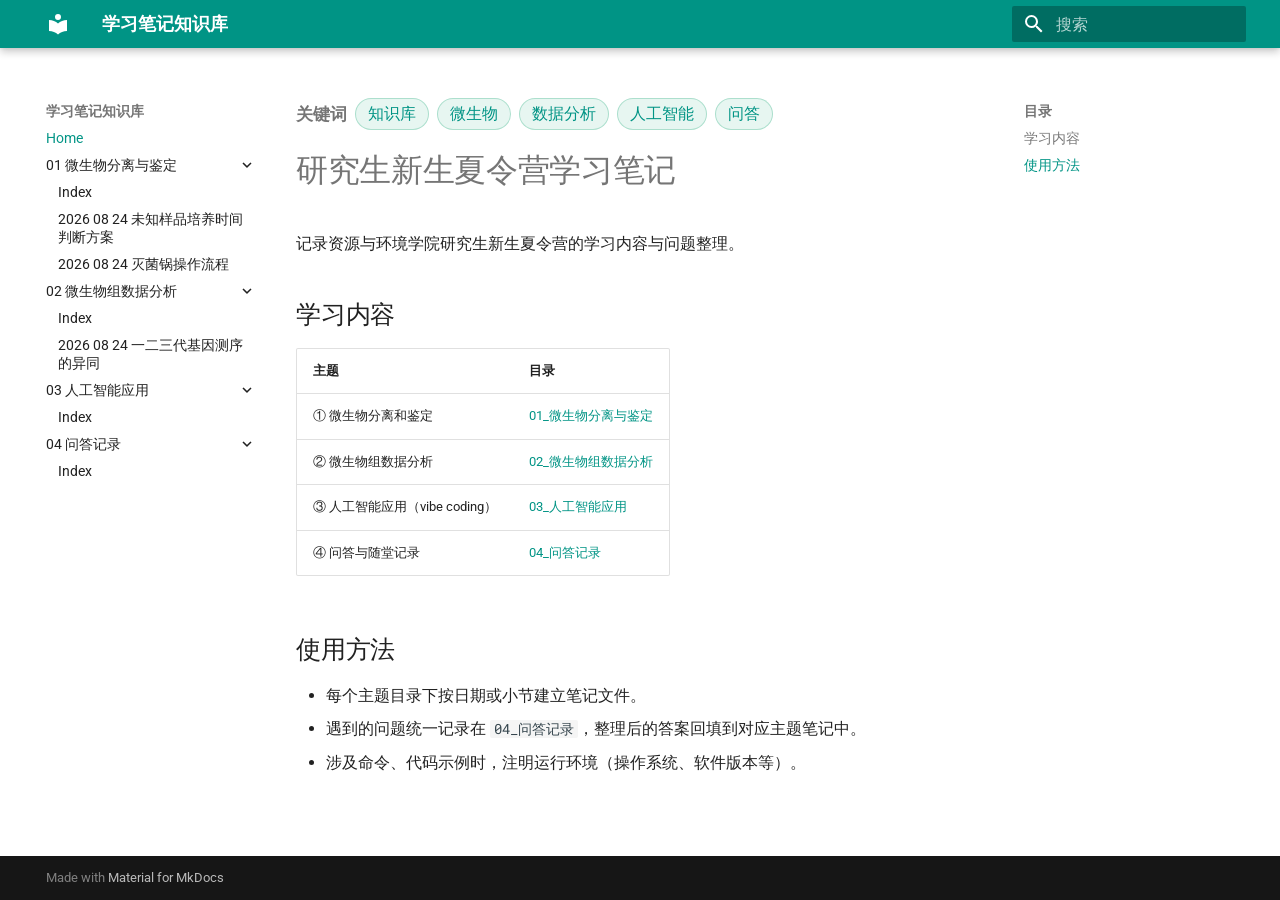
<file: index.html>
<!doctype html>
<html lang="zh" class="no-js">
  <head>
    
      <meta charset="utf-8">
      <meta name="viewport" content="width=device-width,initial-scale=1">
      
      
      
        <link rel="canonical" href="https://Twj1108.github.io/learning-notes/">
      
      
      
        <link rel="next" href="01_%E5%BE%AE%E7%94%9F%E7%89%A9%E5%88%86%E7%A6%BB%E4%B8%8E%E9%89%B4%E5%AE%9A/">
      
      
        
      
      
      <link rel="icon" href="assets/images/favicon.png">
      <meta name="generator" content="mkdocs-1.6.1, mkdocs-material-9.7.7">
    
    
      
        <title>学习笔记知识库</title>
      
    
    
      <link rel="stylesheet" href="assets/stylesheets/main.ec1eaa64.min.css">
      
        
        <link rel="stylesheet" href="assets/stylesheets/palette.ab4e12ef.min.css">
      
      


    
    
      
    
    
      
        
        
        <link rel="preconnect" href="https://fonts.gstatic.com" crossorigin>
        <link rel="stylesheet" href="https://fonts.googleapis.com/css?family=Roboto:300,300i,400,400i,700,700i%7CRoboto+Mono:400,400i,700,700i&display=fallback">
        <style>:root{--md-text-font:"Roboto";--md-code-font:"Roboto Mono"}</style>
      
    
    
      <link rel="stylesheet" href="stylesheets/extra.css">
    
    <script>__md_scope=new URL(".",location),__md_hash=e=>[...e].reduce(((e,_)=>(e<<5)-e+_.charCodeAt(0)),0),__md_get=(e,_=localStorage,t=__md_scope)=>JSON.parse(_.getItem(t.pathname+"."+e)),__md_set=(e,_,t=localStorage,a=__md_scope)=>{try{t.setItem(a.pathname+"."+e,JSON.stringify(_))}catch(e){}}</script>
    
      

    
    
  </head>
  
  
    
    
      
    
    
    
    
    <body dir="ltr" data-md-color-scheme="default" data-md-color-primary="teal" data-md-color-accent="teal">
  
    
    <input class="md-toggle" data-md-toggle="drawer" type="checkbox" id="__drawer" autocomplete="off">
    <input class="md-toggle" data-md-toggle="search" type="checkbox" id="__search" autocomplete="off">
    <label class="md-overlay" for="__drawer"></label>
    <div data-md-component="skip">
      
        
        <a href="#_1" class="md-skip">
          跳转至
        </a>
      
    </div>
    <div data-md-component="announce">
      
    </div>
    
    
      

  

<header class="md-header md-header--shadow" data-md-component="header">
  <nav class="md-header__inner md-grid" aria-label="页眉">
    <a href="." title="学习笔记知识库" class="md-header__button md-logo" aria-label="学习笔记知识库" data-md-component="logo">
      
  
  <svg xmlns="http://www.w3.org/2000/svg" viewBox="0 0 24 24"><path d="M12 8a3 3 0 0 0 3-3 3 3 0 0 0-3-3 3 3 0 0 0-3 3 3 3 0 0 0 3 3m0 3.54C9.64 9.35 6.5 8 3 8v11c3.5 0 6.64 1.35 9 3.54 2.36-2.19 5.5-3.54 9-3.54V8c-3.5 0-6.64 1.35-9 3.54"/></svg>

    </a>
    <label class="md-header__button md-icon" for="__drawer">
      
      <svg xmlns="http://www.w3.org/2000/svg" viewBox="0 0 24 24"><path d="M3 6h18v2H3zm0 5h18v2H3zm0 5h18v2H3z"/></svg>
    </label>
    <div class="md-header__title" data-md-component="header-title">
      <div class="md-header__ellipsis">
        <div class="md-header__topic">
          <span class="md-ellipsis">
            学习笔记知识库
          </span>
        </div>
        <div class="md-header__topic" data-md-component="header-topic">
          <span class="md-ellipsis">
            
              Home
            
          </span>
        </div>
      </div>
    </div>
    
      
        <form class="md-header__option" data-md-component="palette">
  
    
    
    
    <input class="md-option" data-md-color-media="" data-md-color-scheme="default" data-md-color-primary="teal" data-md-color-accent="teal"  aria-hidden="true"  type="radio" name="__palette" id="__palette_0">
    
  
</form>
      
    
    
      <script>var palette=__md_get("__palette");if(palette&&palette.color){if("(prefers-color-scheme)"===palette.color.media){var media=matchMedia("(prefers-color-scheme: light)"),input=document.querySelector(media.matches?"[data-md-color-media='(prefers-color-scheme: light)']":"[data-md-color-media='(prefers-color-scheme: dark)']");palette.color.media=input.getAttribute("data-md-color-media"),palette.color.scheme=input.getAttribute("data-md-color-scheme"),palette.color.primary=input.getAttribute("data-md-color-primary"),palette.color.accent=input.getAttribute("data-md-color-accent")}for(var[key,value]of Object.entries(palette.color))document.body.setAttribute("data-md-color-"+key,value)}</script>
    
    
    
      
      
        <label class="md-header__button md-icon" for="__search">
          
          <svg xmlns="http://www.w3.org/2000/svg" viewBox="0 0 24 24"><path d="M9.5 3A6.5 6.5 0 0 1 16 9.5c0 1.61-.59 3.09-1.56 4.23l.27.27h.79l5 5-1.5 1.5-5-5v-.79l-.27-.27A6.52 6.52 0 0 1 9.5 16 6.5 6.5 0 0 1 3 9.5 6.5 6.5 0 0 1 9.5 3m0 2C7 5 5 7 5 9.5S7 14 9.5 14 14 12 14 9.5 12 5 9.5 5"/></svg>
        </label>
        <div class="md-search" data-md-component="search" role="dialog">
  <label class="md-search__overlay" for="__search"></label>
  <div class="md-search__inner" role="search">
    <form class="md-search__form" name="search">
      <input type="text" class="md-search__input" name="query" aria-label="搜索" placeholder="搜索" autocapitalize="off" autocorrect="off" autocomplete="off" spellcheck="false" data-md-component="search-query" required>
      <label class="md-search__icon md-icon" for="__search">
        
        <svg xmlns="http://www.w3.org/2000/svg" viewBox="0 0 24 24"><path d="M9.5 3A6.5 6.5 0 0 1 16 9.5c0 1.61-.59 3.09-1.56 4.23l.27.27h.79l5 5-1.5 1.5-5-5v-.79l-.27-.27A6.52 6.52 0 0 1 9.5 16 6.5 6.5 0 0 1 3 9.5 6.5 6.5 0 0 1 9.5 3m0 2C7 5 5 7 5 9.5S7 14 9.5 14 14 12 14 9.5 12 5 9.5 5"/></svg>
        
        <svg xmlns="http://www.w3.org/2000/svg" viewBox="0 0 24 24"><path d="M20 11v2H8l5.5 5.5-1.42 1.42L4.16 12l7.92-7.92L13.5 5.5 8 11z"/></svg>
      </label>
      <nav class="md-search__options" aria-label="查找">
        
        <button type="reset" class="md-search__icon md-icon" title="清空当前内容" aria-label="清空当前内容" tabindex="-1">
          
          <svg xmlns="http://www.w3.org/2000/svg" viewBox="0 0 24 24"><path d="M19 6.41 17.59 5 12 10.59 6.41 5 5 6.41 10.59 12 5 17.59 6.41 19 12 13.41 17.59 19 19 17.59 13.41 12z"/></svg>
        </button>
      </nav>
      
    </form>
    <div class="md-search__output">
      <div class="md-search__scrollwrap" tabindex="0" data-md-scrollfix>
        <div class="md-search-result" data-md-component="search-result">
          <div class="md-search-result__meta">
            正在初始化搜索引擎
          </div>
          <ol class="md-search-result__list" role="presentation"></ol>
        </div>
      </div>
    </div>
  </div>
</div>
      
    
    
  </nav>
  
</header>
    
    <div class="md-container" data-md-component="container">
      
      
        
          
        
      
      <main class="md-main" data-md-component="main">
        <div class="md-main__inner md-grid">
          
            
              
              <div class="md-sidebar md-sidebar--primary" data-md-component="sidebar" data-md-type="navigation" >
                <div class="md-sidebar__scrollwrap">
                  <div class="md-sidebar__inner">
                    



<nav class="md-nav md-nav--primary" aria-label="导航栏" data-md-level="0">
  <label class="md-nav__title" for="__drawer">
    <a href="." title="学习笔记知识库" class="md-nav__button md-logo" aria-label="学习笔记知识库" data-md-component="logo">
      
  
  <svg xmlns="http://www.w3.org/2000/svg" viewBox="0 0 24 24"><path d="M12 8a3 3 0 0 0 3-3 3 3 0 0 0-3-3 3 3 0 0 0-3 3 3 3 0 0 0 3 3m0 3.54C9.64 9.35 6.5 8 3 8v11c3.5 0 6.64 1.35 9 3.54 2.36-2.19 5.5-3.54 9-3.54V8c-3.5 0-6.64 1.35-9 3.54"/></svg>

    </a>
    学习笔记知识库
  </label>
  
  <ul class="md-nav__list" data-md-scrollfix>
    
      
      
  
  
    
  
  
  
    <li class="md-nav__item md-nav__item--active">
      
      <input class="md-nav__toggle md-toggle" type="checkbox" id="__toc">
      
      
        
      
      
        <label class="md-nav__link md-nav__link--active" for="__toc">
          
  
  
  <span class="md-ellipsis">
    
  
    Home
  

    
  </span>
  
  

          <span class="md-nav__icon md-icon"></span>
        </label>
      
      <a href="." class="md-nav__link md-nav__link--active">
        
  
  
  <span class="md-ellipsis">
    
  
    Home
  

    
  </span>
  
  

      </a>
      
        

<nav class="md-nav md-nav--secondary" aria-label="目录">
  
  
  
    
  
  
    <label class="md-nav__title" for="__toc">
      <span class="md-nav__icon md-icon"></span>
      目录
    </label>
    <ul class="md-nav__list" data-md-component="toc" data-md-scrollfix>
      
        <li class="md-nav__item">
  <a href="#_2" class="md-nav__link">
    <span class="md-ellipsis">
      
        学习内容
      
    </span>
  </a>
  
</li>
      
        <li class="md-nav__item">
  <a href="#_3" class="md-nav__link">
    <span class="md-ellipsis">
      
        使用方法
      
    </span>
  </a>
  
</li>
      
    </ul>
  
</nav>
      
    </li>
  

    
      
      
  
  
  
  
    
    
    
    
    
    <li class="md-nav__item md-nav__item--nested">
      
        
        
          
        
        <input class="md-nav__toggle md-toggle md-toggle--indeterminate" type="checkbox" id="__nav_2" >
        
          
          <label class="md-nav__link" for="__nav_2" id="__nav_2_label" tabindex="0">
            
  
  
  <span class="md-ellipsis">
    
  
    01 微生物分离与鉴定
  

    
  </span>
  
  

            <span class="md-nav__icon md-icon"></span>
          </label>
        
        <nav class="md-nav" data-md-level="1" aria-labelledby="__nav_2_label" aria-expanded="false">
          <label class="md-nav__title" for="__nav_2">
            <span class="md-nav__icon md-icon"></span>
            
  
    01 微生物分离与鉴定
  

          </label>
          <ul class="md-nav__list" data-md-scrollfix>
            
              
                
  
  
  
  
    <li class="md-nav__item">
      <a href="01_%E5%BE%AE%E7%94%9F%E7%89%A9%E5%88%86%E7%A6%BB%E4%B8%8E%E9%89%B4%E5%AE%9A/" class="md-nav__link">
        
  
  
  <span class="md-ellipsis">
    
  
    Index
  

    
  </span>
  
  

      </a>
    </li>
  

              
            
              
                
  
  
  
  
    <li class="md-nav__item">
      <a href="01_%E5%BE%AE%E7%94%9F%E7%89%A9%E5%88%86%E7%A6%BB%E4%B8%8E%E9%89%B4%E5%AE%9A/2026-08-24-%E6%9C%AA%E7%9F%A5%E6%A0%B7%E5%93%81%E5%9F%B9%E5%85%BB%E6%97%B6%E9%97%B4%E5%88%A4%E6%96%AD%E6%96%B9%E6%A1%88/" class="md-nav__link">
        
  
  
  <span class="md-ellipsis">
    
  
    2026 08 24 未知样品培养时间判断方案
  

    
  </span>
  
  

      </a>
    </li>
  

              
            
              
                
  
  
  
  
    <li class="md-nav__item">
      <a href="01_%E5%BE%AE%E7%94%9F%E7%89%A9%E5%88%86%E7%A6%BB%E4%B8%8E%E9%89%B4%E5%AE%9A/2026-08-24-%E7%81%AD%E8%8F%8C%E9%94%85%E6%93%8D%E4%BD%9C%E6%B5%81%E7%A8%8B/" class="md-nav__link">
        
  
  
  <span class="md-ellipsis">
    
  
    2026 08 24 灭菌锅操作流程
  

    
  </span>
  
  

      </a>
    </li>
  

              
            
          </ul>
        </nav>
      
    </li>
  

    
      
      
  
  
  
  
    
    
    
    
    
    <li class="md-nav__item md-nav__item--nested">
      
        
        
          
        
        <input class="md-nav__toggle md-toggle md-toggle--indeterminate" type="checkbox" id="__nav_3" >
        
          
          <label class="md-nav__link" for="__nav_3" id="__nav_3_label" tabindex="0">
            
  
  
  <span class="md-ellipsis">
    
  
    02 微生物组数据分析
  

    
  </span>
  
  

            <span class="md-nav__icon md-icon"></span>
          </label>
        
        <nav class="md-nav" data-md-level="1" aria-labelledby="__nav_3_label" aria-expanded="false">
          <label class="md-nav__title" for="__nav_3">
            <span class="md-nav__icon md-icon"></span>
            
  
    02 微生物组数据分析
  

          </label>
          <ul class="md-nav__list" data-md-scrollfix>
            
              
                
  
  
  
  
    <li class="md-nav__item">
      <a href="02_%E5%BE%AE%E7%94%9F%E7%89%A9%E7%BB%84%E6%95%B0%E6%8D%AE%E5%88%86%E6%9E%90/" class="md-nav__link">
        
  
  
  <span class="md-ellipsis">
    
  
    Index
  

    
  </span>
  
  

      </a>
    </li>
  

              
            
              
                
  
  
  
  
    <li class="md-nav__item">
      <a href="02_%E5%BE%AE%E7%94%9F%E7%89%A9%E7%BB%84%E6%95%B0%E6%8D%AE%E5%88%86%E6%9E%90/2026-08-24-%E4%B8%80%E4%BA%8C%E4%B8%89%E4%BB%A3%E5%9F%BA%E5%9B%A0%E6%B5%8B%E5%BA%8F%E7%9A%84%E5%BC%82%E5%90%8C/" class="md-nav__link">
        
  
  
  <span class="md-ellipsis">
    
  
    2026 08 24 一二三代基因测序的异同
  

    
  </span>
  
  

      </a>
    </li>
  

              
            
          </ul>
        </nav>
      
    </li>
  

    
      
      
  
  
  
  
    
    
    
    
    
    <li class="md-nav__item md-nav__item--nested">
      
        
        
          
        
        <input class="md-nav__toggle md-toggle md-toggle--indeterminate" type="checkbox" id="__nav_4" >
        
          
          <label class="md-nav__link" for="__nav_4" id="__nav_4_label" tabindex="0">
            
  
  
  <span class="md-ellipsis">
    
  
    03 人工智能应用
  

    
  </span>
  
  

            <span class="md-nav__icon md-icon"></span>
          </label>
        
        <nav class="md-nav" data-md-level="1" aria-labelledby="__nav_4_label" aria-expanded="false">
          <label class="md-nav__title" for="__nav_4">
            <span class="md-nav__icon md-icon"></span>
            
  
    03 人工智能应用
  

          </label>
          <ul class="md-nav__list" data-md-scrollfix>
            
              
                
  
  
  
  
    <li class="md-nav__item">
      <a href="03_%E4%BA%BA%E5%B7%A5%E6%99%BA%E8%83%BD%E5%BA%94%E7%94%A8/" class="md-nav__link">
        
  
  
  <span class="md-ellipsis">
    
  
    Index
  

    
  </span>
  
  

      </a>
    </li>
  

              
            
          </ul>
        </nav>
      
    </li>
  

    
      
      
  
  
  
  
    
    
    
    
    
    <li class="md-nav__item md-nav__item--nested">
      
        
        
          
        
        <input class="md-nav__toggle md-toggle md-toggle--indeterminate" type="checkbox" id="__nav_5" >
        
          
          <label class="md-nav__link" for="__nav_5" id="__nav_5_label" tabindex="0">
            
  
  
  <span class="md-ellipsis">
    
  
    04 问答记录
  

    
  </span>
  
  

            <span class="md-nav__icon md-icon"></span>
          </label>
        
        <nav class="md-nav" data-md-level="1" aria-labelledby="__nav_5_label" aria-expanded="false">
          <label class="md-nav__title" for="__nav_5">
            <span class="md-nav__icon md-icon"></span>
            
  
    04 问答记录
  

          </label>
          <ul class="md-nav__list" data-md-scrollfix>
            
              
                
  
  
  
  
    <li class="md-nav__item">
      <a href="04_%E9%97%AE%E7%AD%94%E8%AE%B0%E5%BD%95/" class="md-nav__link">
        
  
  
  <span class="md-ellipsis">
    
  
    Index
  

    
  </span>
  
  

      </a>
    </li>
  

              
            
          </ul>
        </nav>
      
    </li>
  

    
  </ul>
</nav>
                  </div>
                </div>
              </div>
            
            
              
              <div class="md-sidebar md-sidebar--secondary" data-md-component="sidebar" data-md-type="toc" >
                <div class="md-sidebar__scrollwrap">
                  <div class="md-sidebar__inner">
                    

<nav class="md-nav md-nav--secondary" aria-label="目录">
  
  
  
    
  
  
    <label class="md-nav__title" for="__toc">
      <span class="md-nav__icon md-icon"></span>
      目录
    </label>
    <ul class="md-nav__list" data-md-component="toc" data-md-scrollfix>
      
        <li class="md-nav__item">
  <a href="#_2" class="md-nav__link">
    <span class="md-ellipsis">
      
        学习内容
      
    </span>
  </a>
  
</li>
      
        <li class="md-nav__item">
  <a href="#_3" class="md-nav__link">
    <span class="md-ellipsis">
      
        使用方法
      
    </span>
  </a>
  
</li>
      
    </ul>
  
</nav>
                  </div>
                </div>
              </div>
            
          
          
            <div class="md-content" data-md-component="content">
              
              <article class="md-content__inner md-typeset">
                
                  



<div class="kw-row"><span class="kw-label">关键词</span><a class="kw-chip" href="https://Twj1108.github.io/learning-notes/?q=%E7%9F%A5%E8%AF%86%E5%BA%93">知识库</a><a class="kw-chip" href="https://Twj1108.github.io/learning-notes/?q=%E5%BE%AE%E7%94%9F%E7%89%A9">微生物</a><a class="kw-chip" href="https://Twj1108.github.io/learning-notes/?q=%E6%95%B0%E6%8D%AE%E5%88%86%E6%9E%90">数据分析</a><a class="kw-chip" href="https://Twj1108.github.io/learning-notes/?q=%E4%BA%BA%E5%B7%A5%E6%99%BA%E8%83%BD">人工智能</a><a class="kw-chip" href="https://Twj1108.github.io/learning-notes/?q=%E9%97%AE%E7%AD%94">问答</a></div>

<h1 id="_1">研究生新生夏令营学习笔记<a class="headerlink" href="#_1" title="Permanent link">&para;</a></h1>
<p>记录资源与环境学院研究生新生夏令营的学习内容与问题整理。</p>
<h2 id="_2">学习内容<a class="headerlink" href="#_2" title="Permanent link">&para;</a></h2>
<table>
<thead>
<tr>
<th>主题</th>
<th>目录</th>
</tr>
</thead>
<tbody>
<tr>
<td>① 微生物分离和鉴定</td>
<td><a href="01_%E5%BE%AE%E7%94%9F%E7%89%A9%E5%88%86%E7%A6%BB%E4%B8%8E%E9%89%B4%E5%AE%9A/">01_微生物分离与鉴定</a></td>
</tr>
<tr>
<td>② 微生物组数据分析</td>
<td><a href="02_%E5%BE%AE%E7%94%9F%E7%89%A9%E7%BB%84%E6%95%B0%E6%8D%AE%E5%88%86%E6%9E%90/">02_微生物组数据分析</a></td>
</tr>
<tr>
<td>③ 人工智能应用（vibe coding）</td>
<td><a href="03_%E4%BA%BA%E5%B7%A5%E6%99%BA%E8%83%BD%E5%BA%94%E7%94%A8/">03_人工智能应用</a></td>
</tr>
<tr>
<td>④ 问答与随堂记录</td>
<td><a href="04_%E9%97%AE%E7%AD%94%E8%AE%B0%E5%BD%95/">04_问答记录</a></td>
</tr>
</tbody>
</table>
<h2 id="_3">使用方法<a class="headerlink" href="#_3" title="Permanent link">&para;</a></h2>
<ul>
<li>每个主题目录下按日期或小节建立笔记文件。</li>
<li>遇到的问题统一记录在 <code>04_问答记录</code>，整理后的答案回填到对应主题笔记中。</li>
<li>涉及命令、代码示例时，注明运行环境（操作系统、软件版本等）。</li>
</ul>







  
  






                
              </article>
            </div>
          
          
<script>var target=document.getElementById(location.hash.slice(1));target&&target.name&&(target.checked=target.name.startsWith("__tabbed_"))</script>
        </div>
        
          <button type="button" class="md-top md-icon" data-md-component="top" hidden>
  
  <svg xmlns="http://www.w3.org/2000/svg" viewBox="0 0 24 24"><path d="M13 20h-2V8l-5.5 5.5-1.42-1.42L12 4.16l7.92 7.92-1.42 1.42L13 8z"/></svg>
  回到页面顶部
</button>
        
      </main>
      
        <footer class="md-footer">
  
  <div class="md-footer-meta md-typeset">
    <div class="md-footer-meta__inner md-grid">
      <div class="md-copyright">
  
  
    Made with
    <a href="https://squidfunk.github.io/mkdocs-material/" target="_blank" rel="noopener">
      Material for MkDocs
    </a>
  
</div>
      
    </div>
  </div>
</footer>
      
    </div>
    <div class="md-dialog" data-md-component="dialog">
      <div class="md-dialog__inner md-typeset"></div>
    </div>
    
    
    
      
      
      <script id="__config" type="application/json">{"annotate": null, "base": ".", "features": ["navigation.expand", "navigation.top", "search.highlight", "content.code.copy"], "search": "assets/javascripts/workers/search.2c215733.min.js", "tags": null, "translations": {"clipboard.copied": "\u5df2\u590d\u5236", "clipboard.copy": "\u590d\u5236", "search.result.more.one": "\u5728\u8be5\u9875\u4e0a\u8fd8\u6709 1 \u4e2a\u7b26\u5408\u6761\u4ef6\u7684\u7ed3\u679c", "search.result.more.other": "\u5728\u8be5\u9875\u4e0a\u8fd8\u6709 # \u4e2a\u7b26\u5408\u6761\u4ef6\u7684\u7ed3\u679c", "search.result.none": "\u6ca1\u6709\u627e\u5230\u7b26\u5408\u6761\u4ef6\u7684\u7ed3\u679c", "search.result.one": "\u627e\u5230 1 \u4e2a\u7b26\u5408\u6761\u4ef6\u7684\u7ed3\u679c", "search.result.other": "# \u4e2a\u7b26\u5408\u6761\u4ef6\u7684\u7ed3\u679c", "search.result.placeholder": "\u952e\u5165\u4ee5\u5f00\u59cb\u641c\u7d22", "search.result.term.missing": "\u7f3a\u5c11", "select.version": "\u9009\u62e9\u5f53\u524d\u7248\u672c"}, "version": null}</script>
    
    
      <script src="assets/javascripts/bundle.d7400e89.min.js"></script>
      
    
  </body>
</html>
</file>
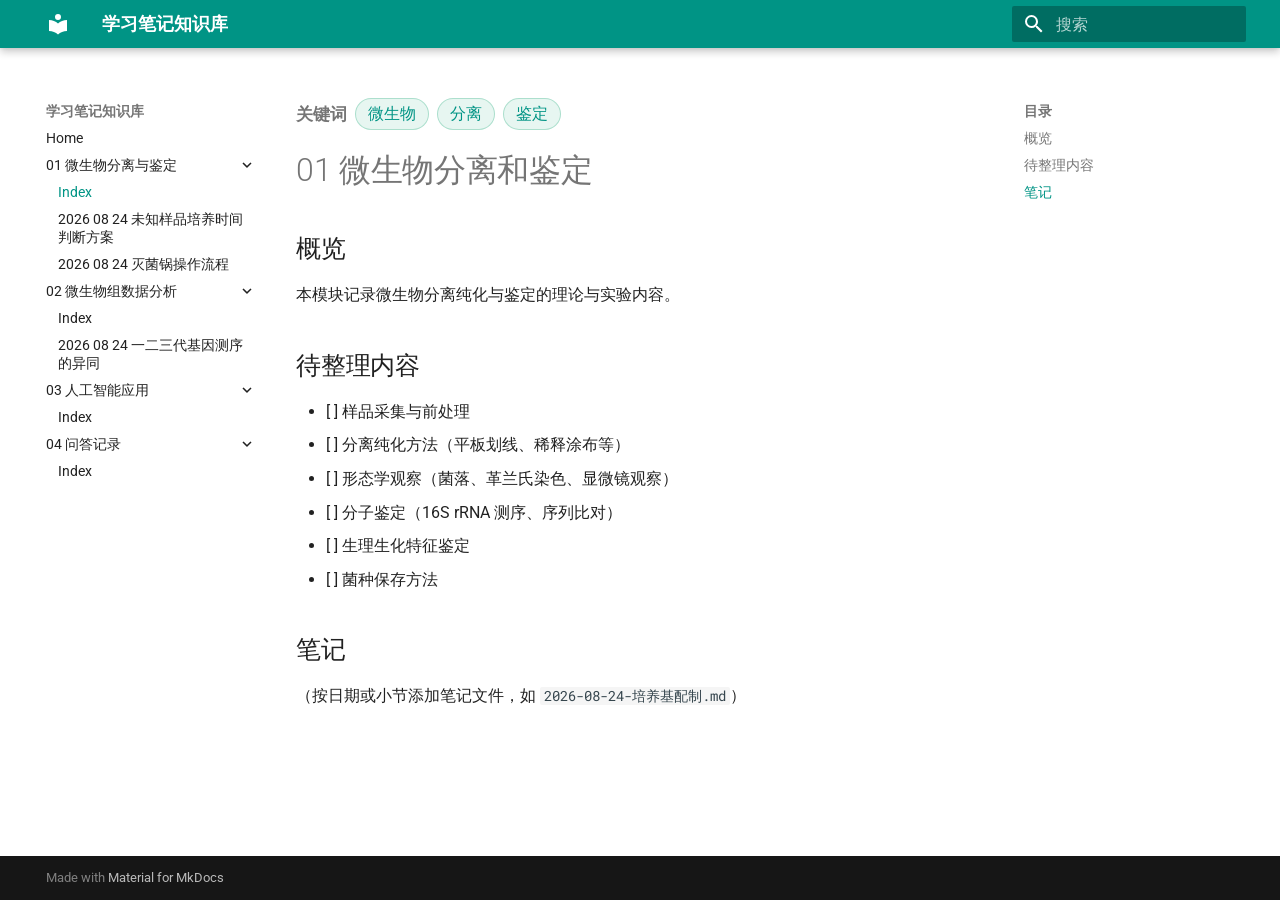
<file: 01_微生物分离与鉴定/index.html>
<!doctype html>
<html lang="zh" class="no-js">
  <head>
    
      <meta charset="utf-8">
      <meta name="viewport" content="width=device-width,initial-scale=1">
      
      
      
        <link rel="canonical" href="https://Twj1108.github.io/learning-notes/01_%E5%BE%AE%E7%94%9F%E7%89%A9%E5%88%86%E7%A6%BB%E4%B8%8E%E9%89%B4%E5%AE%9A/">
      
      
        <link rel="prev" href="..">
      
      
        <link rel="next" href="2026-08-24-%E6%9C%AA%E7%9F%A5%E6%A0%B7%E5%93%81%E5%9F%B9%E5%85%BB%E6%97%B6%E9%97%B4%E5%88%A4%E6%96%AD%E6%96%B9%E6%A1%88/">
      
      
        
      
      
      <link rel="icon" href="../assets/images/favicon.png">
      <meta name="generator" content="mkdocs-1.6.1, mkdocs-material-9.7.7">
    
    
      
        <title>Index - 学习笔记知识库</title>
      
    
    
      <link rel="stylesheet" href="../assets/stylesheets/main.ec1eaa64.min.css">
      
        
        <link rel="stylesheet" href="../assets/stylesheets/palette.ab4e12ef.min.css">
      
      


    
    
      
    
    
      
        
        
        <link rel="preconnect" href="https://fonts.gstatic.com" crossorigin>
        <link rel="stylesheet" href="https://fonts.googleapis.com/css?family=Roboto:300,300i,400,400i,700,700i%7CRoboto+Mono:400,400i,700,700i&display=fallback">
        <style>:root{--md-text-font:"Roboto";--md-code-font:"Roboto Mono"}</style>
      
    
    
      <link rel="stylesheet" href="../stylesheets/extra.css">
    
    <script>__md_scope=new URL("..",location),__md_hash=e=>[...e].reduce(((e,_)=>(e<<5)-e+_.charCodeAt(0)),0),__md_get=(e,_=localStorage,t=__md_scope)=>JSON.parse(_.getItem(t.pathname+"."+e)),__md_set=(e,_,t=localStorage,a=__md_scope)=>{try{t.setItem(a.pathname+"."+e,JSON.stringify(_))}catch(e){}}</script>
    
      

    
    
  </head>
  
  
    
    
      
    
    
    
    
    <body dir="ltr" data-md-color-scheme="default" data-md-color-primary="teal" data-md-color-accent="teal">
  
    
    <input class="md-toggle" data-md-toggle="drawer" type="checkbox" id="__drawer" autocomplete="off">
    <input class="md-toggle" data-md-toggle="search" type="checkbox" id="__search" autocomplete="off">
    <label class="md-overlay" for="__drawer"></label>
    <div data-md-component="skip">
      
        
        <a href="#01" class="md-skip">
          跳转至
        </a>
      
    </div>
    <div data-md-component="announce">
      
    </div>
    
    
      

  

<header class="md-header md-header--shadow" data-md-component="header">
  <nav class="md-header__inner md-grid" aria-label="页眉">
    <a href=".." title="学习笔记知识库" class="md-header__button md-logo" aria-label="学习笔记知识库" data-md-component="logo">
      
  
  <svg xmlns="http://www.w3.org/2000/svg" viewBox="0 0 24 24"><path d="M12 8a3 3 0 0 0 3-3 3 3 0 0 0-3-3 3 3 0 0 0-3 3 3 3 0 0 0 3 3m0 3.54C9.64 9.35 6.5 8 3 8v11c3.5 0 6.64 1.35 9 3.54 2.36-2.19 5.5-3.54 9-3.54V8c-3.5 0-6.64 1.35-9 3.54"/></svg>

    </a>
    <label class="md-header__button md-icon" for="__drawer">
      
      <svg xmlns="http://www.w3.org/2000/svg" viewBox="0 0 24 24"><path d="M3 6h18v2H3zm0 5h18v2H3zm0 5h18v2H3z"/></svg>
    </label>
    <div class="md-header__title" data-md-component="header-title">
      <div class="md-header__ellipsis">
        <div class="md-header__topic">
          <span class="md-ellipsis">
            学习笔记知识库
          </span>
        </div>
        <div class="md-header__topic" data-md-component="header-topic">
          <span class="md-ellipsis">
            
              Index
            
          </span>
        </div>
      </div>
    </div>
    
      
        <form class="md-header__option" data-md-component="palette">
  
    
    
    
    <input class="md-option" data-md-color-media="" data-md-color-scheme="default" data-md-color-primary="teal" data-md-color-accent="teal"  aria-hidden="true"  type="radio" name="__palette" id="__palette_0">
    
  
</form>
      
    
    
      <script>var palette=__md_get("__palette");if(palette&&palette.color){if("(prefers-color-scheme)"===palette.color.media){var media=matchMedia("(prefers-color-scheme: light)"),input=document.querySelector(media.matches?"[data-md-color-media='(prefers-color-scheme: light)']":"[data-md-color-media='(prefers-color-scheme: dark)']");palette.color.media=input.getAttribute("data-md-color-media"),palette.color.scheme=input.getAttribute("data-md-color-scheme"),palette.color.primary=input.getAttribute("data-md-color-primary"),palette.color.accent=input.getAttribute("data-md-color-accent")}for(var[key,value]of Object.entries(palette.color))document.body.setAttribute("data-md-color-"+key,value)}</script>
    
    
    
      
      
        <label class="md-header__button md-icon" for="__search">
          
          <svg xmlns="http://www.w3.org/2000/svg" viewBox="0 0 24 24"><path d="M9.5 3A6.5 6.5 0 0 1 16 9.5c0 1.61-.59 3.09-1.56 4.23l.27.27h.79l5 5-1.5 1.5-5-5v-.79l-.27-.27A6.52 6.52 0 0 1 9.5 16 6.5 6.5 0 0 1 3 9.5 6.5 6.5 0 0 1 9.5 3m0 2C7 5 5 7 5 9.5S7 14 9.5 14 14 12 14 9.5 12 5 9.5 5"/></svg>
        </label>
        <div class="md-search" data-md-component="search" role="dialog">
  <label class="md-search__overlay" for="__search"></label>
  <div class="md-search__inner" role="search">
    <form class="md-search__form" name="search">
      <input type="text" class="md-search__input" name="query" aria-label="搜索" placeholder="搜索" autocapitalize="off" autocorrect="off" autocomplete="off" spellcheck="false" data-md-component="search-query" required>
      <label class="md-search__icon md-icon" for="__search">
        
        <svg xmlns="http://www.w3.org/2000/svg" viewBox="0 0 24 24"><path d="M9.5 3A6.5 6.5 0 0 1 16 9.5c0 1.61-.59 3.09-1.56 4.23l.27.27h.79l5 5-1.5 1.5-5-5v-.79l-.27-.27A6.52 6.52 0 0 1 9.5 16 6.5 6.5 0 0 1 3 9.5 6.5 6.5 0 0 1 9.5 3m0 2C7 5 5 7 5 9.5S7 14 9.5 14 14 12 14 9.5 12 5 9.5 5"/></svg>
        
        <svg xmlns="http://www.w3.org/2000/svg" viewBox="0 0 24 24"><path d="M20 11v2H8l5.5 5.5-1.42 1.42L4.16 12l7.92-7.92L13.5 5.5 8 11z"/></svg>
      </label>
      <nav class="md-search__options" aria-label="查找">
        
        <button type="reset" class="md-search__icon md-icon" title="清空当前内容" aria-label="清空当前内容" tabindex="-1">
          
          <svg xmlns="http://www.w3.org/2000/svg" viewBox="0 0 24 24"><path d="M19 6.41 17.59 5 12 10.59 6.41 5 5 6.41 10.59 12 5 17.59 6.41 19 12 13.41 17.59 19 19 17.59 13.41 12z"/></svg>
        </button>
      </nav>
      
    </form>
    <div class="md-search__output">
      <div class="md-search__scrollwrap" tabindex="0" data-md-scrollfix>
        <div class="md-search-result" data-md-component="search-result">
          <div class="md-search-result__meta">
            正在初始化搜索引擎
          </div>
          <ol class="md-search-result__list" role="presentation"></ol>
        </div>
      </div>
    </div>
  </div>
</div>
      
    
    
  </nav>
  
</header>
    
    <div class="md-container" data-md-component="container">
      
      
        
          
        
      
      <main class="md-main" data-md-component="main">
        <div class="md-main__inner md-grid">
          
            
              
              <div class="md-sidebar md-sidebar--primary" data-md-component="sidebar" data-md-type="navigation" >
                <div class="md-sidebar__scrollwrap">
                  <div class="md-sidebar__inner">
                    



<nav class="md-nav md-nav--primary" aria-label="导航栏" data-md-level="0">
  <label class="md-nav__title" for="__drawer">
    <a href=".." title="学习笔记知识库" class="md-nav__button md-logo" aria-label="学习笔记知识库" data-md-component="logo">
      
  
  <svg xmlns="http://www.w3.org/2000/svg" viewBox="0 0 24 24"><path d="M12 8a3 3 0 0 0 3-3 3 3 0 0 0-3-3 3 3 0 0 0-3 3 3 3 0 0 0 3 3m0 3.54C9.64 9.35 6.5 8 3 8v11c3.5 0 6.64 1.35 9 3.54 2.36-2.19 5.5-3.54 9-3.54V8c-3.5 0-6.64 1.35-9 3.54"/></svg>

    </a>
    学习笔记知识库
  </label>
  
  <ul class="md-nav__list" data-md-scrollfix>
    
      
      
  
  
  
  
    <li class="md-nav__item">
      <a href=".." class="md-nav__link">
        
  
  
  <span class="md-ellipsis">
    
  
    Home
  

    
  </span>
  
  

      </a>
    </li>
  

    
      
      
  
  
    
  
  
  
    
    
    
    
    
    <li class="md-nav__item md-nav__item--active md-nav__item--nested">
      
        
        
        <input class="md-nav__toggle md-toggle " type="checkbox" id="__nav_2" checked>
        
          
          <label class="md-nav__link" for="__nav_2" id="__nav_2_label" tabindex="0">
            
  
  
  <span class="md-ellipsis">
    
  
    01 微生物分离与鉴定
  

    
  </span>
  
  

            <span class="md-nav__icon md-icon"></span>
          </label>
        
        <nav class="md-nav" data-md-level="1" aria-labelledby="__nav_2_label" aria-expanded="true">
          <label class="md-nav__title" for="__nav_2">
            <span class="md-nav__icon md-icon"></span>
            
  
    01 微生物分离与鉴定
  

          </label>
          <ul class="md-nav__list" data-md-scrollfix>
            
              
                
  
  
    
  
  
  
    <li class="md-nav__item md-nav__item--active">
      
      <input class="md-nav__toggle md-toggle" type="checkbox" id="__toc">
      
      
        
      
      
        <label class="md-nav__link md-nav__link--active" for="__toc">
          
  
  
  <span class="md-ellipsis">
    
  
    Index
  

    
  </span>
  
  

          <span class="md-nav__icon md-icon"></span>
        </label>
      
      <a href="./" class="md-nav__link md-nav__link--active">
        
  
  
  <span class="md-ellipsis">
    
  
    Index
  

    
  </span>
  
  

      </a>
      
        

<nav class="md-nav md-nav--secondary" aria-label="目录">
  
  
  
    
  
  
    <label class="md-nav__title" for="__toc">
      <span class="md-nav__icon md-icon"></span>
      目录
    </label>
    <ul class="md-nav__list" data-md-component="toc" data-md-scrollfix>
      
        <li class="md-nav__item">
  <a href="#_1" class="md-nav__link">
    <span class="md-ellipsis">
      
        概览
      
    </span>
  </a>
  
</li>
      
        <li class="md-nav__item">
  <a href="#_2" class="md-nav__link">
    <span class="md-ellipsis">
      
        待整理内容
      
    </span>
  </a>
  
</li>
      
        <li class="md-nav__item">
  <a href="#_3" class="md-nav__link">
    <span class="md-ellipsis">
      
        笔记
      
    </span>
  </a>
  
</li>
      
    </ul>
  
</nav>
      
    </li>
  

              
            
              
                
  
  
  
  
    <li class="md-nav__item">
      <a href="2026-08-24-%E6%9C%AA%E7%9F%A5%E6%A0%B7%E5%93%81%E5%9F%B9%E5%85%BB%E6%97%B6%E9%97%B4%E5%88%A4%E6%96%AD%E6%96%B9%E6%A1%88/" class="md-nav__link">
        
  
  
  <span class="md-ellipsis">
    
  
    2026 08 24 未知样品培养时间判断方案
  

    
  </span>
  
  

      </a>
    </li>
  

              
            
              
                
  
  
  
  
    <li class="md-nav__item">
      <a href="2026-08-24-%E7%81%AD%E8%8F%8C%E9%94%85%E6%93%8D%E4%BD%9C%E6%B5%81%E7%A8%8B/" class="md-nav__link">
        
  
  
  <span class="md-ellipsis">
    
  
    2026 08 24 灭菌锅操作流程
  

    
  </span>
  
  

      </a>
    </li>
  

              
            
          </ul>
        </nav>
      
    </li>
  

    
      
      
  
  
  
  
    
    
    
    
    
    <li class="md-nav__item md-nav__item--nested">
      
        
        
          
        
        <input class="md-nav__toggle md-toggle md-toggle--indeterminate" type="checkbox" id="__nav_3" >
        
          
          <label class="md-nav__link" for="__nav_3" id="__nav_3_label" tabindex="0">
            
  
  
  <span class="md-ellipsis">
    
  
    02 微生物组数据分析
  

    
  </span>
  
  

            <span class="md-nav__icon md-icon"></span>
          </label>
        
        <nav class="md-nav" data-md-level="1" aria-labelledby="__nav_3_label" aria-expanded="false">
          <label class="md-nav__title" for="__nav_3">
            <span class="md-nav__icon md-icon"></span>
            
  
    02 微生物组数据分析
  

          </label>
          <ul class="md-nav__list" data-md-scrollfix>
            
              
                
  
  
  
  
    <li class="md-nav__item">
      <a href="../02_%E5%BE%AE%E7%94%9F%E7%89%A9%E7%BB%84%E6%95%B0%E6%8D%AE%E5%88%86%E6%9E%90/" class="md-nav__link">
        
  
  
  <span class="md-ellipsis">
    
  
    Index
  

    
  </span>
  
  

      </a>
    </li>
  

              
            
              
                
  
  
  
  
    <li class="md-nav__item">
      <a href="../02_%E5%BE%AE%E7%94%9F%E7%89%A9%E7%BB%84%E6%95%B0%E6%8D%AE%E5%88%86%E6%9E%90/2026-08-24-%E4%B8%80%E4%BA%8C%E4%B8%89%E4%BB%A3%E5%9F%BA%E5%9B%A0%E6%B5%8B%E5%BA%8F%E7%9A%84%E5%BC%82%E5%90%8C/" class="md-nav__link">
        
  
  
  <span class="md-ellipsis">
    
  
    2026 08 24 一二三代基因测序的异同
  

    
  </span>
  
  

      </a>
    </li>
  

              
            
          </ul>
        </nav>
      
    </li>
  

    
      
      
  
  
  
  
    
    
    
    
    
    <li class="md-nav__item md-nav__item--nested">
      
        
        
          
        
        <input class="md-nav__toggle md-toggle md-toggle--indeterminate" type="checkbox" id="__nav_4" >
        
          
          <label class="md-nav__link" for="__nav_4" id="__nav_4_label" tabindex="0">
            
  
  
  <span class="md-ellipsis">
    
  
    03 人工智能应用
  

    
  </span>
  
  

            <span class="md-nav__icon md-icon"></span>
          </label>
        
        <nav class="md-nav" data-md-level="1" aria-labelledby="__nav_4_label" aria-expanded="false">
          <label class="md-nav__title" for="__nav_4">
            <span class="md-nav__icon md-icon"></span>
            
  
    03 人工智能应用
  

          </label>
          <ul class="md-nav__list" data-md-scrollfix>
            
              
                
  
  
  
  
    <li class="md-nav__item">
      <a href="../03_%E4%BA%BA%E5%B7%A5%E6%99%BA%E8%83%BD%E5%BA%94%E7%94%A8/" class="md-nav__link">
        
  
  
  <span class="md-ellipsis">
    
  
    Index
  

    
  </span>
  
  

      </a>
    </li>
  

              
            
          </ul>
        </nav>
      
    </li>
  

    
      
      
  
  
  
  
    
    
    
    
    
    <li class="md-nav__item md-nav__item--nested">
      
        
        
          
        
        <input class="md-nav__toggle md-toggle md-toggle--indeterminate" type="checkbox" id="__nav_5" >
        
          
          <label class="md-nav__link" for="__nav_5" id="__nav_5_label" tabindex="0">
            
  
  
  <span class="md-ellipsis">
    
  
    04 问答记录
  

    
  </span>
  
  

            <span class="md-nav__icon md-icon"></span>
          </label>
        
        <nav class="md-nav" data-md-level="1" aria-labelledby="__nav_5_label" aria-expanded="false">
          <label class="md-nav__title" for="__nav_5">
            <span class="md-nav__icon md-icon"></span>
            
  
    04 问答记录
  

          </label>
          <ul class="md-nav__list" data-md-scrollfix>
            
              
                
  
  
  
  
    <li class="md-nav__item">
      <a href="../04_%E9%97%AE%E7%AD%94%E8%AE%B0%E5%BD%95/" class="md-nav__link">
        
  
  
  <span class="md-ellipsis">
    
  
    Index
  

    
  </span>
  
  

      </a>
    </li>
  

              
            
          </ul>
        </nav>
      
    </li>
  

    
  </ul>
</nav>
                  </div>
                </div>
              </div>
            
            
              
              <div class="md-sidebar md-sidebar--secondary" data-md-component="sidebar" data-md-type="toc" >
                <div class="md-sidebar__scrollwrap">
                  <div class="md-sidebar__inner">
                    

<nav class="md-nav md-nav--secondary" aria-label="目录">
  
  
  
    
  
  
    <label class="md-nav__title" for="__toc">
      <span class="md-nav__icon md-icon"></span>
      目录
    </label>
    <ul class="md-nav__list" data-md-component="toc" data-md-scrollfix>
      
        <li class="md-nav__item">
  <a href="#_1" class="md-nav__link">
    <span class="md-ellipsis">
      
        概览
      
    </span>
  </a>
  
</li>
      
        <li class="md-nav__item">
  <a href="#_2" class="md-nav__link">
    <span class="md-ellipsis">
      
        待整理内容
      
    </span>
  </a>
  
</li>
      
        <li class="md-nav__item">
  <a href="#_3" class="md-nav__link">
    <span class="md-ellipsis">
      
        笔记
      
    </span>
  </a>
  
</li>
      
    </ul>
  
</nav>
                  </div>
                </div>
              </div>
            
          
          
            <div class="md-content" data-md-component="content">
              
              <article class="md-content__inner md-typeset">
                
                  



<div class="kw-row"><span class="kw-label">关键词</span><a class="kw-chip" href="https://Twj1108.github.io/learning-notes/?q=%E5%BE%AE%E7%94%9F%E7%89%A9">微生物</a><a class="kw-chip" href="https://Twj1108.github.io/learning-notes/?q=%E5%88%86%E7%A6%BB">分离</a><a class="kw-chip" href="https://Twj1108.github.io/learning-notes/?q=%E9%89%B4%E5%AE%9A">鉴定</a></div>

<h1 id="01">01 微生物分离和鉴定<a class="headerlink" href="#01" title="Permanent link">&para;</a></h1>
<h2 id="_1">概览<a class="headerlink" href="#_1" title="Permanent link">&para;</a></h2>
<p>本模块记录微生物分离纯化与鉴定的理论与实验内容。</p>
<h2 id="_2">待整理内容<a class="headerlink" href="#_2" title="Permanent link">&para;</a></h2>
<ul>
<li>[ ] 样品采集与前处理</li>
<li>[ ] 分离纯化方法（平板划线、稀释涂布等）</li>
<li>[ ] 形态学观察（菌落、革兰氏染色、显微镜观察）</li>
<li>[ ] 分子鉴定（16S rRNA 测序、序列比对）</li>
<li>[ ] 生理生化特征鉴定</li>
<li>[ ] 菌种保存方法</li>
</ul>
<h2 id="_3">笔记<a class="headerlink" href="#_3" title="Permanent link">&para;</a></h2>
<p>（按日期或小节添加笔记文件，如 <code>2026-08-24-培养基配制.md</code>）</p>







  
  






                
              </article>
            </div>
          
          
<script>var target=document.getElementById(location.hash.slice(1));target&&target.name&&(target.checked=target.name.startsWith("__tabbed_"))</script>
        </div>
        
          <button type="button" class="md-top md-icon" data-md-component="top" hidden>
  
  <svg xmlns="http://www.w3.org/2000/svg" viewBox="0 0 24 24"><path d="M13 20h-2V8l-5.5 5.5-1.42-1.42L12 4.16l7.92 7.92-1.42 1.42L13 8z"/></svg>
  回到页面顶部
</button>
        
      </main>
      
        <footer class="md-footer">
  
  <div class="md-footer-meta md-typeset">
    <div class="md-footer-meta__inner md-grid">
      <div class="md-copyright">
  
  
    Made with
    <a href="https://squidfunk.github.io/mkdocs-material/" target="_blank" rel="noopener">
      Material for MkDocs
    </a>
  
</div>
      
    </div>
  </div>
</footer>
      
    </div>
    <div class="md-dialog" data-md-component="dialog">
      <div class="md-dialog__inner md-typeset"></div>
    </div>
    
    
    
      
      
      <script id="__config" type="application/json">{"annotate": null, "base": "..", "features": ["navigation.expand", "navigation.top", "search.highlight", "content.code.copy"], "search": "../assets/javascripts/workers/search.2c215733.min.js", "tags": null, "translations": {"clipboard.copied": "\u5df2\u590d\u5236", "clipboard.copy": "\u590d\u5236", "search.result.more.one": "\u5728\u8be5\u9875\u4e0a\u8fd8\u6709 1 \u4e2a\u7b26\u5408\u6761\u4ef6\u7684\u7ed3\u679c", "search.result.more.other": "\u5728\u8be5\u9875\u4e0a\u8fd8\u6709 # \u4e2a\u7b26\u5408\u6761\u4ef6\u7684\u7ed3\u679c", "search.result.none": "\u6ca1\u6709\u627e\u5230\u7b26\u5408\u6761\u4ef6\u7684\u7ed3\u679c", "search.result.one": "\u627e\u5230 1 \u4e2a\u7b26\u5408\u6761\u4ef6\u7684\u7ed3\u679c", "search.result.other": "# \u4e2a\u7b26\u5408\u6761\u4ef6\u7684\u7ed3\u679c", "search.result.placeholder": "\u952e\u5165\u4ee5\u5f00\u59cb\u641c\u7d22", "search.result.term.missing": "\u7f3a\u5c11", "select.version": "\u9009\u62e9\u5f53\u524d\u7248\u672c"}, "version": null}</script>
    
    
      <script src="../assets/javascripts/bundle.d7400e89.min.js"></script>
      
    
  </body>
</html>
</file>
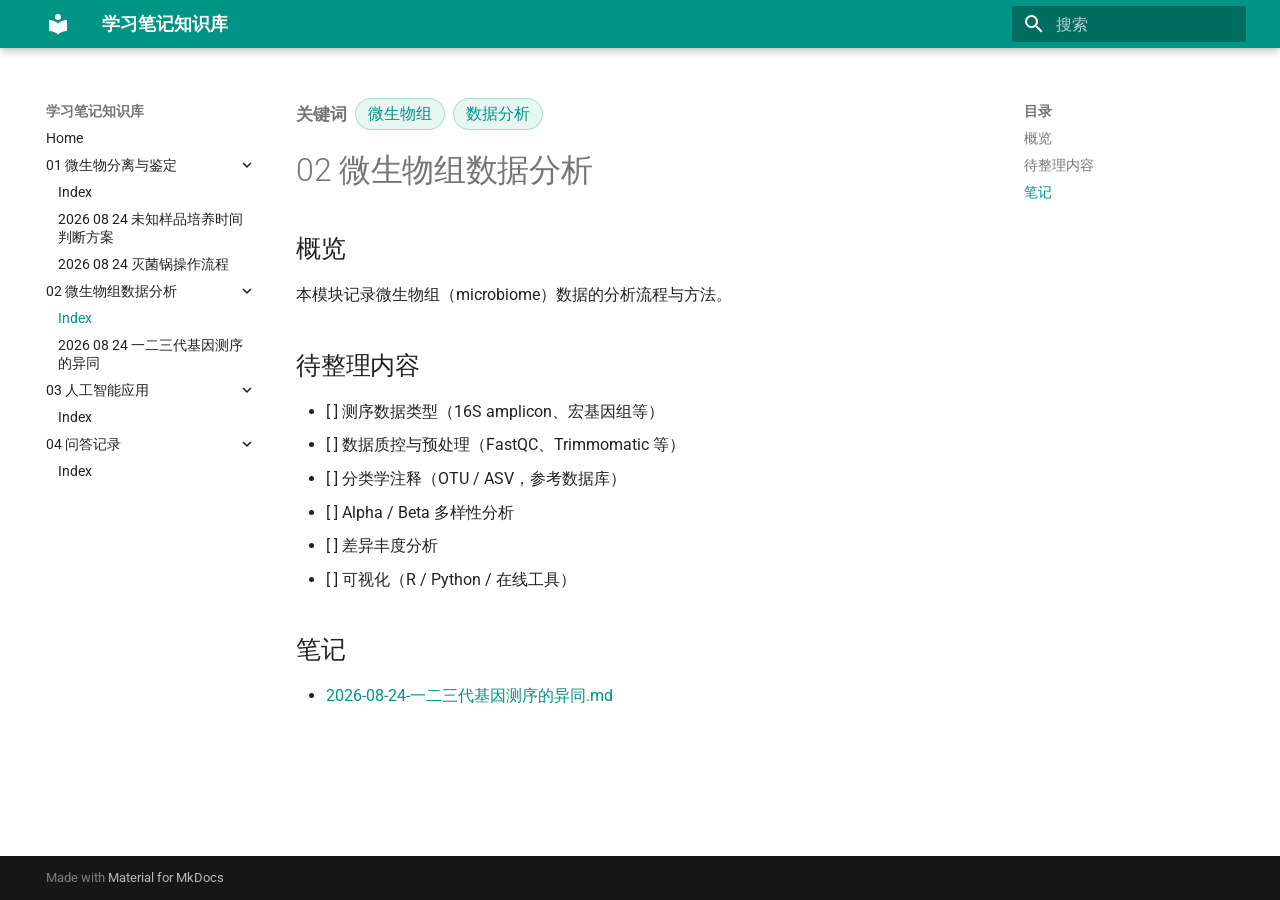
<file: 02_微生物组数据分析/index.html>
<!doctype html>
<html lang="zh" class="no-js">
  <head>
    
      <meta charset="utf-8">
      <meta name="viewport" content="width=device-width,initial-scale=1">
      
      
      
        <link rel="canonical" href="https://Twj1108.github.io/learning-notes/02_%E5%BE%AE%E7%94%9F%E7%89%A9%E7%BB%84%E6%95%B0%E6%8D%AE%E5%88%86%E6%9E%90/">
      
      
        <link rel="prev" href="../01_%E5%BE%AE%E7%94%9F%E7%89%A9%E5%88%86%E7%A6%BB%E4%B8%8E%E9%89%B4%E5%AE%9A/2026-08-24-%E7%81%AD%E8%8F%8C%E9%94%85%E6%93%8D%E4%BD%9C%E6%B5%81%E7%A8%8B/">
      
      
        <link rel="next" href="2026-08-24-%E4%B8%80%E4%BA%8C%E4%B8%89%E4%BB%A3%E5%9F%BA%E5%9B%A0%E6%B5%8B%E5%BA%8F%E7%9A%84%E5%BC%82%E5%90%8C/">
      
      
        
      
      
      <link rel="icon" href="../assets/images/favicon.png">
      <meta name="generator" content="mkdocs-1.6.1, mkdocs-material-9.7.7">
    
    
      
        <title>Index - 学习笔记知识库</title>
      
    
    
      <link rel="stylesheet" href="../assets/stylesheets/main.ec1eaa64.min.css">
      
        
        <link rel="stylesheet" href="../assets/stylesheets/palette.ab4e12ef.min.css">
      
      


    
    
      
    
    
      
        
        
        <link rel="preconnect" href="https://fonts.gstatic.com" crossorigin>
        <link rel="stylesheet" href="https://fonts.googleapis.com/css?family=Roboto:300,300i,400,400i,700,700i%7CRoboto+Mono:400,400i,700,700i&display=fallback">
        <style>:root{--md-text-font:"Roboto";--md-code-font:"Roboto Mono"}</style>
      
    
    
      <link rel="stylesheet" href="../stylesheets/extra.css">
    
    <script>__md_scope=new URL("..",location),__md_hash=e=>[...e].reduce(((e,_)=>(e<<5)-e+_.charCodeAt(0)),0),__md_get=(e,_=localStorage,t=__md_scope)=>JSON.parse(_.getItem(t.pathname+"."+e)),__md_set=(e,_,t=localStorage,a=__md_scope)=>{try{t.setItem(a.pathname+"."+e,JSON.stringify(_))}catch(e){}}</script>
    
      

    
    
  </head>
  
  
    
    
      
    
    
    
    
    <body dir="ltr" data-md-color-scheme="default" data-md-color-primary="teal" data-md-color-accent="teal">
  
    
    <input class="md-toggle" data-md-toggle="drawer" type="checkbox" id="__drawer" autocomplete="off">
    <input class="md-toggle" data-md-toggle="search" type="checkbox" id="__search" autocomplete="off">
    <label class="md-overlay" for="__drawer"></label>
    <div data-md-component="skip">
      
        
        <a href="#02" class="md-skip">
          跳转至
        </a>
      
    </div>
    <div data-md-component="announce">
      
    </div>
    
    
      

  

<header class="md-header md-header--shadow" data-md-component="header">
  <nav class="md-header__inner md-grid" aria-label="页眉">
    <a href=".." title="学习笔记知识库" class="md-header__button md-logo" aria-label="学习笔记知识库" data-md-component="logo">
      
  
  <svg xmlns="http://www.w3.org/2000/svg" viewBox="0 0 24 24"><path d="M12 8a3 3 0 0 0 3-3 3 3 0 0 0-3-3 3 3 0 0 0-3 3 3 3 0 0 0 3 3m0 3.54C9.64 9.35 6.5 8 3 8v11c3.5 0 6.64 1.35 9 3.54 2.36-2.19 5.5-3.54 9-3.54V8c-3.5 0-6.64 1.35-9 3.54"/></svg>

    </a>
    <label class="md-header__button md-icon" for="__drawer">
      
      <svg xmlns="http://www.w3.org/2000/svg" viewBox="0 0 24 24"><path d="M3 6h18v2H3zm0 5h18v2H3zm0 5h18v2H3z"/></svg>
    </label>
    <div class="md-header__title" data-md-component="header-title">
      <div class="md-header__ellipsis">
        <div class="md-header__topic">
          <span class="md-ellipsis">
            学习笔记知识库
          </span>
        </div>
        <div class="md-header__topic" data-md-component="header-topic">
          <span class="md-ellipsis">
            
              Index
            
          </span>
        </div>
      </div>
    </div>
    
      
        <form class="md-header__option" data-md-component="palette">
  
    
    
    
    <input class="md-option" data-md-color-media="" data-md-color-scheme="default" data-md-color-primary="teal" data-md-color-accent="teal"  aria-hidden="true"  type="radio" name="__palette" id="__palette_0">
    
  
</form>
      
    
    
      <script>var palette=__md_get("__palette");if(palette&&palette.color){if("(prefers-color-scheme)"===palette.color.media){var media=matchMedia("(prefers-color-scheme: light)"),input=document.querySelector(media.matches?"[data-md-color-media='(prefers-color-scheme: light)']":"[data-md-color-media='(prefers-color-scheme: dark)']");palette.color.media=input.getAttribute("data-md-color-media"),palette.color.scheme=input.getAttribute("data-md-color-scheme"),palette.color.primary=input.getAttribute("data-md-color-primary"),palette.color.accent=input.getAttribute("data-md-color-accent")}for(var[key,value]of Object.entries(palette.color))document.body.setAttribute("data-md-color-"+key,value)}</script>
    
    
    
      
      
        <label class="md-header__button md-icon" for="__search">
          
          <svg xmlns="http://www.w3.org/2000/svg" viewBox="0 0 24 24"><path d="M9.5 3A6.5 6.5 0 0 1 16 9.5c0 1.61-.59 3.09-1.56 4.23l.27.27h.79l5 5-1.5 1.5-5-5v-.79l-.27-.27A6.52 6.52 0 0 1 9.5 16 6.5 6.5 0 0 1 3 9.5 6.5 6.5 0 0 1 9.5 3m0 2C7 5 5 7 5 9.5S7 14 9.5 14 14 12 14 9.5 12 5 9.5 5"/></svg>
        </label>
        <div class="md-search" data-md-component="search" role="dialog">
  <label class="md-search__overlay" for="__search"></label>
  <div class="md-search__inner" role="search">
    <form class="md-search__form" name="search">
      <input type="text" class="md-search__input" name="query" aria-label="搜索" placeholder="搜索" autocapitalize="off" autocorrect="off" autocomplete="off" spellcheck="false" data-md-component="search-query" required>
      <label class="md-search__icon md-icon" for="__search">
        
        <svg xmlns="http://www.w3.org/2000/svg" viewBox="0 0 24 24"><path d="M9.5 3A6.5 6.5 0 0 1 16 9.5c0 1.61-.59 3.09-1.56 4.23l.27.27h.79l5 5-1.5 1.5-5-5v-.79l-.27-.27A6.52 6.52 0 0 1 9.5 16 6.5 6.5 0 0 1 3 9.5 6.5 6.5 0 0 1 9.5 3m0 2C7 5 5 7 5 9.5S7 14 9.5 14 14 12 14 9.5 12 5 9.5 5"/></svg>
        
        <svg xmlns="http://www.w3.org/2000/svg" viewBox="0 0 24 24"><path d="M20 11v2H8l5.5 5.5-1.42 1.42L4.16 12l7.92-7.92L13.5 5.5 8 11z"/></svg>
      </label>
      <nav class="md-search__options" aria-label="查找">
        
        <button type="reset" class="md-search__icon md-icon" title="清空当前内容" aria-label="清空当前内容" tabindex="-1">
          
          <svg xmlns="http://www.w3.org/2000/svg" viewBox="0 0 24 24"><path d="M19 6.41 17.59 5 12 10.59 6.41 5 5 6.41 10.59 12 5 17.59 6.41 19 12 13.41 17.59 19 19 17.59 13.41 12z"/></svg>
        </button>
      </nav>
      
    </form>
    <div class="md-search__output">
      <div class="md-search__scrollwrap" tabindex="0" data-md-scrollfix>
        <div class="md-search-result" data-md-component="search-result">
          <div class="md-search-result__meta">
            正在初始化搜索引擎
          </div>
          <ol class="md-search-result__list" role="presentation"></ol>
        </div>
      </div>
    </div>
  </div>
</div>
      
    
    
  </nav>
  
</header>
    
    <div class="md-container" data-md-component="container">
      
      
        
          
        
      
      <main class="md-main" data-md-component="main">
        <div class="md-main__inner md-grid">
          
            
              
              <div class="md-sidebar md-sidebar--primary" data-md-component="sidebar" data-md-type="navigation" >
                <div class="md-sidebar__scrollwrap">
                  <div class="md-sidebar__inner">
                    



<nav class="md-nav md-nav--primary" aria-label="导航栏" data-md-level="0">
  <label class="md-nav__title" for="__drawer">
    <a href=".." title="学习笔记知识库" class="md-nav__button md-logo" aria-label="学习笔记知识库" data-md-component="logo">
      
  
  <svg xmlns="http://www.w3.org/2000/svg" viewBox="0 0 24 24"><path d="M12 8a3 3 0 0 0 3-3 3 3 0 0 0-3-3 3 3 0 0 0-3 3 3 3 0 0 0 3 3m0 3.54C9.64 9.35 6.5 8 3 8v11c3.5 0 6.64 1.35 9 3.54 2.36-2.19 5.5-3.54 9-3.54V8c-3.5 0-6.64 1.35-9 3.54"/></svg>

    </a>
    学习笔记知识库
  </label>
  
  <ul class="md-nav__list" data-md-scrollfix>
    
      
      
  
  
  
  
    <li class="md-nav__item">
      <a href=".." class="md-nav__link">
        
  
  
  <span class="md-ellipsis">
    
  
    Home
  

    
  </span>
  
  

      </a>
    </li>
  

    
      
      
  
  
  
  
    
    
    
    
    
    <li class="md-nav__item md-nav__item--nested">
      
        
        
          
        
        <input class="md-nav__toggle md-toggle md-toggle--indeterminate" type="checkbox" id="__nav_2" >
        
          
          <label class="md-nav__link" for="__nav_2" id="__nav_2_label" tabindex="0">
            
  
  
  <span class="md-ellipsis">
    
  
    01 微生物分离与鉴定
  

    
  </span>
  
  

            <span class="md-nav__icon md-icon"></span>
          </label>
        
        <nav class="md-nav" data-md-level="1" aria-labelledby="__nav_2_label" aria-expanded="false">
          <label class="md-nav__title" for="__nav_2">
            <span class="md-nav__icon md-icon"></span>
            
  
    01 微生物分离与鉴定
  

          </label>
          <ul class="md-nav__list" data-md-scrollfix>
            
              
                
  
  
  
  
    <li class="md-nav__item">
      <a href="../01_%E5%BE%AE%E7%94%9F%E7%89%A9%E5%88%86%E7%A6%BB%E4%B8%8E%E9%89%B4%E5%AE%9A/" class="md-nav__link">
        
  
  
  <span class="md-ellipsis">
    
  
    Index
  

    
  </span>
  
  

      </a>
    </li>
  

              
            
              
                
  
  
  
  
    <li class="md-nav__item">
      <a href="../01_%E5%BE%AE%E7%94%9F%E7%89%A9%E5%88%86%E7%A6%BB%E4%B8%8E%E9%89%B4%E5%AE%9A/2026-08-24-%E6%9C%AA%E7%9F%A5%E6%A0%B7%E5%93%81%E5%9F%B9%E5%85%BB%E6%97%B6%E9%97%B4%E5%88%A4%E6%96%AD%E6%96%B9%E6%A1%88/" class="md-nav__link">
        
  
  
  <span class="md-ellipsis">
    
  
    2026 08 24 未知样品培养时间判断方案
  

    
  </span>
  
  

      </a>
    </li>
  

              
            
              
                
  
  
  
  
    <li class="md-nav__item">
      <a href="../01_%E5%BE%AE%E7%94%9F%E7%89%A9%E5%88%86%E7%A6%BB%E4%B8%8E%E9%89%B4%E5%AE%9A/2026-08-24-%E7%81%AD%E8%8F%8C%E9%94%85%E6%93%8D%E4%BD%9C%E6%B5%81%E7%A8%8B/" class="md-nav__link">
        
  
  
  <span class="md-ellipsis">
    
  
    2026 08 24 灭菌锅操作流程
  

    
  </span>
  
  

      </a>
    </li>
  

              
            
          </ul>
        </nav>
      
    </li>
  

    
      
      
  
  
    
  
  
  
    
    
    
    
    
    <li class="md-nav__item md-nav__item--active md-nav__item--nested">
      
        
        
        <input class="md-nav__toggle md-toggle " type="checkbox" id="__nav_3" checked>
        
          
          <label class="md-nav__link" for="__nav_3" id="__nav_3_label" tabindex="0">
            
  
  
  <span class="md-ellipsis">
    
  
    02 微生物组数据分析
  

    
  </span>
  
  

            <span class="md-nav__icon md-icon"></span>
          </label>
        
        <nav class="md-nav" data-md-level="1" aria-labelledby="__nav_3_label" aria-expanded="true">
          <label class="md-nav__title" for="__nav_3">
            <span class="md-nav__icon md-icon"></span>
            
  
    02 微生物组数据分析
  

          </label>
          <ul class="md-nav__list" data-md-scrollfix>
            
              
                
  
  
    
  
  
  
    <li class="md-nav__item md-nav__item--active">
      
      <input class="md-nav__toggle md-toggle" type="checkbox" id="__toc">
      
      
        
      
      
        <label class="md-nav__link md-nav__link--active" for="__toc">
          
  
  
  <span class="md-ellipsis">
    
  
    Index
  

    
  </span>
  
  

          <span class="md-nav__icon md-icon"></span>
        </label>
      
      <a href="./" class="md-nav__link md-nav__link--active">
        
  
  
  <span class="md-ellipsis">
    
  
    Index
  

    
  </span>
  
  

      </a>
      
        

<nav class="md-nav md-nav--secondary" aria-label="目录">
  
  
  
    
  
  
    <label class="md-nav__title" for="__toc">
      <span class="md-nav__icon md-icon"></span>
      目录
    </label>
    <ul class="md-nav__list" data-md-component="toc" data-md-scrollfix>
      
        <li class="md-nav__item">
  <a href="#_1" class="md-nav__link">
    <span class="md-ellipsis">
      
        概览
      
    </span>
  </a>
  
</li>
      
        <li class="md-nav__item">
  <a href="#_2" class="md-nav__link">
    <span class="md-ellipsis">
      
        待整理内容
      
    </span>
  </a>
  
</li>
      
        <li class="md-nav__item">
  <a href="#_3" class="md-nav__link">
    <span class="md-ellipsis">
      
        笔记
      
    </span>
  </a>
  
</li>
      
    </ul>
  
</nav>
      
    </li>
  

              
            
              
                
  
  
  
  
    <li class="md-nav__item">
      <a href="2026-08-24-%E4%B8%80%E4%BA%8C%E4%B8%89%E4%BB%A3%E5%9F%BA%E5%9B%A0%E6%B5%8B%E5%BA%8F%E7%9A%84%E5%BC%82%E5%90%8C/" class="md-nav__link">
        
  
  
  <span class="md-ellipsis">
    
  
    2026 08 24 一二三代基因测序的异同
  

    
  </span>
  
  

      </a>
    </li>
  

              
            
          </ul>
        </nav>
      
    </li>
  

    
      
      
  
  
  
  
    
    
    
    
    
    <li class="md-nav__item md-nav__item--nested">
      
        
        
          
        
        <input class="md-nav__toggle md-toggle md-toggle--indeterminate" type="checkbox" id="__nav_4" >
        
          
          <label class="md-nav__link" for="__nav_4" id="__nav_4_label" tabindex="0">
            
  
  
  <span class="md-ellipsis">
    
  
    03 人工智能应用
  

    
  </span>
  
  

            <span class="md-nav__icon md-icon"></span>
          </label>
        
        <nav class="md-nav" data-md-level="1" aria-labelledby="__nav_4_label" aria-expanded="false">
          <label class="md-nav__title" for="__nav_4">
            <span class="md-nav__icon md-icon"></span>
            
  
    03 人工智能应用
  

          </label>
          <ul class="md-nav__list" data-md-scrollfix>
            
              
                
  
  
  
  
    <li class="md-nav__item">
      <a href="../03_%E4%BA%BA%E5%B7%A5%E6%99%BA%E8%83%BD%E5%BA%94%E7%94%A8/" class="md-nav__link">
        
  
  
  <span class="md-ellipsis">
    
  
    Index
  

    
  </span>
  
  

      </a>
    </li>
  

              
            
          </ul>
        </nav>
      
    </li>
  

    
      
      
  
  
  
  
    
    
    
    
    
    <li class="md-nav__item md-nav__item--nested">
      
        
        
          
        
        <input class="md-nav__toggle md-toggle md-toggle--indeterminate" type="checkbox" id="__nav_5" >
        
          
          <label class="md-nav__link" for="__nav_5" id="__nav_5_label" tabindex="0">
            
  
  
  <span class="md-ellipsis">
    
  
    04 问答记录
  

    
  </span>
  
  

            <span class="md-nav__icon md-icon"></span>
          </label>
        
        <nav class="md-nav" data-md-level="1" aria-labelledby="__nav_5_label" aria-expanded="false">
          <label class="md-nav__title" for="__nav_5">
            <span class="md-nav__icon md-icon"></span>
            
  
    04 问答记录
  

          </label>
          <ul class="md-nav__list" data-md-scrollfix>
            
              
                
  
  
  
  
    <li class="md-nav__item">
      <a href="../04_%E9%97%AE%E7%AD%94%E8%AE%B0%E5%BD%95/" class="md-nav__link">
        
  
  
  <span class="md-ellipsis">
    
  
    Index
  

    
  </span>
  
  

      </a>
    </li>
  

              
            
          </ul>
        </nav>
      
    </li>
  

    
  </ul>
</nav>
                  </div>
                </div>
              </div>
            
            
              
              <div class="md-sidebar md-sidebar--secondary" data-md-component="sidebar" data-md-type="toc" >
                <div class="md-sidebar__scrollwrap">
                  <div class="md-sidebar__inner">
                    

<nav class="md-nav md-nav--secondary" aria-label="目录">
  
  
  
    
  
  
    <label class="md-nav__title" for="__toc">
      <span class="md-nav__icon md-icon"></span>
      目录
    </label>
    <ul class="md-nav__list" data-md-component="toc" data-md-scrollfix>
      
        <li class="md-nav__item">
  <a href="#_1" class="md-nav__link">
    <span class="md-ellipsis">
      
        概览
      
    </span>
  </a>
  
</li>
      
        <li class="md-nav__item">
  <a href="#_2" class="md-nav__link">
    <span class="md-ellipsis">
      
        待整理内容
      
    </span>
  </a>
  
</li>
      
        <li class="md-nav__item">
  <a href="#_3" class="md-nav__link">
    <span class="md-ellipsis">
      
        笔记
      
    </span>
  </a>
  
</li>
      
    </ul>
  
</nav>
                  </div>
                </div>
              </div>
            
          
          
            <div class="md-content" data-md-component="content">
              
              <article class="md-content__inner md-typeset">
                
                  



<div class="kw-row"><span class="kw-label">关键词</span><a class="kw-chip" href="https://Twj1108.github.io/learning-notes/?q=%E5%BE%AE%E7%94%9F%E7%89%A9%E7%BB%84">微生物组</a><a class="kw-chip" href="https://Twj1108.github.io/learning-notes/?q=%E6%95%B0%E6%8D%AE%E5%88%86%E6%9E%90">数据分析</a></div>

<h1 id="02">02 微生物组数据分析<a class="headerlink" href="#02" title="Permanent link">&para;</a></h1>
<h2 id="_1">概览<a class="headerlink" href="#_1" title="Permanent link">&para;</a></h2>
<p>本模块记录微生物组（microbiome）数据的分析流程与方法。</p>
<h2 id="_2">待整理内容<a class="headerlink" href="#_2" title="Permanent link">&para;</a></h2>
<ul>
<li>[ ] 测序数据类型（16S amplicon、宏基因组等）</li>
<li>[ ] 数据质控与预处理（FastQC、Trimmomatic 等）</li>
<li>[ ] 分类学注释（OTU / ASV，参考数据库）</li>
<li>[ ] Alpha / Beta 多样性分析</li>
<li>[ ] 差异丰度分析</li>
<li>[ ] 可视化（R / Python / 在线工具）</li>
</ul>
<h2 id="_3">笔记<a class="headerlink" href="#_3" title="Permanent link">&para;</a></h2>
<ul>
<li><a href="2026-08-24-%E4%B8%80%E4%BA%8C%E4%B8%89%E4%BB%A3%E5%9F%BA%E5%9B%A0%E6%B5%8B%E5%BA%8F%E7%9A%84%E5%BC%82%E5%90%8C/">2026-08-24-一二三代基因测序的异同.md</a></li>
</ul>







  
  






                
              </article>
            </div>
          
          
<script>var target=document.getElementById(location.hash.slice(1));target&&target.name&&(target.checked=target.name.startsWith("__tabbed_"))</script>
        </div>
        
          <button type="button" class="md-top md-icon" data-md-component="top" hidden>
  
  <svg xmlns="http://www.w3.org/2000/svg" viewBox="0 0 24 24"><path d="M13 20h-2V8l-5.5 5.5-1.42-1.42L12 4.16l7.92 7.92-1.42 1.42L13 8z"/></svg>
  回到页面顶部
</button>
        
      </main>
      
        <footer class="md-footer">
  
  <div class="md-footer-meta md-typeset">
    <div class="md-footer-meta__inner md-grid">
      <div class="md-copyright">
  
  
    Made with
    <a href="https://squidfunk.github.io/mkdocs-material/" target="_blank" rel="noopener">
      Material for MkDocs
    </a>
  
</div>
      
    </div>
  </div>
</footer>
      
    </div>
    <div class="md-dialog" data-md-component="dialog">
      <div class="md-dialog__inner md-typeset"></div>
    </div>
    
    
    
      
      
      <script id="__config" type="application/json">{"annotate": null, "base": "..", "features": ["navigation.expand", "navigation.top", "search.highlight", "content.code.copy"], "search": "../assets/javascripts/workers/search.2c215733.min.js", "tags": null, "translations": {"clipboard.copied": "\u5df2\u590d\u5236", "clipboard.copy": "\u590d\u5236", "search.result.more.one": "\u5728\u8be5\u9875\u4e0a\u8fd8\u6709 1 \u4e2a\u7b26\u5408\u6761\u4ef6\u7684\u7ed3\u679c", "search.result.more.other": "\u5728\u8be5\u9875\u4e0a\u8fd8\u6709 # \u4e2a\u7b26\u5408\u6761\u4ef6\u7684\u7ed3\u679c", "search.result.none": "\u6ca1\u6709\u627e\u5230\u7b26\u5408\u6761\u4ef6\u7684\u7ed3\u679c", "search.result.one": "\u627e\u5230 1 \u4e2a\u7b26\u5408\u6761\u4ef6\u7684\u7ed3\u679c", "search.result.other": "# \u4e2a\u7b26\u5408\u6761\u4ef6\u7684\u7ed3\u679c", "search.result.placeholder": "\u952e\u5165\u4ee5\u5f00\u59cb\u641c\u7d22", "search.result.term.missing": "\u7f3a\u5c11", "select.version": "\u9009\u62e9\u5f53\u524d\u7248\u672c"}, "version": null}</script>
    
    
      <script src="../assets/javascripts/bundle.d7400e89.min.js"></script>
      
    
  </body>
</html>
</file>
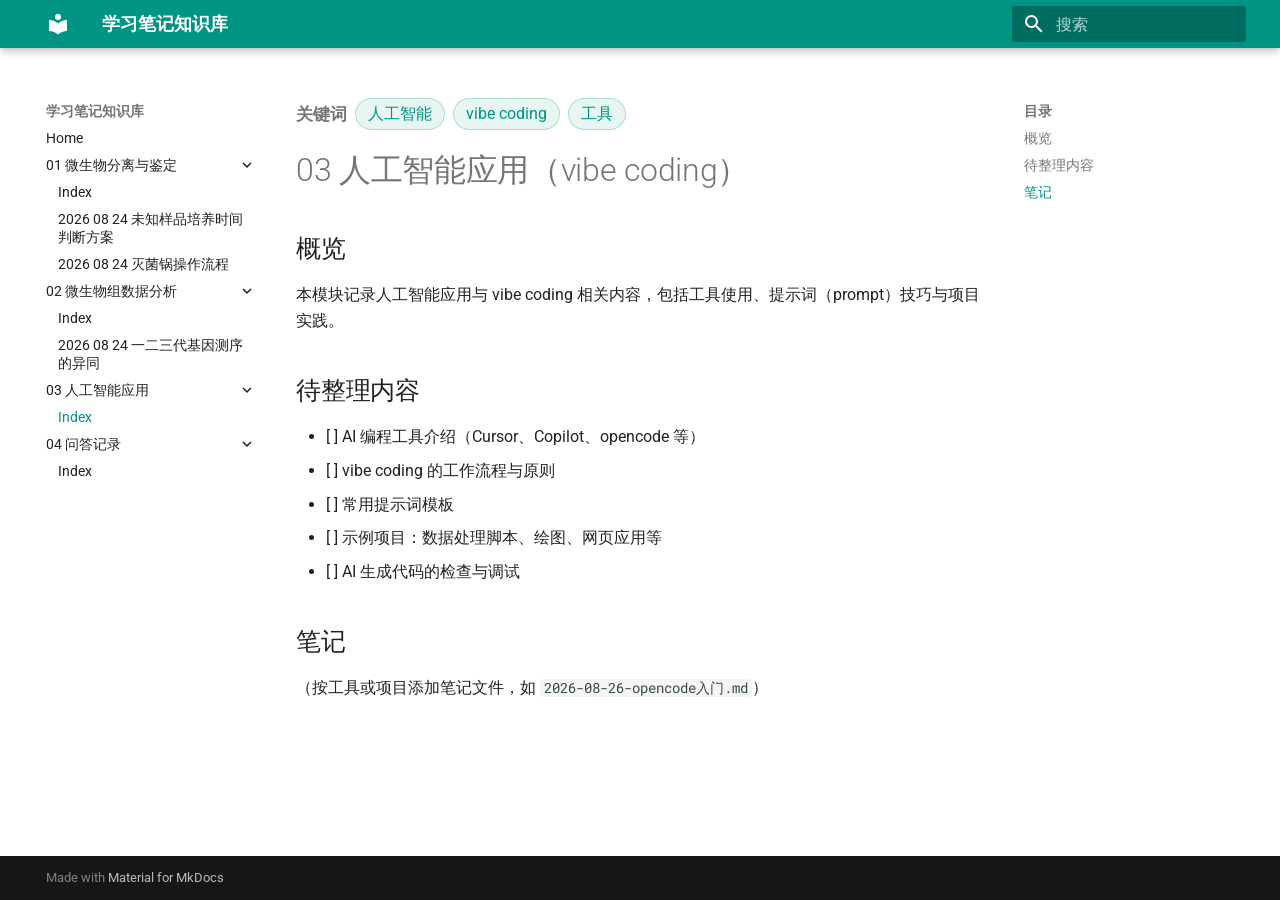
<file: 03_人工智能应用/index.html>
<!doctype html>
<html lang="zh" class="no-js">
  <head>
    
      <meta charset="utf-8">
      <meta name="viewport" content="width=device-width,initial-scale=1">
      
      
      
        <link rel="canonical" href="https://Twj1108.github.io/learning-notes/03_%E4%BA%BA%E5%B7%A5%E6%99%BA%E8%83%BD%E5%BA%94%E7%94%A8/">
      
      
        <link rel="prev" href="../02_%E5%BE%AE%E7%94%9F%E7%89%A9%E7%BB%84%E6%95%B0%E6%8D%AE%E5%88%86%E6%9E%90/2026-08-24-%E4%B8%80%E4%BA%8C%E4%B8%89%E4%BB%A3%E5%9F%BA%E5%9B%A0%E6%B5%8B%E5%BA%8F%E7%9A%84%E5%BC%82%E5%90%8C/">
      
      
        <link rel="next" href="../04_%E9%97%AE%E7%AD%94%E8%AE%B0%E5%BD%95/">
      
      
        
      
      
      <link rel="icon" href="../assets/images/favicon.png">
      <meta name="generator" content="mkdocs-1.6.1, mkdocs-material-9.7.7">
    
    
      
        <title>Index - 学习笔记知识库</title>
      
    
    
      <link rel="stylesheet" href="../assets/stylesheets/main.ec1eaa64.min.css">
      
        
        <link rel="stylesheet" href="../assets/stylesheets/palette.ab4e12ef.min.css">
      
      


    
    
      
    
    
      
        
        
        <link rel="preconnect" href="https://fonts.gstatic.com" crossorigin>
        <link rel="stylesheet" href="https://fonts.googleapis.com/css?family=Roboto:300,300i,400,400i,700,700i%7CRoboto+Mono:400,400i,700,700i&display=fallback">
        <style>:root{--md-text-font:"Roboto";--md-code-font:"Roboto Mono"}</style>
      
    
    
      <link rel="stylesheet" href="../stylesheets/extra.css">
    
    <script>__md_scope=new URL("..",location),__md_hash=e=>[...e].reduce(((e,_)=>(e<<5)-e+_.charCodeAt(0)),0),__md_get=(e,_=localStorage,t=__md_scope)=>JSON.parse(_.getItem(t.pathname+"."+e)),__md_set=(e,_,t=localStorage,a=__md_scope)=>{try{t.setItem(a.pathname+"."+e,JSON.stringify(_))}catch(e){}}</script>
    
      

    
    
  </head>
  
  
    
    
      
    
    
    
    
    <body dir="ltr" data-md-color-scheme="default" data-md-color-primary="teal" data-md-color-accent="teal">
  
    
    <input class="md-toggle" data-md-toggle="drawer" type="checkbox" id="__drawer" autocomplete="off">
    <input class="md-toggle" data-md-toggle="search" type="checkbox" id="__search" autocomplete="off">
    <label class="md-overlay" for="__drawer"></label>
    <div data-md-component="skip">
      
        
        <a href="#03-vibe-coding" class="md-skip">
          跳转至
        </a>
      
    </div>
    <div data-md-component="announce">
      
    </div>
    
    
      

  

<header class="md-header md-header--shadow" data-md-component="header">
  <nav class="md-header__inner md-grid" aria-label="页眉">
    <a href=".." title="学习笔记知识库" class="md-header__button md-logo" aria-label="学习笔记知识库" data-md-component="logo">
      
  
  <svg xmlns="http://www.w3.org/2000/svg" viewBox="0 0 24 24"><path d="M12 8a3 3 0 0 0 3-3 3 3 0 0 0-3-3 3 3 0 0 0-3 3 3 3 0 0 0 3 3m0 3.54C9.64 9.35 6.5 8 3 8v11c3.5 0 6.64 1.35 9 3.54 2.36-2.19 5.5-3.54 9-3.54V8c-3.5 0-6.64 1.35-9 3.54"/></svg>

    </a>
    <label class="md-header__button md-icon" for="__drawer">
      
      <svg xmlns="http://www.w3.org/2000/svg" viewBox="0 0 24 24"><path d="M3 6h18v2H3zm0 5h18v2H3zm0 5h18v2H3z"/></svg>
    </label>
    <div class="md-header__title" data-md-component="header-title">
      <div class="md-header__ellipsis">
        <div class="md-header__topic">
          <span class="md-ellipsis">
            学习笔记知识库
          </span>
        </div>
        <div class="md-header__topic" data-md-component="header-topic">
          <span class="md-ellipsis">
            
              Index
            
          </span>
        </div>
      </div>
    </div>
    
      
        <form class="md-header__option" data-md-component="palette">
  
    
    
    
    <input class="md-option" data-md-color-media="" data-md-color-scheme="default" data-md-color-primary="teal" data-md-color-accent="teal"  aria-hidden="true"  type="radio" name="__palette" id="__palette_0">
    
  
</form>
      
    
    
      <script>var palette=__md_get("__palette");if(palette&&palette.color){if("(prefers-color-scheme)"===palette.color.media){var media=matchMedia("(prefers-color-scheme: light)"),input=document.querySelector(media.matches?"[data-md-color-media='(prefers-color-scheme: light)']":"[data-md-color-media='(prefers-color-scheme: dark)']");palette.color.media=input.getAttribute("data-md-color-media"),palette.color.scheme=input.getAttribute("data-md-color-scheme"),palette.color.primary=input.getAttribute("data-md-color-primary"),palette.color.accent=input.getAttribute("data-md-color-accent")}for(var[key,value]of Object.entries(palette.color))document.body.setAttribute("data-md-color-"+key,value)}</script>
    
    
    
      
      
        <label class="md-header__button md-icon" for="__search">
          
          <svg xmlns="http://www.w3.org/2000/svg" viewBox="0 0 24 24"><path d="M9.5 3A6.5 6.5 0 0 1 16 9.5c0 1.61-.59 3.09-1.56 4.23l.27.27h.79l5 5-1.5 1.5-5-5v-.79l-.27-.27A6.52 6.52 0 0 1 9.5 16 6.5 6.5 0 0 1 3 9.5 6.5 6.5 0 0 1 9.5 3m0 2C7 5 5 7 5 9.5S7 14 9.5 14 14 12 14 9.5 12 5 9.5 5"/></svg>
        </label>
        <div class="md-search" data-md-component="search" role="dialog">
  <label class="md-search__overlay" for="__search"></label>
  <div class="md-search__inner" role="search">
    <form class="md-search__form" name="search">
      <input type="text" class="md-search__input" name="query" aria-label="搜索" placeholder="搜索" autocapitalize="off" autocorrect="off" autocomplete="off" spellcheck="false" data-md-component="search-query" required>
      <label class="md-search__icon md-icon" for="__search">
        
        <svg xmlns="http://www.w3.org/2000/svg" viewBox="0 0 24 24"><path d="M9.5 3A6.5 6.5 0 0 1 16 9.5c0 1.61-.59 3.09-1.56 4.23l.27.27h.79l5 5-1.5 1.5-5-5v-.79l-.27-.27A6.52 6.52 0 0 1 9.5 16 6.5 6.5 0 0 1 3 9.5 6.5 6.5 0 0 1 9.5 3m0 2C7 5 5 7 5 9.5S7 14 9.5 14 14 12 14 9.5 12 5 9.5 5"/></svg>
        
        <svg xmlns="http://www.w3.org/2000/svg" viewBox="0 0 24 24"><path d="M20 11v2H8l5.5 5.5-1.42 1.42L4.16 12l7.92-7.92L13.5 5.5 8 11z"/></svg>
      </label>
      <nav class="md-search__options" aria-label="查找">
        
        <button type="reset" class="md-search__icon md-icon" title="清空当前内容" aria-label="清空当前内容" tabindex="-1">
          
          <svg xmlns="http://www.w3.org/2000/svg" viewBox="0 0 24 24"><path d="M19 6.41 17.59 5 12 10.59 6.41 5 5 6.41 10.59 12 5 17.59 6.41 19 12 13.41 17.59 19 19 17.59 13.41 12z"/></svg>
        </button>
      </nav>
      
    </form>
    <div class="md-search__output">
      <div class="md-search__scrollwrap" tabindex="0" data-md-scrollfix>
        <div class="md-search-result" data-md-component="search-result">
          <div class="md-search-result__meta">
            正在初始化搜索引擎
          </div>
          <ol class="md-search-result__list" role="presentation"></ol>
        </div>
      </div>
    </div>
  </div>
</div>
      
    
    
  </nav>
  
</header>
    
    <div class="md-container" data-md-component="container">
      
      
        
          
        
      
      <main class="md-main" data-md-component="main">
        <div class="md-main__inner md-grid">
          
            
              
              <div class="md-sidebar md-sidebar--primary" data-md-component="sidebar" data-md-type="navigation" >
                <div class="md-sidebar__scrollwrap">
                  <div class="md-sidebar__inner">
                    



<nav class="md-nav md-nav--primary" aria-label="导航栏" data-md-level="0">
  <label class="md-nav__title" for="__drawer">
    <a href=".." title="学习笔记知识库" class="md-nav__button md-logo" aria-label="学习笔记知识库" data-md-component="logo">
      
  
  <svg xmlns="http://www.w3.org/2000/svg" viewBox="0 0 24 24"><path d="M12 8a3 3 0 0 0 3-3 3 3 0 0 0-3-3 3 3 0 0 0-3 3 3 3 0 0 0 3 3m0 3.54C9.64 9.35 6.5 8 3 8v11c3.5 0 6.64 1.35 9 3.54 2.36-2.19 5.5-3.54 9-3.54V8c-3.5 0-6.64 1.35-9 3.54"/></svg>

    </a>
    学习笔记知识库
  </label>
  
  <ul class="md-nav__list" data-md-scrollfix>
    
      
      
  
  
  
  
    <li class="md-nav__item">
      <a href=".." class="md-nav__link">
        
  
  
  <span class="md-ellipsis">
    
  
    Home
  

    
  </span>
  
  

      </a>
    </li>
  

    
      
      
  
  
  
  
    
    
    
    
    
    <li class="md-nav__item md-nav__item--nested">
      
        
        
          
        
        <input class="md-nav__toggle md-toggle md-toggle--indeterminate" type="checkbox" id="__nav_2" >
        
          
          <label class="md-nav__link" for="__nav_2" id="__nav_2_label" tabindex="0">
            
  
  
  <span class="md-ellipsis">
    
  
    01 微生物分离与鉴定
  

    
  </span>
  
  

            <span class="md-nav__icon md-icon"></span>
          </label>
        
        <nav class="md-nav" data-md-level="1" aria-labelledby="__nav_2_label" aria-expanded="false">
          <label class="md-nav__title" for="__nav_2">
            <span class="md-nav__icon md-icon"></span>
            
  
    01 微生物分离与鉴定
  

          </label>
          <ul class="md-nav__list" data-md-scrollfix>
            
              
                
  
  
  
  
    <li class="md-nav__item">
      <a href="../01_%E5%BE%AE%E7%94%9F%E7%89%A9%E5%88%86%E7%A6%BB%E4%B8%8E%E9%89%B4%E5%AE%9A/" class="md-nav__link">
        
  
  
  <span class="md-ellipsis">
    
  
    Index
  

    
  </span>
  
  

      </a>
    </li>
  

              
            
              
                
  
  
  
  
    <li class="md-nav__item">
      <a href="../01_%E5%BE%AE%E7%94%9F%E7%89%A9%E5%88%86%E7%A6%BB%E4%B8%8E%E9%89%B4%E5%AE%9A/2026-08-24-%E6%9C%AA%E7%9F%A5%E6%A0%B7%E5%93%81%E5%9F%B9%E5%85%BB%E6%97%B6%E9%97%B4%E5%88%A4%E6%96%AD%E6%96%B9%E6%A1%88/" class="md-nav__link">
        
  
  
  <span class="md-ellipsis">
    
  
    2026 08 24 未知样品培养时间判断方案
  

    
  </span>
  
  

      </a>
    </li>
  

              
            
              
                
  
  
  
  
    <li class="md-nav__item">
      <a href="../01_%E5%BE%AE%E7%94%9F%E7%89%A9%E5%88%86%E7%A6%BB%E4%B8%8E%E9%89%B4%E5%AE%9A/2026-08-24-%E7%81%AD%E8%8F%8C%E9%94%85%E6%93%8D%E4%BD%9C%E6%B5%81%E7%A8%8B/" class="md-nav__link">
        
  
  
  <span class="md-ellipsis">
    
  
    2026 08 24 灭菌锅操作流程
  

    
  </span>
  
  

      </a>
    </li>
  

              
            
          </ul>
        </nav>
      
    </li>
  

    
      
      
  
  
  
  
    
    
    
    
    
    <li class="md-nav__item md-nav__item--nested">
      
        
        
          
        
        <input class="md-nav__toggle md-toggle md-toggle--indeterminate" type="checkbox" id="__nav_3" >
        
          
          <label class="md-nav__link" for="__nav_3" id="__nav_3_label" tabindex="0">
            
  
  
  <span class="md-ellipsis">
    
  
    02 微生物组数据分析
  

    
  </span>
  
  

            <span class="md-nav__icon md-icon"></span>
          </label>
        
        <nav class="md-nav" data-md-level="1" aria-labelledby="__nav_3_label" aria-expanded="false">
          <label class="md-nav__title" for="__nav_3">
            <span class="md-nav__icon md-icon"></span>
            
  
    02 微生物组数据分析
  

          </label>
          <ul class="md-nav__list" data-md-scrollfix>
            
              
                
  
  
  
  
    <li class="md-nav__item">
      <a href="../02_%E5%BE%AE%E7%94%9F%E7%89%A9%E7%BB%84%E6%95%B0%E6%8D%AE%E5%88%86%E6%9E%90/" class="md-nav__link">
        
  
  
  <span class="md-ellipsis">
    
  
    Index
  

    
  </span>
  
  

      </a>
    </li>
  

              
            
              
                
  
  
  
  
    <li class="md-nav__item">
      <a href="../02_%E5%BE%AE%E7%94%9F%E7%89%A9%E7%BB%84%E6%95%B0%E6%8D%AE%E5%88%86%E6%9E%90/2026-08-24-%E4%B8%80%E4%BA%8C%E4%B8%89%E4%BB%A3%E5%9F%BA%E5%9B%A0%E6%B5%8B%E5%BA%8F%E7%9A%84%E5%BC%82%E5%90%8C/" class="md-nav__link">
        
  
  
  <span class="md-ellipsis">
    
  
    2026 08 24 一二三代基因测序的异同
  

    
  </span>
  
  

      </a>
    </li>
  

              
            
          </ul>
        </nav>
      
    </li>
  

    
      
      
  
  
    
  
  
  
    
    
    
    
    
    <li class="md-nav__item md-nav__item--active md-nav__item--nested">
      
        
        
        <input class="md-nav__toggle md-toggle " type="checkbox" id="__nav_4" checked>
        
          
          <label class="md-nav__link" for="__nav_4" id="__nav_4_label" tabindex="0">
            
  
  
  <span class="md-ellipsis">
    
  
    03 人工智能应用
  

    
  </span>
  
  

            <span class="md-nav__icon md-icon"></span>
          </label>
        
        <nav class="md-nav" data-md-level="1" aria-labelledby="__nav_4_label" aria-expanded="true">
          <label class="md-nav__title" for="__nav_4">
            <span class="md-nav__icon md-icon"></span>
            
  
    03 人工智能应用
  

          </label>
          <ul class="md-nav__list" data-md-scrollfix>
            
              
                
  
  
    
  
  
  
    <li class="md-nav__item md-nav__item--active">
      
      <input class="md-nav__toggle md-toggle" type="checkbox" id="__toc">
      
      
        
      
      
        <label class="md-nav__link md-nav__link--active" for="__toc">
          
  
  
  <span class="md-ellipsis">
    
  
    Index
  

    
  </span>
  
  

          <span class="md-nav__icon md-icon"></span>
        </label>
      
      <a href="./" class="md-nav__link md-nav__link--active">
        
  
  
  <span class="md-ellipsis">
    
  
    Index
  

    
  </span>
  
  

      </a>
      
        

<nav class="md-nav md-nav--secondary" aria-label="目录">
  
  
  
    
  
  
    <label class="md-nav__title" for="__toc">
      <span class="md-nav__icon md-icon"></span>
      目录
    </label>
    <ul class="md-nav__list" data-md-component="toc" data-md-scrollfix>
      
        <li class="md-nav__item">
  <a href="#_1" class="md-nav__link">
    <span class="md-ellipsis">
      
        概览
      
    </span>
  </a>
  
</li>
      
        <li class="md-nav__item">
  <a href="#_2" class="md-nav__link">
    <span class="md-ellipsis">
      
        待整理内容
      
    </span>
  </a>
  
</li>
      
        <li class="md-nav__item">
  <a href="#_3" class="md-nav__link">
    <span class="md-ellipsis">
      
        笔记
      
    </span>
  </a>
  
</li>
      
    </ul>
  
</nav>
      
    </li>
  

              
            
          </ul>
        </nav>
      
    </li>
  

    
      
      
  
  
  
  
    
    
    
    
    
    <li class="md-nav__item md-nav__item--nested">
      
        
        
          
        
        <input class="md-nav__toggle md-toggle md-toggle--indeterminate" type="checkbox" id="__nav_5" >
        
          
          <label class="md-nav__link" for="__nav_5" id="__nav_5_label" tabindex="0">
            
  
  
  <span class="md-ellipsis">
    
  
    04 问答记录
  

    
  </span>
  
  

            <span class="md-nav__icon md-icon"></span>
          </label>
        
        <nav class="md-nav" data-md-level="1" aria-labelledby="__nav_5_label" aria-expanded="false">
          <label class="md-nav__title" for="__nav_5">
            <span class="md-nav__icon md-icon"></span>
            
  
    04 问答记录
  

          </label>
          <ul class="md-nav__list" data-md-scrollfix>
            
              
                
  
  
  
  
    <li class="md-nav__item">
      <a href="../04_%E9%97%AE%E7%AD%94%E8%AE%B0%E5%BD%95/" class="md-nav__link">
        
  
  
  <span class="md-ellipsis">
    
  
    Index
  

    
  </span>
  
  

      </a>
    </li>
  

              
            
          </ul>
        </nav>
      
    </li>
  

    
  </ul>
</nav>
                  </div>
                </div>
              </div>
            
            
              
              <div class="md-sidebar md-sidebar--secondary" data-md-component="sidebar" data-md-type="toc" >
                <div class="md-sidebar__scrollwrap">
                  <div class="md-sidebar__inner">
                    

<nav class="md-nav md-nav--secondary" aria-label="目录">
  
  
  
    
  
  
    <label class="md-nav__title" for="__toc">
      <span class="md-nav__icon md-icon"></span>
      目录
    </label>
    <ul class="md-nav__list" data-md-component="toc" data-md-scrollfix>
      
        <li class="md-nav__item">
  <a href="#_1" class="md-nav__link">
    <span class="md-ellipsis">
      
        概览
      
    </span>
  </a>
  
</li>
      
        <li class="md-nav__item">
  <a href="#_2" class="md-nav__link">
    <span class="md-ellipsis">
      
        待整理内容
      
    </span>
  </a>
  
</li>
      
        <li class="md-nav__item">
  <a href="#_3" class="md-nav__link">
    <span class="md-ellipsis">
      
        笔记
      
    </span>
  </a>
  
</li>
      
    </ul>
  
</nav>
                  </div>
                </div>
              </div>
            
          
          
            <div class="md-content" data-md-component="content">
              
              <article class="md-content__inner md-typeset">
                
                  



<div class="kw-row"><span class="kw-label">关键词</span><a class="kw-chip" href="https://Twj1108.github.io/learning-notes/?q=%E4%BA%BA%E5%B7%A5%E6%99%BA%E8%83%BD">人工智能</a><a class="kw-chip" href="https://Twj1108.github.io/learning-notes/?q=vibe%20coding">vibe coding</a><a class="kw-chip" href="https://Twj1108.github.io/learning-notes/?q=%E5%B7%A5%E5%85%B7">工具</a></div>

<h1 id="03-vibe-coding">03 人工智能应用（vibe coding）<a class="headerlink" href="#03-vibe-coding" title="Permanent link">&para;</a></h1>
<h2 id="_1">概览<a class="headerlink" href="#_1" title="Permanent link">&para;</a></h2>
<p>本模块记录人工智能应用与 vibe coding 相关内容，包括工具使用、提示词（prompt）技巧与项目实践。</p>
<h2 id="_2">待整理内容<a class="headerlink" href="#_2" title="Permanent link">&para;</a></h2>
<ul>
<li>[ ] AI 编程工具介绍（Cursor、Copilot、opencode 等）</li>
<li>[ ] vibe coding 的工作流程与原则</li>
<li>[ ] 常用提示词模板</li>
<li>[ ] 示例项目：数据处理脚本、绘图、网页应用等</li>
<li>[ ] AI 生成代码的检查与调试</li>
</ul>
<h2 id="_3">笔记<a class="headerlink" href="#_3" title="Permanent link">&para;</a></h2>
<p>（按工具或项目添加笔记文件，如 <code>2026-08-26-opencode入门.md</code>）</p>







  
  






                
              </article>
            </div>
          
          
<script>var target=document.getElementById(location.hash.slice(1));target&&target.name&&(target.checked=target.name.startsWith("__tabbed_"))</script>
        </div>
        
          <button type="button" class="md-top md-icon" data-md-component="top" hidden>
  
  <svg xmlns="http://www.w3.org/2000/svg" viewBox="0 0 24 24"><path d="M13 20h-2V8l-5.5 5.5-1.42-1.42L12 4.16l7.92 7.92-1.42 1.42L13 8z"/></svg>
  回到页面顶部
</button>
        
      </main>
      
        <footer class="md-footer">
  
  <div class="md-footer-meta md-typeset">
    <div class="md-footer-meta__inner md-grid">
      <div class="md-copyright">
  
  
    Made with
    <a href="https://squidfunk.github.io/mkdocs-material/" target="_blank" rel="noopener">
      Material for MkDocs
    </a>
  
</div>
      
    </div>
  </div>
</footer>
      
    </div>
    <div class="md-dialog" data-md-component="dialog">
      <div class="md-dialog__inner md-typeset"></div>
    </div>
    
    
    
      
      
      <script id="__config" type="application/json">{"annotate": null, "base": "..", "features": ["navigation.expand", "navigation.top", "search.highlight", "content.code.copy"], "search": "../assets/javascripts/workers/search.2c215733.min.js", "tags": null, "translations": {"clipboard.copied": "\u5df2\u590d\u5236", "clipboard.copy": "\u590d\u5236", "search.result.more.one": "\u5728\u8be5\u9875\u4e0a\u8fd8\u6709 1 \u4e2a\u7b26\u5408\u6761\u4ef6\u7684\u7ed3\u679c", "search.result.more.other": "\u5728\u8be5\u9875\u4e0a\u8fd8\u6709 # \u4e2a\u7b26\u5408\u6761\u4ef6\u7684\u7ed3\u679c", "search.result.none": "\u6ca1\u6709\u627e\u5230\u7b26\u5408\u6761\u4ef6\u7684\u7ed3\u679c", "search.result.one": "\u627e\u5230 1 \u4e2a\u7b26\u5408\u6761\u4ef6\u7684\u7ed3\u679c", "search.result.other": "# \u4e2a\u7b26\u5408\u6761\u4ef6\u7684\u7ed3\u679c", "search.result.placeholder": "\u952e\u5165\u4ee5\u5f00\u59cb\u641c\u7d22", "search.result.term.missing": "\u7f3a\u5c11", "select.version": "\u9009\u62e9\u5f53\u524d\u7248\u672c"}, "version": null}</script>
    
    
      <script src="../assets/javascripts/bundle.d7400e89.min.js"></script>
      
    
  </body>
</html>
</file>
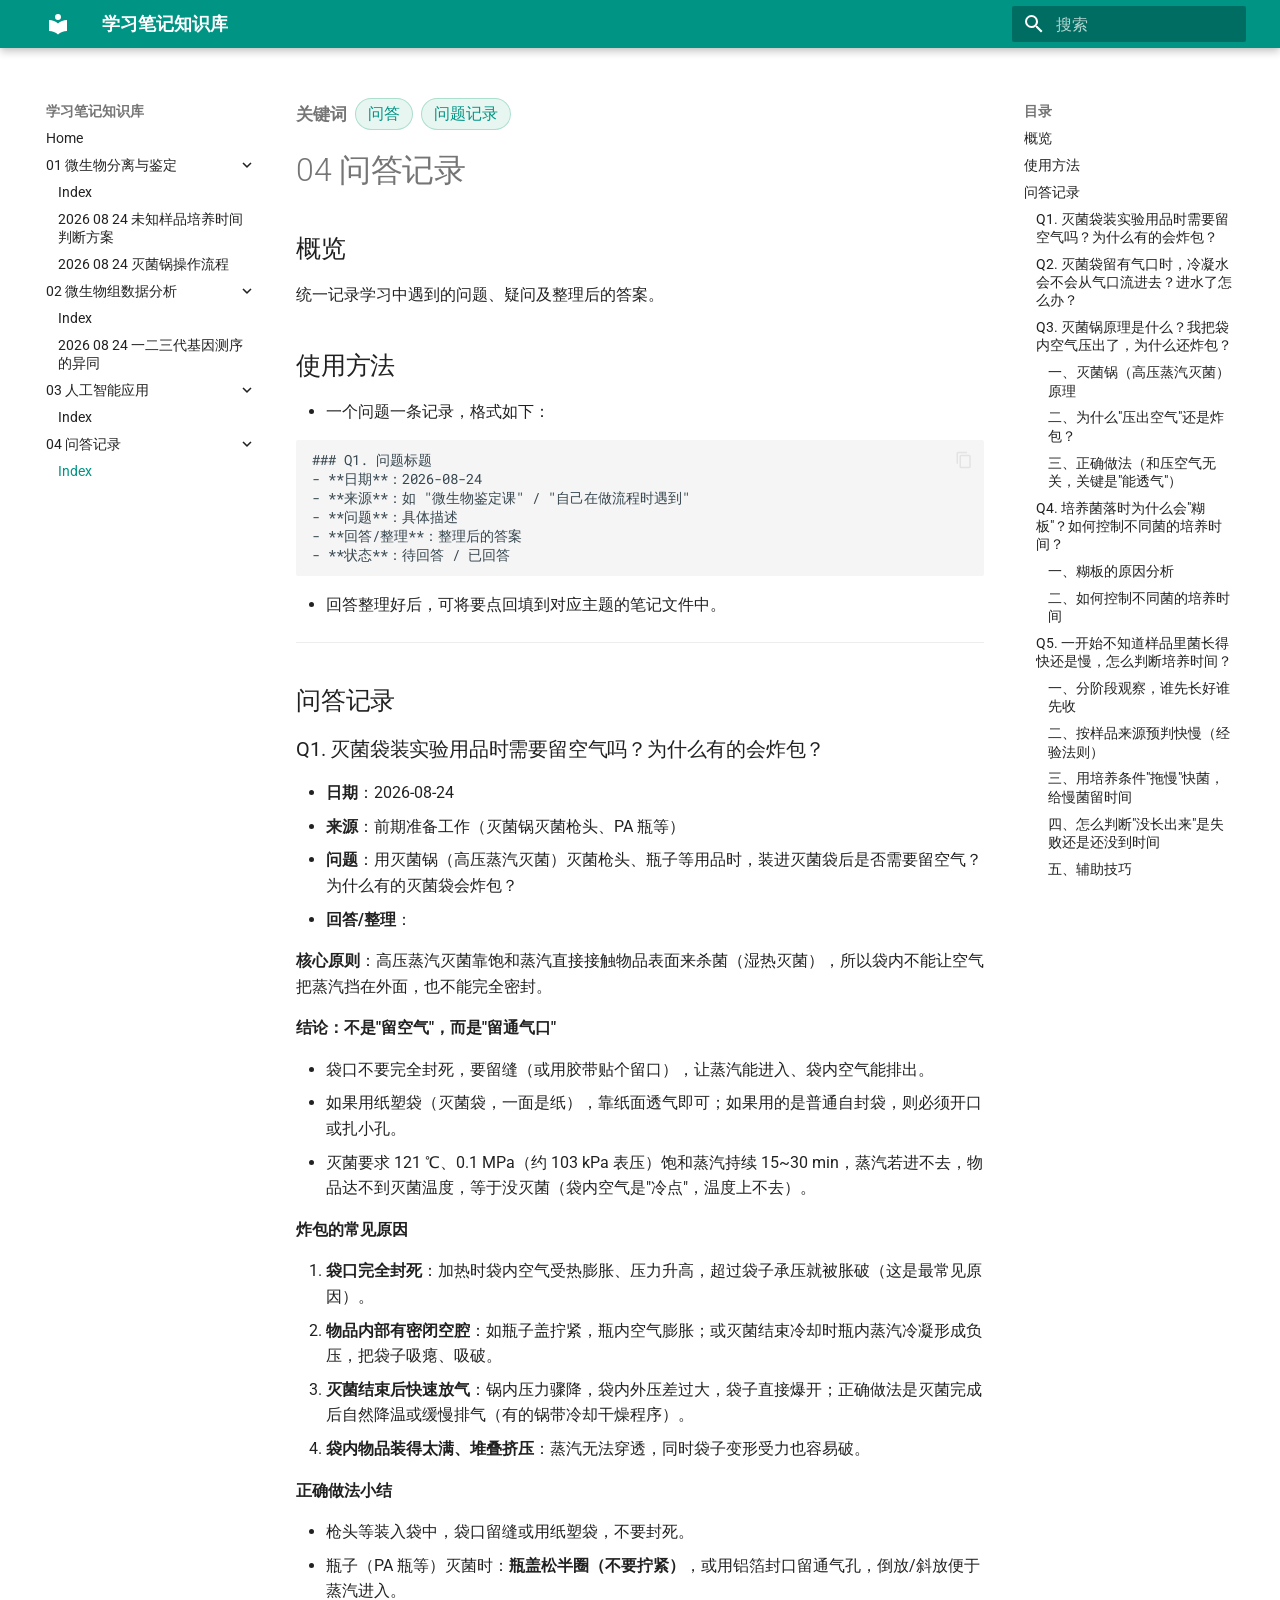
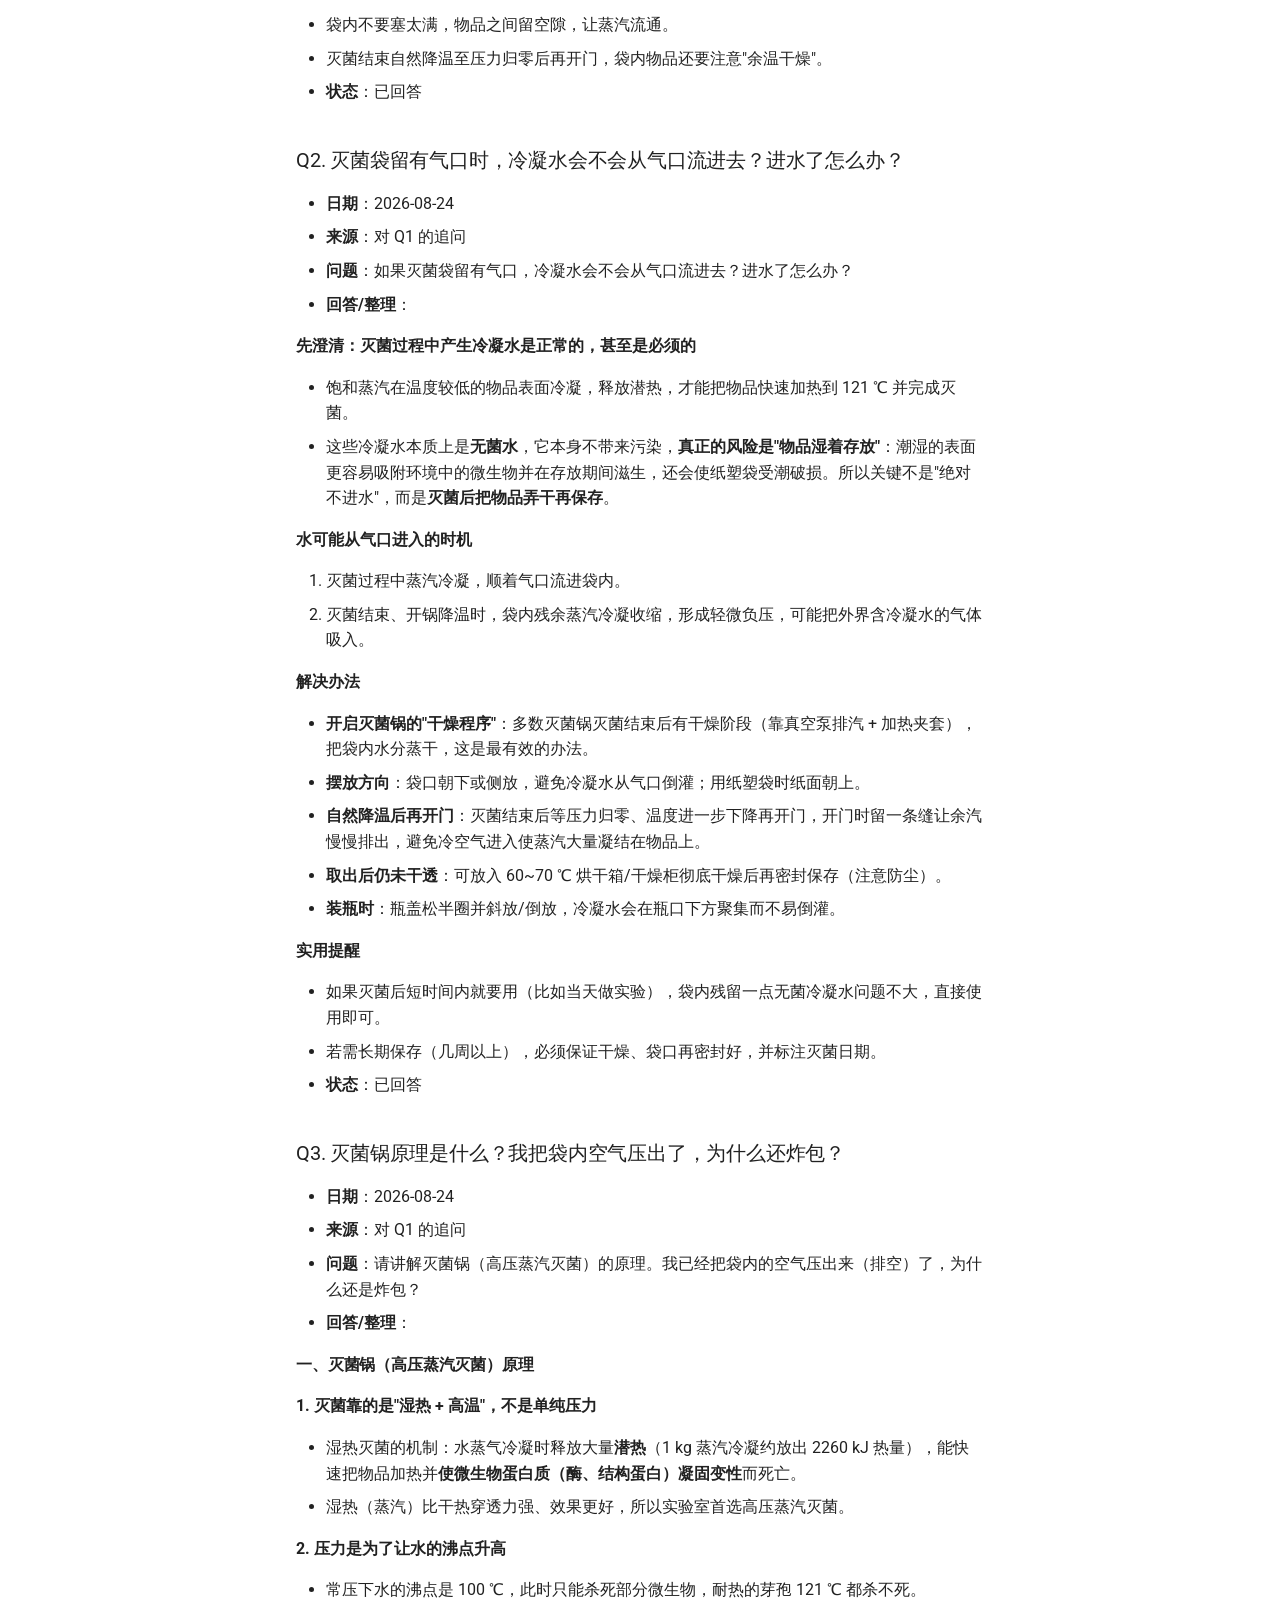
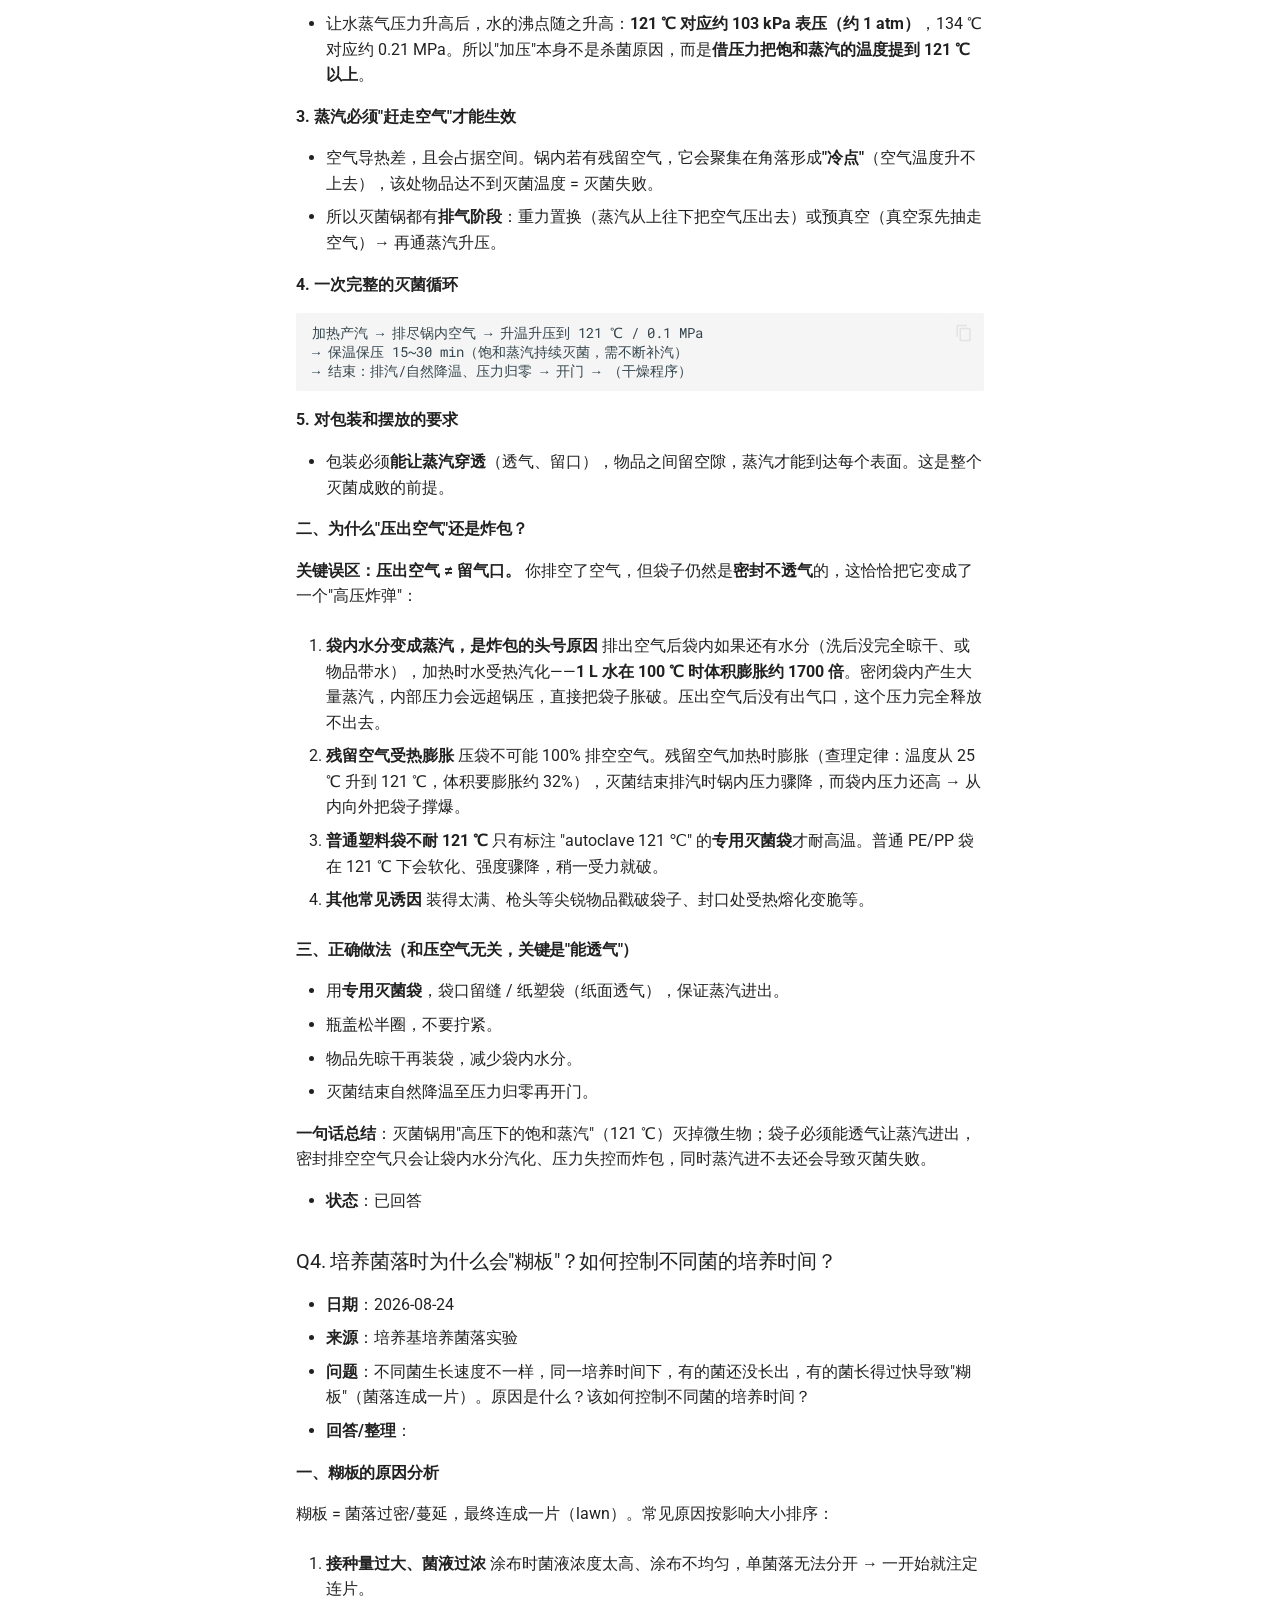
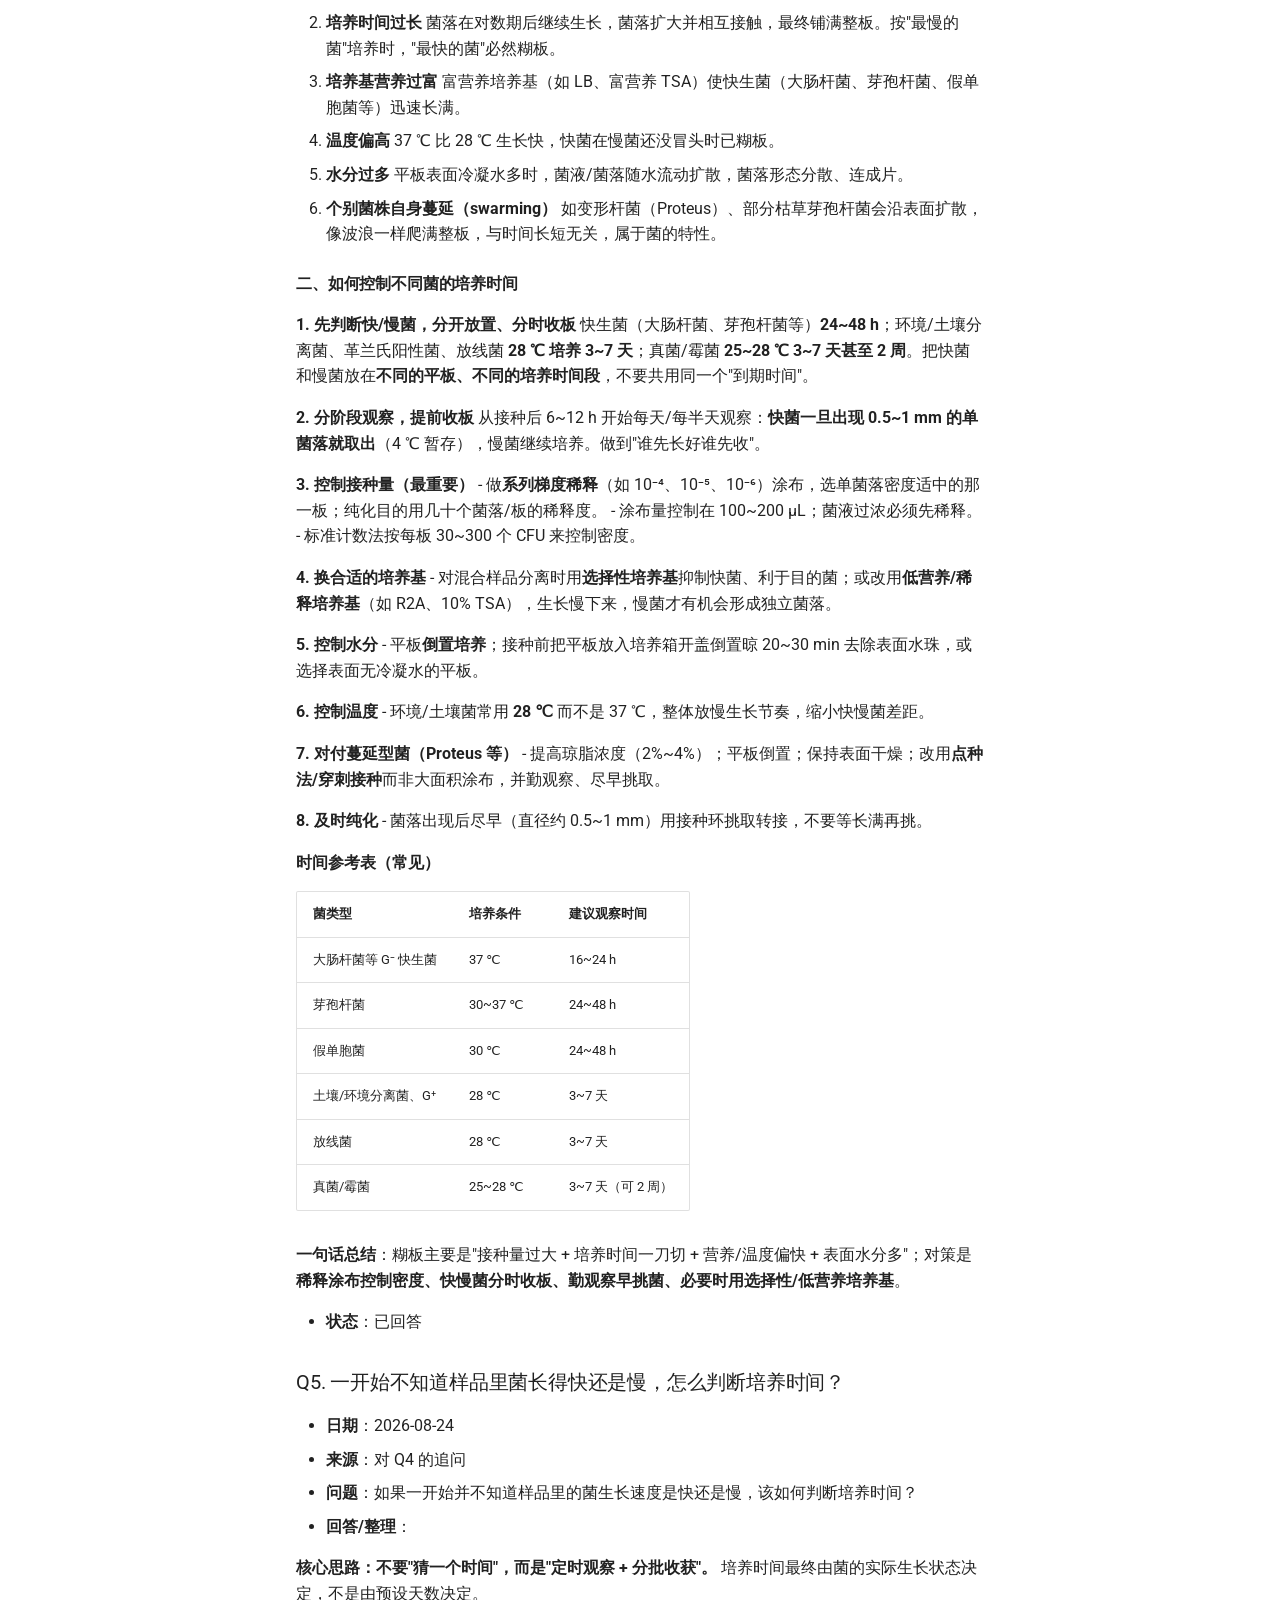
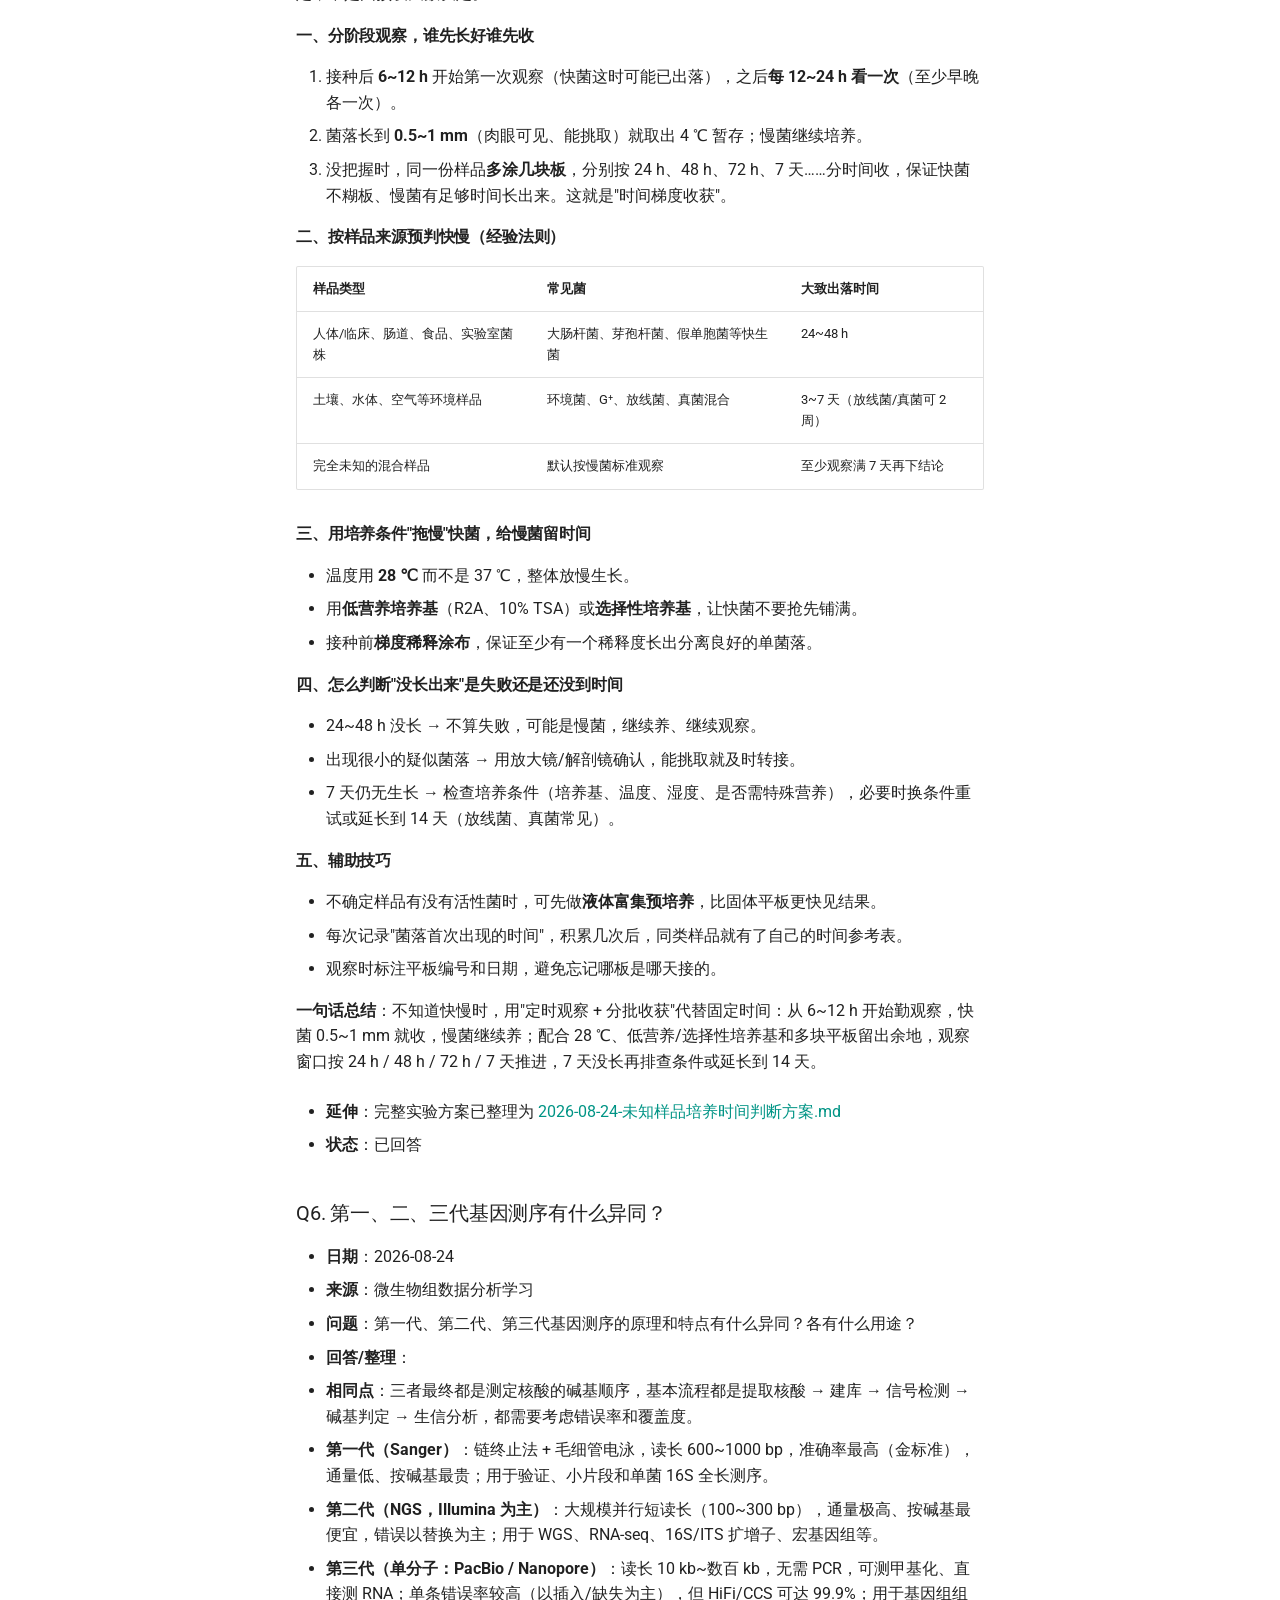
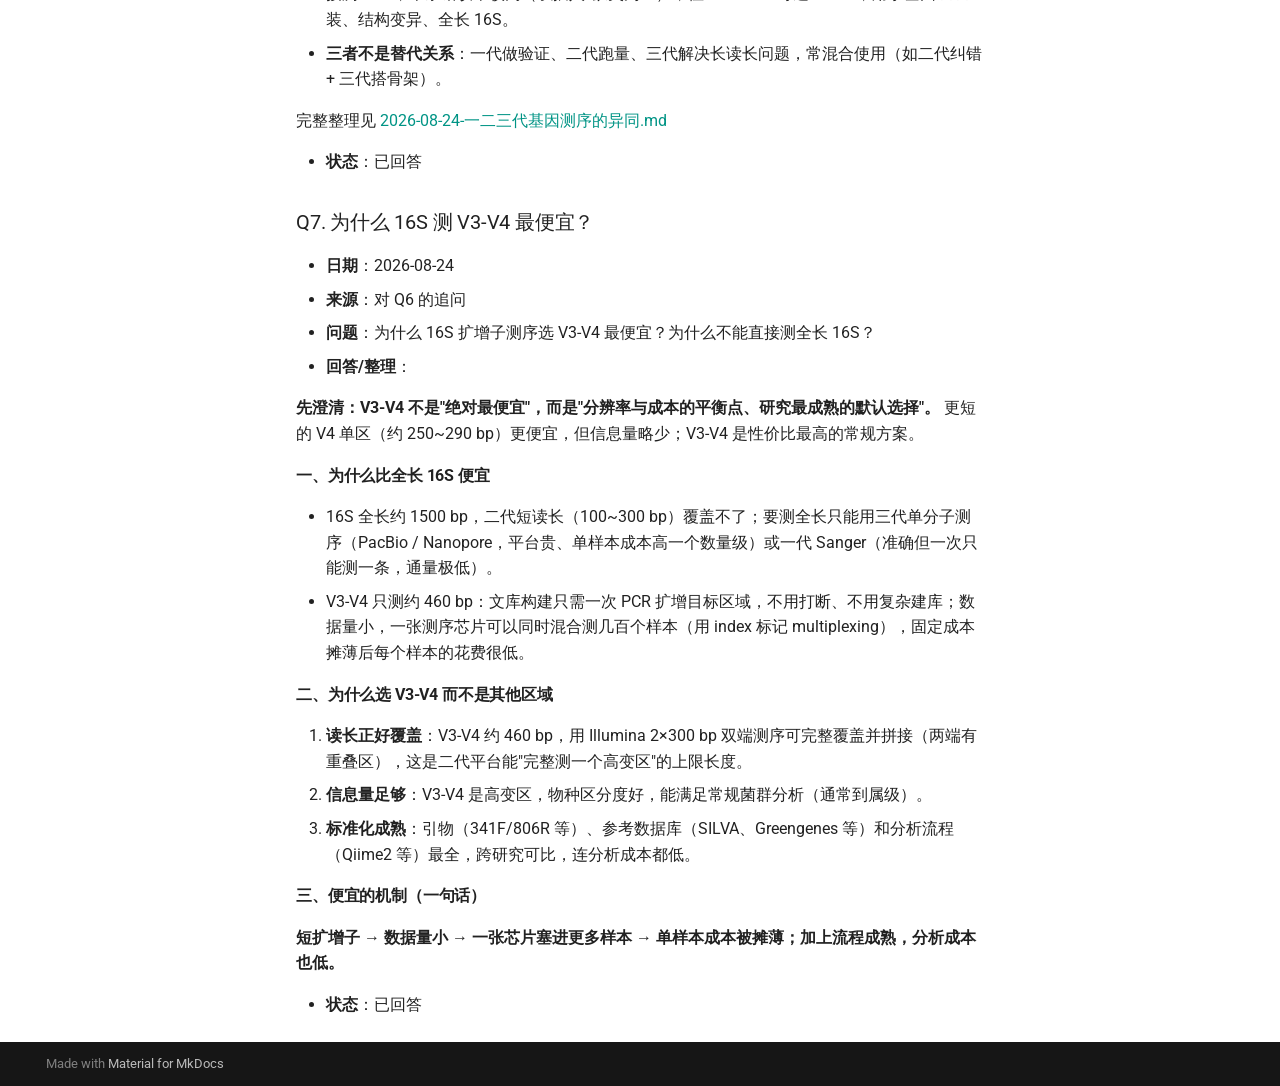
<file: 04_问答记录/index.html>
<!doctype html>
<html lang="zh" class="no-js">
  <head>
    
      <meta charset="utf-8">
      <meta name="viewport" content="width=device-width,initial-scale=1">
      
      
      
        <link rel="canonical" href="https://Twj1108.github.io/learning-notes/04_%E9%97%AE%E7%AD%94%E8%AE%B0%E5%BD%95/">
      
      
        <link rel="prev" href="../03_%E4%BA%BA%E5%B7%A5%E6%99%BA%E8%83%BD%E5%BA%94%E7%94%A8/">
      
      
      
        
      
      
      <link rel="icon" href="../assets/images/favicon.png">
      <meta name="generator" content="mkdocs-1.6.1, mkdocs-material-9.7.7">
    
    
      
        <title>Index - 学习笔记知识库</title>
      
    
    
      <link rel="stylesheet" href="../assets/stylesheets/main.ec1eaa64.min.css">
      
        
        <link rel="stylesheet" href="../assets/stylesheets/palette.ab4e12ef.min.css">
      
      


    
    
      
    
    
      
        
        
        <link rel="preconnect" href="https://fonts.gstatic.com" crossorigin>
        <link rel="stylesheet" href="https://fonts.googleapis.com/css?family=Roboto:300,300i,400,400i,700,700i%7CRoboto+Mono:400,400i,700,700i&display=fallback">
        <style>:root{--md-text-font:"Roboto";--md-code-font:"Roboto Mono"}</style>
      
    
    
      <link rel="stylesheet" href="../stylesheets/extra.css">
    
    <script>__md_scope=new URL("..",location),__md_hash=e=>[...e].reduce(((e,_)=>(e<<5)-e+_.charCodeAt(0)),0),__md_get=(e,_=localStorage,t=__md_scope)=>JSON.parse(_.getItem(t.pathname+"."+e)),__md_set=(e,_,t=localStorage,a=__md_scope)=>{try{t.setItem(a.pathname+"."+e,JSON.stringify(_))}catch(e){}}</script>
    
      

    
    
  </head>
  
  
    
    
      
    
    
    
    
    <body dir="ltr" data-md-color-scheme="default" data-md-color-primary="teal" data-md-color-accent="teal">
  
    
    <input class="md-toggle" data-md-toggle="drawer" type="checkbox" id="__drawer" autocomplete="off">
    <input class="md-toggle" data-md-toggle="search" type="checkbox" id="__search" autocomplete="off">
    <label class="md-overlay" for="__drawer"></label>
    <div data-md-component="skip">
      
        
        <a href="#04" class="md-skip">
          跳转至
        </a>
      
    </div>
    <div data-md-component="announce">
      
    </div>
    
    
      

  

<header class="md-header md-header--shadow" data-md-component="header">
  <nav class="md-header__inner md-grid" aria-label="页眉">
    <a href=".." title="学习笔记知识库" class="md-header__button md-logo" aria-label="学习笔记知识库" data-md-component="logo">
      
  
  <svg xmlns="http://www.w3.org/2000/svg" viewBox="0 0 24 24"><path d="M12 8a3 3 0 0 0 3-3 3 3 0 0 0-3-3 3 3 0 0 0-3 3 3 3 0 0 0 3 3m0 3.54C9.64 9.35 6.5 8 3 8v11c3.5 0 6.64 1.35 9 3.54 2.36-2.19 5.5-3.54 9-3.54V8c-3.5 0-6.64 1.35-9 3.54"/></svg>

    </a>
    <label class="md-header__button md-icon" for="__drawer">
      
      <svg xmlns="http://www.w3.org/2000/svg" viewBox="0 0 24 24"><path d="M3 6h18v2H3zm0 5h18v2H3zm0 5h18v2H3z"/></svg>
    </label>
    <div class="md-header__title" data-md-component="header-title">
      <div class="md-header__ellipsis">
        <div class="md-header__topic">
          <span class="md-ellipsis">
            学习笔记知识库
          </span>
        </div>
        <div class="md-header__topic" data-md-component="header-topic">
          <span class="md-ellipsis">
            
              Index
            
          </span>
        </div>
      </div>
    </div>
    
      
        <form class="md-header__option" data-md-component="palette">
  
    
    
    
    <input class="md-option" data-md-color-media="" data-md-color-scheme="default" data-md-color-primary="teal" data-md-color-accent="teal"  aria-hidden="true"  type="radio" name="__palette" id="__palette_0">
    
  
</form>
      
    
    
      <script>var palette=__md_get("__palette");if(palette&&palette.color){if("(prefers-color-scheme)"===palette.color.media){var media=matchMedia("(prefers-color-scheme: light)"),input=document.querySelector(media.matches?"[data-md-color-media='(prefers-color-scheme: light)']":"[data-md-color-media='(prefers-color-scheme: dark)']");palette.color.media=input.getAttribute("data-md-color-media"),palette.color.scheme=input.getAttribute("data-md-color-scheme"),palette.color.primary=input.getAttribute("data-md-color-primary"),palette.color.accent=input.getAttribute("data-md-color-accent")}for(var[key,value]of Object.entries(palette.color))document.body.setAttribute("data-md-color-"+key,value)}</script>
    
    
    
      
      
        <label class="md-header__button md-icon" for="__search">
          
          <svg xmlns="http://www.w3.org/2000/svg" viewBox="0 0 24 24"><path d="M9.5 3A6.5 6.5 0 0 1 16 9.5c0 1.61-.59 3.09-1.56 4.23l.27.27h.79l5 5-1.5 1.5-5-5v-.79l-.27-.27A6.52 6.52 0 0 1 9.5 16 6.5 6.5 0 0 1 3 9.5 6.5 6.5 0 0 1 9.5 3m0 2C7 5 5 7 5 9.5S7 14 9.5 14 14 12 14 9.5 12 5 9.5 5"/></svg>
        </label>
        <div class="md-search" data-md-component="search" role="dialog">
  <label class="md-search__overlay" for="__search"></label>
  <div class="md-search__inner" role="search">
    <form class="md-search__form" name="search">
      <input type="text" class="md-search__input" name="query" aria-label="搜索" placeholder="搜索" autocapitalize="off" autocorrect="off" autocomplete="off" spellcheck="false" data-md-component="search-query" required>
      <label class="md-search__icon md-icon" for="__search">
        
        <svg xmlns="http://www.w3.org/2000/svg" viewBox="0 0 24 24"><path d="M9.5 3A6.5 6.5 0 0 1 16 9.5c0 1.61-.59 3.09-1.56 4.23l.27.27h.79l5 5-1.5 1.5-5-5v-.79l-.27-.27A6.52 6.52 0 0 1 9.5 16 6.5 6.5 0 0 1 3 9.5 6.5 6.5 0 0 1 9.5 3m0 2C7 5 5 7 5 9.5S7 14 9.5 14 14 12 14 9.5 12 5 9.5 5"/></svg>
        
        <svg xmlns="http://www.w3.org/2000/svg" viewBox="0 0 24 24"><path d="M20 11v2H8l5.5 5.5-1.42 1.42L4.16 12l7.92-7.92L13.5 5.5 8 11z"/></svg>
      </label>
      <nav class="md-search__options" aria-label="查找">
        
        <button type="reset" class="md-search__icon md-icon" title="清空当前内容" aria-label="清空当前内容" tabindex="-1">
          
          <svg xmlns="http://www.w3.org/2000/svg" viewBox="0 0 24 24"><path d="M19 6.41 17.59 5 12 10.59 6.41 5 5 6.41 10.59 12 5 17.59 6.41 19 12 13.41 17.59 19 19 17.59 13.41 12z"/></svg>
        </button>
      </nav>
      
    </form>
    <div class="md-search__output">
      <div class="md-search__scrollwrap" tabindex="0" data-md-scrollfix>
        <div class="md-search-result" data-md-component="search-result">
          <div class="md-search-result__meta">
            正在初始化搜索引擎
          </div>
          <ol class="md-search-result__list" role="presentation"></ol>
        </div>
      </div>
    </div>
  </div>
</div>
      
    
    
  </nav>
  
</header>
    
    <div class="md-container" data-md-component="container">
      
      
        
          
        
      
      <main class="md-main" data-md-component="main">
        <div class="md-main__inner md-grid">
          
            
              
              <div class="md-sidebar md-sidebar--primary" data-md-component="sidebar" data-md-type="navigation" >
                <div class="md-sidebar__scrollwrap">
                  <div class="md-sidebar__inner">
                    



<nav class="md-nav md-nav--primary" aria-label="导航栏" data-md-level="0">
  <label class="md-nav__title" for="__drawer">
    <a href=".." title="学习笔记知识库" class="md-nav__button md-logo" aria-label="学习笔记知识库" data-md-component="logo">
      
  
  <svg xmlns="http://www.w3.org/2000/svg" viewBox="0 0 24 24"><path d="M12 8a3 3 0 0 0 3-3 3 3 0 0 0-3-3 3 3 0 0 0-3 3 3 3 0 0 0 3 3m0 3.54C9.64 9.35 6.5 8 3 8v11c3.5 0 6.64 1.35 9 3.54 2.36-2.19 5.5-3.54 9-3.54V8c-3.5 0-6.64 1.35-9 3.54"/></svg>

    </a>
    学习笔记知识库
  </label>
  
  <ul class="md-nav__list" data-md-scrollfix>
    
      
      
  
  
  
  
    <li class="md-nav__item">
      <a href=".." class="md-nav__link">
        
  
  
  <span class="md-ellipsis">
    
  
    Home
  

    
  </span>
  
  

      </a>
    </li>
  

    
      
      
  
  
  
  
    
    
    
    
    
    <li class="md-nav__item md-nav__item--nested">
      
        
        
          
        
        <input class="md-nav__toggle md-toggle md-toggle--indeterminate" type="checkbox" id="__nav_2" >
        
          
          <label class="md-nav__link" for="__nav_2" id="__nav_2_label" tabindex="0">
            
  
  
  <span class="md-ellipsis">
    
  
    01 微生物分离与鉴定
  

    
  </span>
  
  

            <span class="md-nav__icon md-icon"></span>
          </label>
        
        <nav class="md-nav" data-md-level="1" aria-labelledby="__nav_2_label" aria-expanded="false">
          <label class="md-nav__title" for="__nav_2">
            <span class="md-nav__icon md-icon"></span>
            
  
    01 微生物分离与鉴定
  

          </label>
          <ul class="md-nav__list" data-md-scrollfix>
            
              
                
  
  
  
  
    <li class="md-nav__item">
      <a href="../01_%E5%BE%AE%E7%94%9F%E7%89%A9%E5%88%86%E7%A6%BB%E4%B8%8E%E9%89%B4%E5%AE%9A/" class="md-nav__link">
        
  
  
  <span class="md-ellipsis">
    
  
    Index
  

    
  </span>
  
  

      </a>
    </li>
  

              
            
              
                
  
  
  
  
    <li class="md-nav__item">
      <a href="../01_%E5%BE%AE%E7%94%9F%E7%89%A9%E5%88%86%E7%A6%BB%E4%B8%8E%E9%89%B4%E5%AE%9A/2026-08-24-%E6%9C%AA%E7%9F%A5%E6%A0%B7%E5%93%81%E5%9F%B9%E5%85%BB%E6%97%B6%E9%97%B4%E5%88%A4%E6%96%AD%E6%96%B9%E6%A1%88/" class="md-nav__link">
        
  
  
  <span class="md-ellipsis">
    
  
    2026 08 24 未知样品培养时间判断方案
  

    
  </span>
  
  

      </a>
    </li>
  

              
            
              
                
  
  
  
  
    <li class="md-nav__item">
      <a href="../01_%E5%BE%AE%E7%94%9F%E7%89%A9%E5%88%86%E7%A6%BB%E4%B8%8E%E9%89%B4%E5%AE%9A/2026-08-24-%E7%81%AD%E8%8F%8C%E9%94%85%E6%93%8D%E4%BD%9C%E6%B5%81%E7%A8%8B/" class="md-nav__link">
        
  
  
  <span class="md-ellipsis">
    
  
    2026 08 24 灭菌锅操作流程
  

    
  </span>
  
  

      </a>
    </li>
  

              
            
          </ul>
        </nav>
      
    </li>
  

    
      
      
  
  
  
  
    
    
    
    
    
    <li class="md-nav__item md-nav__item--nested">
      
        
        
          
        
        <input class="md-nav__toggle md-toggle md-toggle--indeterminate" type="checkbox" id="__nav_3" >
        
          
          <label class="md-nav__link" for="__nav_3" id="__nav_3_label" tabindex="0">
            
  
  
  <span class="md-ellipsis">
    
  
    02 微生物组数据分析
  

    
  </span>
  
  

            <span class="md-nav__icon md-icon"></span>
          </label>
        
        <nav class="md-nav" data-md-level="1" aria-labelledby="__nav_3_label" aria-expanded="false">
          <label class="md-nav__title" for="__nav_3">
            <span class="md-nav__icon md-icon"></span>
            
  
    02 微生物组数据分析
  

          </label>
          <ul class="md-nav__list" data-md-scrollfix>
            
              
                
  
  
  
  
    <li class="md-nav__item">
      <a href="../02_%E5%BE%AE%E7%94%9F%E7%89%A9%E7%BB%84%E6%95%B0%E6%8D%AE%E5%88%86%E6%9E%90/" class="md-nav__link">
        
  
  
  <span class="md-ellipsis">
    
  
    Index
  

    
  </span>
  
  

      </a>
    </li>
  

              
            
              
                
  
  
  
  
    <li class="md-nav__item">
      <a href="../02_%E5%BE%AE%E7%94%9F%E7%89%A9%E7%BB%84%E6%95%B0%E6%8D%AE%E5%88%86%E6%9E%90/2026-08-24-%E4%B8%80%E4%BA%8C%E4%B8%89%E4%BB%A3%E5%9F%BA%E5%9B%A0%E6%B5%8B%E5%BA%8F%E7%9A%84%E5%BC%82%E5%90%8C/" class="md-nav__link">
        
  
  
  <span class="md-ellipsis">
    
  
    2026 08 24 一二三代基因测序的异同
  

    
  </span>
  
  

      </a>
    </li>
  

              
            
          </ul>
        </nav>
      
    </li>
  

    
      
      
  
  
  
  
    
    
    
    
    
    <li class="md-nav__item md-nav__item--nested">
      
        
        
          
        
        <input class="md-nav__toggle md-toggle md-toggle--indeterminate" type="checkbox" id="__nav_4" >
        
          
          <label class="md-nav__link" for="__nav_4" id="__nav_4_label" tabindex="0">
            
  
  
  <span class="md-ellipsis">
    
  
    03 人工智能应用
  

    
  </span>
  
  

            <span class="md-nav__icon md-icon"></span>
          </label>
        
        <nav class="md-nav" data-md-level="1" aria-labelledby="__nav_4_label" aria-expanded="false">
          <label class="md-nav__title" for="__nav_4">
            <span class="md-nav__icon md-icon"></span>
            
  
    03 人工智能应用
  

          </label>
          <ul class="md-nav__list" data-md-scrollfix>
            
              
                
  
  
  
  
    <li class="md-nav__item">
      <a href="../03_%E4%BA%BA%E5%B7%A5%E6%99%BA%E8%83%BD%E5%BA%94%E7%94%A8/" class="md-nav__link">
        
  
  
  <span class="md-ellipsis">
    
  
    Index
  

    
  </span>
  
  

      </a>
    </li>
  

              
            
          </ul>
        </nav>
      
    </li>
  

    
      
      
  
  
    
  
  
  
    
    
    
    
    
    <li class="md-nav__item md-nav__item--active md-nav__item--nested">
      
        
        
        <input class="md-nav__toggle md-toggle " type="checkbox" id="__nav_5" checked>
        
          
          <label class="md-nav__link" for="__nav_5" id="__nav_5_label" tabindex="0">
            
  
  
  <span class="md-ellipsis">
    
  
    04 问答记录
  

    
  </span>
  
  

            <span class="md-nav__icon md-icon"></span>
          </label>
        
        <nav class="md-nav" data-md-level="1" aria-labelledby="__nav_5_label" aria-expanded="true">
          <label class="md-nav__title" for="__nav_5">
            <span class="md-nav__icon md-icon"></span>
            
  
    04 问答记录
  

          </label>
          <ul class="md-nav__list" data-md-scrollfix>
            
              
                
  
  
    
  
  
  
    <li class="md-nav__item md-nav__item--active">
      
      <input class="md-nav__toggle md-toggle" type="checkbox" id="__toc">
      
      
        
      
      
        <label class="md-nav__link md-nav__link--active" for="__toc">
          
  
  
  <span class="md-ellipsis">
    
  
    Index
  

    
  </span>
  
  

          <span class="md-nav__icon md-icon"></span>
        </label>
      
      <a href="./" class="md-nav__link md-nav__link--active">
        
  
  
  <span class="md-ellipsis">
    
  
    Index
  

    
  </span>
  
  

      </a>
      
        

<nav class="md-nav md-nav--secondary" aria-label="目录">
  
  
  
    
  
  
    <label class="md-nav__title" for="__toc">
      <span class="md-nav__icon md-icon"></span>
      目录
    </label>
    <ul class="md-nav__list" data-md-component="toc" data-md-scrollfix>
      
        <li class="md-nav__item">
  <a href="#_1" class="md-nav__link">
    <span class="md-ellipsis">
      
        概览
      
    </span>
  </a>
  
</li>
      
        <li class="md-nav__item">
  <a href="#_2" class="md-nav__link">
    <span class="md-ellipsis">
      
        使用方法
      
    </span>
  </a>
  
</li>
      
        <li class="md-nav__item">
  <a href="#_3" class="md-nav__link">
    <span class="md-ellipsis">
      
        问答记录
      
    </span>
  </a>
  
    <nav class="md-nav" aria-label="问答记录">
      <ul class="md-nav__list">
        
          <li class="md-nav__item">
  <a href="#q1" class="md-nav__link">
    <span class="md-ellipsis">
      
        Q1. 灭菌袋装实验用品时需要留空气吗？为什么有的会炸包？
      
    </span>
  </a>
  
</li>
        
          <li class="md-nav__item">
  <a href="#q2" class="md-nav__link">
    <span class="md-ellipsis">
      
        Q2. 灭菌袋留有气口时，冷凝水会不会从气口流进去？进水了怎么办？
      
    </span>
  </a>
  
</li>
        
          <li class="md-nav__item">
  <a href="#q3" class="md-nav__link">
    <span class="md-ellipsis">
      
        Q3. 灭菌锅原理是什么？我把袋内空气压出了，为什么还炸包？
      
    </span>
  </a>
  
    <nav class="md-nav" aria-label="Q3. 灭菌锅原理是什么？我把袋内空气压出了，为什么还炸包？">
      <ul class="md-nav__list">
        
          <li class="md-nav__item">
  <a href="#_4" class="md-nav__link">
    <span class="md-ellipsis">
      
        一、灭菌锅（高压蒸汽灭菌）原理
      
    </span>
  </a>
  
</li>
        
          <li class="md-nav__item">
  <a href="#_5" class="md-nav__link">
    <span class="md-ellipsis">
      
        二、为什么"压出空气"还是炸包？
      
    </span>
  </a>
  
</li>
        
          <li class="md-nav__item">
  <a href="#_6" class="md-nav__link">
    <span class="md-ellipsis">
      
        三、正确做法（和压空气无关，关键是"能透气"）
      
    </span>
  </a>
  
</li>
        
      </ul>
    </nav>
  
</li>
        
          <li class="md-nav__item">
  <a href="#q4" class="md-nav__link">
    <span class="md-ellipsis">
      
        Q4. 培养菌落时为什么会"糊板"？如何控制不同菌的培养时间？
      
    </span>
  </a>
  
    <nav class="md-nav" aria-label="Q4. 培养菌落时为什么会&#34;糊板&#34;？如何控制不同菌的培养时间？">
      <ul class="md-nav__list">
        
          <li class="md-nav__item">
  <a href="#_7" class="md-nav__link">
    <span class="md-ellipsis">
      
        一、糊板的原因分析
      
    </span>
  </a>
  
</li>
        
          <li class="md-nav__item">
  <a href="#_8" class="md-nav__link">
    <span class="md-ellipsis">
      
        二、如何控制不同菌的培养时间
      
    </span>
  </a>
  
</li>
        
      </ul>
    </nav>
  
</li>
        
          <li class="md-nav__item">
  <a href="#q5" class="md-nav__link">
    <span class="md-ellipsis">
      
        Q5. 一开始不知道样品里菌长得快还是慢，怎么判断培养时间？
      
    </span>
  </a>
  
    <nav class="md-nav" aria-label="Q5. 一开始不知道样品里菌长得快还是慢，怎么判断培养时间？">
      <ul class="md-nav__list">
        
          <li class="md-nav__item">
  <a href="#_9" class="md-nav__link">
    <span class="md-ellipsis">
      
        一、分阶段观察，谁先长好谁先收
      
    </span>
  </a>
  
</li>
        
          <li class="md-nav__item">
  <a href="#_10" class="md-nav__link">
    <span class="md-ellipsis">
      
        二、按样品来源预判快慢（经验法则）
      
    </span>
  </a>
  
</li>
        
          <li class="md-nav__item">
  <a href="#_11" class="md-nav__link">
    <span class="md-ellipsis">
      
        三、用培养条件"拖慢"快菌，给慢菌留时间
      
    </span>
  </a>
  
</li>
        
          <li class="md-nav__item">
  <a href="#_12" class="md-nav__link">
    <span class="md-ellipsis">
      
        四、怎么判断"没长出来"是失败还是还没到时间
      
    </span>
  </a>
  
</li>
        
          <li class="md-nav__item">
  <a href="#_13" class="md-nav__link">
    <span class="md-ellipsis">
      
        五、辅助技巧
      
    </span>
  </a>
  
</li>
        
      </ul>
    </nav>
  
</li>
        
          <li class="md-nav__item">
  <a href="#q6" class="md-nav__link">
    <span class="md-ellipsis">
      
        Q6. 第一、二、三代基因测序有什么异同？
      
    </span>
  </a>
  
</li>
        
          <li class="md-nav__item">
  <a href="#q7-16s-v3-v4" class="md-nav__link">
    <span class="md-ellipsis">
      
        Q7. 为什么 16S 测 V3-V4 最便宜？
      
    </span>
  </a>
  
    <nav class="md-nav" aria-label="Q7. 为什么 16S 测 V3-V4 最便宜？">
      <ul class="md-nav__list">
        
          <li class="md-nav__item">
  <a href="#16s" class="md-nav__link">
    <span class="md-ellipsis">
      
        一、为什么比全长 16S 便宜
      
    </span>
  </a>
  
</li>
        
          <li class="md-nav__item">
  <a href="#v3-v4" class="md-nav__link">
    <span class="md-ellipsis">
      
        二、为什么选 V3-V4 而不是其他区域
      
    </span>
  </a>
  
</li>
        
          <li class="md-nav__item">
  <a href="#_14" class="md-nav__link">
    <span class="md-ellipsis">
      
        三、便宜的机制（一句话）
      
    </span>
  </a>
  
</li>
        
      </ul>
    </nav>
  
</li>
        
      </ul>
    </nav>
  
</li>
      
    </ul>
  
</nav>
      
    </li>
  

              
            
          </ul>
        </nav>
      
    </li>
  

    
  </ul>
</nav>
                  </div>
                </div>
              </div>
            
            
              
              <div class="md-sidebar md-sidebar--secondary" data-md-component="sidebar" data-md-type="toc" >
                <div class="md-sidebar__scrollwrap">
                  <div class="md-sidebar__inner">
                    

<nav class="md-nav md-nav--secondary" aria-label="目录">
  
  
  
    
  
  
    <label class="md-nav__title" for="__toc">
      <span class="md-nav__icon md-icon"></span>
      目录
    </label>
    <ul class="md-nav__list" data-md-component="toc" data-md-scrollfix>
      
        <li class="md-nav__item">
  <a href="#_1" class="md-nav__link">
    <span class="md-ellipsis">
      
        概览
      
    </span>
  </a>
  
</li>
      
        <li class="md-nav__item">
  <a href="#_2" class="md-nav__link">
    <span class="md-ellipsis">
      
        使用方法
      
    </span>
  </a>
  
</li>
      
        <li class="md-nav__item">
  <a href="#_3" class="md-nav__link">
    <span class="md-ellipsis">
      
        问答记录
      
    </span>
  </a>
  
    <nav class="md-nav" aria-label="问答记录">
      <ul class="md-nav__list">
        
          <li class="md-nav__item">
  <a href="#q1" class="md-nav__link">
    <span class="md-ellipsis">
      
        Q1. 灭菌袋装实验用品时需要留空气吗？为什么有的会炸包？
      
    </span>
  </a>
  
</li>
        
          <li class="md-nav__item">
  <a href="#q2" class="md-nav__link">
    <span class="md-ellipsis">
      
        Q2. 灭菌袋留有气口时，冷凝水会不会从气口流进去？进水了怎么办？
      
    </span>
  </a>
  
</li>
        
          <li class="md-nav__item">
  <a href="#q3" class="md-nav__link">
    <span class="md-ellipsis">
      
        Q3. 灭菌锅原理是什么？我把袋内空气压出了，为什么还炸包？
      
    </span>
  </a>
  
    <nav class="md-nav" aria-label="Q3. 灭菌锅原理是什么？我把袋内空气压出了，为什么还炸包？">
      <ul class="md-nav__list">
        
          <li class="md-nav__item">
  <a href="#_4" class="md-nav__link">
    <span class="md-ellipsis">
      
        一、灭菌锅（高压蒸汽灭菌）原理
      
    </span>
  </a>
  
</li>
        
          <li class="md-nav__item">
  <a href="#_5" class="md-nav__link">
    <span class="md-ellipsis">
      
        二、为什么"压出空气"还是炸包？
      
    </span>
  </a>
  
</li>
        
          <li class="md-nav__item">
  <a href="#_6" class="md-nav__link">
    <span class="md-ellipsis">
      
        三、正确做法（和压空气无关，关键是"能透气"）
      
    </span>
  </a>
  
</li>
        
      </ul>
    </nav>
  
</li>
        
          <li class="md-nav__item">
  <a href="#q4" class="md-nav__link">
    <span class="md-ellipsis">
      
        Q4. 培养菌落时为什么会"糊板"？如何控制不同菌的培养时间？
      
    </span>
  </a>
  
    <nav class="md-nav" aria-label="Q4. 培养菌落时为什么会&#34;糊板&#34;？如何控制不同菌的培养时间？">
      <ul class="md-nav__list">
        
          <li class="md-nav__item">
  <a href="#_7" class="md-nav__link">
    <span class="md-ellipsis">
      
        一、糊板的原因分析
      
    </span>
  </a>
  
</li>
        
          <li class="md-nav__item">
  <a href="#_8" class="md-nav__link">
    <span class="md-ellipsis">
      
        二、如何控制不同菌的培养时间
      
    </span>
  </a>
  
</li>
        
      </ul>
    </nav>
  
</li>
        
          <li class="md-nav__item">
  <a href="#q5" class="md-nav__link">
    <span class="md-ellipsis">
      
        Q5. 一开始不知道样品里菌长得快还是慢，怎么判断培养时间？
      
    </span>
  </a>
  
    <nav class="md-nav" aria-label="Q5. 一开始不知道样品里菌长得快还是慢，怎么判断培养时间？">
      <ul class="md-nav__list">
        
          <li class="md-nav__item">
  <a href="#_9" class="md-nav__link">
    <span class="md-ellipsis">
      
        一、分阶段观察，谁先长好谁先收
      
    </span>
  </a>
  
</li>
        
          <li class="md-nav__item">
  <a href="#_10" class="md-nav__link">
    <span class="md-ellipsis">
      
        二、按样品来源预判快慢（经验法则）
      
    </span>
  </a>
  
</li>
        
          <li class="md-nav__item">
  <a href="#_11" class="md-nav__link">
    <span class="md-ellipsis">
      
        三、用培养条件"拖慢"快菌，给慢菌留时间
      
    </span>
  </a>
  
</li>
        
          <li class="md-nav__item">
  <a href="#_12" class="md-nav__link">
    <span class="md-ellipsis">
      
        四、怎么判断"没长出来"是失败还是还没到时间
      
    </span>
  </a>
  
</li>
        
          <li class="md-nav__item">
  <a href="#_13" class="md-nav__link">
    <span class="md-ellipsis">
      
        五、辅助技巧
      
    </span>
  </a>
  
</li>
        
      </ul>
    </nav>
  
</li>
        
          <li class="md-nav__item">
  <a href="#q6" class="md-nav__link">
    <span class="md-ellipsis">
      
        Q6. 第一、二、三代基因测序有什么异同？
      
    </span>
  </a>
  
</li>
        
          <li class="md-nav__item">
  <a href="#q7-16s-v3-v4" class="md-nav__link">
    <span class="md-ellipsis">
      
        Q7. 为什么 16S 测 V3-V4 最便宜？
      
    </span>
  </a>
  
    <nav class="md-nav" aria-label="Q7. 为什么 16S 测 V3-V4 最便宜？">
      <ul class="md-nav__list">
        
          <li class="md-nav__item">
  <a href="#16s" class="md-nav__link">
    <span class="md-ellipsis">
      
        一、为什么比全长 16S 便宜
      
    </span>
  </a>
  
</li>
        
          <li class="md-nav__item">
  <a href="#v3-v4" class="md-nav__link">
    <span class="md-ellipsis">
      
        二、为什么选 V3-V4 而不是其他区域
      
    </span>
  </a>
  
</li>
        
          <li class="md-nav__item">
  <a href="#_14" class="md-nav__link">
    <span class="md-ellipsis">
      
        三、便宜的机制（一句话）
      
    </span>
  </a>
  
</li>
        
      </ul>
    </nav>
  
</li>
        
      </ul>
    </nav>
  
</li>
      
    </ul>
  
</nav>
                  </div>
                </div>
              </div>
            
          
          
            <div class="md-content" data-md-component="content">
              
              <article class="md-content__inner md-typeset">
                
                  



<div class="kw-row"><span class="kw-label">关键词</span><a class="kw-chip" href="https://Twj1108.github.io/learning-notes/?q=%E9%97%AE%E7%AD%94">问答</a><a class="kw-chip" href="https://Twj1108.github.io/learning-notes/?q=%E9%97%AE%E9%A2%98%E8%AE%B0%E5%BD%95">问题记录</a></div>

<h1 id="04">04 问答记录<a class="headerlink" href="#04" title="Permanent link">&para;</a></h1>
<h2 id="_1">概览<a class="headerlink" href="#_1" title="Permanent link">&para;</a></h2>
<p>统一记录学习中遇到的问题、疑问及整理后的答案。</p>
<h2 id="_2">使用方法<a class="headerlink" href="#_2" title="Permanent link">&para;</a></h2>
<ul>
<li>一个问题一条记录，格式如下：</li>
</ul>
<pre><code class="language-markdown">### Q1. 问题标题
- **日期**：2026-08-24
- **来源**：如 &quot;微生物鉴定课&quot; / &quot;自己在做流程时遇到&quot;
- **问题**：具体描述
- **回答/整理**：整理后的答案
- **状态**：待回答 / 已回答
</code></pre>
<ul>
<li>回答整理好后，可将要点回填到对应主题的笔记文件中。</li>
</ul>
<hr />
<h2 id="_3">问答记录<a class="headerlink" href="#_3" title="Permanent link">&para;</a></h2>
<h3 id="q1">Q1. 灭菌袋装实验用品时需要留空气吗？为什么有的会炸包？<a class="headerlink" href="#q1" title="Permanent link">&para;</a></h3>
<ul>
<li><strong>日期</strong>：2026-08-24</li>
<li><strong>来源</strong>：前期准备工作（灭菌锅灭菌枪头、PA 瓶等）</li>
<li><strong>问题</strong>：用灭菌锅（高压蒸汽灭菌）灭菌枪头、瓶子等用品时，装进灭菌袋后是否需要留空气？为什么有的灭菌袋会炸包？</li>
<li><strong>回答/整理</strong>：</li>
</ul>
<p><strong>核心原则</strong>：高压蒸汽灭菌靠饱和蒸汽直接接触物品表面来杀菌（湿热灭菌），所以袋内不能让空气把蒸汽挡在外面，也不能完全密封。</p>
<p><strong>结论：不是"留空气"，而是"留通气口"</strong></p>
<ul>
<li>袋口不要完全封死，要留缝（或用胶带贴个留口），让蒸汽能进入、袋内空气能排出。</li>
<li>如果用纸塑袋（灭菌袋，一面是纸），靠纸面透气即可；如果用的是普通自封袋，则必须开口或扎小孔。</li>
<li>灭菌要求 121 ℃、0.1 MPa（约 103 kPa 表压）饱和蒸汽持续 15~30 min，蒸汽若进不去，物品达不到灭菌温度，等于没灭菌（袋内空气是"冷点"，温度上不去）。</li>
</ul>
<p><strong>炸包的常见原因</strong></p>
<ol>
<li><strong>袋口完全封死</strong>：加热时袋内空气受热膨胀、压力升高，超过袋子承压就被胀破（这是最常见原因）。</li>
<li><strong>物品内部有密闭空腔</strong>：如瓶子盖拧紧，瓶内空气膨胀；或灭菌结束冷却时瓶内蒸汽冷凝形成负压，把袋子吸瘪、吸破。</li>
<li><strong>灭菌结束后快速放气</strong>：锅内压力骤降，袋内外压差过大，袋子直接爆开；正确做法是灭菌完成后自然降温或缓慢排气（有的锅带冷却干燥程序）。</li>
<li><strong>袋内物品装得太满、堆叠挤压</strong>：蒸汽无法穿透，同时袋子变形受力也容易破。</li>
</ol>
<p><strong>正确做法小结</strong></p>
<ul>
<li>枪头等装入袋中，袋口留缝或用纸塑袋，不要封死。</li>
<li>瓶子（PA 瓶等）灭菌时：<strong>瓶盖松半圈（不要拧紧）</strong>，或用铝箔封口留通气孔，倒放/斜放便于蒸汽进入。</li>
<li>袋内不要塞太满，物品之间留空隙，让蒸汽流通。</li>
<li>
<p>灭菌结束自然降温至压力归零后再开门，袋内物品还要注意"余温干燥"。</p>
</li>
<li>
<p><strong>状态</strong>：已回答</p>
</li>
</ul>
<h3 id="q2">Q2. 灭菌袋留有气口时，冷凝水会不会从气口流进去？进水了怎么办？<a class="headerlink" href="#q2" title="Permanent link">&para;</a></h3>
<ul>
<li><strong>日期</strong>：2026-08-24</li>
<li><strong>来源</strong>：对 Q1 的追问</li>
<li><strong>问题</strong>：如果灭菌袋留有气口，冷凝水会不会从气口流进去？进水了怎么办？</li>
<li><strong>回答/整理</strong>：</li>
</ul>
<p><strong>先澄清：灭菌过程中产生冷凝水是正常的，甚至是必须的</strong></p>
<ul>
<li>饱和蒸汽在温度较低的物品表面冷凝，释放潜热，才能把物品快速加热到 121 ℃ 并完成灭菌。</li>
<li>这些冷凝水本质上是<strong>无菌水</strong>，它本身不带来污染，<strong>真正的风险是"物品湿着存放"</strong>：潮湿的表面更容易吸附环境中的微生物并在存放期间滋生，还会使纸塑袋受潮破损。所以关键不是"绝对不进水"，而是<strong>灭菌后把物品弄干再保存</strong>。</li>
</ul>
<p><strong>水可能从气口进入的时机</strong></p>
<ol>
<li>灭菌过程中蒸汽冷凝，顺着气口流进袋内。</li>
<li>灭菌结束、开锅降温时，袋内残余蒸汽冷凝收缩，形成轻微负压，可能把外界含冷凝水的气体吸入。</li>
</ol>
<p><strong>解决办法</strong></p>
<ul>
<li><strong>开启灭菌锅的"干燥程序"</strong>：多数灭菌锅灭菌结束后有干燥阶段（靠真空泵排汽 + 加热夹套），把袋内水分蒸干，这是最有效的办法。</li>
<li><strong>摆放方向</strong>：袋口朝下或侧放，避免冷凝水从气口倒灌；用纸塑袋时纸面朝上。</li>
<li><strong>自然降温后再开门</strong>：灭菌结束后等压力归零、温度进一步下降再开门，开门时留一条缝让余汽慢慢排出，避免冷空气进入使蒸汽大量凝结在物品上。</li>
<li><strong>取出后仍未干透</strong>：可放入 60~70 ℃ 烘干箱/干燥柜彻底干燥后再密封保存（注意防尘）。</li>
<li><strong>装瓶时</strong>：瓶盖松半圈并斜放/倒放，冷凝水会在瓶口下方聚集而不易倒灌。</li>
</ul>
<p><strong>实用提醒</strong></p>
<ul>
<li>如果灭菌后短时间内就要用（比如当天做实验），袋内残留一点无菌冷凝水问题不大，直接使用即可。</li>
<li>
<p>若需长期保存（几周以上），必须保证干燥、袋口再密封好，并标注灭菌日期。</p>
</li>
<li>
<p><strong>状态</strong>：已回答</p>
</li>
</ul>
<h3 id="q3">Q3. 灭菌锅原理是什么？我把袋内空气压出了，为什么还炸包？<a class="headerlink" href="#q3" title="Permanent link">&para;</a></h3>
<ul>
<li><strong>日期</strong>：2026-08-24</li>
<li><strong>来源</strong>：对 Q1 的追问</li>
<li><strong>问题</strong>：请讲解灭菌锅（高压蒸汽灭菌）的原理。我已经把袋内的空气压出来（排空）了，为什么还是炸包？</li>
<li><strong>回答/整理</strong>：</li>
</ul>
<h4 id="_4">一、灭菌锅（高压蒸汽灭菌）原理<a class="headerlink" href="#_4" title="Permanent link">&para;</a></h4>
<p><strong>1. 灭菌靠的是"湿热 + 高温"，不是单纯压力</strong></p>
<ul>
<li>湿热灭菌的机制：水蒸气冷凝时释放大量<strong>潜热</strong>（1 kg 蒸汽冷凝约放出 2260 kJ 热量），能快速把物品加热并<strong>使微生物蛋白质（酶、结构蛋白）凝固变性</strong>而死亡。</li>
<li>湿热（蒸汽）比干热穿透力强、效果更好，所以实验室首选高压蒸汽灭菌。</li>
</ul>
<p><strong>2. 压力是为了让水的沸点升高</strong></p>
<ul>
<li>常压下水的沸点是 100 ℃，此时只能杀死部分微生物，耐热的芽孢 121 ℃ 都杀不死。</li>
<li>让水蒸气压力升高后，水的沸点随之升高：<strong>121 ℃ 对应约 103 kPa 表压（约 1 atm）</strong>，134 ℃ 对应约 0.21 MPa。所以"加压"本身不是杀菌原因，而是<strong>借压力把饱和蒸汽的温度提到 121 ℃ 以上</strong>。</li>
</ul>
<p><strong>3. 蒸汽必须"赶走空气"才能生效</strong></p>
<ul>
<li>空气导热差，且会占据空间。锅内若有残留空气，它会聚集在角落形成<strong>"冷点"</strong>（空气温度升不上去），该处物品达不到灭菌温度 = 灭菌失败。</li>
<li>所以灭菌锅都有<strong>排气阶段</strong>：重力置换（蒸汽从上往下把空气压出去）或预真空（真空泵先抽走空气）→ 再通蒸汽升压。</li>
</ul>
<p><strong>4. 一次完整的灭菌循环</strong></p>
<pre><code>加热产汽 → 排尽锅内空气 → 升温升压到 121 ℃ / 0.1 MPa
→ 保温保压 15~30 min（饱和蒸汽持续灭菌，需不断补汽）
→ 结束：排汽/自然降温、压力归零 → 开门 → （干燥程序）
</code></pre>
<p><strong>5. 对包装和摆放的要求</strong></p>
<ul>
<li>包装必须<strong>能让蒸汽穿透</strong>（透气、留口），物品之间留空隙，蒸汽才能到达每个表面。这是整个灭菌成败的前提。</li>
</ul>
<h4 id="_5">二、为什么"压出空气"还是炸包？<a class="headerlink" href="#_5" title="Permanent link">&para;</a></h4>
<p><strong>关键误区：压出空气 ≠ 留气口。</strong> 你排空了空气，但袋子仍然是<strong>密封不透气</strong>的，这恰恰把它变成了一个"高压炸弹"：</p>
<ol>
<li>
<p><strong>袋内水分变成蒸汽，是炸包的头号原因</strong>
   排出空气后袋内如果还有水分（洗后没完全晾干、或物品带水），加热时水受热汽化——<strong>1 L 水在 100 ℃ 时体积膨胀约 1700 倍</strong>。密闭袋内产生大量蒸汽，内部压力会远超锅压，直接把袋子胀破。压出空气后没有出气口，这个压力完全释放不出去。</p>
</li>
<li>
<p><strong>残留空气受热膨胀</strong>
   压袋不可能 100% 排空空气。残留空气加热时膨胀（查理定律：温度从 25 ℃ 升到 121 ℃，体积要膨胀约 32%），灭菌结束排汽时锅内压力骤降，而袋内压力还高 → 从内向外把袋子撑爆。</p>
</li>
<li>
<p><strong>普通塑料袋不耐 121 ℃</strong>
   只有标注 "autoclave 121 ℃" 的<strong>专用灭菌袋</strong>才耐高温。普通 PE/PP 袋在 121 ℃ 下会软化、强度骤降，稍一受力就破。</p>
</li>
<li>
<p><strong>其他常见诱因</strong>
   装得太满、枪头等尖锐物品戳破袋子、封口处受热熔化变脆等。</p>
</li>
</ol>
<h4 id="_6">三、正确做法（和压空气无关，关键是"能透气"）<a class="headerlink" href="#_6" title="Permanent link">&para;</a></h4>
<ul>
<li>用<strong>专用灭菌袋</strong>，袋口留缝 / 纸塑袋（纸面透气），保证蒸汽进出。</li>
<li>瓶盖松半圈，不要拧紧。</li>
<li>物品先晾干再装袋，减少袋内水分。</li>
<li>灭菌结束自然降温至压力归零再开门。</li>
</ul>
<p><strong>一句话总结</strong>：灭菌锅用"高压下的饱和蒸汽"（121 ℃）灭掉微生物；袋子必须能透气让蒸汽进出，密封排空空气只会让袋内水分汽化、压力失控而炸包，同时蒸汽进不去还会导致灭菌失败。</p>
<ul>
<li><strong>状态</strong>：已回答</li>
</ul>
<h3 id="q4">Q4. 培养菌落时为什么会"糊板"？如何控制不同菌的培养时间？<a class="headerlink" href="#q4" title="Permanent link">&para;</a></h3>
<ul>
<li><strong>日期</strong>：2026-08-24</li>
<li><strong>来源</strong>：培养基培养菌落实验</li>
<li><strong>问题</strong>：不同菌生长速度不一样，同一培养时间下，有的菌还没长出，有的菌长得过快导致"糊板"（菌落连成一片）。原因是什么？该如何控制不同菌的培养时间？</li>
<li><strong>回答/整理</strong>：</li>
</ul>
<h4 id="_7">一、糊板的原因分析<a class="headerlink" href="#_7" title="Permanent link">&para;</a></h4>
<p>糊板 = 菌落过密/蔓延，最终连成一片（lawn）。常见原因按影响大小排序：</p>
<ol>
<li>
<p><strong>接种量过大、菌液过浓</strong>
   涂布时菌液浓度太高、涂布不均匀，单菌落无法分开 → 一开始就注定连片。</p>
</li>
<li>
<p><strong>培养时间过长</strong>
   菌落在对数期后继续生长，菌落扩大并相互接触，最终铺满整板。按"最慢的菌"培养时，"最快的菌"必然糊板。</p>
</li>
<li>
<p><strong>培养基营养过富</strong>
   富营养培养基（如 LB、富营养 TSA）使快生菌（大肠杆菌、芽孢杆菌、假单胞菌等）迅速长满。</p>
</li>
<li>
<p><strong>温度偏高</strong>
   37 ℃ 比 28 ℃ 生长快，快菌在慢菌还没冒头时已糊板。</p>
</li>
<li>
<p><strong>水分过多</strong>
   平板表面冷凝水多时，菌液/菌落随水流动扩散，菌落形态分散、连成片。</p>
</li>
<li>
<p><strong>个别菌株自身蔓延（swarming）</strong>
   如变形杆菌（Proteus）、部分枯草芽孢杆菌会沿表面扩散，像波浪一样爬满整板，与时间长短无关，属于菌的特性。</p>
</li>
</ol>
<h4 id="_8">二、如何控制不同菌的培养时间<a class="headerlink" href="#_8" title="Permanent link">&para;</a></h4>
<p><strong>1. 先判断快/慢菌，分开放置、分时收板</strong>
   快生菌（大肠杆菌、芽孢杆菌等）<strong>24~48 h</strong>；环境/土壤分离菌、革兰氏阳性菌、放线菌 <strong>28 ℃ 培养 3~7 天</strong>；真菌/霉菌 <strong>25~28 ℃ 3~7 天甚至 2 周</strong>。把快菌和慢菌放在<strong>不同的平板、不同的培养时间段</strong>，不要共用同一个"到期时间"。</p>
<p><strong>2. 分阶段观察，提前收板</strong>
   从接种后 6~12 h 开始每天/每半天观察：<strong>快菌一旦出现 0.5~1 mm 的单菌落就取出</strong>（4 ℃ 暂存），慢菌继续培养。做到"谁先长好谁先收"。</p>
<p><strong>3. 控制接种量（最重要）</strong>
   - 做<strong>系列梯度稀释</strong>（如 10⁻⁴、10⁻⁵、10⁻⁶）涂布，选单菌落密度适中的那一板；纯化目的用几十个菌落/板的稀释度。
   - 涂布量控制在 100~200 μL；菌液过浓必须先稀释。
   - 标准计数法按每板 30~300 个 CFU 来控制密度。</p>
<p><strong>4. 换合适的培养基</strong>
   - 对混合样品分离时用<strong>选择性培养基</strong>抑制快菌、利于目的菌；或改用<strong>低营养/稀释培养基</strong>（如 R2A、10% TSA），生长慢下来，慢菌才有机会形成独立菌落。</p>
<p><strong>5. 控制水分</strong>
   - 平板<strong>倒置培养</strong>；接种前把平板放入培养箱开盖倒置晾 20~30 min 去除表面水珠，或选择表面无冷凝水的平板。</p>
<p><strong>6. 控制温度</strong>
   - 环境/土壤菌常用 <strong>28 ℃</strong> 而不是 37 ℃，整体放慢生长节奏，缩小快慢菌差距。</p>
<p><strong>7. 对付蔓延型菌（Proteus 等）</strong>
   - 提高琼脂浓度（2%~4%）；平板倒置；保持表面干燥；改用<strong>点种法/穿刺接种</strong>而非大面积涂布，并勤观察、尽早挑取。</p>
<p><strong>8. 及时纯化</strong>
   - 菌落出现后尽早（直径约 0.5~1 mm）用接种环挑取转接，不要等长满再挑。</p>
<p><strong>时间参考表（常见）</strong></p>
<table>
<thead>
<tr>
<th>菌类型</th>
<th>培养条件</th>
<th>建议观察时间</th>
</tr>
</thead>
<tbody>
<tr>
<td>大肠杆菌等 G⁻ 快生菌</td>
<td>37 ℃</td>
<td>16~24 h</td>
</tr>
<tr>
<td>芽孢杆菌</td>
<td>30~37 ℃</td>
<td>24~48 h</td>
</tr>
<tr>
<td>假单胞菌</td>
<td>30 ℃</td>
<td>24~48 h</td>
</tr>
<tr>
<td>土壤/环境分离菌、G⁺</td>
<td>28 ℃</td>
<td>3~7 天</td>
</tr>
<tr>
<td>放线菌</td>
<td>28 ℃</td>
<td>3~7 天</td>
</tr>
<tr>
<td>真菌/霉菌</td>
<td>25~28 ℃</td>
<td>3~7 天（可 2 周）</td>
</tr>
</tbody>
</table>
<p><strong>一句话总结</strong>：糊板主要是"接种量过大 + 培养时间一刀切 + 营养/温度偏快 + 表面水分多"；对策是<strong>稀释涂布控制密度、快慢菌分时收板、勤观察早挑菌、必要时用选择性/低营养培养基</strong>。</p>
<ul>
<li><strong>状态</strong>：已回答</li>
</ul>
<h3 id="q5">Q5. 一开始不知道样品里菌长得快还是慢，怎么判断培养时间？<a class="headerlink" href="#q5" title="Permanent link">&para;</a></h3>
<ul>
<li><strong>日期</strong>：2026-08-24</li>
<li><strong>来源</strong>：对 Q4 的追问</li>
<li><strong>问题</strong>：如果一开始并不知道样品里的菌生长速度是快还是慢，该如何判断培养时间？</li>
<li><strong>回答/整理</strong>：</li>
</ul>
<p><strong>核心思路：不要"猜一个时间"，而是"定时观察 + 分批收获"。</strong> 培养时间最终由菌的实际生长状态决定，不是由预设天数决定。</p>
<h4 id="_9">一、分阶段观察，谁先长好谁先收<a class="headerlink" href="#_9" title="Permanent link">&para;</a></h4>
<ol>
<li>接种后 <strong>6~12 h</strong> 开始第一次观察（快菌这时可能已出落），之后<strong>每 12~24 h 看一次</strong>（至少早晚各一次）。</li>
<li>菌落长到 <strong>0.5~1 mm</strong>（肉眼可见、能挑取）就取出 4 ℃ 暂存；慢菌继续培养。</li>
<li>没把握时，同一份样品<strong>多涂几块板</strong>，分别按 24 h、48 h、72 h、7 天……分时间收，保证快菌不糊板、慢菌有足够时间长出来。这就是"时间梯度收获"。</li>
</ol>
<h4 id="_10">二、按样品来源预判快慢（经验法则）<a class="headerlink" href="#_10" title="Permanent link">&para;</a></h4>
<table>
<thead>
<tr>
<th>样品类型</th>
<th>常见菌</th>
<th>大致出落时间</th>
</tr>
</thead>
<tbody>
<tr>
<td>人体/临床、肠道、食品、实验室菌株</td>
<td>大肠杆菌、芽孢杆菌、假单胞菌等快生菌</td>
<td>24~48 h</td>
</tr>
<tr>
<td>土壤、水体、空气等环境样品</td>
<td>环境菌、G⁺、放线菌、真菌混合</td>
<td>3~7 天（放线菌/真菌可 2 周）</td>
</tr>
<tr>
<td>完全未知的混合样品</td>
<td>默认按慢菌标准观察</td>
<td>至少观察满 7 天再下结论</td>
</tr>
</tbody>
</table>
<h4 id="_11">三、用培养条件"拖慢"快菌，给慢菌留时间<a class="headerlink" href="#_11" title="Permanent link">&para;</a></h4>
<ul>
<li>温度用 <strong>28 ℃</strong> 而不是 37 ℃，整体放慢生长。</li>
<li>用<strong>低营养培养基</strong>（R2A、10% TSA）或<strong>选择性培养基</strong>，让快菌不要抢先铺满。</li>
<li>接种前<strong>梯度稀释涂布</strong>，保证至少有一个稀释度长出分离良好的单菌落。</li>
</ul>
<h4 id="_12">四、怎么判断"没长出来"是失败还是还没到时间<a class="headerlink" href="#_12" title="Permanent link">&para;</a></h4>
<ul>
<li>24~48 h 没长 → 不算失败，可能是慢菌，继续养、继续观察。</li>
<li>出现很小的疑似菌落 → 用放大镜/解剖镜确认，能挑取就及时转接。</li>
<li>7 天仍无生长 → 检查培养条件（培养基、温度、湿度、是否需特殊营养），必要时换条件重试或延长到 14 天（放线菌、真菌常见）。</li>
</ul>
<h4 id="_13">五、辅助技巧<a class="headerlink" href="#_13" title="Permanent link">&para;</a></h4>
<ul>
<li>不确定样品有没有活性菌时，可先做<strong>液体富集预培养</strong>，比固体平板更快见结果。</li>
<li>每次记录"菌落首次出现的时间"，积累几次后，同类样品就有了自己的时间参考表。</li>
<li>观察时标注平板编号和日期，避免忘记哪板是哪天接的。</li>
</ul>
<p><strong>一句话总结</strong>：不知道快慢时，用"定时观察 + 分批收获"代替固定时间：从 6~12 h 开始勤观察，快菌 0.5~1 mm 就收，慢菌继续养；配合 28 ℃、低营养/选择性培养基和多块平板留出余地，观察窗口按 24 h / 48 h / 72 h / 7 天推进，7 天没长再排查条件或延长到 14 天。</p>
<ul>
<li>
<p><strong>延伸</strong>：完整实验方案已整理为 <a href="../01_%E5%BE%AE%E7%94%9F%E7%89%A9%E5%88%86%E7%A6%BB%E4%B8%8E%E9%89%B4%E5%AE%9A/2026-08-24-%E6%9C%AA%E7%9F%A5%E6%A0%B7%E5%93%81%E5%9F%B9%E5%85%BB%E6%97%B6%E9%97%B4%E5%88%A4%E6%96%AD%E6%96%B9%E6%A1%88/">2026-08-24-未知样品培养时间判断方案.md</a></p>
</li>
<li>
<p><strong>状态</strong>：已回答</p>
</li>
</ul>
<h3 id="q6">Q6. 第一、二、三代基因测序有什么异同？<a class="headerlink" href="#q6" title="Permanent link">&para;</a></h3>
<ul>
<li><strong>日期</strong>：2026-08-24</li>
<li><strong>来源</strong>：微生物组数据分析学习</li>
<li><strong>问题</strong>：第一代、第二代、第三代基因测序的原理和特点有什么异同？各有什么用途？</li>
<li>
<p><strong>回答/整理</strong>：</p>
</li>
<li>
<p><strong>相同点</strong>：三者最终都是测定核酸的碱基顺序，基本流程都是提取核酸 → 建库 → 信号检测 → 碱基判定 → 生信分析，都需要考虑错误率和覆盖度。</p>
</li>
<li><strong>第一代（Sanger）</strong>：链终止法 + 毛细管电泳，读长 600~1000 bp，准确率最高（金标准），通量低、按碱基最贵；用于验证、小片段和单菌 16S 全长测序。</li>
<li><strong>第二代（NGS，Illumina 为主）</strong>：大规模并行短读长（100~300 bp），通量极高、按碱基最便宜，错误以替换为主；用于 WGS、RNA-seq、16S/ITS 扩增子、宏基因组等。</li>
<li><strong>第三代（单分子：PacBio / Nanopore）</strong>：读长 10 kb~数百 kb，无需 PCR，可测甲基化、直接测 RNA；单条错误率较高（以插入/缺失为主），但 HiFi/CCS 可达 99.9%；用于基因组组装、结构变异、全长 16S。</li>
<li><strong>三者不是替代关系</strong>：一代做验证、二代跑量、三代解决长读长问题，常混合使用（如二代纠错 + 三代搭骨架）。</li>
</ul>
<p>完整整理见 <a href="../02_%E5%BE%AE%E7%94%9F%E7%89%A9%E7%BB%84%E6%95%B0%E6%8D%AE%E5%88%86%E6%9E%90/2026-08-24-%E4%B8%80%E4%BA%8C%E4%B8%89%E4%BB%A3%E5%9F%BA%E5%9B%A0%E6%B5%8B%E5%BA%8F%E7%9A%84%E5%BC%82%E5%90%8C/">2026-08-24-一二三代基因测序的异同.md</a></p>
<ul>
<li><strong>状态</strong>：已回答</li>
</ul>
<h3 id="q7-16s-v3-v4">Q7. 为什么 16S 测 V3-V4 最便宜？<a class="headerlink" href="#q7-16s-v3-v4" title="Permanent link">&para;</a></h3>
<ul>
<li><strong>日期</strong>：2026-08-24</li>
<li><strong>来源</strong>：对 Q6 的追问</li>
<li><strong>问题</strong>：为什么 16S 扩增子测序选 V3-V4 最便宜？为什么不能直接测全长 16S？</li>
<li><strong>回答/整理</strong>：</li>
</ul>
<p><strong>先澄清：V3-V4 不是"绝对最便宜"，而是"分辨率与成本的平衡点、研究最成熟的默认选择"。</strong> 更短的 V4 单区（约 250~290 bp）更便宜，但信息量略少；V3-V4 是性价比最高的常规方案。</p>
<h4 id="16s">一、为什么比全长 16S 便宜<a class="headerlink" href="#16s" title="Permanent link">&para;</a></h4>
<ul>
<li>16S 全长约 1500 bp，二代短读长（100~300 bp）覆盖不了；要测全长只能用三代单分子测序（PacBio / Nanopore，平台贵、单样本成本高一个数量级）或一代 Sanger（准确但一次只能测一条，通量极低）。</li>
<li>V3-V4 只测约 460 bp：文库构建只需一次 PCR 扩增目标区域，不用打断、不用复杂建库；数据量小，一张测序芯片可以同时混合测几百个样本（用 index 标记 multiplexing），固定成本摊薄后每个样本的花费很低。</li>
</ul>
<h4 id="v3-v4">二、为什么选 V3-V4 而不是其他区域<a class="headerlink" href="#v3-v4" title="Permanent link">&para;</a></h4>
<ol>
<li><strong>读长正好覆盖</strong>：V3-V4 约 460 bp，用 Illumina 2×300 bp 双端测序可完整覆盖并拼接（两端有重叠区），这是二代平台能"完整测一个高变区"的上限长度。</li>
<li><strong>信息量足够</strong>：V3-V4 是高变区，物种区分度好，能满足常规菌群分析（通常到属级）。</li>
<li><strong>标准化成熟</strong>：引物（341F/806R 等）、参考数据库（SILVA、Greengenes 等）和分析流程（Qiime2 等）最全，跨研究可比，连分析成本都低。</li>
</ol>
<h4 id="_14">三、便宜的机制（一句话）<a class="headerlink" href="#_14" title="Permanent link">&para;</a></h4>
<p><strong>短扩增子 → 数据量小 → 一张芯片塞进更多样本 → 单样本成本被摊薄；加上流程成熟，分析成本也低。</strong></p>
<ul>
<li><strong>状态</strong>：已回答</li>
</ul>







  
  






                
              </article>
            </div>
          
          
<script>var target=document.getElementById(location.hash.slice(1));target&&target.name&&(target.checked=target.name.startsWith("__tabbed_"))</script>
        </div>
        
          <button type="button" class="md-top md-icon" data-md-component="top" hidden>
  
  <svg xmlns="http://www.w3.org/2000/svg" viewBox="0 0 24 24"><path d="M13 20h-2V8l-5.5 5.5-1.42-1.42L12 4.16l7.92 7.92-1.42 1.42L13 8z"/></svg>
  回到页面顶部
</button>
        
      </main>
      
        <footer class="md-footer">
  
  <div class="md-footer-meta md-typeset">
    <div class="md-footer-meta__inner md-grid">
      <div class="md-copyright">
  
  
    Made with
    <a href="https://squidfunk.github.io/mkdocs-material/" target="_blank" rel="noopener">
      Material for MkDocs
    </a>
  
</div>
      
    </div>
  </div>
</footer>
      
    </div>
    <div class="md-dialog" data-md-component="dialog">
      <div class="md-dialog__inner md-typeset"></div>
    </div>
    
    
    
      
      
      <script id="__config" type="application/json">{"annotate": null, "base": "..", "features": ["navigation.expand", "navigation.top", "search.highlight", "content.code.copy"], "search": "../assets/javascripts/workers/search.2c215733.min.js", "tags": null, "translations": {"clipboard.copied": "\u5df2\u590d\u5236", "clipboard.copy": "\u590d\u5236", "search.result.more.one": "\u5728\u8be5\u9875\u4e0a\u8fd8\u6709 1 \u4e2a\u7b26\u5408\u6761\u4ef6\u7684\u7ed3\u679c", "search.result.more.other": "\u5728\u8be5\u9875\u4e0a\u8fd8\u6709 # \u4e2a\u7b26\u5408\u6761\u4ef6\u7684\u7ed3\u679c", "search.result.none": "\u6ca1\u6709\u627e\u5230\u7b26\u5408\u6761\u4ef6\u7684\u7ed3\u679c", "search.result.one": "\u627e\u5230 1 \u4e2a\u7b26\u5408\u6761\u4ef6\u7684\u7ed3\u679c", "search.result.other": "# \u4e2a\u7b26\u5408\u6761\u4ef6\u7684\u7ed3\u679c", "search.result.placeholder": "\u952e\u5165\u4ee5\u5f00\u59cb\u641c\u7d22", "search.result.term.missing": "\u7f3a\u5c11", "select.version": "\u9009\u62e9\u5f53\u524d\u7248\u672c"}, "version": null}</script>
    
    
      <script src="../assets/javascripts/bundle.d7400e89.min.js"></script>
      
    
  </body>
</html>
</file>
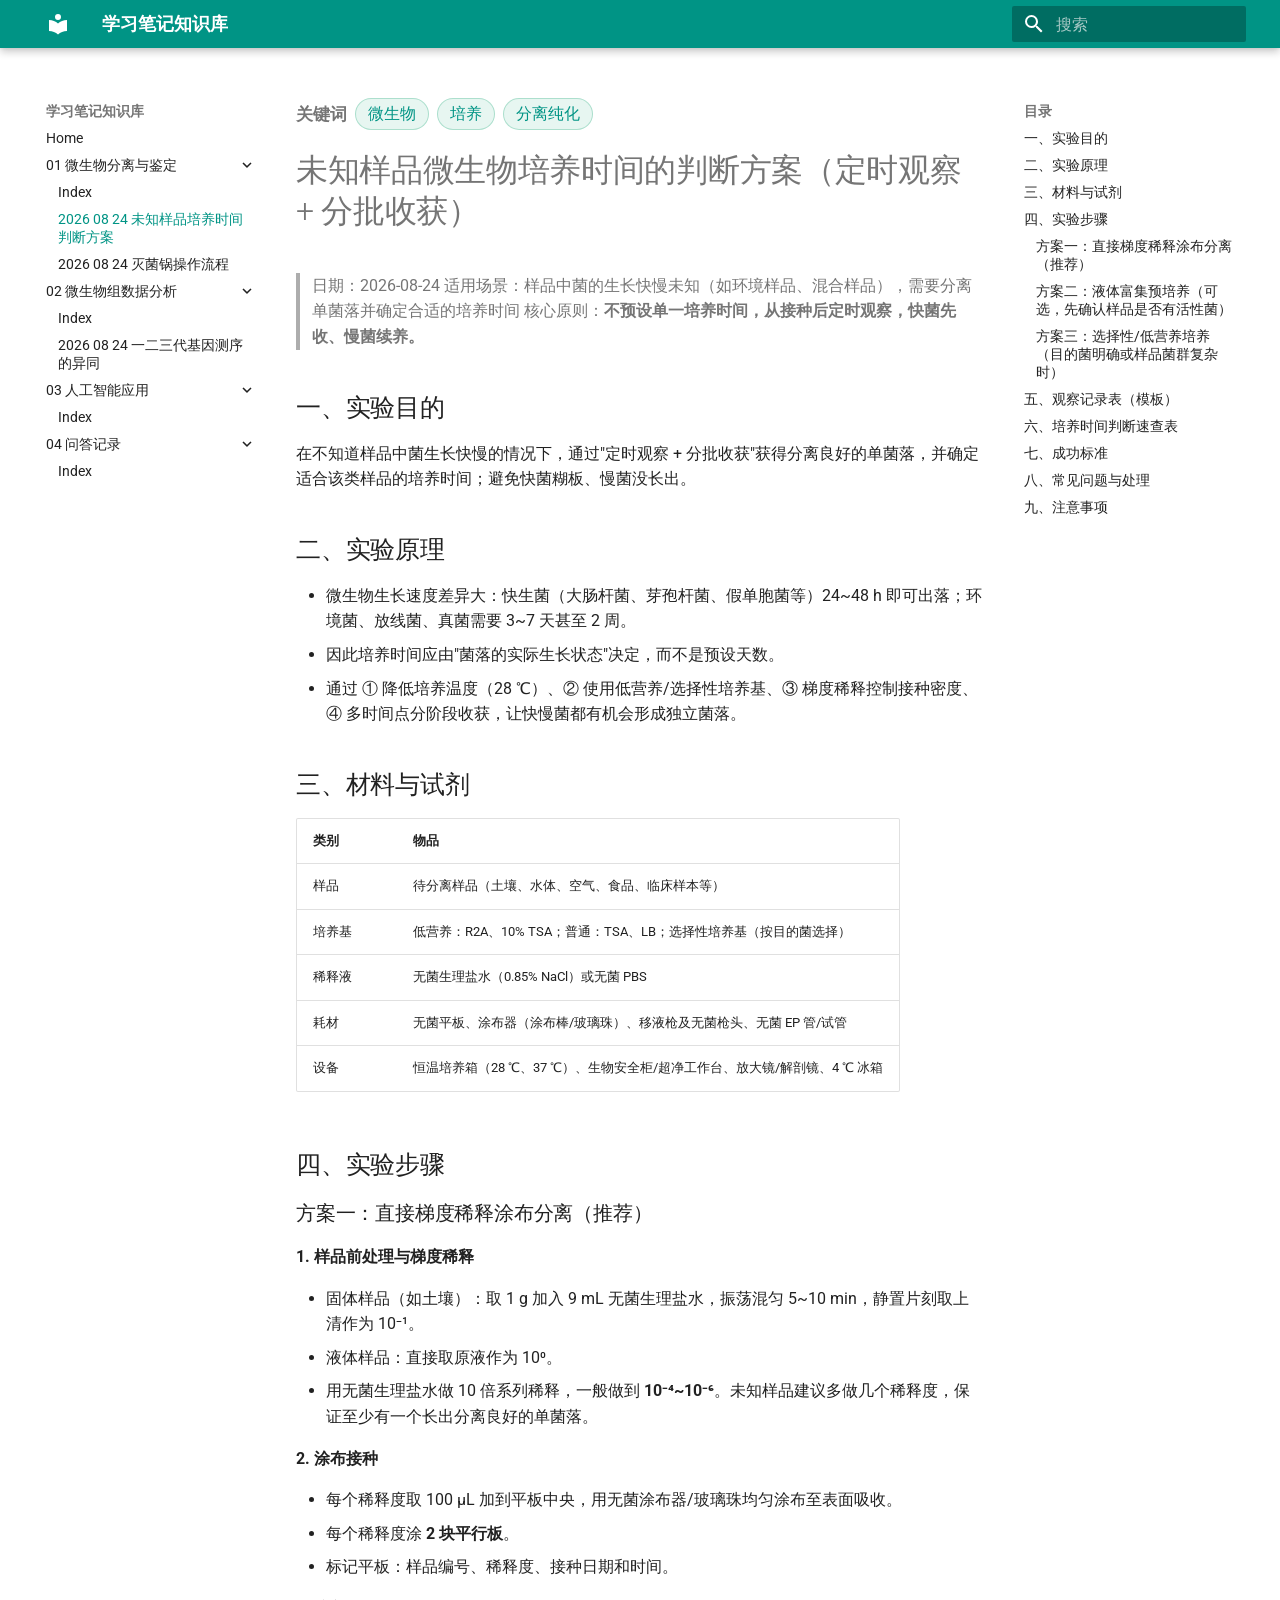
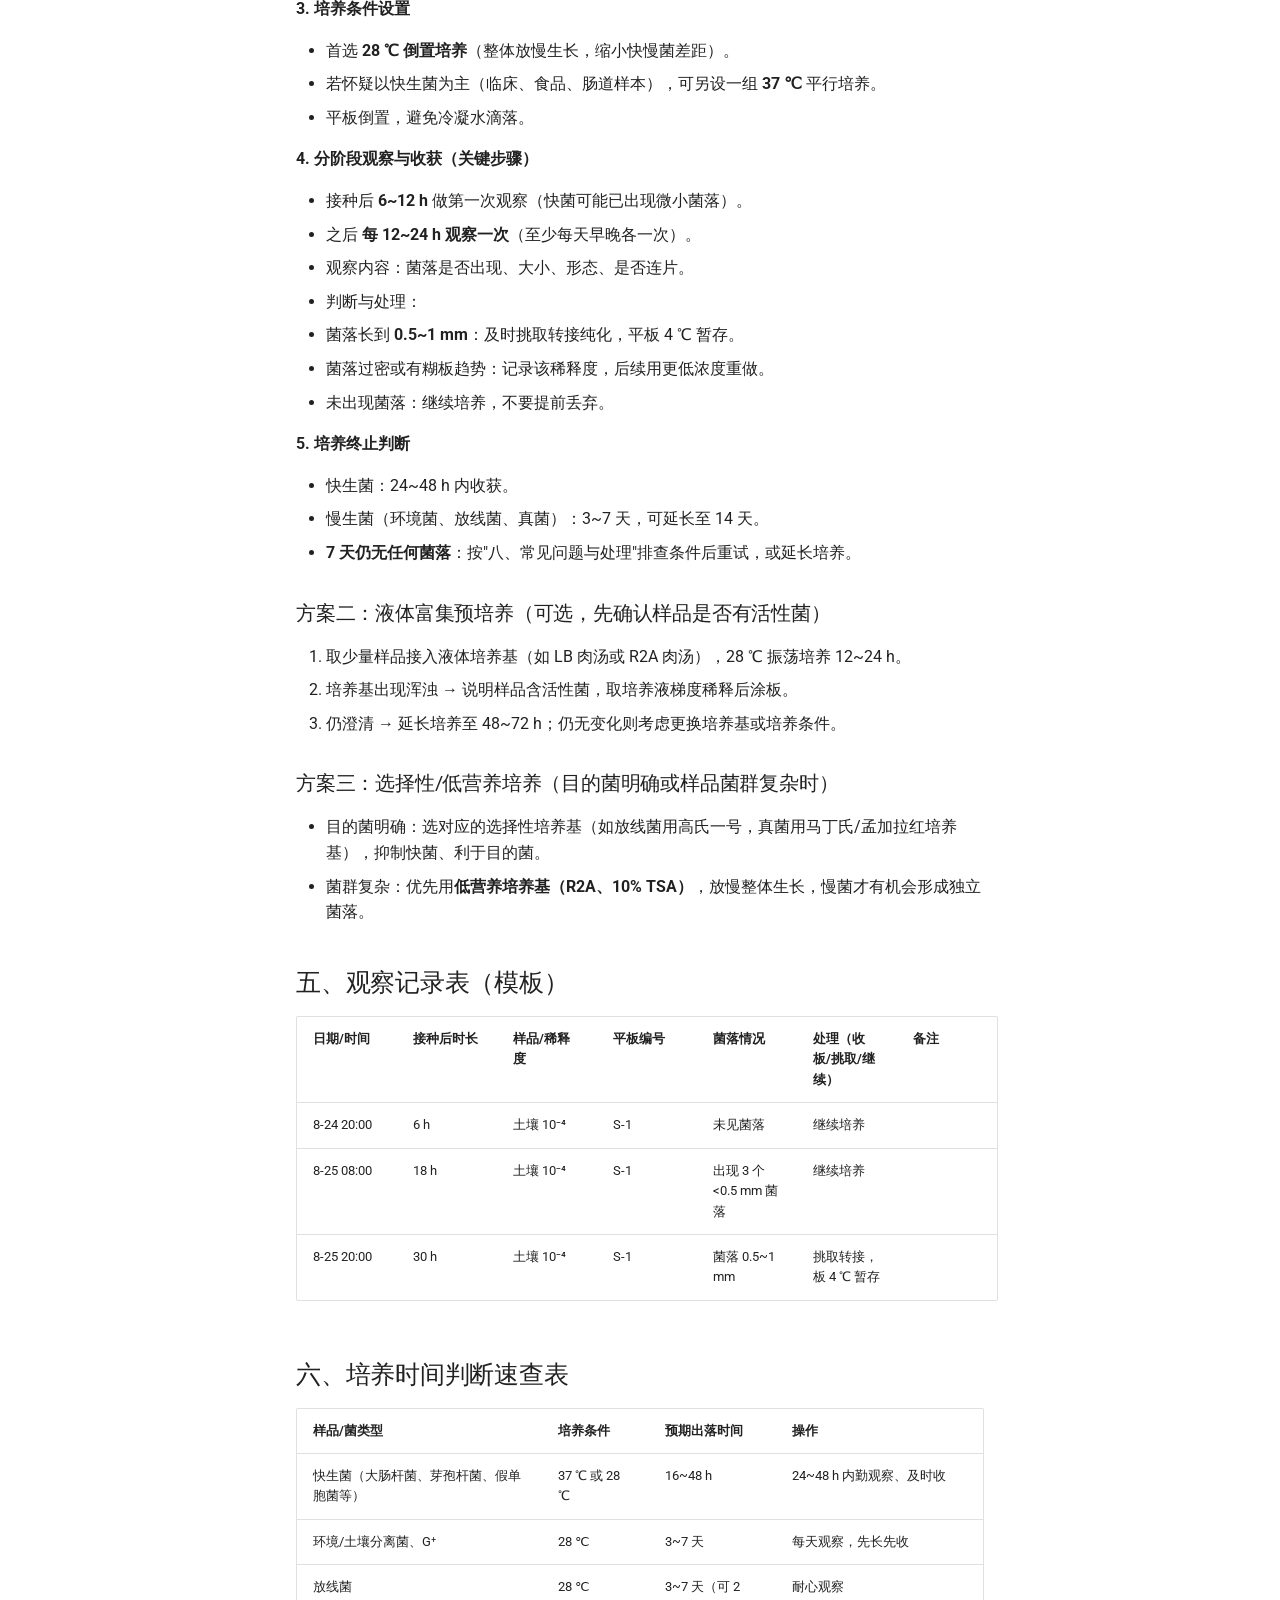
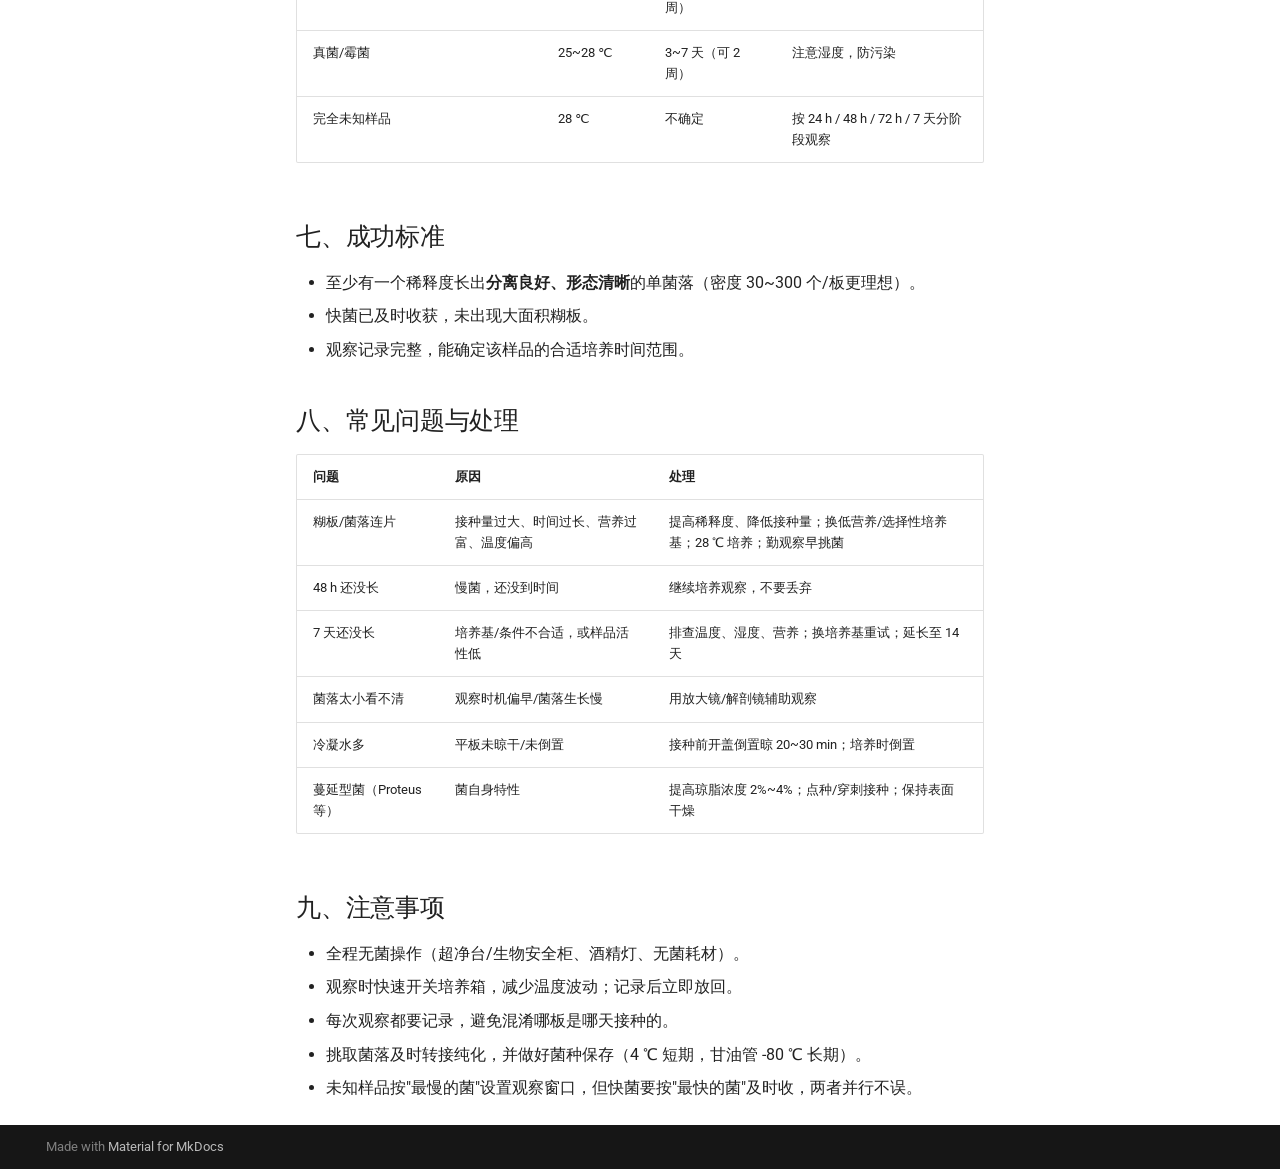
<file: 01_微生物分离与鉴定/2026-08-24-未知样品培养时间判断方案/index.html>
<!doctype html>
<html lang="zh" class="no-js">
  <head>
    
      <meta charset="utf-8">
      <meta name="viewport" content="width=device-width,initial-scale=1">
      
      
      
        <link rel="canonical" href="https://Twj1108.github.io/learning-notes/01_%E5%BE%AE%E7%94%9F%E7%89%A9%E5%88%86%E7%A6%BB%E4%B8%8E%E9%89%B4%E5%AE%9A/2026-08-24-%E6%9C%AA%E7%9F%A5%E6%A0%B7%E5%93%81%E5%9F%B9%E5%85%BB%E6%97%B6%E9%97%B4%E5%88%A4%E6%96%AD%E6%96%B9%E6%A1%88/">
      
      
        <link rel="prev" href="../">
      
      
        <link rel="next" href="../2026-08-24-%E7%81%AD%E8%8F%8C%E9%94%85%E6%93%8D%E4%BD%9C%E6%B5%81%E7%A8%8B/">
      
      
        
      
      
      <link rel="icon" href="../../assets/images/favicon.png">
      <meta name="generator" content="mkdocs-1.6.1, mkdocs-material-9.7.7">
    
    
      
        <title>2026 08 24 未知样品培养时间判断方案 - 学习笔记知识库</title>
      
    
    
      <link rel="stylesheet" href="../../assets/stylesheets/main.ec1eaa64.min.css">
      
        
        <link rel="stylesheet" href="../../assets/stylesheets/palette.ab4e12ef.min.css">
      
      


    
    
      
    
    
      
        
        
        <link rel="preconnect" href="https://fonts.gstatic.com" crossorigin>
        <link rel="stylesheet" href="https://fonts.googleapis.com/css?family=Roboto:300,300i,400,400i,700,700i%7CRoboto+Mono:400,400i,700,700i&display=fallback">
        <style>:root{--md-text-font:"Roboto";--md-code-font:"Roboto Mono"}</style>
      
    
    
      <link rel="stylesheet" href="../../stylesheets/extra.css">
    
    <script>__md_scope=new URL("../..",location),__md_hash=e=>[...e].reduce(((e,_)=>(e<<5)-e+_.charCodeAt(0)),0),__md_get=(e,_=localStorage,t=__md_scope)=>JSON.parse(_.getItem(t.pathname+"."+e)),__md_set=(e,_,t=localStorage,a=__md_scope)=>{try{t.setItem(a.pathname+"."+e,JSON.stringify(_))}catch(e){}}</script>
    
      

    
    
  </head>
  
  
    
    
      
    
    
    
    
    <body dir="ltr" data-md-color-scheme="default" data-md-color-primary="teal" data-md-color-accent="teal">
  
    
    <input class="md-toggle" data-md-toggle="drawer" type="checkbox" id="__drawer" autocomplete="off">
    <input class="md-toggle" data-md-toggle="search" type="checkbox" id="__search" autocomplete="off">
    <label class="md-overlay" for="__drawer"></label>
    <div data-md-component="skip">
      
        
        <a href="#_1" class="md-skip">
          跳转至
        </a>
      
    </div>
    <div data-md-component="announce">
      
    </div>
    
    
      

  

<header class="md-header md-header--shadow" data-md-component="header">
  <nav class="md-header__inner md-grid" aria-label="页眉">
    <a href="../.." title="学习笔记知识库" class="md-header__button md-logo" aria-label="学习笔记知识库" data-md-component="logo">
      
  
  <svg xmlns="http://www.w3.org/2000/svg" viewBox="0 0 24 24"><path d="M12 8a3 3 0 0 0 3-3 3 3 0 0 0-3-3 3 3 0 0 0-3 3 3 3 0 0 0 3 3m0 3.54C9.64 9.35 6.5 8 3 8v11c3.5 0 6.64 1.35 9 3.54 2.36-2.19 5.5-3.54 9-3.54V8c-3.5 0-6.64 1.35-9 3.54"/></svg>

    </a>
    <label class="md-header__button md-icon" for="__drawer">
      
      <svg xmlns="http://www.w3.org/2000/svg" viewBox="0 0 24 24"><path d="M3 6h18v2H3zm0 5h18v2H3zm0 5h18v2H3z"/></svg>
    </label>
    <div class="md-header__title" data-md-component="header-title">
      <div class="md-header__ellipsis">
        <div class="md-header__topic">
          <span class="md-ellipsis">
            学习笔记知识库
          </span>
        </div>
        <div class="md-header__topic" data-md-component="header-topic">
          <span class="md-ellipsis">
            
              2026 08 24 未知样品培养时间判断方案
            
          </span>
        </div>
      </div>
    </div>
    
      
        <form class="md-header__option" data-md-component="palette">
  
    
    
    
    <input class="md-option" data-md-color-media="" data-md-color-scheme="default" data-md-color-primary="teal" data-md-color-accent="teal"  aria-hidden="true"  type="radio" name="__palette" id="__palette_0">
    
  
</form>
      
    
    
      <script>var palette=__md_get("__palette");if(palette&&palette.color){if("(prefers-color-scheme)"===palette.color.media){var media=matchMedia("(prefers-color-scheme: light)"),input=document.querySelector(media.matches?"[data-md-color-media='(prefers-color-scheme: light)']":"[data-md-color-media='(prefers-color-scheme: dark)']");palette.color.media=input.getAttribute("data-md-color-media"),palette.color.scheme=input.getAttribute("data-md-color-scheme"),palette.color.primary=input.getAttribute("data-md-color-primary"),palette.color.accent=input.getAttribute("data-md-color-accent")}for(var[key,value]of Object.entries(palette.color))document.body.setAttribute("data-md-color-"+key,value)}</script>
    
    
    
      
      
        <label class="md-header__button md-icon" for="__search">
          
          <svg xmlns="http://www.w3.org/2000/svg" viewBox="0 0 24 24"><path d="M9.5 3A6.5 6.5 0 0 1 16 9.5c0 1.61-.59 3.09-1.56 4.23l.27.27h.79l5 5-1.5 1.5-5-5v-.79l-.27-.27A6.52 6.52 0 0 1 9.5 16 6.5 6.5 0 0 1 3 9.5 6.5 6.5 0 0 1 9.5 3m0 2C7 5 5 7 5 9.5S7 14 9.5 14 14 12 14 9.5 12 5 9.5 5"/></svg>
        </label>
        <div class="md-search" data-md-component="search" role="dialog">
  <label class="md-search__overlay" for="__search"></label>
  <div class="md-search__inner" role="search">
    <form class="md-search__form" name="search">
      <input type="text" class="md-search__input" name="query" aria-label="搜索" placeholder="搜索" autocapitalize="off" autocorrect="off" autocomplete="off" spellcheck="false" data-md-component="search-query" required>
      <label class="md-search__icon md-icon" for="__search">
        
        <svg xmlns="http://www.w3.org/2000/svg" viewBox="0 0 24 24"><path d="M9.5 3A6.5 6.5 0 0 1 16 9.5c0 1.61-.59 3.09-1.56 4.23l.27.27h.79l5 5-1.5 1.5-5-5v-.79l-.27-.27A6.52 6.52 0 0 1 9.5 16 6.5 6.5 0 0 1 3 9.5 6.5 6.5 0 0 1 9.5 3m0 2C7 5 5 7 5 9.5S7 14 9.5 14 14 12 14 9.5 12 5 9.5 5"/></svg>
        
        <svg xmlns="http://www.w3.org/2000/svg" viewBox="0 0 24 24"><path d="M20 11v2H8l5.5 5.5-1.42 1.42L4.16 12l7.92-7.92L13.5 5.5 8 11z"/></svg>
      </label>
      <nav class="md-search__options" aria-label="查找">
        
        <button type="reset" class="md-search__icon md-icon" title="清空当前内容" aria-label="清空当前内容" tabindex="-1">
          
          <svg xmlns="http://www.w3.org/2000/svg" viewBox="0 0 24 24"><path d="M19 6.41 17.59 5 12 10.59 6.41 5 5 6.41 10.59 12 5 17.59 6.41 19 12 13.41 17.59 19 19 17.59 13.41 12z"/></svg>
        </button>
      </nav>
      
    </form>
    <div class="md-search__output">
      <div class="md-search__scrollwrap" tabindex="0" data-md-scrollfix>
        <div class="md-search-result" data-md-component="search-result">
          <div class="md-search-result__meta">
            正在初始化搜索引擎
          </div>
          <ol class="md-search-result__list" role="presentation"></ol>
        </div>
      </div>
    </div>
  </div>
</div>
      
    
    
  </nav>
  
</header>
    
    <div class="md-container" data-md-component="container">
      
      
        
          
        
      
      <main class="md-main" data-md-component="main">
        <div class="md-main__inner md-grid">
          
            
              
              <div class="md-sidebar md-sidebar--primary" data-md-component="sidebar" data-md-type="navigation" >
                <div class="md-sidebar__scrollwrap">
                  <div class="md-sidebar__inner">
                    



<nav class="md-nav md-nav--primary" aria-label="导航栏" data-md-level="0">
  <label class="md-nav__title" for="__drawer">
    <a href="../.." title="学习笔记知识库" class="md-nav__button md-logo" aria-label="学习笔记知识库" data-md-component="logo">
      
  
  <svg xmlns="http://www.w3.org/2000/svg" viewBox="0 0 24 24"><path d="M12 8a3 3 0 0 0 3-3 3 3 0 0 0-3-3 3 3 0 0 0-3 3 3 3 0 0 0 3 3m0 3.54C9.64 9.35 6.5 8 3 8v11c3.5 0 6.64 1.35 9 3.54 2.36-2.19 5.5-3.54 9-3.54V8c-3.5 0-6.64 1.35-9 3.54"/></svg>

    </a>
    学习笔记知识库
  </label>
  
  <ul class="md-nav__list" data-md-scrollfix>
    
      
      
  
  
  
  
    <li class="md-nav__item">
      <a href="../.." class="md-nav__link">
        
  
  
  <span class="md-ellipsis">
    
  
    Home
  

    
  </span>
  
  

      </a>
    </li>
  

    
      
      
  
  
    
  
  
  
    
    
    
    
    
    <li class="md-nav__item md-nav__item--active md-nav__item--nested">
      
        
        
        <input class="md-nav__toggle md-toggle " type="checkbox" id="__nav_2" checked>
        
          
          <label class="md-nav__link" for="__nav_2" id="__nav_2_label" tabindex="0">
            
  
  
  <span class="md-ellipsis">
    
  
    01 微生物分离与鉴定
  

    
  </span>
  
  

            <span class="md-nav__icon md-icon"></span>
          </label>
        
        <nav class="md-nav" data-md-level="1" aria-labelledby="__nav_2_label" aria-expanded="true">
          <label class="md-nav__title" for="__nav_2">
            <span class="md-nav__icon md-icon"></span>
            
  
    01 微生物分离与鉴定
  

          </label>
          <ul class="md-nav__list" data-md-scrollfix>
            
              
                
  
  
  
  
    <li class="md-nav__item">
      <a href="../" class="md-nav__link">
        
  
  
  <span class="md-ellipsis">
    
  
    Index
  

    
  </span>
  
  

      </a>
    </li>
  

              
            
              
                
  
  
    
  
  
  
    <li class="md-nav__item md-nav__item--active">
      
      <input class="md-nav__toggle md-toggle" type="checkbox" id="__toc">
      
      
        
      
      
        <label class="md-nav__link md-nav__link--active" for="__toc">
          
  
  
  <span class="md-ellipsis">
    
  
    2026 08 24 未知样品培养时间判断方案
  

    
  </span>
  
  

          <span class="md-nav__icon md-icon"></span>
        </label>
      
      <a href="./" class="md-nav__link md-nav__link--active">
        
  
  
  <span class="md-ellipsis">
    
  
    2026 08 24 未知样品培养时间判断方案
  

    
  </span>
  
  

      </a>
      
        

<nav class="md-nav md-nav--secondary" aria-label="目录">
  
  
  
    
  
  
    <label class="md-nav__title" for="__toc">
      <span class="md-nav__icon md-icon"></span>
      目录
    </label>
    <ul class="md-nav__list" data-md-component="toc" data-md-scrollfix>
      
        <li class="md-nav__item">
  <a href="#_2" class="md-nav__link">
    <span class="md-ellipsis">
      
        一、实验目的
      
    </span>
  </a>
  
</li>
      
        <li class="md-nav__item">
  <a href="#_3" class="md-nav__link">
    <span class="md-ellipsis">
      
        二、实验原理
      
    </span>
  </a>
  
</li>
      
        <li class="md-nav__item">
  <a href="#_4" class="md-nav__link">
    <span class="md-ellipsis">
      
        三、材料与试剂
      
    </span>
  </a>
  
</li>
      
        <li class="md-nav__item">
  <a href="#_5" class="md-nav__link">
    <span class="md-ellipsis">
      
        四、实验步骤
      
    </span>
  </a>
  
    <nav class="md-nav" aria-label="四、实验步骤">
      <ul class="md-nav__list">
        
          <li class="md-nav__item">
  <a href="#_6" class="md-nav__link">
    <span class="md-ellipsis">
      
        方案一：直接梯度稀释涂布分离（推荐）
      
    </span>
  </a>
  
</li>
        
          <li class="md-nav__item">
  <a href="#_7" class="md-nav__link">
    <span class="md-ellipsis">
      
        方案二：液体富集预培养（可选，先确认样品是否有活性菌）
      
    </span>
  </a>
  
</li>
        
          <li class="md-nav__item">
  <a href="#_8" class="md-nav__link">
    <span class="md-ellipsis">
      
        方案三：选择性/低营养培养（目的菌明确或样品菌群复杂时）
      
    </span>
  </a>
  
</li>
        
      </ul>
    </nav>
  
</li>
      
        <li class="md-nav__item">
  <a href="#_9" class="md-nav__link">
    <span class="md-ellipsis">
      
        五、观察记录表（模板）
      
    </span>
  </a>
  
</li>
      
        <li class="md-nav__item">
  <a href="#_10" class="md-nav__link">
    <span class="md-ellipsis">
      
        六、培养时间判断速查表
      
    </span>
  </a>
  
</li>
      
        <li class="md-nav__item">
  <a href="#_11" class="md-nav__link">
    <span class="md-ellipsis">
      
        七、成功标准
      
    </span>
  </a>
  
</li>
      
        <li class="md-nav__item">
  <a href="#_12" class="md-nav__link">
    <span class="md-ellipsis">
      
        八、常见问题与处理
      
    </span>
  </a>
  
</li>
      
        <li class="md-nav__item">
  <a href="#_13" class="md-nav__link">
    <span class="md-ellipsis">
      
        九、注意事项
      
    </span>
  </a>
  
</li>
      
    </ul>
  
</nav>
      
    </li>
  

              
            
              
                
  
  
  
  
    <li class="md-nav__item">
      <a href="../2026-08-24-%E7%81%AD%E8%8F%8C%E9%94%85%E6%93%8D%E4%BD%9C%E6%B5%81%E7%A8%8B/" class="md-nav__link">
        
  
  
  <span class="md-ellipsis">
    
  
    2026 08 24 灭菌锅操作流程
  

    
  </span>
  
  

      </a>
    </li>
  

              
            
          </ul>
        </nav>
      
    </li>
  

    
      
      
  
  
  
  
    
    
    
    
    
    <li class="md-nav__item md-nav__item--nested">
      
        
        
          
        
        <input class="md-nav__toggle md-toggle md-toggle--indeterminate" type="checkbox" id="__nav_3" >
        
          
          <label class="md-nav__link" for="__nav_3" id="__nav_3_label" tabindex="0">
            
  
  
  <span class="md-ellipsis">
    
  
    02 微生物组数据分析
  

    
  </span>
  
  

            <span class="md-nav__icon md-icon"></span>
          </label>
        
        <nav class="md-nav" data-md-level="1" aria-labelledby="__nav_3_label" aria-expanded="false">
          <label class="md-nav__title" for="__nav_3">
            <span class="md-nav__icon md-icon"></span>
            
  
    02 微生物组数据分析
  

          </label>
          <ul class="md-nav__list" data-md-scrollfix>
            
              
                
  
  
  
  
    <li class="md-nav__item">
      <a href="../../02_%E5%BE%AE%E7%94%9F%E7%89%A9%E7%BB%84%E6%95%B0%E6%8D%AE%E5%88%86%E6%9E%90/" class="md-nav__link">
        
  
  
  <span class="md-ellipsis">
    
  
    Index
  

    
  </span>
  
  

      </a>
    </li>
  

              
            
              
                
  
  
  
  
    <li class="md-nav__item">
      <a href="../../02_%E5%BE%AE%E7%94%9F%E7%89%A9%E7%BB%84%E6%95%B0%E6%8D%AE%E5%88%86%E6%9E%90/2026-08-24-%E4%B8%80%E4%BA%8C%E4%B8%89%E4%BB%A3%E5%9F%BA%E5%9B%A0%E6%B5%8B%E5%BA%8F%E7%9A%84%E5%BC%82%E5%90%8C/" class="md-nav__link">
        
  
  
  <span class="md-ellipsis">
    
  
    2026 08 24 一二三代基因测序的异同
  

    
  </span>
  
  

      </a>
    </li>
  

              
            
          </ul>
        </nav>
      
    </li>
  

    
      
      
  
  
  
  
    
    
    
    
    
    <li class="md-nav__item md-nav__item--nested">
      
        
        
          
        
        <input class="md-nav__toggle md-toggle md-toggle--indeterminate" type="checkbox" id="__nav_4" >
        
          
          <label class="md-nav__link" for="__nav_4" id="__nav_4_label" tabindex="0">
            
  
  
  <span class="md-ellipsis">
    
  
    03 人工智能应用
  

    
  </span>
  
  

            <span class="md-nav__icon md-icon"></span>
          </label>
        
        <nav class="md-nav" data-md-level="1" aria-labelledby="__nav_4_label" aria-expanded="false">
          <label class="md-nav__title" for="__nav_4">
            <span class="md-nav__icon md-icon"></span>
            
  
    03 人工智能应用
  

          </label>
          <ul class="md-nav__list" data-md-scrollfix>
            
              
                
  
  
  
  
    <li class="md-nav__item">
      <a href="../../03_%E4%BA%BA%E5%B7%A5%E6%99%BA%E8%83%BD%E5%BA%94%E7%94%A8/" class="md-nav__link">
        
  
  
  <span class="md-ellipsis">
    
  
    Index
  

    
  </span>
  
  

      </a>
    </li>
  

              
            
          </ul>
        </nav>
      
    </li>
  

    
      
      
  
  
  
  
    
    
    
    
    
    <li class="md-nav__item md-nav__item--nested">
      
        
        
          
        
        <input class="md-nav__toggle md-toggle md-toggle--indeterminate" type="checkbox" id="__nav_5" >
        
          
          <label class="md-nav__link" for="__nav_5" id="__nav_5_label" tabindex="0">
            
  
  
  <span class="md-ellipsis">
    
  
    04 问答记录
  

    
  </span>
  
  

            <span class="md-nav__icon md-icon"></span>
          </label>
        
        <nav class="md-nav" data-md-level="1" aria-labelledby="__nav_5_label" aria-expanded="false">
          <label class="md-nav__title" for="__nav_5">
            <span class="md-nav__icon md-icon"></span>
            
  
    04 问答记录
  

          </label>
          <ul class="md-nav__list" data-md-scrollfix>
            
              
                
  
  
  
  
    <li class="md-nav__item">
      <a href="../../04_%E9%97%AE%E7%AD%94%E8%AE%B0%E5%BD%95/" class="md-nav__link">
        
  
  
  <span class="md-ellipsis">
    
  
    Index
  

    
  </span>
  
  

      </a>
    </li>
  

              
            
          </ul>
        </nav>
      
    </li>
  

    
  </ul>
</nav>
                  </div>
                </div>
              </div>
            
            
              
              <div class="md-sidebar md-sidebar--secondary" data-md-component="sidebar" data-md-type="toc" >
                <div class="md-sidebar__scrollwrap">
                  <div class="md-sidebar__inner">
                    

<nav class="md-nav md-nav--secondary" aria-label="目录">
  
  
  
    
  
  
    <label class="md-nav__title" for="__toc">
      <span class="md-nav__icon md-icon"></span>
      目录
    </label>
    <ul class="md-nav__list" data-md-component="toc" data-md-scrollfix>
      
        <li class="md-nav__item">
  <a href="#_2" class="md-nav__link">
    <span class="md-ellipsis">
      
        一、实验目的
      
    </span>
  </a>
  
</li>
      
        <li class="md-nav__item">
  <a href="#_3" class="md-nav__link">
    <span class="md-ellipsis">
      
        二、实验原理
      
    </span>
  </a>
  
</li>
      
        <li class="md-nav__item">
  <a href="#_4" class="md-nav__link">
    <span class="md-ellipsis">
      
        三、材料与试剂
      
    </span>
  </a>
  
</li>
      
        <li class="md-nav__item">
  <a href="#_5" class="md-nav__link">
    <span class="md-ellipsis">
      
        四、实验步骤
      
    </span>
  </a>
  
    <nav class="md-nav" aria-label="四、实验步骤">
      <ul class="md-nav__list">
        
          <li class="md-nav__item">
  <a href="#_6" class="md-nav__link">
    <span class="md-ellipsis">
      
        方案一：直接梯度稀释涂布分离（推荐）
      
    </span>
  </a>
  
</li>
        
          <li class="md-nav__item">
  <a href="#_7" class="md-nav__link">
    <span class="md-ellipsis">
      
        方案二：液体富集预培养（可选，先确认样品是否有活性菌）
      
    </span>
  </a>
  
</li>
        
          <li class="md-nav__item">
  <a href="#_8" class="md-nav__link">
    <span class="md-ellipsis">
      
        方案三：选择性/低营养培养（目的菌明确或样品菌群复杂时）
      
    </span>
  </a>
  
</li>
        
      </ul>
    </nav>
  
</li>
      
        <li class="md-nav__item">
  <a href="#_9" class="md-nav__link">
    <span class="md-ellipsis">
      
        五、观察记录表（模板）
      
    </span>
  </a>
  
</li>
      
        <li class="md-nav__item">
  <a href="#_10" class="md-nav__link">
    <span class="md-ellipsis">
      
        六、培养时间判断速查表
      
    </span>
  </a>
  
</li>
      
        <li class="md-nav__item">
  <a href="#_11" class="md-nav__link">
    <span class="md-ellipsis">
      
        七、成功标准
      
    </span>
  </a>
  
</li>
      
        <li class="md-nav__item">
  <a href="#_12" class="md-nav__link">
    <span class="md-ellipsis">
      
        八、常见问题与处理
      
    </span>
  </a>
  
</li>
      
        <li class="md-nav__item">
  <a href="#_13" class="md-nav__link">
    <span class="md-ellipsis">
      
        九、注意事项
      
    </span>
  </a>
  
</li>
      
    </ul>
  
</nav>
                  </div>
                </div>
              </div>
            
          
          
            <div class="md-content" data-md-component="content">
              
              <article class="md-content__inner md-typeset">
                
                  



<div class="kw-row"><span class="kw-label">关键词</span><a class="kw-chip" href="https://Twj1108.github.io/learning-notes/?q=%E5%BE%AE%E7%94%9F%E7%89%A9">微生物</a><a class="kw-chip" href="https://Twj1108.github.io/learning-notes/?q=%E5%9F%B9%E5%85%BB">培养</a><a class="kw-chip" href="https://Twj1108.github.io/learning-notes/?q=%E5%88%86%E7%A6%BB%E7%BA%AF%E5%8C%96">分离纯化</a></div>

<h1 id="_1">未知样品微生物培养时间的判断方案（定时观察 + 分批收获）<a class="headerlink" href="#_1" title="Permanent link">&para;</a></h1>
<blockquote>
<p>日期：2026-08-24
适用场景：样品中菌的生长快慢未知（如环境样品、混合样品），需要分离单菌落并确定合适的培养时间
核心原则：<strong>不预设单一培养时间，从接种后定时观察，快菌先收、慢菌续养。</strong></p>
</blockquote>
<h2 id="_2">一、实验目的<a class="headerlink" href="#_2" title="Permanent link">&para;</a></h2>
<p>在不知道样品中菌生长快慢的情况下，通过"定时观察 + 分批收获"获得分离良好的单菌落，并确定适合该类样品的培养时间；避免快菌糊板、慢菌没长出。</p>
<h2 id="_3">二、实验原理<a class="headerlink" href="#_3" title="Permanent link">&para;</a></h2>
<ul>
<li>微生物生长速度差异大：快生菌（大肠杆菌、芽孢杆菌、假单胞菌等）24~48 h 即可出落；环境菌、放线菌、真菌需要 3~7 天甚至 2 周。</li>
<li>因此培养时间应由"菌落的实际生长状态"决定，而不是预设天数。</li>
<li>通过 ① 降低培养温度（28 ℃）、② 使用低营养/选择性培养基、③ 梯度稀释控制接种密度、④ 多时间点分阶段收获，让快慢菌都有机会形成独立菌落。</li>
</ul>
<h2 id="_4">三、材料与试剂<a class="headerlink" href="#_4" title="Permanent link">&para;</a></h2>
<table>
<thead>
<tr>
<th>类别</th>
<th>物品</th>
</tr>
</thead>
<tbody>
<tr>
<td>样品</td>
<td>待分离样品（土壤、水体、空气、食品、临床样本等）</td>
</tr>
<tr>
<td>培养基</td>
<td>低营养：R2A、10% TSA；普通：TSA、LB；选择性培养基（按目的菌选择）</td>
</tr>
<tr>
<td>稀释液</td>
<td>无菌生理盐水（0.85% NaCl）或无菌 PBS</td>
</tr>
<tr>
<td>耗材</td>
<td>无菌平板、涂布器（涂布棒/玻璃珠）、移液枪及无菌枪头、无菌 EP 管/试管</td>
</tr>
<tr>
<td>设备</td>
<td>恒温培养箱（28 ℃、37 ℃）、生物安全柜/超净工作台、放大镜/解剖镜、4 ℃ 冰箱</td>
</tr>
</tbody>
</table>
<h2 id="_5">四、实验步骤<a class="headerlink" href="#_5" title="Permanent link">&para;</a></h2>
<h3 id="_6">方案一：直接梯度稀释涂布分离（推荐）<a class="headerlink" href="#_6" title="Permanent link">&para;</a></h3>
<p><strong>1. 样品前处理与梯度稀释</strong></p>
<ul>
<li>固体样品（如土壤）：取 1 g 加入 9 mL 无菌生理盐水，振荡混匀 5~10 min，静置片刻取上清作为 10⁻¹。</li>
<li>液体样品：直接取原液作为 10⁰。</li>
<li>用无菌生理盐水做 10 倍系列稀释，一般做到 <strong>10⁻⁴~10⁻⁶</strong>。未知样品建议多做几个稀释度，保证至少有一个长出分离良好的单菌落。</li>
</ul>
<p><strong>2. 涂布接种</strong></p>
<ul>
<li>每个稀释度取 100 μL 加到平板中央，用无菌涂布器/玻璃珠均匀涂布至表面吸收。</li>
<li>每个稀释度涂 <strong>2 块平行板</strong>。</li>
<li>标记平板：样品编号、稀释度、接种日期和时间。</li>
</ul>
<p><strong>3. 培养条件设置</strong></p>
<ul>
<li>首选 <strong>28 ℃ 倒置培养</strong>（整体放慢生长，缩小快慢菌差距）。</li>
<li>若怀疑以快生菌为主（临床、食品、肠道样本），可另设一组 <strong>37 ℃</strong> 平行培养。</li>
<li>平板倒置，避免冷凝水滴落。</li>
</ul>
<p><strong>4. 分阶段观察与收获（关键步骤）</strong></p>
<ul>
<li>接种后 <strong>6~12 h</strong> 做第一次观察（快菌可能已出现微小菌落）。</li>
<li>之后 <strong>每 12~24 h 观察一次</strong>（至少每天早晚各一次）。</li>
<li>观察内容：菌落是否出现、大小、形态、是否连片。</li>
<li>判断与处理：</li>
<li>菌落长到 <strong>0.5~1 mm</strong>：及时挑取转接纯化，平板 4 ℃ 暂存。</li>
<li>菌落过密或有糊板趋势：记录该稀释度，后续用更低浓度重做。</li>
<li>未出现菌落：继续培养，不要提前丢弃。</li>
</ul>
<p><strong>5. 培养终止判断</strong></p>
<ul>
<li>快生菌：24~48 h 内收获。</li>
<li>慢生菌（环境菌、放线菌、真菌）：3~7 天，可延长至 14 天。</li>
<li><strong>7 天仍无任何菌落</strong>：按"八、常见问题与处理"排查条件后重试，或延长培养。</li>
</ul>
<h3 id="_7">方案二：液体富集预培养（可选，先确认样品是否有活性菌）<a class="headerlink" href="#_7" title="Permanent link">&para;</a></h3>
<ol>
<li>取少量样品接入液体培养基（如 LB 肉汤或 R2A 肉汤），28 ℃ 振荡培养 12~24 h。</li>
<li>培养基出现浑浊 → 说明样品含活性菌，取培养液梯度稀释后涂板。</li>
<li>仍澄清 → 延长培养至 48~72 h；仍无变化则考虑更换培养基或培养条件。</li>
</ol>
<h3 id="_8">方案三：选择性/低营养培养（目的菌明确或样品菌群复杂时）<a class="headerlink" href="#_8" title="Permanent link">&para;</a></h3>
<ul>
<li>目的菌明确：选对应的选择性培养基（如放线菌用高氏一号，真菌用马丁氏/孟加拉红培养基），抑制快菌、利于目的菌。</li>
<li>菌群复杂：优先用<strong>低营养培养基（R2A、10% TSA）</strong>，放慢整体生长，慢菌才有机会形成独立菌落。</li>
</ul>
<h2 id="_9">五、观察记录表（模板）<a class="headerlink" href="#_9" title="Permanent link">&para;</a></h2>
<table>
<thead>
<tr>
<th>日期/时间</th>
<th>接种后时长</th>
<th>样品/稀释度</th>
<th>平板编号</th>
<th>菌落情况</th>
<th>处理（收板/挑取/继续）</th>
<th>备注</th>
</tr>
</thead>
<tbody>
<tr>
<td>8-24 20:00</td>
<td>6 h</td>
<td>土壤 10⁻⁴</td>
<td>S-1</td>
<td>未见菌落</td>
<td>继续培养</td>
<td></td>
</tr>
<tr>
<td>8-25 08:00</td>
<td>18 h</td>
<td>土壤 10⁻⁴</td>
<td>S-1</td>
<td>出现 3 个 &lt;0.5 mm 菌落</td>
<td>继续培养</td>
<td></td>
</tr>
<tr>
<td>8-25 20:00</td>
<td>30 h</td>
<td>土壤 10⁻⁴</td>
<td>S-1</td>
<td>菌落 0.5~1 mm</td>
<td>挑取转接，板 4 ℃ 暂存</td>
<td></td>
</tr>
</tbody>
</table>
<h2 id="_10">六、培养时间判断速查表<a class="headerlink" href="#_10" title="Permanent link">&para;</a></h2>
<table>
<thead>
<tr>
<th>样品/菌类型</th>
<th>培养条件</th>
<th>预期出落时间</th>
<th>操作</th>
</tr>
</thead>
<tbody>
<tr>
<td>快生菌（大肠杆菌、芽孢杆菌、假单胞菌等）</td>
<td>37 ℃ 或 28 ℃</td>
<td>16~48 h</td>
<td>24~48 h 内勤观察、及时收</td>
</tr>
<tr>
<td>环境/土壤分离菌、G⁺</td>
<td>28 ℃</td>
<td>3~7 天</td>
<td>每天观察，先长先收</td>
</tr>
<tr>
<td>放线菌</td>
<td>28 ℃</td>
<td>3~7 天（可 2 周）</td>
<td>耐心观察</td>
</tr>
<tr>
<td>真菌/霉菌</td>
<td>25~28 ℃</td>
<td>3~7 天（可 2 周）</td>
<td>注意湿度，防污染</td>
</tr>
<tr>
<td>完全未知样品</td>
<td>28 ℃</td>
<td>不确定</td>
<td>按 24 h / 48 h / 72 h / 7 天分阶段观察</td>
</tr>
</tbody>
</table>
<h2 id="_11">七、成功标准<a class="headerlink" href="#_11" title="Permanent link">&para;</a></h2>
<ul>
<li>至少有一个稀释度长出<strong>分离良好、形态清晰</strong>的单菌落（密度 30~300 个/板更理想）。</li>
<li>快菌已及时收获，未出现大面积糊板。</li>
<li>观察记录完整，能确定该样品的合适培养时间范围。</li>
</ul>
<h2 id="_12">八、常见问题与处理<a class="headerlink" href="#_12" title="Permanent link">&para;</a></h2>
<table>
<thead>
<tr>
<th>问题</th>
<th>原因</th>
<th>处理</th>
</tr>
</thead>
<tbody>
<tr>
<td>糊板/菌落连片</td>
<td>接种量过大、时间过长、营养过富、温度偏高</td>
<td>提高稀释度、降低接种量；换低营养/选择性培养基；28 ℃ 培养；勤观察早挑菌</td>
</tr>
<tr>
<td>48 h 还没长</td>
<td>慢菌，还没到时间</td>
<td>继续培养观察，不要丢弃</td>
</tr>
<tr>
<td>7 天还没长</td>
<td>培养基/条件不合适，或样品活性低</td>
<td>排查温度、湿度、营养；换培养基重试；延长至 14 天</td>
</tr>
<tr>
<td>菌落太小看不清</td>
<td>观察时机偏早/菌落生长慢</td>
<td>用放大镜/解剖镜辅助观察</td>
</tr>
<tr>
<td>冷凝水多</td>
<td>平板未晾干/未倒置</td>
<td>接种前开盖倒置晾 20~30 min；培养时倒置</td>
</tr>
<tr>
<td>蔓延型菌（Proteus 等）</td>
<td>菌自身特性</td>
<td>提高琼脂浓度 2%~4%；点种/穿刺接种；保持表面干燥</td>
</tr>
</tbody>
</table>
<h2 id="_13">九、注意事项<a class="headerlink" href="#_13" title="Permanent link">&para;</a></h2>
<ul>
<li>全程无菌操作（超净台/生物安全柜、酒精灯、无菌耗材）。</li>
<li>观察时快速开关培养箱，减少温度波动；记录后立即放回。</li>
<li>每次观察都要记录，避免混淆哪板是哪天接种的。</li>
<li>挑取菌落及时转接纯化，并做好菌种保存（4 ℃ 短期，甘油管 -80 ℃ 长期）。</li>
<li>未知样品按"最慢的菌"设置观察窗口，但快菌要按"最快的菌"及时收，两者并行不误。</li>
</ul>







  
  






                
              </article>
            </div>
          
          
<script>var target=document.getElementById(location.hash.slice(1));target&&target.name&&(target.checked=target.name.startsWith("__tabbed_"))</script>
        </div>
        
          <button type="button" class="md-top md-icon" data-md-component="top" hidden>
  
  <svg xmlns="http://www.w3.org/2000/svg" viewBox="0 0 24 24"><path d="M13 20h-2V8l-5.5 5.5-1.42-1.42L12 4.16l7.92 7.92-1.42 1.42L13 8z"/></svg>
  回到页面顶部
</button>
        
      </main>
      
        <footer class="md-footer">
  
  <div class="md-footer-meta md-typeset">
    <div class="md-footer-meta__inner md-grid">
      <div class="md-copyright">
  
  
    Made with
    <a href="https://squidfunk.github.io/mkdocs-material/" target="_blank" rel="noopener">
      Material for MkDocs
    </a>
  
</div>
      
    </div>
  </div>
</footer>
      
    </div>
    <div class="md-dialog" data-md-component="dialog">
      <div class="md-dialog__inner md-typeset"></div>
    </div>
    
    
    
      
      
      <script id="__config" type="application/json">{"annotate": null, "base": "../..", "features": ["navigation.expand", "navigation.top", "search.highlight", "content.code.copy"], "search": "../../assets/javascripts/workers/search.2c215733.min.js", "tags": null, "translations": {"clipboard.copied": "\u5df2\u590d\u5236", "clipboard.copy": "\u590d\u5236", "search.result.more.one": "\u5728\u8be5\u9875\u4e0a\u8fd8\u6709 1 \u4e2a\u7b26\u5408\u6761\u4ef6\u7684\u7ed3\u679c", "search.result.more.other": "\u5728\u8be5\u9875\u4e0a\u8fd8\u6709 # \u4e2a\u7b26\u5408\u6761\u4ef6\u7684\u7ed3\u679c", "search.result.none": "\u6ca1\u6709\u627e\u5230\u7b26\u5408\u6761\u4ef6\u7684\u7ed3\u679c", "search.result.one": "\u627e\u5230 1 \u4e2a\u7b26\u5408\u6761\u4ef6\u7684\u7ed3\u679c", "search.result.other": "# \u4e2a\u7b26\u5408\u6761\u4ef6\u7684\u7ed3\u679c", "search.result.placeholder": "\u952e\u5165\u4ee5\u5f00\u59cb\u641c\u7d22", "search.result.term.missing": "\u7f3a\u5c11", "select.version": "\u9009\u62e9\u5f53\u524d\u7248\u672c"}, "version": null}</script>
    
    
      <script src="../../assets/javascripts/bundle.d7400e89.min.js"></script>
      
    
  </body>
</html>
</file>
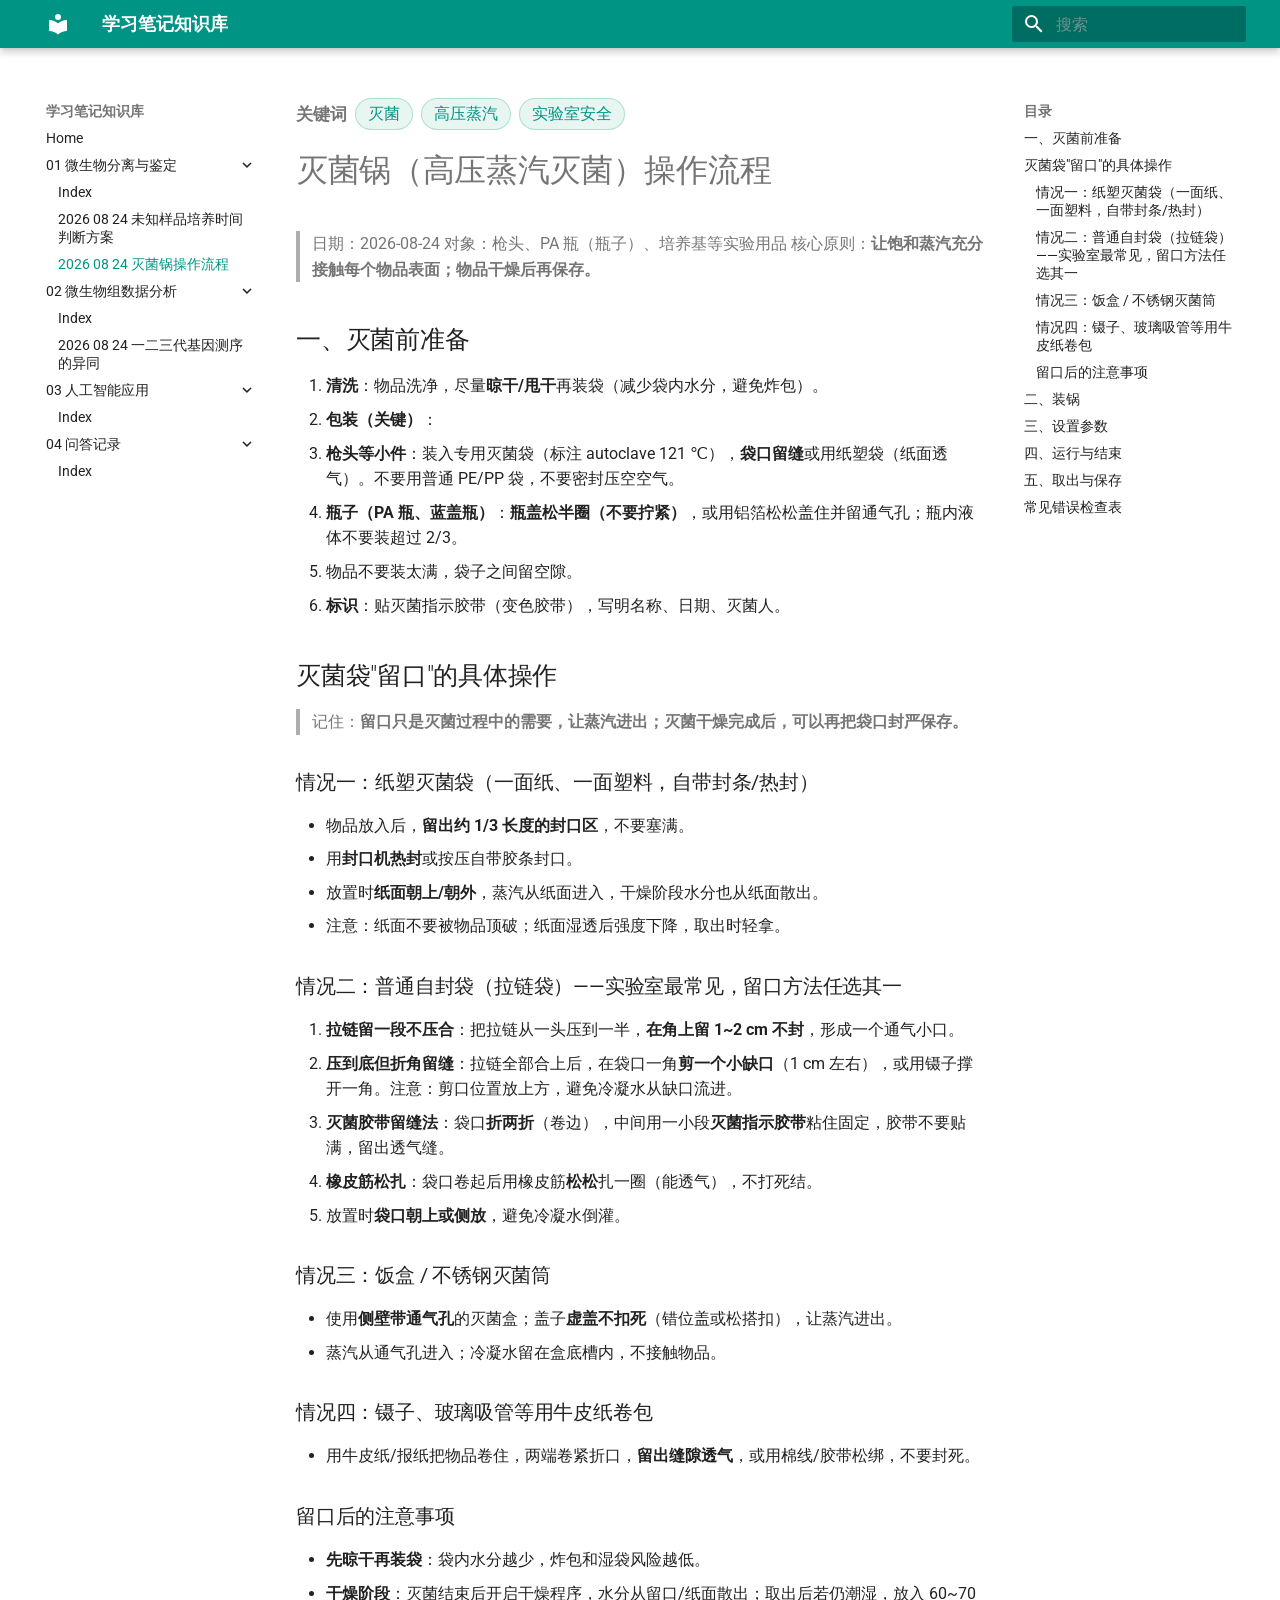
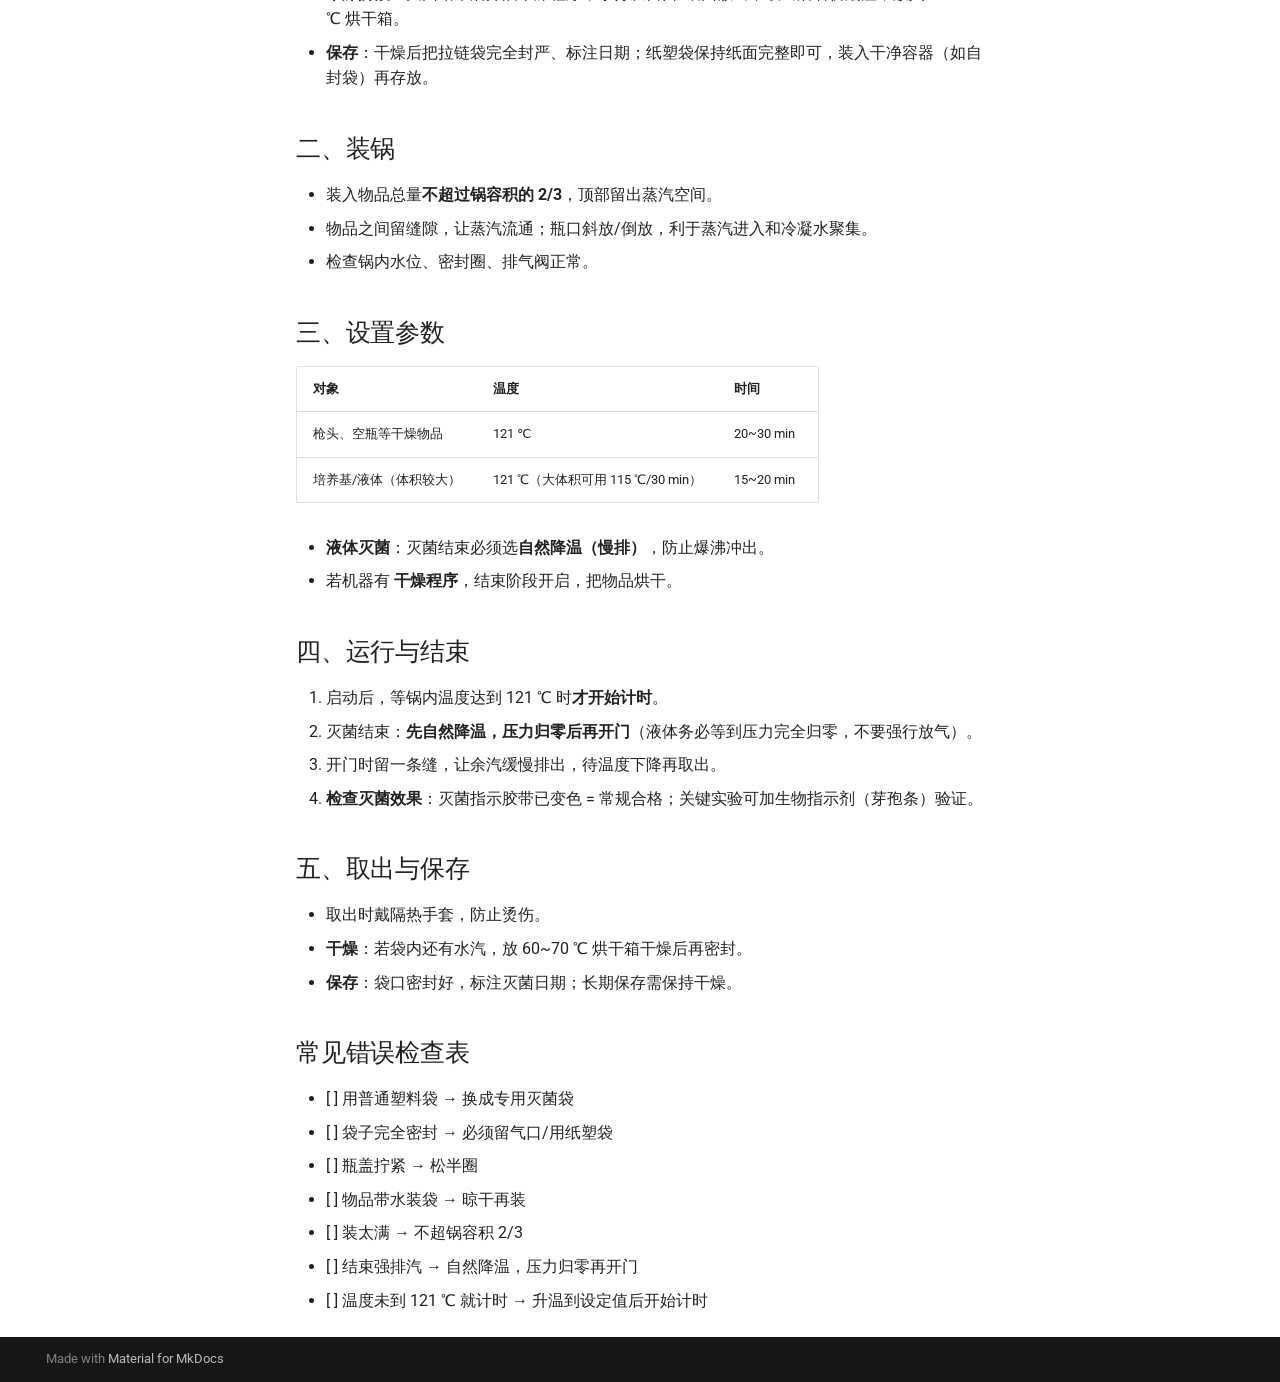
<file: 01_微生物分离与鉴定/2026-08-24-灭菌锅操作流程/index.html>
<!doctype html>
<html lang="zh" class="no-js">
  <head>
    
      <meta charset="utf-8">
      <meta name="viewport" content="width=device-width,initial-scale=1">
      
      
      
        <link rel="canonical" href="https://Twj1108.github.io/learning-notes/01_%E5%BE%AE%E7%94%9F%E7%89%A9%E5%88%86%E7%A6%BB%E4%B8%8E%E9%89%B4%E5%AE%9A/2026-08-24-%E7%81%AD%E8%8F%8C%E9%94%85%E6%93%8D%E4%BD%9C%E6%B5%81%E7%A8%8B/">
      
      
        <link rel="prev" href="../2026-08-24-%E6%9C%AA%E7%9F%A5%E6%A0%B7%E5%93%81%E5%9F%B9%E5%85%BB%E6%97%B6%E9%97%B4%E5%88%A4%E6%96%AD%E6%96%B9%E6%A1%88/">
      
      
        <link rel="next" href="../../02_%E5%BE%AE%E7%94%9F%E7%89%A9%E7%BB%84%E6%95%B0%E6%8D%AE%E5%88%86%E6%9E%90/">
      
      
        
      
      
      <link rel="icon" href="../../assets/images/favicon.png">
      <meta name="generator" content="mkdocs-1.6.1, mkdocs-material-9.7.7">
    
    
      
        <title>2026 08 24 灭菌锅操作流程 - 学习笔记知识库</title>
      
    
    
      <link rel="stylesheet" href="../../assets/stylesheets/main.ec1eaa64.min.css">
      
        
        <link rel="stylesheet" href="../../assets/stylesheets/palette.ab4e12ef.min.css">
      
      


    
    
      
    
    
      
        
        
        <link rel="preconnect" href="https://fonts.gstatic.com" crossorigin>
        <link rel="stylesheet" href="https://fonts.googleapis.com/css?family=Roboto:300,300i,400,400i,700,700i%7CRoboto+Mono:400,400i,700,700i&display=fallback">
        <style>:root{--md-text-font:"Roboto";--md-code-font:"Roboto Mono"}</style>
      
    
    
      <link rel="stylesheet" href="../../stylesheets/extra.css">
    
    <script>__md_scope=new URL("../..",location),__md_hash=e=>[...e].reduce(((e,_)=>(e<<5)-e+_.charCodeAt(0)),0),__md_get=(e,_=localStorage,t=__md_scope)=>JSON.parse(_.getItem(t.pathname+"."+e)),__md_set=(e,_,t=localStorage,a=__md_scope)=>{try{t.setItem(a.pathname+"."+e,JSON.stringify(_))}catch(e){}}</script>
    
      

    
    
  </head>
  
  
    
    
      
    
    
    
    
    <body dir="ltr" data-md-color-scheme="default" data-md-color-primary="teal" data-md-color-accent="teal">
  
    
    <input class="md-toggle" data-md-toggle="drawer" type="checkbox" id="__drawer" autocomplete="off">
    <input class="md-toggle" data-md-toggle="search" type="checkbox" id="__search" autocomplete="off">
    <label class="md-overlay" for="__drawer"></label>
    <div data-md-component="skip">
      
        
        <a href="#_1" class="md-skip">
          跳转至
        </a>
      
    </div>
    <div data-md-component="announce">
      
    </div>
    
    
      

  

<header class="md-header md-header--shadow" data-md-component="header">
  <nav class="md-header__inner md-grid" aria-label="页眉">
    <a href="../.." title="学习笔记知识库" class="md-header__button md-logo" aria-label="学习笔记知识库" data-md-component="logo">
      
  
  <svg xmlns="http://www.w3.org/2000/svg" viewBox="0 0 24 24"><path d="M12 8a3 3 0 0 0 3-3 3 3 0 0 0-3-3 3 3 0 0 0-3 3 3 3 0 0 0 3 3m0 3.54C9.64 9.35 6.5 8 3 8v11c3.5 0 6.64 1.35 9 3.54 2.36-2.19 5.5-3.54 9-3.54V8c-3.5 0-6.64 1.35-9 3.54"/></svg>

    </a>
    <label class="md-header__button md-icon" for="__drawer">
      
      <svg xmlns="http://www.w3.org/2000/svg" viewBox="0 0 24 24"><path d="M3 6h18v2H3zm0 5h18v2H3zm0 5h18v2H3z"/></svg>
    </label>
    <div class="md-header__title" data-md-component="header-title">
      <div class="md-header__ellipsis">
        <div class="md-header__topic">
          <span class="md-ellipsis">
            学习笔记知识库
          </span>
        </div>
        <div class="md-header__topic" data-md-component="header-topic">
          <span class="md-ellipsis">
            
              2026 08 24 灭菌锅操作流程
            
          </span>
        </div>
      </div>
    </div>
    
      
        <form class="md-header__option" data-md-component="palette">
  
    
    
    
    <input class="md-option" data-md-color-media="" data-md-color-scheme="default" data-md-color-primary="teal" data-md-color-accent="teal"  aria-hidden="true"  type="radio" name="__palette" id="__palette_0">
    
  
</form>
      
    
    
      <script>var palette=__md_get("__palette");if(palette&&palette.color){if("(prefers-color-scheme)"===palette.color.media){var media=matchMedia("(prefers-color-scheme: light)"),input=document.querySelector(media.matches?"[data-md-color-media='(prefers-color-scheme: light)']":"[data-md-color-media='(prefers-color-scheme: dark)']");palette.color.media=input.getAttribute("data-md-color-media"),palette.color.scheme=input.getAttribute("data-md-color-scheme"),palette.color.primary=input.getAttribute("data-md-color-primary"),palette.color.accent=input.getAttribute("data-md-color-accent")}for(var[key,value]of Object.entries(palette.color))document.body.setAttribute("data-md-color-"+key,value)}</script>
    
    
    
      
      
        <label class="md-header__button md-icon" for="__search">
          
          <svg xmlns="http://www.w3.org/2000/svg" viewBox="0 0 24 24"><path d="M9.5 3A6.5 6.5 0 0 1 16 9.5c0 1.61-.59 3.09-1.56 4.23l.27.27h.79l5 5-1.5 1.5-5-5v-.79l-.27-.27A6.52 6.52 0 0 1 9.5 16 6.5 6.5 0 0 1 3 9.5 6.5 6.5 0 0 1 9.5 3m0 2C7 5 5 7 5 9.5S7 14 9.5 14 14 12 14 9.5 12 5 9.5 5"/></svg>
        </label>
        <div class="md-search" data-md-component="search" role="dialog">
  <label class="md-search__overlay" for="__search"></label>
  <div class="md-search__inner" role="search">
    <form class="md-search__form" name="search">
      <input type="text" class="md-search__input" name="query" aria-label="搜索" placeholder="搜索" autocapitalize="off" autocorrect="off" autocomplete="off" spellcheck="false" data-md-component="search-query" required>
      <label class="md-search__icon md-icon" for="__search">
        
        <svg xmlns="http://www.w3.org/2000/svg" viewBox="0 0 24 24"><path d="M9.5 3A6.5 6.5 0 0 1 16 9.5c0 1.61-.59 3.09-1.56 4.23l.27.27h.79l5 5-1.5 1.5-5-5v-.79l-.27-.27A6.52 6.52 0 0 1 9.5 16 6.5 6.5 0 0 1 3 9.5 6.5 6.5 0 0 1 9.5 3m0 2C7 5 5 7 5 9.5S7 14 9.5 14 14 12 14 9.5 12 5 9.5 5"/></svg>
        
        <svg xmlns="http://www.w3.org/2000/svg" viewBox="0 0 24 24"><path d="M20 11v2H8l5.5 5.5-1.42 1.42L4.16 12l7.92-7.92L13.5 5.5 8 11z"/></svg>
      </label>
      <nav class="md-search__options" aria-label="查找">
        
        <button type="reset" class="md-search__icon md-icon" title="清空当前内容" aria-label="清空当前内容" tabindex="-1">
          
          <svg xmlns="http://www.w3.org/2000/svg" viewBox="0 0 24 24"><path d="M19 6.41 17.59 5 12 10.59 6.41 5 5 6.41 10.59 12 5 17.59 6.41 19 12 13.41 17.59 19 19 17.59 13.41 12z"/></svg>
        </button>
      </nav>
      
    </form>
    <div class="md-search__output">
      <div class="md-search__scrollwrap" tabindex="0" data-md-scrollfix>
        <div class="md-search-result" data-md-component="search-result">
          <div class="md-search-result__meta">
            正在初始化搜索引擎
          </div>
          <ol class="md-search-result__list" role="presentation"></ol>
        </div>
      </div>
    </div>
  </div>
</div>
      
    
    
  </nav>
  
</header>
    
    <div class="md-container" data-md-component="container">
      
      
        
          
        
      
      <main class="md-main" data-md-component="main">
        <div class="md-main__inner md-grid">
          
            
              
              <div class="md-sidebar md-sidebar--primary" data-md-component="sidebar" data-md-type="navigation" >
                <div class="md-sidebar__scrollwrap">
                  <div class="md-sidebar__inner">
                    



<nav class="md-nav md-nav--primary" aria-label="导航栏" data-md-level="0">
  <label class="md-nav__title" for="__drawer">
    <a href="../.." title="学习笔记知识库" class="md-nav__button md-logo" aria-label="学习笔记知识库" data-md-component="logo">
      
  
  <svg xmlns="http://www.w3.org/2000/svg" viewBox="0 0 24 24"><path d="M12 8a3 3 0 0 0 3-3 3 3 0 0 0-3-3 3 3 0 0 0-3 3 3 3 0 0 0 3 3m0 3.54C9.64 9.35 6.5 8 3 8v11c3.5 0 6.64 1.35 9 3.54 2.36-2.19 5.5-3.54 9-3.54V8c-3.5 0-6.64 1.35-9 3.54"/></svg>

    </a>
    学习笔记知识库
  </label>
  
  <ul class="md-nav__list" data-md-scrollfix>
    
      
      
  
  
  
  
    <li class="md-nav__item">
      <a href="../.." class="md-nav__link">
        
  
  
  <span class="md-ellipsis">
    
  
    Home
  

    
  </span>
  
  

      </a>
    </li>
  

    
      
      
  
  
    
  
  
  
    
    
    
    
    
    <li class="md-nav__item md-nav__item--active md-nav__item--nested">
      
        
        
        <input class="md-nav__toggle md-toggle " type="checkbox" id="__nav_2" checked>
        
          
          <label class="md-nav__link" for="__nav_2" id="__nav_2_label" tabindex="0">
            
  
  
  <span class="md-ellipsis">
    
  
    01 微生物分离与鉴定
  

    
  </span>
  
  

            <span class="md-nav__icon md-icon"></span>
          </label>
        
        <nav class="md-nav" data-md-level="1" aria-labelledby="__nav_2_label" aria-expanded="true">
          <label class="md-nav__title" for="__nav_2">
            <span class="md-nav__icon md-icon"></span>
            
  
    01 微生物分离与鉴定
  

          </label>
          <ul class="md-nav__list" data-md-scrollfix>
            
              
                
  
  
  
  
    <li class="md-nav__item">
      <a href="../" class="md-nav__link">
        
  
  
  <span class="md-ellipsis">
    
  
    Index
  

    
  </span>
  
  

      </a>
    </li>
  

              
            
              
                
  
  
  
  
    <li class="md-nav__item">
      <a href="../2026-08-24-%E6%9C%AA%E7%9F%A5%E6%A0%B7%E5%93%81%E5%9F%B9%E5%85%BB%E6%97%B6%E9%97%B4%E5%88%A4%E6%96%AD%E6%96%B9%E6%A1%88/" class="md-nav__link">
        
  
  
  <span class="md-ellipsis">
    
  
    2026 08 24 未知样品培养时间判断方案
  

    
  </span>
  
  

      </a>
    </li>
  

              
            
              
                
  
  
    
  
  
  
    <li class="md-nav__item md-nav__item--active">
      
      <input class="md-nav__toggle md-toggle" type="checkbox" id="__toc">
      
      
        
      
      
        <label class="md-nav__link md-nav__link--active" for="__toc">
          
  
  
  <span class="md-ellipsis">
    
  
    2026 08 24 灭菌锅操作流程
  

    
  </span>
  
  

          <span class="md-nav__icon md-icon"></span>
        </label>
      
      <a href="./" class="md-nav__link md-nav__link--active">
        
  
  
  <span class="md-ellipsis">
    
  
    2026 08 24 灭菌锅操作流程
  

    
  </span>
  
  

      </a>
      
        

<nav class="md-nav md-nav--secondary" aria-label="目录">
  
  
  
    
  
  
    <label class="md-nav__title" for="__toc">
      <span class="md-nav__icon md-icon"></span>
      目录
    </label>
    <ul class="md-nav__list" data-md-component="toc" data-md-scrollfix>
      
        <li class="md-nav__item">
  <a href="#_2" class="md-nav__link">
    <span class="md-ellipsis">
      
        一、灭菌前准备
      
    </span>
  </a>
  
</li>
      
        <li class="md-nav__item">
  <a href="#_3" class="md-nav__link">
    <span class="md-ellipsis">
      
        灭菌袋"留口"的具体操作
      
    </span>
  </a>
  
    <nav class="md-nav" aria-label="灭菌袋&#34;留口&#34;的具体操作">
      <ul class="md-nav__list">
        
          <li class="md-nav__item">
  <a href="#_4" class="md-nav__link">
    <span class="md-ellipsis">
      
        情况一：纸塑灭菌袋（一面纸、一面塑料，自带封条/热封）
      
    </span>
  </a>
  
</li>
        
          <li class="md-nav__item">
  <a href="#_5" class="md-nav__link">
    <span class="md-ellipsis">
      
        情况二：普通自封袋（拉链袋）——实验室最常见，留口方法任选其一
      
    </span>
  </a>
  
</li>
        
          <li class="md-nav__item">
  <a href="#_6" class="md-nav__link">
    <span class="md-ellipsis">
      
        情况三：饭盒 / 不锈钢灭菌筒
      
    </span>
  </a>
  
</li>
        
          <li class="md-nav__item">
  <a href="#_7" class="md-nav__link">
    <span class="md-ellipsis">
      
        情况四：镊子、玻璃吸管等用牛皮纸卷包
      
    </span>
  </a>
  
</li>
        
          <li class="md-nav__item">
  <a href="#_8" class="md-nav__link">
    <span class="md-ellipsis">
      
        留口后的注意事项
      
    </span>
  </a>
  
</li>
        
      </ul>
    </nav>
  
</li>
      
        <li class="md-nav__item">
  <a href="#_9" class="md-nav__link">
    <span class="md-ellipsis">
      
        二、装锅
      
    </span>
  </a>
  
</li>
      
        <li class="md-nav__item">
  <a href="#_10" class="md-nav__link">
    <span class="md-ellipsis">
      
        三、设置参数
      
    </span>
  </a>
  
</li>
      
        <li class="md-nav__item">
  <a href="#_11" class="md-nav__link">
    <span class="md-ellipsis">
      
        四、运行与结束
      
    </span>
  </a>
  
</li>
      
        <li class="md-nav__item">
  <a href="#_12" class="md-nav__link">
    <span class="md-ellipsis">
      
        五、取出与保存
      
    </span>
  </a>
  
</li>
      
        <li class="md-nav__item">
  <a href="#_13" class="md-nav__link">
    <span class="md-ellipsis">
      
        常见错误检查表
      
    </span>
  </a>
  
</li>
      
    </ul>
  
</nav>
      
    </li>
  

              
            
          </ul>
        </nav>
      
    </li>
  

    
      
      
  
  
  
  
    
    
    
    
    
    <li class="md-nav__item md-nav__item--nested">
      
        
        
          
        
        <input class="md-nav__toggle md-toggle md-toggle--indeterminate" type="checkbox" id="__nav_3" >
        
          
          <label class="md-nav__link" for="__nav_3" id="__nav_3_label" tabindex="0">
            
  
  
  <span class="md-ellipsis">
    
  
    02 微生物组数据分析
  

    
  </span>
  
  

            <span class="md-nav__icon md-icon"></span>
          </label>
        
        <nav class="md-nav" data-md-level="1" aria-labelledby="__nav_3_label" aria-expanded="false">
          <label class="md-nav__title" for="__nav_3">
            <span class="md-nav__icon md-icon"></span>
            
  
    02 微生物组数据分析
  

          </label>
          <ul class="md-nav__list" data-md-scrollfix>
            
              
                
  
  
  
  
    <li class="md-nav__item">
      <a href="../../02_%E5%BE%AE%E7%94%9F%E7%89%A9%E7%BB%84%E6%95%B0%E6%8D%AE%E5%88%86%E6%9E%90/" class="md-nav__link">
        
  
  
  <span class="md-ellipsis">
    
  
    Index
  

    
  </span>
  
  

      </a>
    </li>
  

              
            
              
                
  
  
  
  
    <li class="md-nav__item">
      <a href="../../02_%E5%BE%AE%E7%94%9F%E7%89%A9%E7%BB%84%E6%95%B0%E6%8D%AE%E5%88%86%E6%9E%90/2026-08-24-%E4%B8%80%E4%BA%8C%E4%B8%89%E4%BB%A3%E5%9F%BA%E5%9B%A0%E6%B5%8B%E5%BA%8F%E7%9A%84%E5%BC%82%E5%90%8C/" class="md-nav__link">
        
  
  
  <span class="md-ellipsis">
    
  
    2026 08 24 一二三代基因测序的异同
  

    
  </span>
  
  

      </a>
    </li>
  

              
            
          </ul>
        </nav>
      
    </li>
  

    
      
      
  
  
  
  
    
    
    
    
    
    <li class="md-nav__item md-nav__item--nested">
      
        
        
          
        
        <input class="md-nav__toggle md-toggle md-toggle--indeterminate" type="checkbox" id="__nav_4" >
        
          
          <label class="md-nav__link" for="__nav_4" id="__nav_4_label" tabindex="0">
            
  
  
  <span class="md-ellipsis">
    
  
    03 人工智能应用
  

    
  </span>
  
  

            <span class="md-nav__icon md-icon"></span>
          </label>
        
        <nav class="md-nav" data-md-level="1" aria-labelledby="__nav_4_label" aria-expanded="false">
          <label class="md-nav__title" for="__nav_4">
            <span class="md-nav__icon md-icon"></span>
            
  
    03 人工智能应用
  

          </label>
          <ul class="md-nav__list" data-md-scrollfix>
            
              
                
  
  
  
  
    <li class="md-nav__item">
      <a href="../../03_%E4%BA%BA%E5%B7%A5%E6%99%BA%E8%83%BD%E5%BA%94%E7%94%A8/" class="md-nav__link">
        
  
  
  <span class="md-ellipsis">
    
  
    Index
  

    
  </span>
  
  

      </a>
    </li>
  

              
            
          </ul>
        </nav>
      
    </li>
  

    
      
      
  
  
  
  
    
    
    
    
    
    <li class="md-nav__item md-nav__item--nested">
      
        
        
          
        
        <input class="md-nav__toggle md-toggle md-toggle--indeterminate" type="checkbox" id="__nav_5" >
        
          
          <label class="md-nav__link" for="__nav_5" id="__nav_5_label" tabindex="0">
            
  
  
  <span class="md-ellipsis">
    
  
    04 问答记录
  

    
  </span>
  
  

            <span class="md-nav__icon md-icon"></span>
          </label>
        
        <nav class="md-nav" data-md-level="1" aria-labelledby="__nav_5_label" aria-expanded="false">
          <label class="md-nav__title" for="__nav_5">
            <span class="md-nav__icon md-icon"></span>
            
  
    04 问答记录
  

          </label>
          <ul class="md-nav__list" data-md-scrollfix>
            
              
                
  
  
  
  
    <li class="md-nav__item">
      <a href="../../04_%E9%97%AE%E7%AD%94%E8%AE%B0%E5%BD%95/" class="md-nav__link">
        
  
  
  <span class="md-ellipsis">
    
  
    Index
  

    
  </span>
  
  

      </a>
    </li>
  

              
            
          </ul>
        </nav>
      
    </li>
  

    
  </ul>
</nav>
                  </div>
                </div>
              </div>
            
            
              
              <div class="md-sidebar md-sidebar--secondary" data-md-component="sidebar" data-md-type="toc" >
                <div class="md-sidebar__scrollwrap">
                  <div class="md-sidebar__inner">
                    

<nav class="md-nav md-nav--secondary" aria-label="目录">
  
  
  
    
  
  
    <label class="md-nav__title" for="__toc">
      <span class="md-nav__icon md-icon"></span>
      目录
    </label>
    <ul class="md-nav__list" data-md-component="toc" data-md-scrollfix>
      
        <li class="md-nav__item">
  <a href="#_2" class="md-nav__link">
    <span class="md-ellipsis">
      
        一、灭菌前准备
      
    </span>
  </a>
  
</li>
      
        <li class="md-nav__item">
  <a href="#_3" class="md-nav__link">
    <span class="md-ellipsis">
      
        灭菌袋"留口"的具体操作
      
    </span>
  </a>
  
    <nav class="md-nav" aria-label="灭菌袋&#34;留口&#34;的具体操作">
      <ul class="md-nav__list">
        
          <li class="md-nav__item">
  <a href="#_4" class="md-nav__link">
    <span class="md-ellipsis">
      
        情况一：纸塑灭菌袋（一面纸、一面塑料，自带封条/热封）
      
    </span>
  </a>
  
</li>
        
          <li class="md-nav__item">
  <a href="#_5" class="md-nav__link">
    <span class="md-ellipsis">
      
        情况二：普通自封袋（拉链袋）——实验室最常见，留口方法任选其一
      
    </span>
  </a>
  
</li>
        
          <li class="md-nav__item">
  <a href="#_6" class="md-nav__link">
    <span class="md-ellipsis">
      
        情况三：饭盒 / 不锈钢灭菌筒
      
    </span>
  </a>
  
</li>
        
          <li class="md-nav__item">
  <a href="#_7" class="md-nav__link">
    <span class="md-ellipsis">
      
        情况四：镊子、玻璃吸管等用牛皮纸卷包
      
    </span>
  </a>
  
</li>
        
          <li class="md-nav__item">
  <a href="#_8" class="md-nav__link">
    <span class="md-ellipsis">
      
        留口后的注意事项
      
    </span>
  </a>
  
</li>
        
      </ul>
    </nav>
  
</li>
      
        <li class="md-nav__item">
  <a href="#_9" class="md-nav__link">
    <span class="md-ellipsis">
      
        二、装锅
      
    </span>
  </a>
  
</li>
      
        <li class="md-nav__item">
  <a href="#_10" class="md-nav__link">
    <span class="md-ellipsis">
      
        三、设置参数
      
    </span>
  </a>
  
</li>
      
        <li class="md-nav__item">
  <a href="#_11" class="md-nav__link">
    <span class="md-ellipsis">
      
        四、运行与结束
      
    </span>
  </a>
  
</li>
      
        <li class="md-nav__item">
  <a href="#_12" class="md-nav__link">
    <span class="md-ellipsis">
      
        五、取出与保存
      
    </span>
  </a>
  
</li>
      
        <li class="md-nav__item">
  <a href="#_13" class="md-nav__link">
    <span class="md-ellipsis">
      
        常见错误检查表
      
    </span>
  </a>
  
</li>
      
    </ul>
  
</nav>
                  </div>
                </div>
              </div>
            
          
          
            <div class="md-content" data-md-component="content">
              
              <article class="md-content__inner md-typeset">
                
                  



<div class="kw-row"><span class="kw-label">关键词</span><a class="kw-chip" href="https://Twj1108.github.io/learning-notes/?q=%E7%81%AD%E8%8F%8C">灭菌</a><a class="kw-chip" href="https://Twj1108.github.io/learning-notes/?q=%E9%AB%98%E5%8E%8B%E8%92%B8%E6%B1%BD">高压蒸汽</a><a class="kw-chip" href="https://Twj1108.github.io/learning-notes/?q=%E5%AE%9E%E9%AA%8C%E5%AE%A4%E5%AE%89%E5%85%A8">实验室安全</a></div>

<h1 id="_1">灭菌锅（高压蒸汽灭菌）操作流程<a class="headerlink" href="#_1" title="Permanent link">&para;</a></h1>
<blockquote>
<p>日期：2026-08-24
对象：枪头、PA 瓶（瓶子）、培养基等实验用品
核心原则：<strong>让饱和蒸汽充分接触每个物品表面；物品干燥后再保存。</strong></p>
</blockquote>
<h2 id="_2">一、灭菌前准备<a class="headerlink" href="#_2" title="Permanent link">&para;</a></h2>
<ol>
<li><strong>清洗</strong>：物品洗净，尽量<strong>晾干/甩干</strong>再装袋（减少袋内水分，避免炸包）。</li>
<li><strong>包装（关键）</strong>：</li>
<li><strong>枪头等小件</strong>：装入专用灭菌袋（标注 autoclave 121 ℃），<strong>袋口留缝</strong>或用纸塑袋（纸面透气）。不要用普通 PE/PP 袋，不要密封压空空气。</li>
<li><strong>瓶子（PA 瓶、蓝盖瓶）</strong>：<strong>瓶盖松半圈（不要拧紧）</strong>，或用铝箔松松盖住并留通气孔；瓶内液体不要装超过 2/3。</li>
<li>物品不要装太满，袋子之间留空隙。</li>
<li><strong>标识</strong>：贴灭菌指示胶带（变色胶带），写明名称、日期、灭菌人。</li>
</ol>
<h2 id="_3">灭菌袋"留口"的具体操作<a class="headerlink" href="#_3" title="Permanent link">&para;</a></h2>
<blockquote>
<p>记住：<strong>留口只是灭菌过程中的需要，让蒸汽进出；灭菌干燥完成后，可以再把袋口封严保存。</strong></p>
</blockquote>
<h3 id="_4">情况一：纸塑灭菌袋（一面纸、一面塑料，自带封条/热封）<a class="headerlink" href="#_4" title="Permanent link">&para;</a></h3>
<ul>
<li>物品放入后，<strong>留出约 1/3 长度的封口区</strong>，不要塞满。</li>
<li>用<strong>封口机热封</strong>或按压自带胶条封口。</li>
<li>放置时<strong>纸面朝上/朝外</strong>，蒸汽从纸面进入，干燥阶段水分也从纸面散出。</li>
<li>注意：纸面不要被物品顶破；纸面湿透后强度下降，取出时轻拿。</li>
</ul>
<h3 id="_5">情况二：普通自封袋（拉链袋）——实验室最常见，留口方法任选其一<a class="headerlink" href="#_5" title="Permanent link">&para;</a></h3>
<ol>
<li><strong>拉链留一段不压合</strong>：把拉链从一头压到一半，<strong>在角上留 1~2 cm 不封</strong>，形成一个通气小口。</li>
<li><strong>压到底但折角留缝</strong>：拉链全部合上后，在袋口一角<strong>剪一个小缺口</strong>（1 cm 左右），或用镊子撑开一角。注意：剪口位置放上方，避免冷凝水从缺口流进。</li>
<li><strong>灭菌胶带留缝法</strong>：袋口<strong>折两折</strong>（卷边），中间用一小段<strong>灭菌指示胶带</strong>粘住固定，胶带不要贴满，留出透气缝。</li>
<li><strong>橡皮筋松扎</strong>：袋口卷起后用橡皮筋<strong>松松</strong>扎一圈（能透气），不打死结。</li>
<li>放置时<strong>袋口朝上或侧放</strong>，避免冷凝水倒灌。</li>
</ol>
<h3 id="_6">情况三：饭盒 / 不锈钢灭菌筒<a class="headerlink" href="#_6" title="Permanent link">&para;</a></h3>
<ul>
<li>使用<strong>侧壁带通气孔</strong>的灭菌盒；盖子<strong>虚盖不扣死</strong>（错位盖或松搭扣），让蒸汽进出。</li>
<li>蒸汽从通气孔进入；冷凝水留在盒底槽内，不接触物品。</li>
</ul>
<h3 id="_7">情况四：镊子、玻璃吸管等用牛皮纸卷包<a class="headerlink" href="#_7" title="Permanent link">&para;</a></h3>
<ul>
<li>用牛皮纸/报纸把物品卷住，两端卷紧折口，<strong>留出缝隙透气</strong>，或用棉线/胶带松绑，不要封死。</li>
</ul>
<h3 id="_8">留口后的注意事项<a class="headerlink" href="#_8" title="Permanent link">&para;</a></h3>
<ul>
<li><strong>先晾干再装袋</strong>：袋内水分越少，炸包和湿袋风险越低。</li>
<li><strong>干燥阶段</strong>：灭菌结束后开启干燥程序，水分从留口/纸面散出；取出后若仍潮湿，放入 60~70 ℃ 烘干箱。</li>
<li><strong>保存</strong>：干燥后把拉链袋完全封严、标注日期；纸塑袋保持纸面完整即可，装入干净容器（如自封袋）再存放。</li>
</ul>
<h2 id="_9">二、装锅<a class="headerlink" href="#_9" title="Permanent link">&para;</a></h2>
<ul>
<li>装入物品总量<strong>不超过锅容积的 2/3</strong>，顶部留出蒸汽空间。</li>
<li>物品之间留缝隙，让蒸汽流通；瓶口斜放/倒放，利于蒸汽进入和冷凝水聚集。</li>
<li>检查锅内水位、密封圈、排气阀正常。</li>
</ul>
<h2 id="_10">三、设置参数<a class="headerlink" href="#_10" title="Permanent link">&para;</a></h2>
<table>
<thead>
<tr>
<th>对象</th>
<th>温度</th>
<th>时间</th>
</tr>
</thead>
<tbody>
<tr>
<td>枪头、空瓶等干燥物品</td>
<td>121 ℃</td>
<td>20~30 min</td>
</tr>
<tr>
<td>培养基/液体（体积较大）</td>
<td>121 ℃（大体积可用 115 ℃/30 min）</td>
<td>15~20 min</td>
</tr>
</tbody>
</table>
<ul>
<li><strong>液体灭菌</strong>：灭菌结束必须选<strong>自然降温（慢排）</strong>，防止爆沸冲出。</li>
<li>若机器有 <strong>干燥程序</strong>，结束阶段开启，把物品烘干。</li>
</ul>
<h2 id="_11">四、运行与结束<a class="headerlink" href="#_11" title="Permanent link">&para;</a></h2>
<ol>
<li>启动后，等锅内温度达到 121 ℃ 时<strong>才开始计时</strong>。</li>
<li>灭菌结束：<strong>先自然降温，压力归零后再开门</strong>（液体务必等到压力完全归零，不要强行放气）。</li>
<li>开门时留一条缝，让余汽缓慢排出，待温度下降再取出。</li>
<li><strong>检查灭菌效果</strong>：灭菌指示胶带已变色 = 常规合格；关键实验可加生物指示剂（芽孢条）验证。</li>
</ol>
<h2 id="_12">五、取出与保存<a class="headerlink" href="#_12" title="Permanent link">&para;</a></h2>
<ul>
<li>取出时戴隔热手套，防止烫伤。</li>
<li><strong>干燥</strong>：若袋内还有水汽，放 60~70 ℃ 烘干箱干燥后再密封。</li>
<li><strong>保存</strong>：袋口密封好，标注灭菌日期；长期保存需保持干燥。</li>
</ul>
<h2 id="_13">常见错误检查表<a class="headerlink" href="#_13" title="Permanent link">&para;</a></h2>
<ul>
<li>[ ] 用普通塑料袋 → 换成专用灭菌袋</li>
<li>[ ] 袋子完全密封 → 必须留气口/用纸塑袋</li>
<li>[ ] 瓶盖拧紧 → 松半圈</li>
<li>[ ] 物品带水装袋 → 晾干再装</li>
<li>[ ] 装太满 → 不超锅容积 2/3</li>
<li>[ ] 结束强排汽 → 自然降温，压力归零再开门</li>
<li>[ ] 温度未到 121 ℃ 就计时 → 升温到设定值后开始计时</li>
</ul>







  
  






                
              </article>
            </div>
          
          
<script>var target=document.getElementById(location.hash.slice(1));target&&target.name&&(target.checked=target.name.startsWith("__tabbed_"))</script>
        </div>
        
          <button type="button" class="md-top md-icon" data-md-component="top" hidden>
  
  <svg xmlns="http://www.w3.org/2000/svg" viewBox="0 0 24 24"><path d="M13 20h-2V8l-5.5 5.5-1.42-1.42L12 4.16l7.92 7.92-1.42 1.42L13 8z"/></svg>
  回到页面顶部
</button>
        
      </main>
      
        <footer class="md-footer">
  
  <div class="md-footer-meta md-typeset">
    <div class="md-footer-meta__inner md-grid">
      <div class="md-copyright">
  
  
    Made with
    <a href="https://squidfunk.github.io/mkdocs-material/" target="_blank" rel="noopener">
      Material for MkDocs
    </a>
  
</div>
      
    </div>
  </div>
</footer>
      
    </div>
    <div class="md-dialog" data-md-component="dialog">
      <div class="md-dialog__inner md-typeset"></div>
    </div>
    
    
    
      
      
      <script id="__config" type="application/json">{"annotate": null, "base": "../..", "features": ["navigation.expand", "navigation.top", "search.highlight", "content.code.copy"], "search": "../../assets/javascripts/workers/search.2c215733.min.js", "tags": null, "translations": {"clipboard.copied": "\u5df2\u590d\u5236", "clipboard.copy": "\u590d\u5236", "search.result.more.one": "\u5728\u8be5\u9875\u4e0a\u8fd8\u6709 1 \u4e2a\u7b26\u5408\u6761\u4ef6\u7684\u7ed3\u679c", "search.result.more.other": "\u5728\u8be5\u9875\u4e0a\u8fd8\u6709 # \u4e2a\u7b26\u5408\u6761\u4ef6\u7684\u7ed3\u679c", "search.result.none": "\u6ca1\u6709\u627e\u5230\u7b26\u5408\u6761\u4ef6\u7684\u7ed3\u679c", "search.result.one": "\u627e\u5230 1 \u4e2a\u7b26\u5408\u6761\u4ef6\u7684\u7ed3\u679c", "search.result.other": "# \u4e2a\u7b26\u5408\u6761\u4ef6\u7684\u7ed3\u679c", "search.result.placeholder": "\u952e\u5165\u4ee5\u5f00\u59cb\u641c\u7d22", "search.result.term.missing": "\u7f3a\u5c11", "select.version": "\u9009\u62e9\u5f53\u524d\u7248\u672c"}, "version": null}</script>
    
    
      <script src="../../assets/javascripts/bundle.d7400e89.min.js"></script>
      
    
  </body>
</html>
</file>
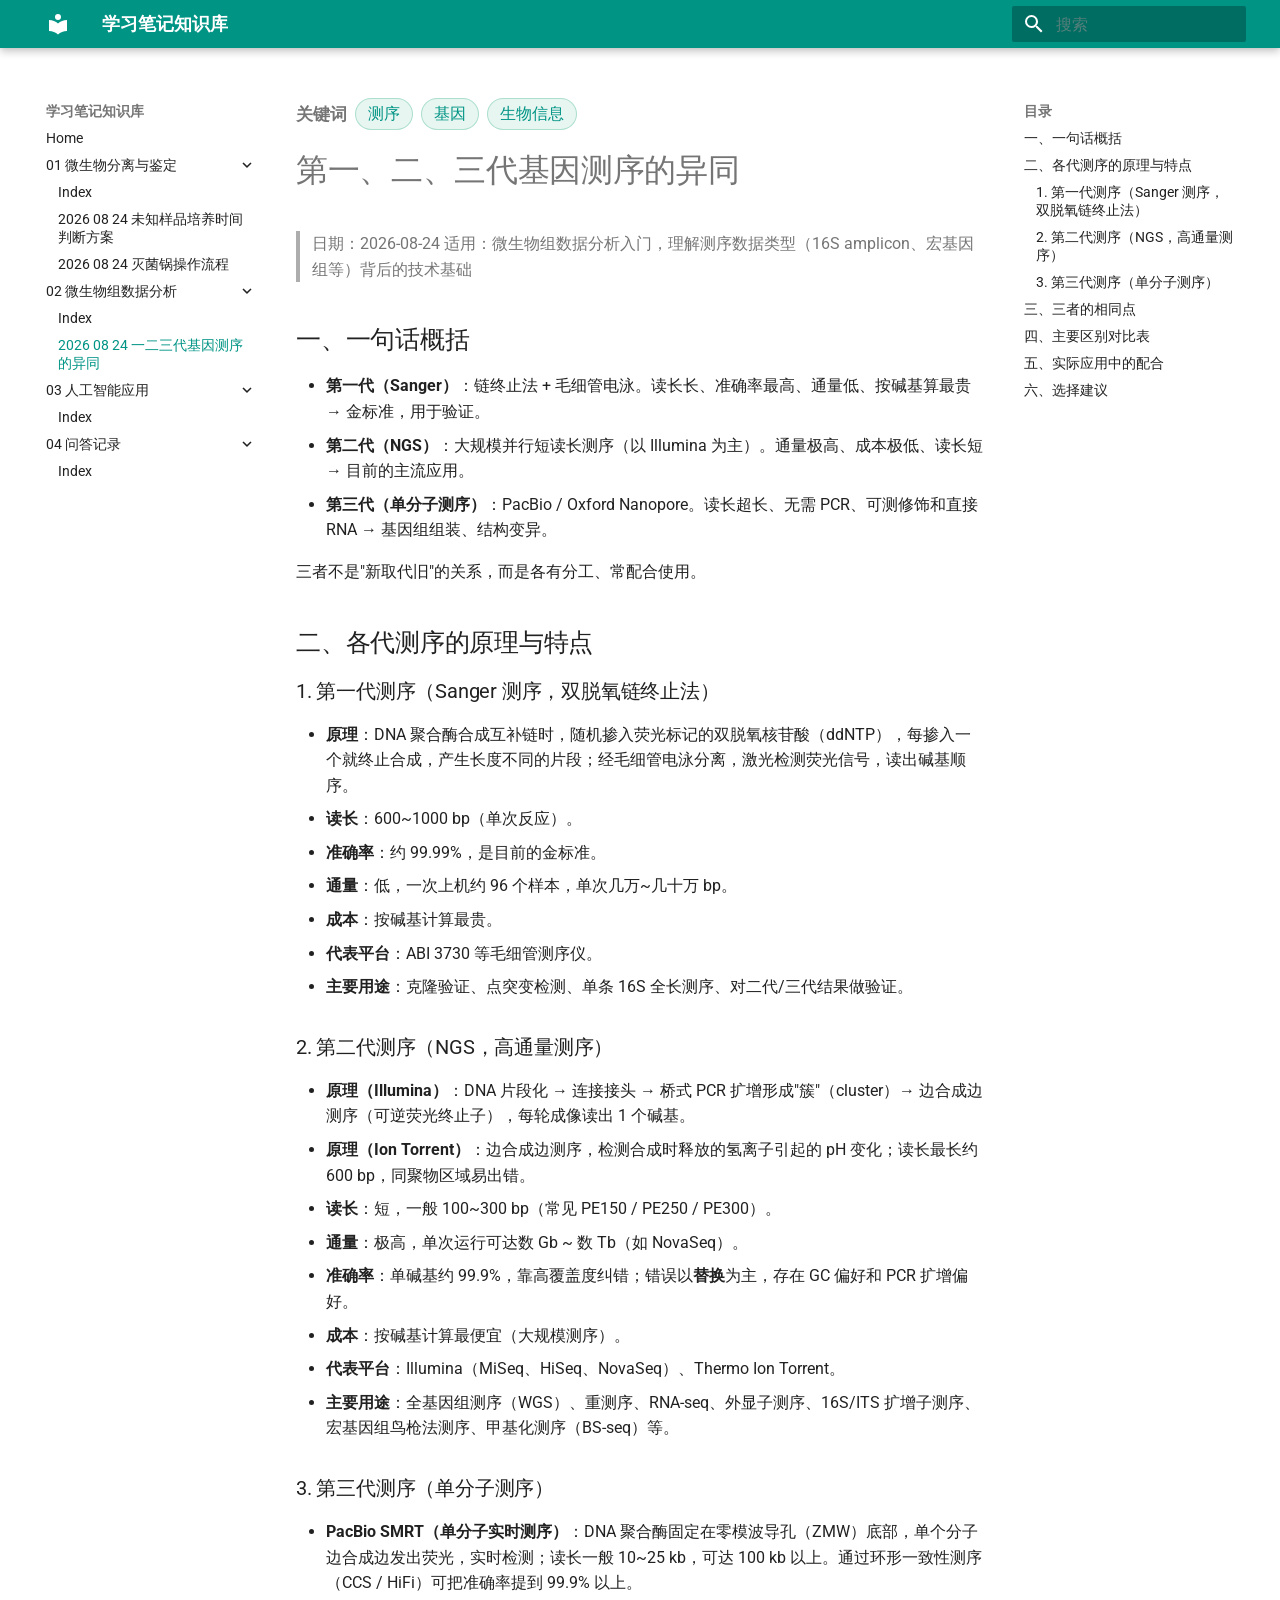
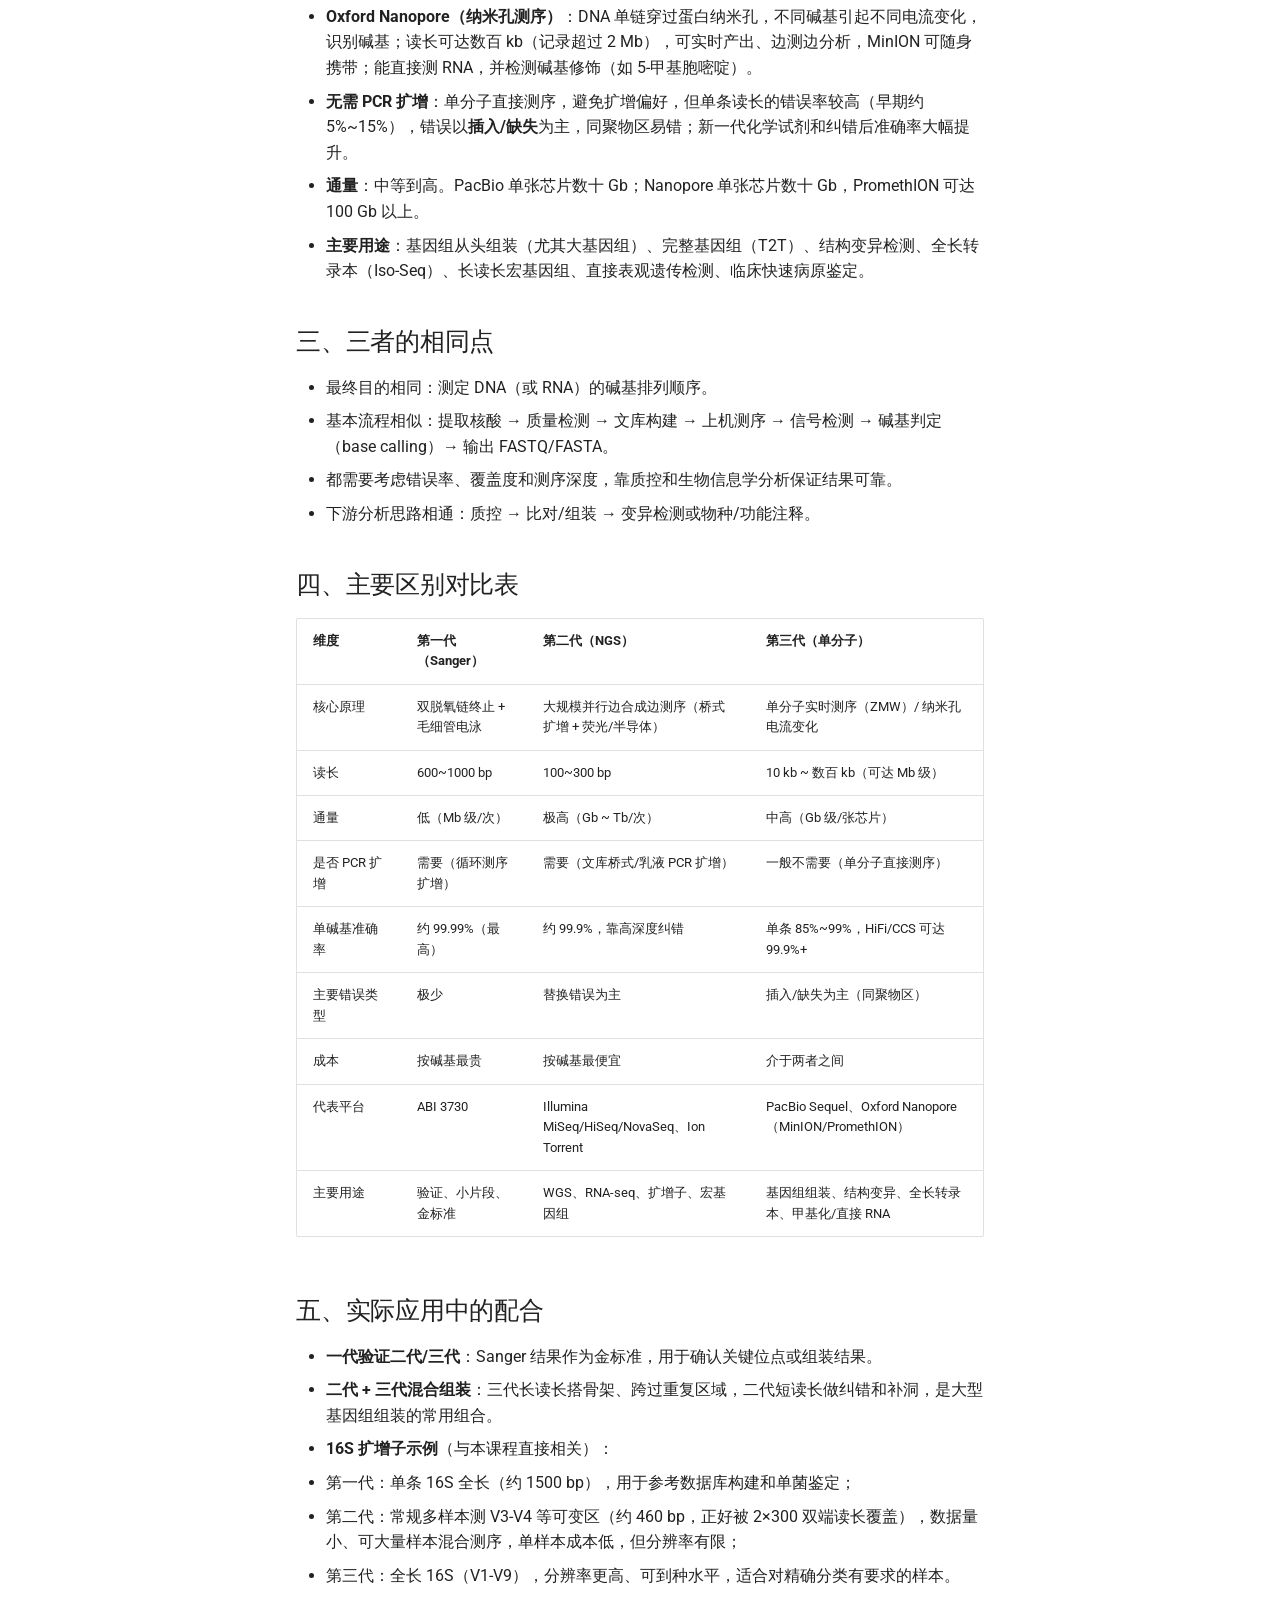
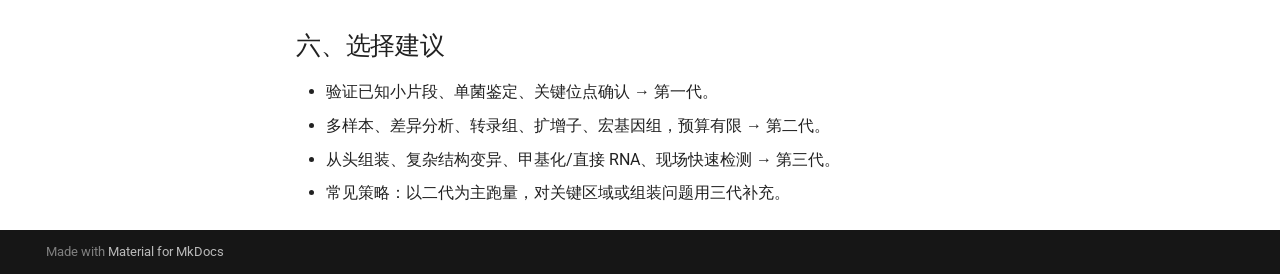
<file: 02_微生物组数据分析/2026-08-24-一二三代基因测序的异同/index.html>
<!doctype html>
<html lang="zh" class="no-js">
  <head>
    
      <meta charset="utf-8">
      <meta name="viewport" content="width=device-width,initial-scale=1">
      
      
      
        <link rel="canonical" href="https://Twj1108.github.io/learning-notes/02_%E5%BE%AE%E7%94%9F%E7%89%A9%E7%BB%84%E6%95%B0%E6%8D%AE%E5%88%86%E6%9E%90/2026-08-24-%E4%B8%80%E4%BA%8C%E4%B8%89%E4%BB%A3%E5%9F%BA%E5%9B%A0%E6%B5%8B%E5%BA%8F%E7%9A%84%E5%BC%82%E5%90%8C/">
      
      
        <link rel="prev" href="../">
      
      
        <link rel="next" href="../../03_%E4%BA%BA%E5%B7%A5%E6%99%BA%E8%83%BD%E5%BA%94%E7%94%A8/">
      
      
        
      
      
      <link rel="icon" href="../../assets/images/favicon.png">
      <meta name="generator" content="mkdocs-1.6.1, mkdocs-material-9.7.7">
    
    
      
        <title>2026 08 24 一二三代基因测序的异同 - 学习笔记知识库</title>
      
    
    
      <link rel="stylesheet" href="../../assets/stylesheets/main.ec1eaa64.min.css">
      
        
        <link rel="stylesheet" href="../../assets/stylesheets/palette.ab4e12ef.min.css">
      
      


    
    
      
    
    
      
        
        
        <link rel="preconnect" href="https://fonts.gstatic.com" crossorigin>
        <link rel="stylesheet" href="https://fonts.googleapis.com/css?family=Roboto:300,300i,400,400i,700,700i%7CRoboto+Mono:400,400i,700,700i&display=fallback">
        <style>:root{--md-text-font:"Roboto";--md-code-font:"Roboto Mono"}</style>
      
    
    
      <link rel="stylesheet" href="../../stylesheets/extra.css">
    
    <script>__md_scope=new URL("../..",location),__md_hash=e=>[...e].reduce(((e,_)=>(e<<5)-e+_.charCodeAt(0)),0),__md_get=(e,_=localStorage,t=__md_scope)=>JSON.parse(_.getItem(t.pathname+"."+e)),__md_set=(e,_,t=localStorage,a=__md_scope)=>{try{t.setItem(a.pathname+"."+e,JSON.stringify(_))}catch(e){}}</script>
    
      

    
    
  </head>
  
  
    
    
      
    
    
    
    
    <body dir="ltr" data-md-color-scheme="default" data-md-color-primary="teal" data-md-color-accent="teal">
  
    
    <input class="md-toggle" data-md-toggle="drawer" type="checkbox" id="__drawer" autocomplete="off">
    <input class="md-toggle" data-md-toggle="search" type="checkbox" id="__search" autocomplete="off">
    <label class="md-overlay" for="__drawer"></label>
    <div data-md-component="skip">
      
        
        <a href="#_1" class="md-skip">
          跳转至
        </a>
      
    </div>
    <div data-md-component="announce">
      
    </div>
    
    
      

  

<header class="md-header md-header--shadow" data-md-component="header">
  <nav class="md-header__inner md-grid" aria-label="页眉">
    <a href="../.." title="学习笔记知识库" class="md-header__button md-logo" aria-label="学习笔记知识库" data-md-component="logo">
      
  
  <svg xmlns="http://www.w3.org/2000/svg" viewBox="0 0 24 24"><path d="M12 8a3 3 0 0 0 3-3 3 3 0 0 0-3-3 3 3 0 0 0-3 3 3 3 0 0 0 3 3m0 3.54C9.64 9.35 6.5 8 3 8v11c3.5 0 6.64 1.35 9 3.54 2.36-2.19 5.5-3.54 9-3.54V8c-3.5 0-6.64 1.35-9 3.54"/></svg>

    </a>
    <label class="md-header__button md-icon" for="__drawer">
      
      <svg xmlns="http://www.w3.org/2000/svg" viewBox="0 0 24 24"><path d="M3 6h18v2H3zm0 5h18v2H3zm0 5h18v2H3z"/></svg>
    </label>
    <div class="md-header__title" data-md-component="header-title">
      <div class="md-header__ellipsis">
        <div class="md-header__topic">
          <span class="md-ellipsis">
            学习笔记知识库
          </span>
        </div>
        <div class="md-header__topic" data-md-component="header-topic">
          <span class="md-ellipsis">
            
              2026 08 24 一二三代基因测序的异同
            
          </span>
        </div>
      </div>
    </div>
    
      
        <form class="md-header__option" data-md-component="palette">
  
    
    
    
    <input class="md-option" data-md-color-media="" data-md-color-scheme="default" data-md-color-primary="teal" data-md-color-accent="teal"  aria-hidden="true"  type="radio" name="__palette" id="__palette_0">
    
  
</form>
      
    
    
      <script>var palette=__md_get("__palette");if(palette&&palette.color){if("(prefers-color-scheme)"===palette.color.media){var media=matchMedia("(prefers-color-scheme: light)"),input=document.querySelector(media.matches?"[data-md-color-media='(prefers-color-scheme: light)']":"[data-md-color-media='(prefers-color-scheme: dark)']");palette.color.media=input.getAttribute("data-md-color-media"),palette.color.scheme=input.getAttribute("data-md-color-scheme"),palette.color.primary=input.getAttribute("data-md-color-primary"),palette.color.accent=input.getAttribute("data-md-color-accent")}for(var[key,value]of Object.entries(palette.color))document.body.setAttribute("data-md-color-"+key,value)}</script>
    
    
    
      
      
        <label class="md-header__button md-icon" for="__search">
          
          <svg xmlns="http://www.w3.org/2000/svg" viewBox="0 0 24 24"><path d="M9.5 3A6.5 6.5 0 0 1 16 9.5c0 1.61-.59 3.09-1.56 4.23l.27.27h.79l5 5-1.5 1.5-5-5v-.79l-.27-.27A6.52 6.52 0 0 1 9.5 16 6.5 6.5 0 0 1 3 9.5 6.5 6.5 0 0 1 9.5 3m0 2C7 5 5 7 5 9.5S7 14 9.5 14 14 12 14 9.5 12 5 9.5 5"/></svg>
        </label>
        <div class="md-search" data-md-component="search" role="dialog">
  <label class="md-search__overlay" for="__search"></label>
  <div class="md-search__inner" role="search">
    <form class="md-search__form" name="search">
      <input type="text" class="md-search__input" name="query" aria-label="搜索" placeholder="搜索" autocapitalize="off" autocorrect="off" autocomplete="off" spellcheck="false" data-md-component="search-query" required>
      <label class="md-search__icon md-icon" for="__search">
        
        <svg xmlns="http://www.w3.org/2000/svg" viewBox="0 0 24 24"><path d="M9.5 3A6.5 6.5 0 0 1 16 9.5c0 1.61-.59 3.09-1.56 4.23l.27.27h.79l5 5-1.5 1.5-5-5v-.79l-.27-.27A6.52 6.52 0 0 1 9.5 16 6.5 6.5 0 0 1 3 9.5 6.5 6.5 0 0 1 9.5 3m0 2C7 5 5 7 5 9.5S7 14 9.5 14 14 12 14 9.5 12 5 9.5 5"/></svg>
        
        <svg xmlns="http://www.w3.org/2000/svg" viewBox="0 0 24 24"><path d="M20 11v2H8l5.5 5.5-1.42 1.42L4.16 12l7.92-7.92L13.5 5.5 8 11z"/></svg>
      </label>
      <nav class="md-search__options" aria-label="查找">
        
        <button type="reset" class="md-search__icon md-icon" title="清空当前内容" aria-label="清空当前内容" tabindex="-1">
          
          <svg xmlns="http://www.w3.org/2000/svg" viewBox="0 0 24 24"><path d="M19 6.41 17.59 5 12 10.59 6.41 5 5 6.41 10.59 12 5 17.59 6.41 19 12 13.41 17.59 19 19 17.59 13.41 12z"/></svg>
        </button>
      </nav>
      
    </form>
    <div class="md-search__output">
      <div class="md-search__scrollwrap" tabindex="0" data-md-scrollfix>
        <div class="md-search-result" data-md-component="search-result">
          <div class="md-search-result__meta">
            正在初始化搜索引擎
          </div>
          <ol class="md-search-result__list" role="presentation"></ol>
        </div>
      </div>
    </div>
  </div>
</div>
      
    
    
  </nav>
  
</header>
    
    <div class="md-container" data-md-component="container">
      
      
        
          
        
      
      <main class="md-main" data-md-component="main">
        <div class="md-main__inner md-grid">
          
            
              
              <div class="md-sidebar md-sidebar--primary" data-md-component="sidebar" data-md-type="navigation" >
                <div class="md-sidebar__scrollwrap">
                  <div class="md-sidebar__inner">
                    



<nav class="md-nav md-nav--primary" aria-label="导航栏" data-md-level="0">
  <label class="md-nav__title" for="__drawer">
    <a href="../.." title="学习笔记知识库" class="md-nav__button md-logo" aria-label="学习笔记知识库" data-md-component="logo">
      
  
  <svg xmlns="http://www.w3.org/2000/svg" viewBox="0 0 24 24"><path d="M12 8a3 3 0 0 0 3-3 3 3 0 0 0-3-3 3 3 0 0 0-3 3 3 3 0 0 0 3 3m0 3.54C9.64 9.35 6.5 8 3 8v11c3.5 0 6.64 1.35 9 3.54 2.36-2.19 5.5-3.54 9-3.54V8c-3.5 0-6.64 1.35-9 3.54"/></svg>

    </a>
    学习笔记知识库
  </label>
  
  <ul class="md-nav__list" data-md-scrollfix>
    
      
      
  
  
  
  
    <li class="md-nav__item">
      <a href="../.." class="md-nav__link">
        
  
  
  <span class="md-ellipsis">
    
  
    Home
  

    
  </span>
  
  

      </a>
    </li>
  

    
      
      
  
  
  
  
    
    
    
    
    
    <li class="md-nav__item md-nav__item--nested">
      
        
        
          
        
        <input class="md-nav__toggle md-toggle md-toggle--indeterminate" type="checkbox" id="__nav_2" >
        
          
          <label class="md-nav__link" for="__nav_2" id="__nav_2_label" tabindex="0">
            
  
  
  <span class="md-ellipsis">
    
  
    01 微生物分离与鉴定
  

    
  </span>
  
  

            <span class="md-nav__icon md-icon"></span>
          </label>
        
        <nav class="md-nav" data-md-level="1" aria-labelledby="__nav_2_label" aria-expanded="false">
          <label class="md-nav__title" for="__nav_2">
            <span class="md-nav__icon md-icon"></span>
            
  
    01 微生物分离与鉴定
  

          </label>
          <ul class="md-nav__list" data-md-scrollfix>
            
              
                
  
  
  
  
    <li class="md-nav__item">
      <a href="../../01_%E5%BE%AE%E7%94%9F%E7%89%A9%E5%88%86%E7%A6%BB%E4%B8%8E%E9%89%B4%E5%AE%9A/" class="md-nav__link">
        
  
  
  <span class="md-ellipsis">
    
  
    Index
  

    
  </span>
  
  

      </a>
    </li>
  

              
            
              
                
  
  
  
  
    <li class="md-nav__item">
      <a href="../../01_%E5%BE%AE%E7%94%9F%E7%89%A9%E5%88%86%E7%A6%BB%E4%B8%8E%E9%89%B4%E5%AE%9A/2026-08-24-%E6%9C%AA%E7%9F%A5%E6%A0%B7%E5%93%81%E5%9F%B9%E5%85%BB%E6%97%B6%E9%97%B4%E5%88%A4%E6%96%AD%E6%96%B9%E6%A1%88/" class="md-nav__link">
        
  
  
  <span class="md-ellipsis">
    
  
    2026 08 24 未知样品培养时间判断方案
  

    
  </span>
  
  

      </a>
    </li>
  

              
            
              
                
  
  
  
  
    <li class="md-nav__item">
      <a href="../../01_%E5%BE%AE%E7%94%9F%E7%89%A9%E5%88%86%E7%A6%BB%E4%B8%8E%E9%89%B4%E5%AE%9A/2026-08-24-%E7%81%AD%E8%8F%8C%E9%94%85%E6%93%8D%E4%BD%9C%E6%B5%81%E7%A8%8B/" class="md-nav__link">
        
  
  
  <span class="md-ellipsis">
    
  
    2026 08 24 灭菌锅操作流程
  

    
  </span>
  
  

      </a>
    </li>
  

              
            
          </ul>
        </nav>
      
    </li>
  

    
      
      
  
  
    
  
  
  
    
    
    
    
    
    <li class="md-nav__item md-nav__item--active md-nav__item--nested">
      
        
        
        <input class="md-nav__toggle md-toggle " type="checkbox" id="__nav_3" checked>
        
          
          <label class="md-nav__link" for="__nav_3" id="__nav_3_label" tabindex="0">
            
  
  
  <span class="md-ellipsis">
    
  
    02 微生物组数据分析
  

    
  </span>
  
  

            <span class="md-nav__icon md-icon"></span>
          </label>
        
        <nav class="md-nav" data-md-level="1" aria-labelledby="__nav_3_label" aria-expanded="true">
          <label class="md-nav__title" for="__nav_3">
            <span class="md-nav__icon md-icon"></span>
            
  
    02 微生物组数据分析
  

          </label>
          <ul class="md-nav__list" data-md-scrollfix>
            
              
                
  
  
  
  
    <li class="md-nav__item">
      <a href="../" class="md-nav__link">
        
  
  
  <span class="md-ellipsis">
    
  
    Index
  

    
  </span>
  
  

      </a>
    </li>
  

              
            
              
                
  
  
    
  
  
  
    <li class="md-nav__item md-nav__item--active">
      
      <input class="md-nav__toggle md-toggle" type="checkbox" id="__toc">
      
      
        
      
      
        <label class="md-nav__link md-nav__link--active" for="__toc">
          
  
  
  <span class="md-ellipsis">
    
  
    2026 08 24 一二三代基因测序的异同
  

    
  </span>
  
  

          <span class="md-nav__icon md-icon"></span>
        </label>
      
      <a href="./" class="md-nav__link md-nav__link--active">
        
  
  
  <span class="md-ellipsis">
    
  
    2026 08 24 一二三代基因测序的异同
  

    
  </span>
  
  

      </a>
      
        

<nav class="md-nav md-nav--secondary" aria-label="目录">
  
  
  
    
  
  
    <label class="md-nav__title" for="__toc">
      <span class="md-nav__icon md-icon"></span>
      目录
    </label>
    <ul class="md-nav__list" data-md-component="toc" data-md-scrollfix>
      
        <li class="md-nav__item">
  <a href="#_2" class="md-nav__link">
    <span class="md-ellipsis">
      
        一、一句话概括
      
    </span>
  </a>
  
</li>
      
        <li class="md-nav__item">
  <a href="#_3" class="md-nav__link">
    <span class="md-ellipsis">
      
        二、各代测序的原理与特点
      
    </span>
  </a>
  
    <nav class="md-nav" aria-label="二、各代测序的原理与特点">
      <ul class="md-nav__list">
        
          <li class="md-nav__item">
  <a href="#1-sanger" class="md-nav__link">
    <span class="md-ellipsis">
      
        1. 第一代测序（Sanger 测序，双脱氧链终止法）
      
    </span>
  </a>
  
</li>
        
          <li class="md-nav__item">
  <a href="#2-ngs" class="md-nav__link">
    <span class="md-ellipsis">
      
        2. 第二代测序（NGS，高通量测序）
      
    </span>
  </a>
  
</li>
        
          <li class="md-nav__item">
  <a href="#3" class="md-nav__link">
    <span class="md-ellipsis">
      
        3. 第三代测序（单分子测序）
      
    </span>
  </a>
  
</li>
        
      </ul>
    </nav>
  
</li>
      
        <li class="md-nav__item">
  <a href="#_4" class="md-nav__link">
    <span class="md-ellipsis">
      
        三、三者的相同点
      
    </span>
  </a>
  
</li>
      
        <li class="md-nav__item">
  <a href="#_5" class="md-nav__link">
    <span class="md-ellipsis">
      
        四、主要区别对比表
      
    </span>
  </a>
  
</li>
      
        <li class="md-nav__item">
  <a href="#_6" class="md-nav__link">
    <span class="md-ellipsis">
      
        五、实际应用中的配合
      
    </span>
  </a>
  
</li>
      
        <li class="md-nav__item">
  <a href="#_7" class="md-nav__link">
    <span class="md-ellipsis">
      
        六、选择建议
      
    </span>
  </a>
  
</li>
      
    </ul>
  
</nav>
      
    </li>
  

              
            
          </ul>
        </nav>
      
    </li>
  

    
      
      
  
  
  
  
    
    
    
    
    
    <li class="md-nav__item md-nav__item--nested">
      
        
        
          
        
        <input class="md-nav__toggle md-toggle md-toggle--indeterminate" type="checkbox" id="__nav_4" >
        
          
          <label class="md-nav__link" for="__nav_4" id="__nav_4_label" tabindex="0">
            
  
  
  <span class="md-ellipsis">
    
  
    03 人工智能应用
  

    
  </span>
  
  

            <span class="md-nav__icon md-icon"></span>
          </label>
        
        <nav class="md-nav" data-md-level="1" aria-labelledby="__nav_4_label" aria-expanded="false">
          <label class="md-nav__title" for="__nav_4">
            <span class="md-nav__icon md-icon"></span>
            
  
    03 人工智能应用
  

          </label>
          <ul class="md-nav__list" data-md-scrollfix>
            
              
                
  
  
  
  
    <li class="md-nav__item">
      <a href="../../03_%E4%BA%BA%E5%B7%A5%E6%99%BA%E8%83%BD%E5%BA%94%E7%94%A8/" class="md-nav__link">
        
  
  
  <span class="md-ellipsis">
    
  
    Index
  

    
  </span>
  
  

      </a>
    </li>
  

              
            
          </ul>
        </nav>
      
    </li>
  

    
      
      
  
  
  
  
    
    
    
    
    
    <li class="md-nav__item md-nav__item--nested">
      
        
        
          
        
        <input class="md-nav__toggle md-toggle md-toggle--indeterminate" type="checkbox" id="__nav_5" >
        
          
          <label class="md-nav__link" for="__nav_5" id="__nav_5_label" tabindex="0">
            
  
  
  <span class="md-ellipsis">
    
  
    04 问答记录
  

    
  </span>
  
  

            <span class="md-nav__icon md-icon"></span>
          </label>
        
        <nav class="md-nav" data-md-level="1" aria-labelledby="__nav_5_label" aria-expanded="false">
          <label class="md-nav__title" for="__nav_5">
            <span class="md-nav__icon md-icon"></span>
            
  
    04 问答记录
  

          </label>
          <ul class="md-nav__list" data-md-scrollfix>
            
              
                
  
  
  
  
    <li class="md-nav__item">
      <a href="../../04_%E9%97%AE%E7%AD%94%E8%AE%B0%E5%BD%95/" class="md-nav__link">
        
  
  
  <span class="md-ellipsis">
    
  
    Index
  

    
  </span>
  
  

      </a>
    </li>
  

              
            
          </ul>
        </nav>
      
    </li>
  

    
  </ul>
</nav>
                  </div>
                </div>
              </div>
            
            
              
              <div class="md-sidebar md-sidebar--secondary" data-md-component="sidebar" data-md-type="toc" >
                <div class="md-sidebar__scrollwrap">
                  <div class="md-sidebar__inner">
                    

<nav class="md-nav md-nav--secondary" aria-label="目录">
  
  
  
    
  
  
    <label class="md-nav__title" for="__toc">
      <span class="md-nav__icon md-icon"></span>
      目录
    </label>
    <ul class="md-nav__list" data-md-component="toc" data-md-scrollfix>
      
        <li class="md-nav__item">
  <a href="#_2" class="md-nav__link">
    <span class="md-ellipsis">
      
        一、一句话概括
      
    </span>
  </a>
  
</li>
      
        <li class="md-nav__item">
  <a href="#_3" class="md-nav__link">
    <span class="md-ellipsis">
      
        二、各代测序的原理与特点
      
    </span>
  </a>
  
    <nav class="md-nav" aria-label="二、各代测序的原理与特点">
      <ul class="md-nav__list">
        
          <li class="md-nav__item">
  <a href="#1-sanger" class="md-nav__link">
    <span class="md-ellipsis">
      
        1. 第一代测序（Sanger 测序，双脱氧链终止法）
      
    </span>
  </a>
  
</li>
        
          <li class="md-nav__item">
  <a href="#2-ngs" class="md-nav__link">
    <span class="md-ellipsis">
      
        2. 第二代测序（NGS，高通量测序）
      
    </span>
  </a>
  
</li>
        
          <li class="md-nav__item">
  <a href="#3" class="md-nav__link">
    <span class="md-ellipsis">
      
        3. 第三代测序（单分子测序）
      
    </span>
  </a>
  
</li>
        
      </ul>
    </nav>
  
</li>
      
        <li class="md-nav__item">
  <a href="#_4" class="md-nav__link">
    <span class="md-ellipsis">
      
        三、三者的相同点
      
    </span>
  </a>
  
</li>
      
        <li class="md-nav__item">
  <a href="#_5" class="md-nav__link">
    <span class="md-ellipsis">
      
        四、主要区别对比表
      
    </span>
  </a>
  
</li>
      
        <li class="md-nav__item">
  <a href="#_6" class="md-nav__link">
    <span class="md-ellipsis">
      
        五、实际应用中的配合
      
    </span>
  </a>
  
</li>
      
        <li class="md-nav__item">
  <a href="#_7" class="md-nav__link">
    <span class="md-ellipsis">
      
        六、选择建议
      
    </span>
  </a>
  
</li>
      
    </ul>
  
</nav>
                  </div>
                </div>
              </div>
            
          
          
            <div class="md-content" data-md-component="content">
              
              <article class="md-content__inner md-typeset">
                
                  



<div class="kw-row"><span class="kw-label">关键词</span><a class="kw-chip" href="https://Twj1108.github.io/learning-notes/?q=%E6%B5%8B%E5%BA%8F">测序</a><a class="kw-chip" href="https://Twj1108.github.io/learning-notes/?q=%E5%9F%BA%E5%9B%A0">基因</a><a class="kw-chip" href="https://Twj1108.github.io/learning-notes/?q=%E7%94%9F%E7%89%A9%E4%BF%A1%E6%81%AF">生物信息</a></div>

<h1 id="_1">第一、二、三代基因测序的异同<a class="headerlink" href="#_1" title="Permanent link">&para;</a></h1>
<blockquote>
<p>日期：2026-08-24
适用：微生物组数据分析入门，理解测序数据类型（16S amplicon、宏基因组等）背后的技术基础</p>
</blockquote>
<h2 id="_2">一、一句话概括<a class="headerlink" href="#_2" title="Permanent link">&para;</a></h2>
<ul>
<li><strong>第一代（Sanger）</strong>：链终止法 + 毛细管电泳。读长长、准确率最高、通量低、按碱基算最贵 → 金标准，用于验证。</li>
<li><strong>第二代（NGS）</strong>：大规模并行短读长测序（以 Illumina 为主）。通量极高、成本极低、读长短 → 目前的主流应用。</li>
<li><strong>第三代（单分子测序）</strong>：PacBio / Oxford Nanopore。读长超长、无需 PCR、可测修饰和直接 RNA → 基因组组装、结构变异。</li>
</ul>
<p>三者不是"新取代旧"的关系，而是各有分工、常配合使用。</p>
<h2 id="_3">二、各代测序的原理与特点<a class="headerlink" href="#_3" title="Permanent link">&para;</a></h2>
<h3 id="1-sanger">1. 第一代测序（Sanger 测序，双脱氧链终止法）<a class="headerlink" href="#1-sanger" title="Permanent link">&para;</a></h3>
<ul>
<li><strong>原理</strong>：DNA 聚合酶合成互补链时，随机掺入荧光标记的双脱氧核苷酸（ddNTP），每掺入一个就终止合成，产生长度不同的片段；经毛细管电泳分离，激光检测荧光信号，读出碱基顺序。</li>
<li><strong>读长</strong>：600~1000 bp（单次反应）。</li>
<li><strong>准确率</strong>：约 99.99%，是目前的金标准。</li>
<li><strong>通量</strong>：低，一次上机约 96 个样本，单次几万~几十万 bp。</li>
<li><strong>成本</strong>：按碱基计算最贵。</li>
<li><strong>代表平台</strong>：ABI 3730 等毛细管测序仪。</li>
<li><strong>主要用途</strong>：克隆验证、点突变检测、单条 16S 全长测序、对二代/三代结果做验证。</li>
</ul>
<h3 id="2-ngs">2. 第二代测序（NGS，高通量测序）<a class="headerlink" href="#2-ngs" title="Permanent link">&para;</a></h3>
<ul>
<li><strong>原理（Illumina）</strong>：DNA 片段化 → 连接接头 → 桥式 PCR 扩增形成"簇"（cluster）→ 边合成边测序（可逆荧光终止子），每轮成像读出 1 个碱基。</li>
<li><strong>原理（Ion Torrent）</strong>：边合成边测序，检测合成时释放的氢离子引起的 pH 变化；读长最长约 600 bp，同聚物区域易出错。</li>
<li><strong>读长</strong>：短，一般 100~300 bp（常见 PE150 / PE250 / PE300）。</li>
<li><strong>通量</strong>：极高，单次运行可达数 Gb ~ 数 Tb（如 NovaSeq）。</li>
<li><strong>准确率</strong>：单碱基约 99.9%，靠高覆盖度纠错；错误以<strong>替换</strong>为主，存在 GC 偏好和 PCR 扩增偏好。</li>
<li><strong>成本</strong>：按碱基计算最便宜（大规模测序）。</li>
<li><strong>代表平台</strong>：Illumina（MiSeq、HiSeq、NovaSeq）、Thermo Ion Torrent。</li>
<li><strong>主要用途</strong>：全基因组测序（WGS）、重测序、RNA-seq、外显子测序、16S/ITS 扩增子测序、宏基因组鸟枪法测序、甲基化测序（BS-seq）等。</li>
</ul>
<h3 id="3">3. 第三代测序（单分子测序）<a class="headerlink" href="#3" title="Permanent link">&para;</a></h3>
<ul>
<li><strong>PacBio SMRT（单分子实时测序）</strong>：DNA 聚合酶固定在零模波导孔（ZMW）底部，单个分子边合成边发出荧光，实时检测；读长一般 10~25 kb，可达 100 kb 以上。通过环形一致性测序（CCS / HiFi）可把准确率提到 99.9% 以上。</li>
<li><strong>Oxford Nanopore（纳米孔测序）</strong>：DNA 单链穿过蛋白纳米孔，不同碱基引起不同电流变化，识别碱基；读长可达数百 kb（记录超过 2 Mb），可实时产出、边测边分析，MinION 可随身携带；能直接测 RNA，并检测碱基修饰（如 5-甲基胞嘧啶）。</li>
<li><strong>无需 PCR 扩增</strong>：单分子直接测序，避免扩增偏好，但单条读长的错误率较高（早期约 5%~15%），错误以<strong>插入/缺失</strong>为主，同聚物区易错；新一代化学试剂和纠错后准确率大幅提升。</li>
<li><strong>通量</strong>：中等到高。PacBio 单张芯片数十 Gb；Nanopore 单张芯片数十 Gb，PromethION 可达 100 Gb 以上。</li>
<li><strong>主要用途</strong>：基因组从头组装（尤其大基因组）、完整基因组（T2T）、结构变异检测、全长转录本（Iso-Seq）、长读长宏基因组、直接表观遗传检测、临床快速病原鉴定。</li>
</ul>
<h2 id="_4">三、三者的相同点<a class="headerlink" href="#_4" title="Permanent link">&para;</a></h2>
<ul>
<li>最终目的相同：测定 DNA（或 RNA）的碱基排列顺序。</li>
<li>基本流程相似：提取核酸 → 质量检测 → 文库构建 → 上机测序 → 信号检测 → 碱基判定（base calling）→ 输出 FASTQ/FASTA。</li>
<li>都需要考虑错误率、覆盖度和测序深度，靠质控和生物信息学分析保证结果可靠。</li>
<li>下游分析思路相通：质控 → 比对/组装 → 变异检测或物种/功能注释。</li>
</ul>
<h2 id="_5">四、主要区别对比表<a class="headerlink" href="#_5" title="Permanent link">&para;</a></h2>
<table>
<thead>
<tr>
<th>维度</th>
<th>第一代（Sanger）</th>
<th>第二代（NGS）</th>
<th>第三代（单分子）</th>
</tr>
</thead>
<tbody>
<tr>
<td>核心原理</td>
<td>双脱氧链终止 + 毛细管电泳</td>
<td>大规模并行边合成边测序（桥式扩增 + 荧光/半导体）</td>
<td>单分子实时测序（ZMW）/ 纳米孔电流变化</td>
</tr>
<tr>
<td>读长</td>
<td>600~1000 bp</td>
<td>100~300 bp</td>
<td>10 kb ~ 数百 kb（可达 Mb 级）</td>
</tr>
<tr>
<td>通量</td>
<td>低（Mb 级/次）</td>
<td>极高（Gb ~ Tb/次）</td>
<td>中高（Gb 级/张芯片）</td>
</tr>
<tr>
<td>是否 PCR 扩增</td>
<td>需要（循环测序扩增）</td>
<td>需要（文库桥式/乳液 PCR 扩增）</td>
<td>一般不需要（单分子直接测序）</td>
</tr>
<tr>
<td>单碱基准确率</td>
<td>约 99.99%（最高）</td>
<td>约 99.9%，靠高深度纠错</td>
<td>单条 85%~99%，HiFi/CCS 可达 99.9%+</td>
</tr>
<tr>
<td>主要错误类型</td>
<td>极少</td>
<td>替换错误为主</td>
<td>插入/缺失为主（同聚物区）</td>
</tr>
<tr>
<td>成本</td>
<td>按碱基最贵</td>
<td>按碱基最便宜</td>
<td>介于两者之间</td>
</tr>
<tr>
<td>代表平台</td>
<td>ABI 3730</td>
<td>Illumina MiSeq/HiSeq/NovaSeq、Ion Torrent</td>
<td>PacBio Sequel、Oxford Nanopore（MinION/PromethION）</td>
</tr>
<tr>
<td>主要用途</td>
<td>验证、小片段、金标准</td>
<td>WGS、RNA-seq、扩增子、宏基因组</td>
<td>基因组组装、结构变异、全长转录本、甲基化/直接 RNA</td>
</tr>
</tbody>
</table>
<h2 id="_6">五、实际应用中的配合<a class="headerlink" href="#_6" title="Permanent link">&para;</a></h2>
<ul>
<li><strong>一代验证二代/三代</strong>：Sanger 结果作为金标准，用于确认关键位点或组装结果。</li>
<li><strong>二代 + 三代混合组装</strong>：三代长读长搭骨架、跨过重复区域，二代短读长做纠错和补洞，是大型基因组组装的常用组合。</li>
<li><strong>16S 扩增子示例</strong>（与本课程直接相关）：</li>
<li>第一代：单条 16S 全长（约 1500 bp），用于参考数据库构建和单菌鉴定；</li>
<li>第二代：常规多样本测 V3-V4 等可变区（约 460 bp，正好被 2×300 双端读长覆盖），数据量小、可大量样本混合测序，单样本成本低，但分辨率有限；</li>
<li>第三代：全长 16S（V1-V9），分辨率更高、可到种水平，适合对精确分类有要求的样本。</li>
</ul>
<h2 id="_7">六、选择建议<a class="headerlink" href="#_7" title="Permanent link">&para;</a></h2>
<ul>
<li>验证已知小片段、单菌鉴定、关键位点确认 → 第一代。</li>
<li>多样本、差异分析、转录组、扩增子、宏基因组，预算有限 → 第二代。</li>
<li>从头组装、复杂结构变异、甲基化/直接 RNA、现场快速检测 → 第三代。</li>
<li>常见策略：以二代为主跑量，对关键区域或组装问题用三代补充。</li>
</ul>







  
  






                
              </article>
            </div>
          
          
<script>var target=document.getElementById(location.hash.slice(1));target&&target.name&&(target.checked=target.name.startsWith("__tabbed_"))</script>
        </div>
        
          <button type="button" class="md-top md-icon" data-md-component="top" hidden>
  
  <svg xmlns="http://www.w3.org/2000/svg" viewBox="0 0 24 24"><path d="M13 20h-2V8l-5.5 5.5-1.42-1.42L12 4.16l7.92 7.92-1.42 1.42L13 8z"/></svg>
  回到页面顶部
</button>
        
      </main>
      
        <footer class="md-footer">
  
  <div class="md-footer-meta md-typeset">
    <div class="md-footer-meta__inner md-grid">
      <div class="md-copyright">
  
  
    Made with
    <a href="https://squidfunk.github.io/mkdocs-material/" target="_blank" rel="noopener">
      Material for MkDocs
    </a>
  
</div>
      
    </div>
  </div>
</footer>
      
    </div>
    <div class="md-dialog" data-md-component="dialog">
      <div class="md-dialog__inner md-typeset"></div>
    </div>
    
    
    
      
      
      <script id="__config" type="application/json">{"annotate": null, "base": "../..", "features": ["navigation.expand", "navigation.top", "search.highlight", "content.code.copy"], "search": "../../assets/javascripts/workers/search.2c215733.min.js", "tags": null, "translations": {"clipboard.copied": "\u5df2\u590d\u5236", "clipboard.copy": "\u590d\u5236", "search.result.more.one": "\u5728\u8be5\u9875\u4e0a\u8fd8\u6709 1 \u4e2a\u7b26\u5408\u6761\u4ef6\u7684\u7ed3\u679c", "search.result.more.other": "\u5728\u8be5\u9875\u4e0a\u8fd8\u6709 # \u4e2a\u7b26\u5408\u6761\u4ef6\u7684\u7ed3\u679c", "search.result.none": "\u6ca1\u6709\u627e\u5230\u7b26\u5408\u6761\u4ef6\u7684\u7ed3\u679c", "search.result.one": "\u627e\u5230 1 \u4e2a\u7b26\u5408\u6761\u4ef6\u7684\u7ed3\u679c", "search.result.other": "# \u4e2a\u7b26\u5408\u6761\u4ef6\u7684\u7ed3\u679c", "search.result.placeholder": "\u952e\u5165\u4ee5\u5f00\u59cb\u641c\u7d22", "search.result.term.missing": "\u7f3a\u5c11", "select.version": "\u9009\u62e9\u5f53\u524d\u7248\u672c"}, "version": null}</script>
    
    
      <script src="../../assets/javascripts/bundle.d7400e89.min.js"></script>
      
    
  </body>
</html>
</file>
<file: stylesheets/extra.css>
:root {
  --md-primary-fg-color: #3EB489;
  --md-primary-fg-color--light: #82D9BC;
  --md-primary-fg-color--dark: #2E8B6E;
  --md-accent-fg-color: #2E8B6E;
}

.kw-row {
  display: flex;
  flex-wrap: wrap;
  gap: 8px;
  align-items: center;
  margin-bottom: 1.2em;
}

.kw-label {
  font-size: 0.85rem;
  font-weight: 600;
  color: var(--md-default-fg-color--light);
}

.kw-chip {
  display: inline-block;
  padding: 0.15em 0.75em;
  font-size: 0.8rem;
  border-radius: 999px;
  text-decoration: none;
  color: var(--md-primary-fg-color--dark);
  background: rgba(62, 180, 137, 0.12);
  border: 1px solid rgba(62, 180, 137, 0.35);
}

.kw-chip:hover {
  background: var(--md-primary-fg-color);
  color: #fff;
}
</file>
<file: assets/stylesheets/main.ec1eaa64.min.css>
@charset "UTF-8";html{-webkit-text-size-adjust:none;-moz-text-size-adjust:none;text-size-adjust:none;box-sizing:border-box}*,:after,:before{box-sizing:inherit}@media (prefers-reduced-motion){*,:after,:before{transition:none!important}}body{margin:0}a,button,input,label{-webkit-tap-highlight-color:transparent}a{color:inherit;text-decoration:none}hr{border:0;box-sizing:initial;display:block;height:.05rem;overflow:visible;padding:0}small{font-size:80%}sub,sup{line-height:1em}img{border-style:none}table{border-collapse:initial;border-spacing:0}td,th{font-weight:400;vertical-align:top}button{background:#0000;border:0;font-family:inherit;font-size:inherit;margin:0;padding:0}input{border:0;outline:none}:root{--md-primary-fg-color:#4051b5;--md-primary-fg-color--light:#5d6cc0;--md-primary-fg-color--dark:#303fa1;--md-primary-bg-color:#fff;--md-primary-bg-color--light:#ffffffb3;--md-accent-fg-color:#526cfe;--md-accent-fg-color--transparent:#526cfe1a;--md-accent-bg-color:#fff;--md-accent-bg-color--light:#ffffffb3}[data-md-color-scheme=default]{color-scheme:light}[data-md-color-scheme=default] img[src$="#gh-dark-mode-only"],[data-md-color-scheme=default] img[src$="#only-dark"]{display:none}:root,[data-md-color-scheme=default]{--md-hue:225deg;--md-default-fg-color:#000000de;--md-default-fg-color--light:#0000008a;--md-default-fg-color--lighter:#00000052;--md-default-fg-color--lightest:#00000012;--md-default-bg-color:#fff;--md-default-bg-color--light:#ffffffb3;--md-default-bg-color--lighter:#ffffff4d;--md-default-bg-color--lightest:#ffffff1f;--md-code-fg-color:#36464e;--md-code-bg-color:#f5f5f5;--md-code-bg-color--light:#f5f5f5b3;--md-code-bg-color--lighter:#f5f5f54d;--md-code-hl-color:#4287ff;--md-code-hl-color--light:#4287ff1a;--md-code-hl-number-color:#d52a2a;--md-code-hl-special-color:#db1457;--md-code-hl-function-color:#a846b9;--md-code-hl-constant-color:#6e59d9;--md-code-hl-keyword-color:#3f6ec6;--md-code-hl-string-color:#1c7d4d;--md-code-hl-name-color:var(--md-code-fg-color);--md-code-hl-operator-color:var(--md-default-fg-color--light);--md-code-hl-punctuation-color:var(--md-default-fg-color--light);--md-code-hl-comment-color:var(--md-default-fg-color--light);--md-code-hl-generic-color:var(--md-default-fg-color--light);--md-code-hl-variable-color:var(--md-default-fg-color--light);--md-typeset-color:var(--md-default-fg-color);--md-typeset-a-color:var(--md-primary-fg-color);--md-typeset-del-color:#f5503d26;--md-typeset-ins-color:#0bd57026;--md-typeset-kbd-color:#fafafa;--md-typeset-kbd-accent-color:#fff;--md-typeset-kbd-border-color:#b8b8b8;--md-typeset-mark-color:#ffff0080;--md-typeset-table-color:#0000001f;--md-typeset-table-color--light:rgba(0,0,0,.035);--md-admonition-fg-color:var(--md-default-fg-color);--md-admonition-bg-color:var(--md-default-bg-color);--md-warning-fg-color:#000000de;--md-warning-bg-color:#ff9;--md-footer-fg-color:#fff;--md-footer-fg-color--light:#ffffffb3;--md-footer-fg-color--lighter:#ffffff73;--md-footer-bg-color:#000000de;--md-footer-bg-color--dark:#00000052;--md-shadow-z1:0 0.2rem 0.5rem #0000000d,0 0 0.05rem #0000001a;--md-shadow-z2:0 0.2rem 0.5rem #0000001a,0 0 0.05rem #00000040;--md-shadow-z3:0 0.2rem 0.5rem #0003,0 0 0.05rem #00000059}.md-icon svg{fill:currentcolor;display:block;height:1.2rem;width:1.2rem}body{-webkit-font-smoothing:antialiased;-moz-osx-font-smoothing:grayscale;--md-text-font-family:var(--md-text-font,_),-apple-system,BlinkMacSystemFont,Helvetica,Arial,sans-serif;--md-code-font-family:var(--md-code-font,_),SFMono-Regular,Consolas,Menlo,monospace}aside,body,input{font-feature-settings:"kern","liga";color:var(--md-typeset-color);font-family:var(--md-text-font-family)}code,kbd,pre{font-feature-settings:"kern";font-family:var(--md-code-font-family)}:root{--md-typeset-table-sort-icon:url('data:image/svg+xml;charset=utf-8,<svg xmlns="http://www.w3.org/2000/svg" viewBox="0 0 24 24"><path d="m18 21-4-4h3V7h-3l4-4 4 4h-3v10h3M2 19v-2h10v2M2 13v-2h7v2M2 7V5h4v2z"/></svg>');--md-typeset-table-sort-icon--asc:url('data:image/svg+xml;charset=utf-8,<svg xmlns="http://www.w3.org/2000/svg" viewBox="0 0 24 24"><path d="M19 17h3l-4 4-4-4h3V3h2M2 17h10v2H2M6 5v2H2V5m0 6h7v2H2z"/></svg>');--md-typeset-table-sort-icon--desc:url('data:image/svg+xml;charset=utf-8,<svg xmlns="http://www.w3.org/2000/svg" viewBox="0 0 24 24"><path d="M19 7h3l-4-4-4 4h3v14h2M2 17h10v2H2M6 5v2H2V5m0 6h7v2H2z"/></svg>')}.md-typeset{-webkit-print-color-adjust:exact;color-adjust:exact;font-size:.8rem;line-height:1.6;overflow-wrap:break-word}@media print{.md-typeset{font-size:.68rem}}.md-typeset blockquote,.md-typeset dl,.md-typeset figure,.md-typeset ol,.md-typeset pre,.md-typeset ul{margin-bottom:1em;margin-top:1em}.md-typeset h1{color:var(--md-default-fg-color--light);font-size:2em;line-height:1.3;margin:0 0 1.25em}.md-typeset h1,.md-typeset h2{font-weight:300;letter-spacing:-.01em}.md-typeset h2{font-size:1.5625em;line-height:1.4;margin:1.6em 0 .64em}.md-typeset h3{font-size:1.25em;font-weight:400;letter-spacing:-.01em;line-height:1.5;margin:1.6em 0 .8em}.md-typeset h2+h3{margin-top:.8em}.md-typeset h4{font-weight:700;letter-spacing:-.01em;margin:1em 0}.md-typeset h5,.md-typeset h6{color:var(--md-default-fg-color--light);font-size:.8em;font-weight:700;letter-spacing:-.01em;margin:1.25em 0}.md-typeset h5{text-transform:uppercase}.md-typeset h5 code{text-transform:none}.md-typeset hr{border-bottom:.05rem solid var(--md-default-fg-color--lightest);display:flow-root;margin:1.5em 0}.md-typeset a{color:var(--md-typeset-a-color);word-break:break-word}.md-typeset a,.md-typeset a:before{transition:color 125ms}.md-typeset a:focus,.md-typeset a:hover{color:var(--md-accent-fg-color)}.md-typeset a:focus code,.md-typeset a:hover code{background-color:var(--md-accent-fg-color--transparent);color:var(--md-accent-fg-color)}.md-typeset a code{color:var(--md-typeset-a-color)}.md-typeset a.focus-visible{outline-color:var(--md-accent-fg-color);outline-offset:.2rem}.md-typeset code,.md-typeset kbd,.md-typeset pre{color:var(--md-code-fg-color);direction:ltr;font-variant-ligatures:none;transition:background-color 125ms}@media print{.md-typeset code,.md-typeset kbd,.md-typeset pre{white-space:pre-wrap}}.md-typeset code{background-color:var(--md-code-bg-color);border-radius:.1rem;-webkit-box-decoration-break:clone;box-decoration-break:clone;font-size:.85em;padding:0 .2941176471em;transition:color 125ms,background-color 125ms;word-break:break-word}.md-typeset code:not(.focus-visible){-webkit-tap-highlight-color:transparent;outline:none}.md-typeset pre{display:flow-root;line-height:1.4;position:relative}.md-typeset pre>code{-webkit-box-decoration-break:slice;box-decoration-break:slice;box-shadow:none;display:block;margin:0;outline-color:var(--md-accent-fg-color);overflow:auto;padding:.7720588235em 1.1764705882em;scrollbar-color:var(--md-default-fg-color--lighter) #0000;scrollbar-width:thin;touch-action:auto;word-break:normal}.md-typeset pre>code:hover{scrollbar-color:var(--md-accent-fg-color) #0000}.md-typeset pre>code::-webkit-scrollbar{height:.2rem;width:.2rem}.md-typeset pre>code::-webkit-scrollbar-thumb{background-color:var(--md-default-fg-color--lighter)}.md-typeset pre>code::-webkit-scrollbar-thumb:hover{background-color:var(--md-accent-fg-color)}.md-typeset kbd{background-color:var(--md-typeset-kbd-color);border-radius:.1rem;box-shadow:0 .1rem 0 .05rem var(--md-typeset-kbd-border-color),0 .1rem 0 var(--md-typeset-kbd-border-color),0 -.1rem .2rem var(--md-typeset-kbd-accent-color) inset;color:var(--md-default-fg-color);display:inline-block;font-size:.75em;padding:0 .6666666667em;vertical-align:text-top;word-break:break-word}.md-typeset mark{background-color:var(--md-typeset-mark-color);-webkit-box-decoration-break:clone;box-decoration-break:clone;color:inherit;word-break:break-word}.md-typeset abbr{cursor:help;text-decoration:none}.md-typeset [data-preview],.md-typeset abbr{border-bottom:.05rem dotted var(--md-default-fg-color--light)}.md-typeset small{opacity:.75}[dir=ltr] .md-typeset sub,[dir=ltr] .md-typeset sup{margin-left:.078125em}[dir=rtl] .md-typeset sub,[dir=rtl] .md-typeset sup{margin-right:.078125em}[dir=ltr] .md-typeset blockquote{padding-left:.6rem}[dir=rtl] .md-typeset blockquote{padding-right:.6rem}[dir=ltr] .md-typeset blockquote{border-left:.2rem solid var(--md-default-fg-color--lighter)}[dir=rtl] .md-typeset blockquote{border-right:.2rem solid var(--md-default-fg-color--lighter)}.md-typeset blockquote{color:var(--md-default-fg-color--light);margin-left:0;margin-right:0}.md-typeset ul{list-style-type:disc}.md-typeset ul[type]{list-style-type:revert-layer}[dir=ltr] .md-typeset ol,[dir=ltr] .md-typeset ul{margin-left:.625em}[dir=rtl] .md-typeset ol,[dir=rtl] .md-typeset ul{margin-right:.625em}.md-typeset ol,.md-typeset ul{padding:0}.md-typeset ol:not([hidden]),.md-typeset ul:not([hidden]){display:flow-root}.md-typeset ol ol,.md-typeset ul ol{list-style-type:lower-alpha}.md-typeset ol ol ol,.md-typeset ul ol ol{list-style-type:lower-roman}.md-typeset ol ol ol ol,.md-typeset ul ol ol ol{list-style-type:upper-alpha}.md-typeset ol ol ol ol ol,.md-typeset ul ol ol ol ol{list-style-type:upper-roman}.md-typeset ol[type],.md-typeset ul[type]{list-style-type:revert-layer}[dir=ltr] .md-typeset ol li,[dir=ltr] .md-typeset ul li{margin-left:1.25em}[dir=rtl] .md-typeset ol li,[dir=rtl] .md-typeset ul li{margin-right:1.25em}.md-typeset ol li,.md-typeset ul li{margin-bottom:.5em}.md-typeset ol li blockquote,.md-typeset ol li p,.md-typeset ul li blockquote,.md-typeset ul li p{margin:.5em 0}.md-typeset ol li:last-child,.md-typeset ul li:last-child{margin-bottom:0}[dir=ltr] .md-typeset ol li ol,[dir=ltr] .md-typeset ol li ul,[dir=ltr] .md-typeset ul li ol,[dir=ltr] .md-typeset ul li ul{margin-left:.625em}[dir=rtl] .md-typeset ol li ol,[dir=rtl] .md-typeset ol li ul,[dir=rtl] .md-typeset ul li ol,[dir=rtl] .md-typeset ul li ul{margin-right:.625em}.md-typeset ol li ol,.md-typeset ol li ul,.md-typeset ul li ol,.md-typeset ul li ul{margin-bottom:.5em;margin-top:.5em}[dir=ltr] .md-typeset dd{margin-left:1.875em}[dir=rtl] .md-typeset dd{margin-right:1.875em}.md-typeset dd{margin-bottom:1.5em;margin-top:1em}.md-typeset img,.md-typeset svg,.md-typeset video{height:auto;max-width:100%}.md-typeset img[align=left]{margin:1em 1em 1em 0}.md-typeset img[align=right]{margin:1em 0 1em 1em}.md-typeset img[align]:only-child{margin-top:0}.md-typeset figure{display:flow-root;margin:1em auto;max-width:100%;text-align:center;width:fit-content}.md-typeset figure img{display:block;margin:0 auto}.md-typeset figcaption{font-style:italic;margin:1em auto;max-width:24rem}.md-typeset iframe{max-width:100%}.md-typeset table:not([class]){background-color:var(--md-default-bg-color);border:.05rem solid var(--md-typeset-table-color);border-radius:.1rem;display:inline-block;font-size:.64rem;max-width:100%;overflow:auto;touch-action:auto}@media print{.md-typeset table:not([class]){display:table}}.md-typeset table:not([class])+*{margin-top:1.5em}.md-typeset table:not([class]) td>:first-child,.md-typeset table:not([class]) th>:first-child{margin-top:0}.md-typeset table:not([class]) td>:last-child,.md-typeset table:not([class]) th>:last-child{margin-bottom:0}.md-typeset table:not([class]) td:not([align]),.md-typeset table:not([class]) th:not([align]){text-align:left}[dir=rtl] .md-typeset table:not([class]) td:not([align]),[dir=rtl] .md-typeset table:not([class]) th:not([align]){text-align:right}.md-typeset table:not([class]) th{font-weight:700;min-width:5rem;padding:.9375em 1.25em;vertical-align:top}.md-typeset table:not([class]) td{border-top:.05rem solid var(--md-typeset-table-color);padding:.9375em 1.25em;vertical-align:top}.md-typeset table:not([class]) tbody tr{transition:background-color 125ms}.md-typeset table:not([class]) tbody tr:hover{background-color:var(--md-typeset-table-color--light);box-shadow:0 .05rem 0 var(--md-default-bg-color) inset}.md-typeset table:not([class]) a{word-break:normal}.md-typeset table th[role=columnheader]{cursor:pointer}[dir=ltr] .md-typeset table th[role=columnheader]:after{margin-left:.5em}[dir=rtl] .md-typeset table th[role=columnheader]:after{margin-right:.5em}.md-typeset table th[role=columnheader]:after{content:"";display:inline-block;height:1.2em;-webkit-mask-image:var(--md-typeset-table-sort-icon);mask-image:var(--md-typeset-table-sort-icon);-webkit-mask-repeat:no-repeat;mask-repeat:no-repeat;-webkit-mask-size:contain;mask-size:contain;transition:background-color 125ms;vertical-align:text-bottom;width:1.2em}.md-typeset table th[role=columnheader]:hover:after{background-color:var(--md-default-fg-color--lighter)}.md-typeset table th[role=columnheader][aria-sort=ascending]:after{background-color:var(--md-default-fg-color--light);-webkit-mask-image:var(--md-typeset-table-sort-icon--asc);mask-image:var(--md-typeset-table-sort-icon--asc)}.md-typeset table th[role=columnheader][aria-sort=descending]:after{background-color:var(--md-default-fg-color--light);-webkit-mask-image:var(--md-typeset-table-sort-icon--desc);mask-image:var(--md-typeset-table-sort-icon--desc)}.md-typeset__scrollwrap{margin:1em -.8rem;overflow-x:auto;touch-action:auto}.md-typeset__table{display:inline-block;margin-bottom:.5em;padding:0 .8rem}@media print{.md-typeset__table{display:block}}html .md-typeset__table table{display:table;margin:0;overflow:hidden;width:100%}@media screen and (max-width:44.984375em){.md-content__inner>pre{margin:1em -.8rem}.md-content__inner>pre code{border-radius:0}}.md-typeset .md-author{border-radius:100%;display:block;flex-shrink:0;height:1.6rem;overflow:hidden;position:relative;transition:color 125ms,transform 125ms;width:1.6rem}.md-typeset .md-author img{display:block}.md-typeset .md-author--more{background:var(--md-default-fg-color--lightest);color:var(--md-default-fg-color--lighter);font-size:.6rem;font-weight:700;line-height:1.6rem;text-align:center}.md-typeset .md-author--long{height:2.4rem;width:2.4rem}.md-typeset a.md-author{transform:scale(1)}.md-typeset a.md-author img{border-radius:100%;filter:grayscale(100%) opacity(75%);transition:filter 125ms}.md-typeset a.md-author:focus,.md-typeset a.md-author:hover{transform:scale(1.1);z-index:1}.md-typeset a.md-author:focus img,.md-typeset a.md-author:hover img{filter:grayscale(0)}.md-banner{background-color:var(--md-footer-bg-color);color:var(--md-footer-fg-color);overflow:auto}@media print{.md-banner{display:none}}.md-banner--warning{background-color:var(--md-warning-bg-color);color:var(--md-warning-fg-color)}.md-banner__inner{font-size:.7rem;margin:.6rem auto;padding:0 .8rem}[dir=ltr] .md-banner__button{float:right}[dir=rtl] .md-banner__button{float:left}.md-banner__button{color:inherit;cursor:pointer;transition:opacity .25s}.no-js .md-banner__button{display:none}.md-banner__button:hover{opacity:.7}html{font-size:125%;height:100%;overflow-x:hidden}@media screen and (min-width:100em){html{font-size:137.5%}}@media screen and (min-width:125em){html{font-size:150%}}body{background-color:var(--md-default-bg-color);display:flex;flex-direction:column;font-size:.5rem;min-height:100%;position:relative;width:100%}@media print{body{display:block}}@media screen and (max-width:59.984375em){body[data-md-scrolllock]{position:fixed}}.md-grid{margin-left:auto;margin-right:auto;max-width:61rem}.md-container{display:flex;flex-direction:column;flex-grow:1}@media print{.md-container{display:block}}.md-main{flex-grow:1}.md-main__inner{display:flex;height:100%;margin-top:1.5rem}.md-ellipsis{overflow:hidden;text-overflow:ellipsis}.md-toggle{display:none}.md-option{height:0;opacity:0;position:absolute;width:0}.md-option:checked+label:not([hidden]){display:block}.md-option.focus-visible+label{outline-color:var(--md-accent-fg-color);outline-style:auto}.md-skip{background-color:var(--md-default-fg-color);border-radius:.1rem;color:var(--md-default-bg-color);font-size:.64rem;margin:.5rem;opacity:0;outline-color:var(--md-accent-fg-color);padding:.3rem .5rem;position:fixed;transform:translateY(.4rem);z-index:-1}.md-skip:focus{opacity:1;transform:translateY(0);transition:transform .25s cubic-bezier(.4,0,.2,1),opacity 175ms 75ms;z-index:10}@page{margin:25mm}:root{--md-clipboard-icon:url('data:image/svg+xml;charset=utf-8,<svg xmlns="http://www.w3.org/2000/svg" viewBox="0 0 24 24"><path d="M19 21H8V7h11m0-2H8a2 2 0 0 0-2 2v14a2 2 0 0 0 2 2h11a2 2 0 0 0 2-2V7a2 2 0 0 0-2-2m-3-4H4a2 2 0 0 0-2 2v14h2V3h12z"/></svg>')}.md-clipboard{border-radius:.1rem;color:var(--md-default-fg-color--lightest);cursor:pointer;height:1.5em;outline-color:var(--md-accent-fg-color);outline-offset:.1rem;transition:color .25s;width:1.5em;z-index:1}@media print{.md-clipboard{display:none}}.md-clipboard:not(.focus-visible){-webkit-tap-highlight-color:transparent;outline:none}:hover>.md-clipboard{color:var(--md-default-fg-color--light)}.md-clipboard:focus,.md-clipboard:hover{color:var(--md-accent-fg-color)}.md-clipboard:after{background-color:currentcolor;content:"";display:block;height:1.125em;margin:0 auto;-webkit-mask-image:var(--md-clipboard-icon);mask-image:var(--md-clipboard-icon);-webkit-mask-position:center;mask-position:center;-webkit-mask-repeat:no-repeat;mask-repeat:no-repeat;-webkit-mask-size:contain;mask-size:contain;width:1.125em}.md-clipboard--inline{cursor:pointer}.md-clipboard--inline code{transition:color .25s,background-color .25s}.md-clipboard--inline:focus code,.md-clipboard--inline:hover code{background-color:var(--md-accent-fg-color--transparent);color:var(--md-accent-fg-color)}:root{--md-code-select-icon:url('data:image/svg+xml;charset=utf-8,<svg xmlns="http://www.w3.org/2000/svg" viewBox="0 0 24 24"><path d="M19 19h-4v2h4c1.1 0 2-.9 2-2v-4h-2m0-12h-4v2h4v4h2V5c0-1.1-.9-2-2-2M5 5h4V3H5c-1.1 0-2 .9-2 2v4h2m0 6H3v4c0 1.1.9 2 2 2h4v-2H5zm2-4h2v2H7zm4 0h2v2h-2zm4 0h2v2h-2zM7 7h2v2H7zm4 0h2v2h-2zm4 0h2v2h-2zm-8 8h2v2H7zm4 0h2v2h-2zm4 0h2v2h-2z"/></svg>');--md-code-copy-icon:url('data:image/svg+xml;charset=utf-8,<svg xmlns="http://www.w3.org/2000/svg" viewBox="0 0 24 24"><path d="M19 21H8V7h11m0-2H8a2 2 0 0 0-2 2v14a2 2 0 0 0 2 2h11a2 2 0 0 0 2-2V7a2 2 0 0 0-2-2m-3-4H4a2 2 0 0 0-2 2v14h2V3h12z"/></svg>')}.md-typeset .md-code__content{display:grid}.md-code__nav{background-color:var(--md-code-bg-color--lighter);border-radius:.1rem;display:flex;gap:.2rem;padding:.2rem;position:absolute;right:.25em;top:.25em;transition:background-color .25s;z-index:1}:hover>.md-code__nav{background-color:var(--md-code-bg-color--light)}.md-code__button{color:var(--md-default-fg-color--lightest);cursor:pointer;display:block;height:1.5em;outline-color:var(--md-accent-fg-color);outline-offset:.1rem;transition:color .25s;width:1.5em}:hover>*>.md-code__button{color:var(--md-default-fg-color--light)}.md-code__button.focus-visible,.md-code__button:hover{color:var(--md-accent-fg-color)}.md-code__button--active{color:var(--md-default-fg-color)!important}.md-code__button:after{background-color:currentcolor;content:"";display:block;height:1.125em;margin:0 auto;-webkit-mask-position:center;mask-position:center;-webkit-mask-repeat:no-repeat;mask-repeat:no-repeat;-webkit-mask-size:contain;mask-size:contain;width:1.125em}.md-code__button[data-md-type=select]:after{-webkit-mask-image:var(--md-code-select-icon);mask-image:var(--md-code-select-icon)}.md-code__button[data-md-type=copy]:after{-webkit-mask-image:var(--md-code-copy-icon);mask-image:var(--md-code-copy-icon)}@keyframes consent{0%{opacity:0;transform:translateY(100%)}to{opacity:1;transform:translateY(0)}}@keyframes overlay{0%{opacity:0}to{opacity:1}}.md-consent__overlay{animation:overlay .25s both;-webkit-backdrop-filter:blur(.1rem);backdrop-filter:blur(.1rem);background-color:#0000008a;height:100%;opacity:1;position:fixed;top:0;width:100%;z-index:5}.md-consent__inner{animation:consent .5s cubic-bezier(.1,.7,.1,1) both;background-color:var(--md-default-bg-color);border:0;border-radius:.1rem;bottom:0;box-shadow:0 0 .2rem #0000001a,0 .2rem .4rem #0003;max-height:100%;overflow:auto;padding:0;position:fixed;width:100%;z-index:5}.md-consent__form{padding:.8rem}.md-consent__settings{display:none;margin:1em 0}input:checked+.md-consent__settings{display:block}.md-consent__controls{margin-bottom:.8rem}.md-typeset .md-consent__controls .md-button{display:inline}@media screen and (max-width:44.984375em){.md-typeset .md-consent__controls .md-button{display:block;margin-top:.4rem;text-align:center;width:100%}}.md-consent label{cursor:pointer}.md-content{flex-grow:1;min-width:0}.md-content__inner{margin:0 .8rem 1.2rem;padding-top:.6rem}@media screen and (min-width:76.25em){[dir=ltr] .md-sidebar--primary:not([hidden])~.md-content>.md-content__inner{margin-left:1.2rem}[dir=ltr] .md-sidebar--secondary:not([hidden])~.md-content>.md-content__inner,[dir=rtl] .md-sidebar--primary:not([hidden])~.md-content>.md-content__inner{margin-right:1.2rem}[dir=rtl] .md-sidebar--secondary:not([hidden])~.md-content>.md-content__inner{margin-left:1.2rem}}.md-content__inner:before{content:"";display:block;height:.4rem}.md-content__inner>:last-child{margin-bottom:0}[dir=ltr] .md-content__button{float:right}[dir=rtl] .md-content__button{float:left}[dir=ltr] .md-content__button{margin-left:.4rem}[dir=rtl] .md-content__button{margin-right:.4rem}.md-content__button{margin:.4rem 0;padding:0}@media print{.md-content__button{display:none}}.md-typeset .md-content__button{color:var(--md-default-fg-color--lighter)}.md-content__button svg{display:inline;vertical-align:top}[dir=rtl] .md-content__button svg{transform:scaleX(-1)}[dir=ltr] .md-dialog{right:.8rem}[dir=rtl] .md-dialog{left:.8rem}.md-dialog{background-color:var(--md-default-fg-color);border-radius:.1rem;bottom:.8rem;box-shadow:var(--md-shadow-z3);min-width:11.1rem;opacity:0;padding:.4rem .6rem;pointer-events:none;position:fixed;transform:translateY(100%);transition:transform 0ms .4s,opacity .4s;z-index:4}@media print{.md-dialog{display:none}}.md-dialog--active{opacity:1;pointer-events:auto;transform:translateY(0);transition:transform .4s cubic-bezier(.075,.85,.175,1),opacity .4s}.md-dialog__inner{color:var(--md-default-bg-color);font-size:.7rem}.md-feedback{margin:2em 0 1em;text-align:center}.md-feedback fieldset{border:none;margin:0;padding:0}.md-feedback__title{font-weight:700;margin:1em auto}.md-feedback__inner{position:relative}.md-feedback__list{display:flex;flex-wrap:wrap;place-content:baseline center;position:relative}.md-feedback__list:hover .md-icon:not(:disabled){color:var(--md-default-fg-color--lighter)}:disabled .md-feedback__list{min-height:1.8rem}.md-feedback__icon{color:var(--md-default-fg-color--light);cursor:pointer;flex-shrink:0;margin:0 .1rem;transition:color 125ms}.md-feedback__icon:not(:disabled).md-icon:hover{color:var(--md-accent-fg-color)}.md-feedback__icon:disabled{color:var(--md-default-fg-color--lightest);pointer-events:none}.md-feedback__note{opacity:0;position:relative;transform:translateY(.4rem);transition:transform .4s cubic-bezier(.1,.7,.1,1),opacity .15s}.md-feedback__note>*{margin:0 auto;max-width:16rem}:disabled .md-feedback__note{opacity:1;transform:translateY(0)}@media print{.md-feedback{display:none}}.md-footer{background-color:var(--md-footer-bg-color);color:var(--md-footer-fg-color)}@media print{.md-footer{display:none}}.md-footer__inner{justify-content:space-between;overflow:auto;padding:.2rem}.md-footer__inner:not([hidden]){display:flex}.md-footer__link{align-items:end;display:flex;flex-grow:0.01;margin-bottom:.4rem;margin-top:1rem;max-width:100%;outline-color:var(--md-accent-fg-color);overflow:hidden;transition:opacity .25s}.md-footer__link:focus,.md-footer__link:hover{opacity:.7}[dir=rtl] .md-footer__link svg{transform:scaleX(-1)}@media screen and (max-width:44.984375em){.md-footer__link--prev{flex-shrink:0}.md-footer__link--prev .md-footer__title{display:none}}[dir=ltr] .md-footer__link--next{margin-left:auto}[dir=rtl] .md-footer__link--next{margin-right:auto}.md-footer__link--next{text-align:right}[dir=rtl] .md-footer__link--next{text-align:left}.md-footer__title{flex-grow:1;font-size:.9rem;margin-bottom:.7rem;max-width:calc(100% - 2.4rem);padding:0 1rem;white-space:nowrap}.md-footer__button{margin:.2rem;padding:.4rem}.md-footer__direction{font-size:.64rem;opacity:.7}.md-footer-meta{background-color:var(--md-footer-bg-color--dark)}.md-footer-meta__inner{display:flex;flex-wrap:wrap;justify-content:space-between;padding:.2rem}html .md-footer-meta.md-typeset a{color:var(--md-footer-fg-color--light)}html .md-footer-meta.md-typeset a:focus,html .md-footer-meta.md-typeset a:hover{color:var(--md-footer-fg-color)}.md-copyright{color:var(--md-footer-fg-color--lighter);font-size:.64rem;margin:auto .6rem;padding:.4rem 0;width:100%}@media screen and (min-width:45em){.md-copyright{width:auto}}.md-copyright__highlight{color:var(--md-footer-fg-color--light)}.md-social{display:inline-flex;gap:.2rem;margin:0 .4rem;padding:.2rem 0 .6rem}@media screen and (min-width:45em){.md-social{padding:.6rem 0}}.md-social__link{display:inline-block;height:1.6rem;text-align:center;width:1.6rem}.md-social__link:before{line-height:1.9}.md-social__link svg{fill:currentcolor;max-height:.8rem;vertical-align:-25%}.md-typeset .md-button{border:.1rem solid;border-radius:.1rem;color:var(--md-primary-fg-color);cursor:pointer;display:inline-block;font-weight:700;padding:.625em 2em;transition:color 125ms,background-color 125ms,border-color 125ms}.md-typeset .md-button--primary{background-color:var(--md-primary-fg-color);border-color:var(--md-primary-fg-color);color:var(--md-primary-bg-color)}.md-typeset .md-button:focus,.md-typeset .md-button:hover{background-color:var(--md-accent-fg-color);border-color:var(--md-accent-fg-color);color:var(--md-accent-bg-color)}[dir=ltr] .md-typeset .md-input{border-top-left-radius:.1rem}[dir=ltr] .md-typeset .md-input,[dir=rtl] .md-typeset .md-input{border-top-right-radius:.1rem}[dir=rtl] .md-typeset .md-input{border-top-left-radius:.1rem}.md-typeset .md-input{border-bottom:.1rem solid var(--md-default-fg-color--lighter);box-shadow:var(--md-shadow-z1);font-size:.8rem;height:1.8rem;padding:0 .6rem;transition:border .25s,box-shadow .25s}.md-typeset .md-input:focus,.md-typeset .md-input:hover{border-bottom-color:var(--md-accent-fg-color);box-shadow:var(--md-shadow-z2)}.md-typeset .md-input--stretch{width:100%}.md-header{background-color:var(--md-primary-fg-color);box-shadow:0 0 .2rem #0000,0 .2rem .4rem #0000;color:var(--md-primary-bg-color);display:block;left:0;position:sticky;right:0;top:0;z-index:4}@media print{.md-header{display:none}}.md-header[hidden]{transform:translateY(-100%);transition:transform .25s cubic-bezier(.8,0,.6,1),box-shadow .25s}.md-header--shadow{box-shadow:0 0 .2rem #0000001a,0 .2rem .4rem #0003;transition:transform .25s cubic-bezier(.1,.7,.1,1),box-shadow .25s}.md-header__inner{align-items:center;display:flex;padding:0 .2rem}.md-header__button{color:currentcolor;cursor:pointer;margin:.2rem;outline-color:var(--md-accent-fg-color);padding:.4rem;position:relative;transition:opacity .25s;vertical-align:middle;z-index:1}.md-header__button:hover{opacity:.7}.md-header__button:not([hidden]){display:inline-block}.md-header__button:not(.focus-visible){-webkit-tap-highlight-color:transparent;outline:none}.md-header__button.md-logo{margin:.2rem;padding:.4rem}@media screen and (max-width:76.234375em){.md-header__button.md-logo{display:none}}.md-header__button.md-logo img,.md-header__button.md-logo svg{fill:currentcolor;display:block;height:1.2rem;width:auto}@media screen and (min-width:60em){.md-header__button[for=__search]{display:none}}.no-js .md-header__button[for=__search]{display:none}[dir=rtl] .md-header__button[for=__search] svg{transform:scaleX(-1)}@media screen and (min-width:76.25em){.md-header__button[for=__drawer]{display:none}}.md-header__topic{display:flex;max-width:100%;position:absolute;transition:transform .4s cubic-bezier(.1,.7,.1,1),opacity .15s;white-space:nowrap}.md-header__topic+.md-header__topic{opacity:0;pointer-events:none;transform:translateX(1.25rem);transition:transform .4s cubic-bezier(1,.7,.1,.1),opacity .15s;z-index:-1}[dir=rtl] .md-header__topic+.md-header__topic{transform:translateX(-1.25rem)}.md-header__topic:first-child{font-weight:700}[dir=ltr] .md-header__title{margin-left:1rem;margin-right:.4rem}[dir=rtl] .md-header__title{margin-left:.4rem;margin-right:1rem}.md-header__title{flex-grow:1;font-size:.9rem;height:2.4rem;line-height:2.4rem}.md-header__title--active .md-header__topic{opacity:0;pointer-events:none;transform:translateX(-1.25rem);transition:transform .4s cubic-bezier(1,.7,.1,.1),opacity .15s;z-index:-1}[dir=rtl] .md-header__title--active .md-header__topic{transform:translateX(1.25rem)}.md-header__title--active .md-header__topic+.md-header__topic{opacity:1;pointer-events:auto;transform:translateX(0);transition:transform .4s cubic-bezier(.1,.7,.1,1),opacity .15s;z-index:0}.md-header__title>.md-header__ellipsis{height:100%;position:relative;width:100%}.md-header__option{display:flex;flex-shrink:0;max-width:100%;transition:max-width 0ms .25s,opacity .25s .25s;white-space:nowrap}[data-md-toggle=search]:checked~.md-header .md-header__option{max-width:0;opacity:0;transition:max-width 0ms,opacity 0ms}.md-header__option>input{bottom:0}.md-header__source{display:none}@media screen and (min-width:60em){[dir=ltr] .md-header__source{margin-left:1rem}[dir=rtl] .md-header__source{margin-right:1rem}.md-header__source{display:block;max-width:11.7rem;width:11.7rem}}@media screen and (min-width:76.25em){[dir=ltr] .md-header__source{margin-left:1.4rem}[dir=rtl] .md-header__source{margin-right:1.4rem}}.md-meta{color:var(--md-default-fg-color--light);font-size:.7rem;line-height:1.3}.md-meta__list{display:inline-flex;flex-wrap:wrap;list-style:none;margin:0;padding:0}.md-meta__item:not(:last-child):after{content:"·";margin-left:.2rem;margin-right:.2rem}.md-meta__link{color:var(--md-typeset-a-color)}.md-meta__link:focus,.md-meta__link:hover{color:var(--md-accent-fg-color)}.md-draft{background-color:#ff1744;border-radius:.125em;color:#fff;display:inline-block;font-weight:700;padding-left:.5714285714em;padding-right:.5714285714em}:root{--md-nav-icon--prev:url('data:image/svg+xml;charset=utf-8,<svg xmlns="http://www.w3.org/2000/svg" viewBox="0 0 24 24"><path d="M20 11v2H8l5.5 5.5-1.42 1.42L4.16 12l7.92-7.92L13.5 5.5 8 11z"/></svg>');--md-nav-icon--next:url('data:image/svg+xml;charset=utf-8,<svg xmlns="http://www.w3.org/2000/svg" viewBox="0 0 24 24"><path d="M8.59 16.58 13.17 12 8.59 7.41 10 6l6 6-6 6z"/></svg>');--md-toc-icon:url('data:image/svg+xml;charset=utf-8,<svg xmlns="http://www.w3.org/2000/svg" viewBox="0 0 24 24"><path d="M3 9h14V7H3zm0 4h14v-2H3zm0 4h14v-2H3zm16 0h2v-2h-2zm0-10v2h2V7zm0 6h2v-2h-2z"/></svg>')}.md-nav{font-size:.7rem;line-height:1.3}.md-nav__title{color:var(--md-default-fg-color--light);display:block;font-weight:700;overflow:hidden;padding:0 .6rem;text-overflow:ellipsis}.md-nav__title .md-nav__button{display:none}.md-nav__title .md-nav__button img{height:100%;width:auto}.md-nav__title .md-nav__button.md-logo img,.md-nav__title .md-nav__button.md-logo svg{fill:currentcolor;display:block;height:2.4rem;max-width:100%;object-fit:contain;width:auto}.md-nav__list{list-style:none;margin:0;padding:0}.md-nav__link{align-items:flex-start;display:flex;gap:.4rem;margin-top:.625em;scroll-snap-align:start;transition:color 125ms}.md-nav__link--passed,.md-nav__link--passed code{color:var(--md-default-fg-color--light)}.md-nav__item .md-nav__link--active,.md-nav__item .md-nav__link--active code{color:var(--md-typeset-a-color)}.md-nav__link .md-ellipsis{position:relative}.md-nav__link .md-ellipsis code{word-break:normal}[dir=ltr] .md-nav__link .md-icon:last-child{margin-left:auto}[dir=rtl] .md-nav__link .md-icon:last-child{margin-right:auto}.md-nav__link .md-typeset{font-size:.7rem;line-height:1.3}.md-nav__link svg{fill:currentcolor;flex-shrink:0;height:1.3em;position:relative}.md-nav__link[for]:focus,.md-nav__link[for]:hover,.md-nav__link[href]:focus,.md-nav__link[href]:hover{color:var(--md-accent-fg-color);cursor:pointer}.md-nav__link[for]:focus code,.md-nav__link[for]:hover code,.md-nav__link[href]:focus code,.md-nav__link[href]:hover code{background-color:var(--md-accent-fg-color--transparent);color:var(--md-accent-fg-color)}.md-nav__link.focus-visible{outline-color:var(--md-accent-fg-color);outline-offset:.2rem}.md-nav--primary .md-nav__link[for=__toc]{display:none}.md-nav--primary .md-nav__link[for=__toc] .md-icon:after{background-color:currentcolor;display:block;height:100%;-webkit-mask-image:var(--md-toc-icon);mask-image:var(--md-toc-icon);width:100%}.md-nav--primary .md-nav__link[for=__toc]~.md-nav{display:none}.md-nav__container>.md-nav__link{margin-top:0}.md-nav__container>.md-nav__link:first-child{flex-grow:1;min-width:0}.md-nav__icon{flex-shrink:0}.md-nav__source{display:none}@media screen and (max-width:76.234375em){.md-nav--primary,.md-nav--primary .md-nav{background-color:var(--md-default-bg-color);display:flex;flex-direction:column;height:100%;left:0;position:absolute;right:0;top:0;z-index:1}.md-nav--primary .md-nav__item,.md-nav--primary .md-nav__title{font-size:.8rem;line-height:1.5}.md-nav--primary .md-nav__title{background-color:var(--md-default-fg-color--lightest);color:var(--md-default-fg-color--light);cursor:pointer;height:5.6rem;line-height:2.4rem;padding:3rem .8rem .2rem;position:relative;white-space:nowrap}[dir=ltr] .md-nav--primary .md-nav__title .md-nav__icon{left:.4rem}[dir=rtl] .md-nav--primary .md-nav__title .md-nav__icon{right:.4rem}.md-nav--primary .md-nav__title .md-nav__icon{display:block;height:1.2rem;margin:.2rem;position:absolute;top:.4rem;width:1.2rem}.md-nav--primary .md-nav__title .md-nav__icon:after{background-color:currentcolor;content:"";display:block;height:100%;-webkit-mask-image:var(--md-nav-icon--prev);mask-image:var(--md-nav-icon--prev);-webkit-mask-position:center;mask-position:center;-webkit-mask-repeat:no-repeat;mask-repeat:no-repeat;-webkit-mask-size:contain;mask-size:contain;width:100%}.md-nav--primary .md-nav__title~.md-nav__list{background-color:var(--md-default-bg-color);box-shadow:0 .05rem 0 var(--md-default-fg-color--lightest) inset;overflow-y:auto;scroll-snap-type:y mandatory;touch-action:pan-y}.md-nav--primary .md-nav__title~.md-nav__list>:first-child{border-top:0}.md-nav--primary .md-nav__title[for=__drawer]{background-color:var(--md-primary-fg-color);color:var(--md-primary-bg-color);font-weight:700}.md-nav--primary .md-nav__title .md-logo{display:block;left:.2rem;margin:.2rem;padding:.4rem;position:absolute;right:.2rem;top:.2rem}.md-nav--primary .md-nav__list{flex:1}.md-nav--primary .md-nav__item{border-top:.05rem solid var(--md-default-fg-color--lightest)}.md-nav--primary .md-nav__item--active>.md-nav__link{color:var(--md-typeset-a-color)}.md-nav--primary .md-nav__item--active>.md-nav__link:focus,.md-nav--primary .md-nav__item--active>.md-nav__link:hover{color:var(--md-accent-fg-color)}.md-nav--primary .md-nav__link{margin-top:0;padding:.6rem .8rem}.md-nav--primary .md-nav__link svg{margin-top:.1em}.md-nav--primary .md-nav__link>.md-nav__link{padding:0}[dir=ltr] .md-nav--primary .md-nav__link .md-nav__icon{margin-right:-.2rem}[dir=rtl] .md-nav--primary .md-nav__link .md-nav__icon{margin-left:-.2rem}.md-nav--primary .md-nav__link .md-nav__icon{font-size:1.2rem;height:1.2rem;width:1.2rem}.md-nav--primary .md-nav__link .md-nav__icon:after{background-color:currentcolor;content:"";display:block;height:100%;-webkit-mask-image:var(--md-nav-icon--next);mask-image:var(--md-nav-icon--next);-webkit-mask-position:center;mask-position:center;-webkit-mask-repeat:no-repeat;mask-repeat:no-repeat;-webkit-mask-size:contain;mask-size:contain;width:100%}[dir=rtl] .md-nav--primary .md-nav__icon:after{transform:scale(-1)}.md-nav--primary .md-nav--secondary .md-nav{background-color:initial;position:static}[dir=ltr] .md-nav--primary .md-nav--secondary .md-nav .md-nav__link{padding-left:1.4rem}[dir=rtl] .md-nav--primary .md-nav--secondary .md-nav .md-nav__link{padding-right:1.4rem}[dir=ltr] .md-nav--primary .md-nav--secondary .md-nav .md-nav .md-nav__link{padding-left:2rem}[dir=rtl] .md-nav--primary .md-nav--secondary .md-nav .md-nav .md-nav__link{padding-right:2rem}[dir=ltr] .md-nav--primary .md-nav--secondary .md-nav .md-nav .md-nav .md-nav__link{padding-left:2.6rem}[dir=rtl] .md-nav--primary .md-nav--secondary .md-nav .md-nav .md-nav .md-nav__link{padding-right:2.6rem}[dir=ltr] .md-nav--primary .md-nav--secondary .md-nav .md-nav .md-nav .md-nav .md-nav__link{padding-left:3.2rem}[dir=rtl] .md-nav--primary .md-nav--secondary .md-nav .md-nav .md-nav .md-nav .md-nav__link{padding-right:3.2rem}.md-nav--secondary{background-color:initial}.md-nav__toggle~.md-nav{display:flex;opacity:0;transform:translateX(100%);transition:transform .25s cubic-bezier(.8,0,.6,1),opacity 125ms 50ms}[dir=rtl] .md-nav__toggle~.md-nav{transform:translateX(-100%)}.md-nav__toggle:checked~.md-nav{opacity:1;transform:translateX(0);transition:transform .25s cubic-bezier(.4,0,.2,1),opacity 125ms 125ms}.md-nav__toggle:checked~.md-nav>.md-nav__list{backface-visibility:hidden}}@media screen and (max-width:59.984375em){.md-nav--primary .md-nav__link[for=__toc]{display:flex}.md-nav--primary .md-nav__link[for=__toc] .md-icon:after{content:""}.md-nav--primary .md-nav__link[for=__toc]+.md-nav__link{display:none}.md-nav--primary .md-nav__link[for=__toc]~.md-nav{display:flex}.md-nav__source{background-color:var(--md-primary-fg-color--dark);color:var(--md-primary-bg-color);display:block;padding:0 .2rem}}@media screen and (min-width:60em) and (max-width:76.234375em){.md-nav--integrated .md-nav__link[for=__toc]{display:flex}.md-nav--integrated .md-nav__link[for=__toc] .md-icon:after{content:""}.md-nav--integrated .md-nav__link[for=__toc]+.md-nav__link{display:none}.md-nav--integrated .md-nav__link[for=__toc]~.md-nav{display:flex}}@media screen and (min-width:60em){.md-nav{margin-bottom:-.4rem}.md-nav--secondary .md-nav__title{background:var(--md-default-bg-color);box-shadow:0 0 .4rem .4rem var(--md-default-bg-color);position:sticky;top:0;z-index:1}.md-nav--secondary .md-nav__title[for=__toc]{scroll-snap-align:start}.md-nav--secondary .md-nav__title .md-nav__icon{display:none}[dir=ltr] .md-nav--secondary .md-nav__list{padding-left:.6rem}[dir=rtl] .md-nav--secondary .md-nav__list{padding-right:.6rem}.md-nav--secondary .md-nav__list{padding-bottom:.4rem}[dir=ltr] .md-nav--secondary .md-nav__item>.md-nav__link{margin-right:.4rem}[dir=rtl] .md-nav--secondary .md-nav__item>.md-nav__link{margin-left:.4rem}}@media screen and (min-width:76.25em){.md-nav{margin-bottom:-.4rem;transition:max-height .25s cubic-bezier(.86,0,.07,1)}.md-nav--primary .md-nav__title{background:var(--md-default-bg-color);box-shadow:0 0 .4rem .4rem var(--md-default-bg-color);position:sticky;top:0;z-index:1}.md-nav--primary .md-nav__title[for=__drawer]{scroll-snap-align:start}.md-nav--primary .md-nav__title .md-nav__icon{display:none}[dir=ltr] .md-nav--primary .md-nav__list{padding-left:.6rem}[dir=rtl] .md-nav--primary .md-nav__list{padding-right:.6rem}.md-nav--primary .md-nav__list{padding-bottom:.4rem}[dir=ltr] .md-nav--primary .md-nav__item>.md-nav__link{margin-right:.4rem}[dir=rtl] .md-nav--primary .md-nav__item>.md-nav__link{margin-left:.4rem}.md-nav__toggle~.md-nav{display:grid;grid-template-rows:minmax(.4rem,0fr);opacity:0;transition:grid-template-rows .25s cubic-bezier(.86,0,.07,1),opacity .25s,visibility 0ms .25s;visibility:collapse}.md-nav__toggle~.md-nav>.md-nav__list{overflow:hidden}.md-nav__toggle.md-toggle--indeterminate~.md-nav,.md-nav__toggle:checked~.md-nav{grid-template-rows:minmax(.4rem,1fr);opacity:1;transition:grid-template-rows .25s cubic-bezier(.86,0,.07,1),opacity .15s .1s,visibility 0ms;visibility:visible}.md-nav__toggle.md-toggle--indeterminate~.md-nav{transition:none}.md-nav__item--nested>.md-nav>.md-nav__title{display:none}.md-nav__item--section{display:block;margin:1.25em 0}.md-nav__item--section:last-child{margin-bottom:0}.md-nav__item--section>.md-nav__link{font-weight:700}.md-nav__item--section>.md-nav__link[for]{color:var(--md-default-fg-color--light)}.md-nav__item--section>.md-nav__link:not(.md-nav__container){pointer-events:none}.md-nav__item--section>.md-nav__link .md-icon,.md-nav__item--section>.md-nav__link>[for]{display:none}[dir=ltr] .md-nav__item--section>.md-nav{margin-left:-.6rem}[dir=rtl] .md-nav__item--section>.md-nav{margin-right:-.6rem}.md-nav__item--section>.md-nav{display:block;opacity:1;visibility:visible}.md-nav__item--section>.md-nav>.md-nav__list>.md-nav__item{padding:0}.md-nav__icon{border-radius:100%;height:.9rem;transition:background-color .25s;width:.9rem}.md-nav__icon:hover{background-color:var(--md-accent-fg-color--transparent)}.md-nav__icon:after{background-color:currentcolor;border-radius:100%;content:"";display:inline-block;height:100%;-webkit-mask-image:var(--md-nav-icon--next);mask-image:var(--md-nav-icon--next);-webkit-mask-position:center;mask-position:center;-webkit-mask-repeat:no-repeat;mask-repeat:no-repeat;-webkit-mask-size:contain;mask-size:contain;transition:transform .25s;vertical-align:-.1rem;width:100%}[dir=rtl] .md-nav__icon:after{transform:rotate(180deg)}.md-nav__item--nested .md-nav__toggle:checked~.md-nav__link .md-nav__icon:after,.md-nav__item--nested .md-toggle--indeterminate~.md-nav__link .md-nav__icon:after{transform:rotate(90deg)}.md-nav--lifted>.md-nav__list>.md-nav__item,.md-nav--lifted>.md-nav__title{display:none}.md-nav--lifted>.md-nav__list>.md-nav__item--active{display:block}.md-nav--lifted>.md-nav__list>.md-nav__item--active>.md-nav__link{background:var(--md-default-bg-color);box-shadow:0 0 .4rem .4rem var(--md-default-bg-color);margin-top:0;position:sticky;top:0;z-index:1}.md-nav--lifted>.md-nav__list>.md-nav__item--active>.md-nav__link:not(.md-nav__container){pointer-events:none}.md-nav--lifted>.md-nav__list>.md-nav__item--active.md-nav__item--section{margin:0}[dir=ltr] .md-nav--lifted>.md-nav__list>.md-nav__item>.md-nav:not(.md-nav--secondary){margin-left:-.6rem}[dir=rtl] .md-nav--lifted>.md-nav__list>.md-nav__item>.md-nav:not(.md-nav--secondary){margin-right:-.6rem}.md-nav--lifted>.md-nav__list>.md-nav__item>[for]{color:var(--md-default-fg-color--light)}.md-nav--lifted .md-nav[data-md-level="1"]{grid-template-rows:minmax(.4rem,1fr);opacity:1;visibility:visible}[dir=ltr] .md-nav--integrated>.md-nav__list>.md-nav__item--active .md-nav--secondary{border-left:.05rem solid var(--md-primary-fg-color)}[dir=rtl] .md-nav--integrated>.md-nav__list>.md-nav__item--active .md-nav--secondary{border-right:.05rem solid var(--md-primary-fg-color)}.md-nav--integrated>.md-nav__list>.md-nav__item--active .md-nav--secondary{display:block;margin-bottom:1.25em;opacity:1;visibility:visible}.md-nav--integrated>.md-nav__list>.md-nav__item--active .md-nav--secondary>.md-nav__list{overflow:visible;padding-bottom:0}.md-nav--integrated>.md-nav__list>.md-nav__item--active .md-nav--secondary>.md-nav__title{display:none}}.md-pagination{font-size:.8rem;font-weight:700;gap:.4rem}.md-pagination,.md-pagination>*{align-items:center;display:flex;justify-content:center}.md-pagination>*{border-radius:.2rem;height:1.8rem;min-width:1.8rem;text-align:center}.md-pagination__current{background-color:var(--md-default-fg-color--lightest);color:var(--md-default-fg-color--light)}.md-pagination__link{transition:color 125ms,background-color 125ms}.md-pagination__link:focus,.md-pagination__link:hover{background-color:var(--md-accent-fg-color--transparent);color:var(--md-accent-fg-color)}.md-pagination__link:focus svg,.md-pagination__link:hover svg{color:var(--md-accent-fg-color)}.md-pagination__link.focus-visible{outline-color:var(--md-accent-fg-color);outline-offset:.2rem}.md-pagination__link svg{fill:currentcolor;color:var(--md-default-fg-color--lighter);display:block;max-height:100%;width:1.2rem}:root{--md-path-icon:url('data:image/svg+xml;charset=utf-8,<svg xmlns="http://www.w3.org/2000/svg" viewBox="0 0 24 24"><path d="M8.59 16.58 13.17 12 8.59 7.41 10 6l6 6-6 6z"/></svg>')}.md-path{font-size:.7rem;margin:0 .8rem;overflow:auto;padding-top:1.2rem}.md-path:not([hidden]){display:block}@media screen and (min-width:76.25em){.md-path{margin:0 1.2rem}}.md-path__list{align-items:center;display:flex;gap:.2rem;list-style:none;margin:0;padding:0}.md-path__item:not(:first-child){display:inline-flex;gap:.2rem;white-space:nowrap}.md-path__item:not(:first-child):before{background-color:var(--md-default-fg-color--lighter);content:"";display:inline;height:.8rem;-webkit-mask-image:var(--md-path-icon);mask-image:var(--md-path-icon);width:.8rem}.md-path__link{align-items:center;color:var(--md-default-fg-color--light);display:flex}.md-path__link:focus,.md-path__link:hover{color:var(--md-accent-fg-color)}:root{--md-post-pin-icon:url('data:image/svg+xml;charset=utf-8,<svg xmlns="http://www.w3.org/2000/svg" viewBox="0 0 24 24"><path d="M16 12V4h1V2H7v2h1v8l-2 2v2h5.2v6h1.6v-6H18v-2z"/></svg>')}.md-post__back{border-bottom:.05rem solid var(--md-default-fg-color--lightest);margin-bottom:1.2rem;padding-bottom:1.2rem}@media screen and (max-width:76.234375em){.md-post__back{display:none}}[dir=rtl] .md-post__back svg{transform:scaleX(-1)}.md-post__authors{display:flex;flex-direction:column;gap:.6rem;margin:0 .6rem 1.2rem}.md-post .md-post__meta a{transition:color 125ms}.md-post .md-post__meta a:focus,.md-post .md-post__meta a:hover{color:var(--md-accent-fg-color)}.md-post__title{color:var(--md-default-fg-color--light);font-weight:700}.md-post--excerpt{margin-bottom:3.2rem}.md-post--excerpt .md-post__header{align-items:center;display:flex;gap:.6rem;min-height:1.6rem}.md-post--excerpt .md-post__authors{align-items:center;display:inline-flex;flex-direction:row;gap:.2rem;margin:0;min-height:2.4rem}[dir=ltr] .md-post--excerpt .md-post__meta .md-meta__list{margin-right:.4rem}[dir=rtl] .md-post--excerpt .md-post__meta .md-meta__list{margin-left:.4rem}.md-post--excerpt .md-post__content>:first-child{--md-scroll-margin:6rem;margin-top:0}.md-post>.md-nav--secondary{margin:1em 0}.md-pin{background:var(--md-default-fg-color--lightest);border-radius:1rem;margin-top:-.05rem;padding:.2rem}.md-pin:after{background-color:currentcolor;content:"";display:block;height:.6rem;margin:0 auto;-webkit-mask-image:var(--md-post-pin-icon);mask-image:var(--md-post-pin-icon);-webkit-mask-position:center;mask-position:center;-webkit-mask-repeat:no-repeat;mask-repeat:no-repeat;-webkit-mask-size:contain;mask-size:contain;width:.6rem}.md-profile{align-items:center;display:flex;font-size:.7rem;gap:.6rem;line-height:1.4;width:100%}.md-profile__description{flex-grow:1}.md-content--post{display:flex}@media screen and (max-width:76.234375em){.md-content--post{flex-flow:column-reverse}}.md-content--post>.md-content__inner{flex-grow:1;min-width:0}@media screen and (min-width:76.25em){[dir=ltr] .md-content--post>.md-content__inner{margin-left:1.2rem}[dir=rtl] .md-content--post>.md-content__inner{margin-right:1.2rem}}@media screen and (max-width:76.234375em){.md-sidebar.md-sidebar--post{padding:0;position:static;width:100%}.md-sidebar.md-sidebar--post .md-sidebar__scrollwrap{overflow:visible}.md-sidebar.md-sidebar--post .md-sidebar__inner{padding:0}.md-sidebar.md-sidebar--post .md-post__meta{margin-left:.6rem;margin-right:.6rem}.md-sidebar.md-sidebar--post .md-nav__item{border:none;display:inline}.md-sidebar.md-sidebar--post .md-nav__list{display:inline-flex;flex-wrap:wrap;gap:.6rem;padding-bottom:.6rem;padding-top:.6rem}.md-sidebar.md-sidebar--post .md-nav__link{padding:0}.md-sidebar.md-sidebar--post .md-nav{height:auto;margin-bottom:0;position:static}}:root{--md-progress-value:0;--md-progress-delay:400ms}.md-progress{background:var(--md-primary-bg-color);height:.075rem;opacity:min(clamp(0,var(--md-progress-value),1),clamp(0,100 - var(--md-progress-value),1));position:fixed;top:0;transform:scaleX(calc(var(--md-progress-value)*1%));transform-origin:left;transition:transform .5s cubic-bezier(.19,1,.22,1),opacity .25s var(--md-progress-delay);width:100%;z-index:4}:root{--md-search-result-icon:url('data:image/svg+xml;charset=utf-8,<svg xmlns="http://www.w3.org/2000/svg" viewBox="0 0 24 24"><path d="M14 2H6a2 2 0 0 0-2 2v16a2 2 0 0 0 2 2h7c-.41-.25-.8-.56-1.14-.9-.33-.33-.61-.7-.86-1.1H6V4h7v5h5v1.18c.71.16 1.39.43 2 .82V8zm6.31 16.9c1.33-2.11.69-4.9-1.4-6.22-2.11-1.33-4.91-.68-6.22 1.4-1.34 2.11-.69 4.89 1.4 6.22 1.46.93 3.32.93 4.79.02L22 23.39 23.39 22zm-3.81.1a2.5 2.5 0 0 1-2.5-2.5 2.5 2.5 0 0 1 2.5-2.5 2.5 2.5 0 0 1 2.5 2.5 2.5 2.5 0 0 1-2.5 2.5"/></svg>')}.md-search{position:relative}@media screen and (min-width:60em){.md-search{padding:.2rem 0}}.no-js .md-search{display:none}.md-search__overlay{opacity:0;z-index:1}@media screen and (max-width:59.984375em){[dir=ltr] .md-search__overlay{left:-2.2rem}[dir=rtl] .md-search__overlay{right:-2.2rem}.md-search__overlay{background-color:var(--md-default-bg-color);border-radius:1rem;height:2rem;overflow:hidden;pointer-events:none;position:absolute;top:-1rem;transform-origin:center;transition:transform .3s .1s,opacity .2s .2s;width:2rem}[data-md-toggle=search]:checked~.md-header .md-search__overlay{opacity:1;transition:transform .4s,opacity .1s}}@media screen and (min-width:60em){[dir=ltr] .md-search__overlay{left:0}[dir=rtl] .md-search__overlay{right:0}.md-search__overlay{background-color:#0000008a;cursor:pointer;height:0;position:fixed;top:0;transition:width 0ms .25s,height 0ms .25s,opacity .25s;width:0}[data-md-toggle=search]:checked~.md-header .md-search__overlay{height:200vh;opacity:1;transition:width 0ms,height 0ms,opacity .25s;width:100%}}@media screen and (max-width:29.984375em){[data-md-toggle=search]:checked~.md-header .md-search__overlay{transform:scale(45)}}@media screen and (min-width:30em) and (max-width:44.984375em){[data-md-toggle=search]:checked~.md-header .md-search__overlay{transform:scale(60)}}@media screen and (min-width:45em) and (max-width:59.984375em){[data-md-toggle=search]:checked~.md-header .md-search__overlay{transform:scale(75)}}.md-search__inner{backface-visibility:hidden}@media screen and (max-width:59.984375em){[dir=ltr] .md-search__inner{left:0}[dir=rtl] .md-search__inner{right:0}.md-search__inner{height:0;opacity:0;overflow:hidden;position:fixed;top:0;transform:translateX(5%);transition:width 0ms .3s,height 0ms .3s,transform .15s cubic-bezier(.4,0,.2,1) .15s,opacity .15s .15s;width:0;z-index:2}[dir=rtl] .md-search__inner{transform:translateX(-5%)}[data-md-toggle=search]:checked~.md-header .md-search__inner{height:100%;opacity:1;transform:translateX(0);transition:width 0ms 0ms,height 0ms 0ms,transform .15s cubic-bezier(.1,.7,.1,1) .15s,opacity .15s .15s;width:100%}}@media screen and (min-width:60em){[dir=ltr] .md-search__inner{float:right}[dir=rtl] .md-search__inner{float:left}.md-search__inner{padding:.1rem 0;position:relative;transition:width .25s cubic-bezier(.1,.7,.1,1);width:11.7rem}}@media screen and (min-width:60em) and (max-width:76.234375em){[data-md-toggle=search]:checked~.md-header .md-search__inner{width:23.4rem}}@media screen and (min-width:76.25em){[data-md-toggle=search]:checked~.md-header .md-search__inner{width:34.4rem}}.md-search__form{background-color:var(--md-default-bg-color);box-shadow:0 0 .6rem #0000;height:2.4rem;position:relative;transition:color .25s,background-color .25s;z-index:2}@media screen and (min-width:60em){.md-search__form{background-color:#00000042;border-radius:.1rem;height:1.8rem}.md-search__form:hover{background-color:#ffffff1f}}[data-md-toggle=search]:checked~.md-header .md-search__form{background-color:var(--md-default-bg-color);border-radius:.1rem .1rem 0 0;box-shadow:0 0 .6rem #00000012;color:var(--md-default-fg-color)}[dir=ltr] .md-search__input{padding-left:3.6rem;padding-right:2.2rem}[dir=rtl] .md-search__input{padding-left:2.2rem;padding-right:3.6rem}.md-search__input{background:#0000;font-size:.9rem;height:100%;position:relative;text-overflow:ellipsis;width:100%;z-index:2}.md-search__input::placeholder{transition:color .25s}.md-search__input::placeholder,.md-search__input~.md-search__icon{color:var(--md-default-fg-color--light)}.md-search__input::-ms-clear{display:none}@media screen and (max-width:59.984375em){.md-search__input{font-size:.9rem;height:2.4rem;width:100%}}@media screen and (min-width:60em){[dir=ltr] .md-search__input{padding-left:2.2rem}[dir=rtl] .md-search__input{padding-right:2.2rem}.md-search__input{color:inherit;font-size:.8rem}.md-search__input::placeholder{color:var(--md-primary-bg-color--light)}.md-search__input+.md-search__icon{color:var(--md-primary-bg-color)}[data-md-toggle=search]:checked~.md-header .md-search__input{text-overflow:clip}[data-md-toggle=search]:checked~.md-header .md-search__input+.md-search__icon{color:var(--md-default-fg-color--light)}[data-md-toggle=search]:checked~.md-header .md-search__input::placeholder{color:#0000}}.md-search__icon{cursor:pointer;display:inline-block;height:1.2rem;transition:color .25s,opacity .25s;width:1.2rem}.md-search__icon:hover{opacity:.7}[dir=ltr] .md-search__icon[for=__search]{left:.5rem}[dir=rtl] .md-search__icon[for=__search]{right:.5rem}.md-search__icon[for=__search]{position:absolute;top:.3rem;z-index:2}[dir=rtl] .md-search__icon[for=__search] svg{transform:scaleX(-1)}@media screen and (max-width:59.984375em){[dir=ltr] .md-search__icon[for=__search]{left:.8rem}[dir=rtl] .md-search__icon[for=__search]{right:.8rem}.md-search__icon[for=__search]{top:.6rem}.md-search__icon[for=__search] svg:first-child{display:none}}@media screen and (min-width:60em){.md-search__icon[for=__search]{pointer-events:none}.md-search__icon[for=__search] svg:last-child{display:none}}[dir=ltr] .md-search__options{right:.5rem}[dir=rtl] .md-search__options{left:.5rem}.md-search__options{pointer-events:none;position:absolute;top:.3rem;z-index:2}@media screen and (max-width:59.984375em){[dir=ltr] .md-search__options{right:.8rem}[dir=rtl] .md-search__options{left:.8rem}.md-search__options{top:.6rem}}[dir=ltr] .md-search__options>.md-icon{margin-left:.2rem}[dir=rtl] .md-search__options>.md-icon{margin-right:.2rem}.md-search__options>.md-icon{color:var(--md-default-fg-color--light);opacity:0;transform:scale(.75);transition:transform .15s cubic-bezier(.1,.7,.1,1),opacity .15s}.md-search__options>.md-icon:not(.focus-visible){-webkit-tap-highlight-color:transparent;outline:none}[data-md-toggle=search]:checked~.md-header .md-search__input:valid~.md-search__options>.md-icon{opacity:1;pointer-events:auto;transform:scale(1)}[data-md-toggle=search]:checked~.md-header .md-search__input:valid~.md-search__options>.md-icon:hover{opacity:.7}[dir=ltr] .md-search__suggest{padding-left:3.6rem;padding-right:2.2rem}[dir=rtl] .md-search__suggest{padding-left:2.2rem;padding-right:3.6rem}.md-search__suggest{align-items:center;color:var(--md-default-fg-color--lighter);display:flex;font-size:.9rem;height:100%;opacity:0;position:absolute;top:0;transition:opacity 50ms;white-space:pre;width:100%}@media screen and (min-width:60em){[dir=ltr] .md-search__suggest{padding-left:2.2rem}[dir=rtl] .md-search__suggest{padding-right:2.2rem}.md-search__suggest{font-size:.8rem}}[data-md-toggle=search]:checked~.md-header .md-search__suggest{opacity:1;transition:opacity .3s .1s}[dir=ltr] .md-search__output{border-bottom-left-radius:.1rem}[dir=ltr] .md-search__output,[dir=rtl] .md-search__output{border-bottom-right-radius:.1rem}[dir=rtl] .md-search__output{border-bottom-left-radius:.1rem}.md-search__output{overflow:hidden;position:absolute;width:100%;z-index:1}@media screen and (max-width:59.984375em){.md-search__output{bottom:0;top:2.4rem}}@media screen and (min-width:60em){.md-search__output{opacity:0;top:1.9rem;transition:opacity .4s}[data-md-toggle=search]:checked~.md-header .md-search__output{box-shadow:var(--md-shadow-z3);opacity:1}}.md-search__scrollwrap{backface-visibility:hidden;background-color:var(--md-default-bg-color);height:100%;overflow-y:auto;touch-action:pan-y}@media (-webkit-max-device-pixel-ratio:1),(max-resolution:1dppx){.md-search__scrollwrap{transform:translateZ(0)}}@media screen and (min-width:60em) and (max-width:76.234375em){.md-search__scrollwrap{width:23.4rem}}@media screen and (min-width:76.25em){.md-search__scrollwrap{width:34.4rem}}@media screen and (min-width:60em){.md-search__scrollwrap{max-height:0;scrollbar-color:var(--md-default-fg-color--lighter) #0000;scrollbar-width:thin}[data-md-toggle=search]:checked~.md-header .md-search__scrollwrap{max-height:75vh}.md-search__scrollwrap:hover{scrollbar-color:var(--md-accent-fg-color) #0000}.md-search__scrollwrap::-webkit-scrollbar{height:.2rem;width:.2rem}.md-search__scrollwrap::-webkit-scrollbar-thumb{background-color:var(--md-default-fg-color--lighter)}.md-search__scrollwrap::-webkit-scrollbar-thumb:hover{background-color:var(--md-accent-fg-color)}}.md-search-result{color:var(--md-default-fg-color);word-break:break-word}.md-search-result__meta{background-color:var(--md-default-fg-color--lightest);color:var(--md-default-fg-color--light);font-size:.64rem;line-height:1.8rem;padding:0 .8rem;scroll-snap-align:start}@media screen and (min-width:60em){[dir=ltr] .md-search-result__meta{padding-left:2.2rem}[dir=rtl] .md-search-result__meta{padding-right:2.2rem}}.md-search-result__list{list-style:none;margin:0;padding:0;-webkit-user-select:none;user-select:none}.md-search-result__item{box-shadow:0 -.05rem var(--md-default-fg-color--lightest)}.md-search-result__item:first-child{box-shadow:none}.md-search-result__link{display:block;outline:none;scroll-snap-align:start;transition:background-color .25s}.md-search-result__link:focus,.md-search-result__link:hover{background-color:var(--md-accent-fg-color--transparent)}.md-search-result__link:last-child p:last-child{margin-bottom:.6rem}.md-search-result__more>summary{cursor:pointer;display:block;outline:none;position:sticky;scroll-snap-align:start;top:0;z-index:1}.md-search-result__more>summary::marker{display:none}.md-search-result__more>summary::-webkit-details-marker{display:none}.md-search-result__more>summary>div{color:var(--md-typeset-a-color);font-size:.64rem;padding:.75em .8rem;transition:color .25s,background-color .25s}@media screen and (min-width:60em){[dir=ltr] .md-search-result__more>summary>div{padding-left:2.2rem}[dir=rtl] .md-search-result__more>summary>div{padding-right:2.2rem}}.md-search-result__more>summary:focus>div,.md-search-result__more>summary:hover>div{background-color:var(--md-accent-fg-color--transparent);color:var(--md-accent-fg-color)}.md-search-result__more[open]>summary{background-color:var(--md-default-bg-color)}.md-search-result__article{overflow:hidden;padding:0 .8rem;position:relative}@media screen and (min-width:60em){[dir=ltr] .md-search-result__article{padding-left:2.2rem}[dir=rtl] .md-search-result__article{padding-right:2.2rem}}[dir=ltr] .md-search-result__icon{left:0}[dir=rtl] .md-search-result__icon{right:0}.md-search-result__icon{color:var(--md-default-fg-color--light);height:1.2rem;margin:.5rem;position:absolute;width:1.2rem}@media screen and (max-width:59.984375em){.md-search-result__icon{display:none}}.md-search-result__icon:after{background-color:currentcolor;content:"";display:inline-block;height:100%;-webkit-mask-image:var(--md-search-result-icon);mask-image:var(--md-search-result-icon);-webkit-mask-position:center;mask-position:center;-webkit-mask-repeat:no-repeat;mask-repeat:no-repeat;-webkit-mask-size:contain;mask-size:contain;width:100%}[dir=rtl] .md-search-result__icon:after{transform:scaleX(-1)}.md-search-result .md-typeset{color:var(--md-default-fg-color--light);font-size:.64rem;line-height:1.6}.md-search-result .md-typeset h1{color:var(--md-default-fg-color);font-size:.8rem;font-weight:400;line-height:1.4;margin:.55rem 0}.md-search-result .md-typeset h1 mark{text-decoration:none}.md-search-result .md-typeset h2{color:var(--md-default-fg-color);font-size:.64rem;font-weight:700;line-height:1.6;margin:.5em 0}.md-search-result .md-typeset h2 mark{text-decoration:none}.md-search-result__terms{color:var(--md-default-fg-color);display:block;font-size:.64rem;font-style:italic;margin:.5em 0}.md-search-result mark{background-color:initial;color:var(--md-accent-fg-color);text-decoration:underline}.md-select{position:relative;z-index:1}.md-select__inner{background-color:var(--md-default-bg-color);border-radius:.1rem;box-shadow:var(--md-shadow-z2);color:var(--md-default-fg-color);left:50%;margin-top:.2rem;max-height:0;opacity:0;position:absolute;top:calc(100% - .2rem);transform:translate3d(-50%,.3rem,0);transition:transform .25s 375ms,opacity .25s .25s,max-height 0ms .5s}.md-select:focus-within .md-select__inner,.md-select:hover .md-select__inner{max-height:10rem;opacity:1;transform:translate3d(-50%,0,0);transition:transform .25s cubic-bezier(.1,.7,.1,1),opacity .25s,max-height 0ms}.md-select__inner:after{border-bottom:.2rem solid #0000;border-bottom-color:var(--md-default-bg-color);border-left:.2rem solid #0000;border-right:.2rem solid #0000;border-top:0;content:"";height:0;left:50%;margin-left:-.2rem;margin-top:-.2rem;position:absolute;top:0;width:0}.md-select__list{border-radius:.1rem;font-size:.8rem;list-style-type:none;margin:0;max-height:inherit;overflow:auto;padding:0}.md-select__item{line-height:1.8rem}[dir=ltr] .md-select__link{padding-left:.6rem;padding-right:1.2rem}[dir=rtl] .md-select__link{padding-left:1.2rem;padding-right:.6rem}.md-select__link{cursor:pointer;display:block;outline:none;scroll-snap-align:start;transition:background-color .25s,color .25s;width:100%}.md-select__link:focus,.md-select__link:hover{color:var(--md-accent-fg-color)}.md-select__link:focus{background-color:var(--md-default-fg-color--lightest)}.md-sidebar{align-self:flex-start;flex-shrink:0;padding:1.2rem 0;position:sticky;top:2.4rem;width:12.1rem}@media print{.md-sidebar{display:none}}@media screen and (max-width:76.234375em){[dir=ltr] .md-sidebar--primary{left:-12.1rem}[dir=rtl] .md-sidebar--primary{right:-12.1rem}.md-sidebar--primary{background-color:var(--md-default-bg-color);display:block;height:100%;position:fixed;top:0;transform:translateX(0);transition:transform .25s cubic-bezier(.4,0,.2,1),box-shadow .25s;width:12.1rem;z-index:5}[data-md-toggle=drawer]:checked~.md-container .md-sidebar--primary{box-shadow:var(--md-shadow-z3);transform:translateX(12.1rem)}[dir=rtl] [data-md-toggle=drawer]:checked~.md-container .md-sidebar--primary{transform:translateX(-12.1rem)}.md-sidebar--primary .md-sidebar__scrollwrap{bottom:0;left:0;margin:0;overflow:hidden;position:absolute;right:0;scroll-snap-type:none;top:0}}@media screen and (min-width:76.25em){.md-sidebar{height:0}.no-js .md-sidebar{height:auto}.md-header--lifted~.md-container .md-sidebar{top:4.8rem}}.md-sidebar--secondary{display:none;order:2}@media screen and (min-width:60em){.md-sidebar--secondary{height:0}.no-js .md-sidebar--secondary{height:auto}.md-sidebar--secondary:not([hidden]){display:block}.md-sidebar--secondary .md-sidebar__scrollwrap{touch-action:pan-y}}.md-sidebar__scrollwrap{backface-visibility:hidden;margin:0 .2rem;overflow-y:auto;scrollbar-color:var(--md-default-fg-color--lighter) #0000}@media screen and (min-width:60em){.md-sidebar__scrollwrap{scrollbar-gutter:stable;scrollbar-width:thin}}.md-sidebar__scrollwrap::-webkit-scrollbar{height:.2rem;width:.2rem}.md-sidebar__scrollwrap:focus-within,.md-sidebar__scrollwrap:hover{scrollbar-color:var(--md-accent-fg-color) #0000}.md-sidebar__scrollwrap:focus-within::-webkit-scrollbar-thumb,.md-sidebar__scrollwrap:hover::-webkit-scrollbar-thumb{background-color:var(--md-default-fg-color--lighter)}.md-sidebar__scrollwrap:focus-within::-webkit-scrollbar-thumb:hover,.md-sidebar__scrollwrap:hover::-webkit-scrollbar-thumb:hover{background-color:var(--md-accent-fg-color)}@supports selector(::-webkit-scrollbar){.md-sidebar__scrollwrap{scrollbar-gutter:auto}[dir=ltr] .md-sidebar__inner{padding-right:calc(100% - 11.5rem)}[dir=rtl] .md-sidebar__inner{padding-left:calc(100% - 11.5rem)}}@media screen and (max-width:76.234375em){.md-overlay{background-color:#0000008a;height:0;opacity:0;position:fixed;top:0;transition:width 0ms .25s,height 0ms .25s,opacity .25s;width:0;z-index:5}[data-md-toggle=drawer]:checked~.md-overlay{height:100%;opacity:1;transition:width 0ms,height 0ms,opacity .25s;width:100%}}@keyframes facts{0%{height:0}to{height:.65rem}}@keyframes fact{0%{opacity:0;transform:translateY(100%)}50%{opacity:0}to{opacity:1;transform:translateY(0)}}:root{--md-source-forks-icon:url('data:image/svg+xml;charset=utf-8,<svg xmlns="http://www.w3.org/2000/svg" viewBox="0 0 16 16"><path d="M5 5.372v.878c0 .414.336.75.75.75h4.5a.75.75 0 0 0 .75-.75v-.878a2.25 2.25 0 1 1 1.5 0v.878a2.25 2.25 0 0 1-2.25 2.25h-1.5v2.128a2.251 2.251 0 1 1-1.5 0V8.5h-1.5A2.25 2.25 0 0 1 3.5 6.25v-.878a2.25 2.25 0 1 1 1.5 0M5 3.25a.75.75 0 1 0-1.5 0 .75.75 0 0 0 1.5 0m6.75.75a.75.75 0 1 0 0-1.5.75.75 0 0 0 0 1.5m-3 8.75a.75.75 0 1 0-1.5 0 .75.75 0 0 0 1.5 0"/></svg>');--md-source-repositories-icon:url('data:image/svg+xml;charset=utf-8,<svg xmlns="http://www.w3.org/2000/svg" viewBox="0 0 16 16"><path d="M2 2.5A2.5 2.5 0 0 1 4.5 0h8.75a.75.75 0 0 1 .75.75v12.5a.75.75 0 0 1-.75.75h-2.5a.75.75 0 0 1 0-1.5h1.75v-2h-8a1 1 0 0 0-.714 1.7.75.75 0 1 1-1.072 1.05A2.5 2.5 0 0 1 2 11.5Zm10.5-1h-8a1 1 0 0 0-1 1v6.708A2.5 2.5 0 0 1 4.5 9h8ZM5 12.25a.25.25 0 0 1 .25-.25h3.5a.25.25 0 0 1 .25.25v3.25a.25.25 0 0 1-.4.2l-1.45-1.087a.25.25 0 0 0-.3 0L5.4 15.7a.25.25 0 0 1-.4-.2Z"/></svg>');--md-source-stars-icon:url('data:image/svg+xml;charset=utf-8,<svg xmlns="http://www.w3.org/2000/svg" viewBox="0 0 16 16"><path d="M8 .25a.75.75 0 0 1 .673.418l1.882 3.815 4.21.612a.75.75 0 0 1 .416 1.279l-3.046 2.97.719 4.192a.751.751 0 0 1-1.088.791L8 12.347l-3.766 1.98a.75.75 0 0 1-1.088-.79l.72-4.194L.818 6.374a.75.75 0 0 1 .416-1.28l4.21-.611L7.327.668A.75.75 0 0 1 8 .25m0 2.445L6.615 5.5a.75.75 0 0 1-.564.41l-3.097.45 2.24 2.184a.75.75 0 0 1 .216.664l-.528 3.084 2.769-1.456a.75.75 0 0 1 .698 0l2.77 1.456-.53-3.084a.75.75 0 0 1 .216-.664l2.24-2.183-3.096-.45a.75.75 0 0 1-.564-.41z"/></svg>');--md-source-version-icon:url('data:image/svg+xml;charset=utf-8,<svg xmlns="http://www.w3.org/2000/svg" viewBox="0 0 16 16"><path d="M1 7.775V2.75C1 1.784 1.784 1 2.75 1h5.025c.464 0 .91.184 1.238.513l6.25 6.25a1.75 1.75 0 0 1 0 2.474l-5.026 5.026a1.75 1.75 0 0 1-2.474 0l-6.25-6.25A1.75 1.75 0 0 1 1 7.775m1.5 0c0 .066.026.13.073.177l6.25 6.25a.25.25 0 0 0 .354 0l5.025-5.025a.25.25 0 0 0 0-.354l-6.25-6.25a.25.25 0 0 0-.177-.073H2.75a.25.25 0 0 0-.25.25ZM6 5a1 1 0 1 1 0 2 1 1 0 0 1 0-2"/></svg>')}.md-source{backface-visibility:hidden;display:block;font-size:.65rem;line-height:1.2;outline-color:var(--md-accent-fg-color);transition:opacity .25s;white-space:nowrap}.md-source:hover{opacity:.7}.md-source__icon{display:inline-block;height:2.4rem;vertical-align:middle;width:2rem}[dir=ltr] .md-source__icon svg{margin-left:.6rem}[dir=rtl] .md-source__icon svg{margin-right:.6rem}.md-source__icon svg{margin-top:.6rem}[dir=ltr] .md-source__icon+.md-source__repository{padding-left:2rem}[dir=rtl] .md-source__icon+.md-source__repository{padding-right:2rem}[dir=ltr] .md-source__icon+.md-source__repository{margin-left:-2rem}[dir=rtl] .md-source__icon+.md-source__repository{margin-right:-2rem}[dir=ltr] .md-source__repository{margin-left:.6rem}[dir=rtl] .md-source__repository{margin-right:.6rem}.md-source__repository{display:inline-block;max-width:calc(100% - 1.2rem);overflow:hidden;text-overflow:ellipsis;vertical-align:middle}.md-source__facts{display:flex;font-size:.55rem;gap:.4rem;list-style-type:none;margin:.1rem 0 0;opacity:.75;overflow:hidden;padding:0;width:100%}.md-source__repository--active .md-source__facts{animation:facts .25s ease-in}.md-source__fact{overflow:hidden;text-overflow:ellipsis}.md-source__repository--active .md-source__fact{animation:fact .4s ease-out}[dir=ltr] .md-source__fact:before{margin-right:.1rem}[dir=rtl] .md-source__fact:before{margin-left:.1rem}.md-source__fact:before{background-color:currentcolor;content:"";display:inline-block;height:.6rem;-webkit-mask-position:center;mask-position:center;-webkit-mask-repeat:no-repeat;mask-repeat:no-repeat;-webkit-mask-size:contain;mask-size:contain;vertical-align:text-top;width:.6rem}.md-source__fact:nth-child(1n+2){flex-shrink:0}.md-source__fact--version:before{-webkit-mask-image:var(--md-source-version-icon);mask-image:var(--md-source-version-icon)}.md-source__fact--stars:before{-webkit-mask-image:var(--md-source-stars-icon);mask-image:var(--md-source-stars-icon)}.md-source__fact--forks:before{-webkit-mask-image:var(--md-source-forks-icon);mask-image:var(--md-source-forks-icon)}.md-source__fact--repositories:before{-webkit-mask-image:var(--md-source-repositories-icon);mask-image:var(--md-source-repositories-icon)}.md-source-file{margin:1em 0}[dir=ltr] .md-source-file__fact{margin-right:.6rem}[dir=rtl] .md-source-file__fact{margin-left:.6rem}.md-source-file__fact{align-items:center;color:var(--md-default-fg-color--light);display:inline-flex;font-size:.68rem;gap:.3rem}.md-source-file__fact .md-icon{flex-shrink:0;margin-bottom:.05rem}[dir=ltr] .md-source-file__fact .md-author{float:left}[dir=rtl] .md-source-file__fact .md-author{float:right}.md-source-file__fact .md-author{margin-right:.2rem}.md-source-file__fact svg{width:.9rem}:root{--md-status:url('data:image/svg+xml;charset=utf-8,<svg xmlns="http://www.w3.org/2000/svg" viewBox="0 0 24 24"><path d="M11 9h2V7h-2m1 13c-4.41 0-8-3.59-8-8s3.59-8 8-8 8 3.59 8 8-3.59 8-8 8m0-18A10 10 0 0 0 2 12a10 10 0 0 0 10 10 10 10 0 0 0 10-10A10 10 0 0 0 12 2m-1 15h2v-6h-2z"/></svg>');--md-status--new:url('data:image/svg+xml;charset=utf-8,<svg xmlns="http://www.w3.org/2000/svg" viewBox="0 0 24 24"><path d="m23 12-2.44-2.78.34-3.68-3.61-.82-1.89-3.18L12 3 8.6 1.54 6.71 4.72l-3.61.81.34 3.68L1 12l2.44 2.78-.34 3.69 3.61.82 1.89 3.18L12 21l3.4 1.46 1.89-3.18 3.61-.82-.34-3.68zm-10 5h-2v-2h2zm0-4h-2V7h2z"/></svg>');--md-status--deprecated:url('data:image/svg+xml;charset=utf-8,<svg xmlns="http://www.w3.org/2000/svg" viewBox="0 0 24 24"><path d="M9 3v1H4v2h1v13a2 2 0 0 0 2 2h10a2 2 0 0 0 2-2V6h1V4h-5V3zm0 5h2v9H9zm4 0h2v9h-2z"/></svg>');--md-status--encrypted:url('data:image/svg+xml;charset=utf-8,<svg xmlns="http://www.w3.org/2000/svg" viewBox="0 0 24 24"><path d="M12 1 3 5v6c0 5.55 3.84 10.74 9 12 5.16-1.26 9-6.45 9-12V5zm0 6c1.4 0 2.8 1.1 2.8 2.5V11c.6 0 1.2.6 1.2 1.3v3.5c0 .6-.6 1.2-1.3 1.2H9.2c-.6 0-1.2-.6-1.2-1.3v-3.5c0-.6.6-1.2 1.2-1.2V9.5C9.2 8.1 10.6 7 12 7m0 1.2c-.8 0-1.5.5-1.5 1.3V11h3V9.5c0-.8-.7-1.3-1.5-1.3"/></svg>')}.md-status:after{background-color:var(--md-default-fg-color--light);content:"";display:inline-block;height:1.125em;-webkit-mask-image:var(--md-status);mask-image:var(--md-status);-webkit-mask-position:center;mask-position:center;-webkit-mask-repeat:no-repeat;mask-repeat:no-repeat;-webkit-mask-size:contain;mask-size:contain;vertical-align:text-bottom;width:1.125em}.md-status:hover:after{background-color:currentcolor}.md-status--new:after{-webkit-mask-image:var(--md-status--new);mask-image:var(--md-status--new)}.md-status--deprecated:after{-webkit-mask-image:var(--md-status--deprecated);mask-image:var(--md-status--deprecated)}.md-status--encrypted:after{-webkit-mask-image:var(--md-status--encrypted);mask-image:var(--md-status--encrypted)}.md-tabs{background-color:var(--md-primary-fg-color);color:var(--md-primary-bg-color);display:block;line-height:1.3;overflow:auto;width:100%;z-index:3}@media print{.md-tabs{display:none}}@media screen and (max-width:76.234375em){.md-tabs{display:none}}.md-tabs[hidden]{pointer-events:none}[dir=ltr] .md-tabs__list{margin-left:.2rem}[dir=rtl] .md-tabs__list{margin-right:.2rem}.md-tabs__list{contain:content;display:flex;list-style:none;margin:0;overflow:auto;padding:0;scrollbar-width:none;white-space:nowrap}.md-tabs__list::-webkit-scrollbar{display:none}.md-tabs__item{height:2.4rem;padding-left:.6rem;padding-right:.6rem}.md-tabs__item--active .md-tabs__link{color:inherit;opacity:1}.md-tabs__link{backface-visibility:hidden;display:flex;font-size:.7rem;margin-top:.8rem;opacity:.7;outline-color:var(--md-accent-fg-color);outline-offset:.2rem;transition:transform .4s cubic-bezier(.1,.7,.1,1),opacity .25s}.md-tabs__link:focus,.md-tabs__link:hover{color:inherit;opacity:1}[dir=ltr] .md-tabs__link svg{margin-right:.4rem}[dir=rtl] .md-tabs__link svg{margin-left:.4rem}.md-tabs__link svg{fill:currentcolor;height:1.3em}.md-tabs__item:nth-child(2) .md-tabs__link{transition-delay:20ms}.md-tabs__item:nth-child(3) .md-tabs__link{transition-delay:40ms}.md-tabs__item:nth-child(4) .md-tabs__link{transition-delay:60ms}.md-tabs__item:nth-child(5) .md-tabs__link{transition-delay:80ms}.md-tabs__item:nth-child(6) .md-tabs__link{transition-delay:.1s}.md-tabs__item:nth-child(7) .md-tabs__link{transition-delay:.12s}.md-tabs__item:nth-child(8) .md-tabs__link{transition-delay:.14s}.md-tabs__item:nth-child(9) .md-tabs__link{transition-delay:.16s}.md-tabs__item:nth-child(10) .md-tabs__link{transition-delay:.18s}.md-tabs__item:nth-child(11) .md-tabs__link{transition-delay:.2s}.md-tabs__item:nth-child(12) .md-tabs__link{transition-delay:.22s}.md-tabs__item:nth-child(13) .md-tabs__link{transition-delay:.24s}.md-tabs__item:nth-child(14) .md-tabs__link{transition-delay:.26s}.md-tabs__item:nth-child(15) .md-tabs__link{transition-delay:.28s}.md-tabs__item:nth-child(16) .md-tabs__link{transition-delay:.3s}.md-tabs[hidden] .md-tabs__link{opacity:0;transform:translateY(50%);transition:transform 0ms .1s,opacity .1s}:root{--md-tag-icon:url('data:image/svg+xml;charset=utf-8,<svg xmlns="http://www.w3.org/2000/svg" viewBox="0 0 24 24"><path d="m5.41 21 .71-4h-4l.35-2h4l1.06-6h-4l.35-2h4l.71-4h2l-.71 4h6l.71-4h2l-.71 4h4l-.35 2h-4l-1.06 6h4l-.35 2h-4l-.71 4h-2l.71-4h-6l-.71 4zM9.53 9l-1.06 6h6l1.06-6z"/></svg>')}.md-typeset .md-tags:not([hidden]){display:inline-flex;flex-wrap:wrap;gap:.5em;margin-bottom:.75em;margin-top:-.125em}.md-typeset .md-tag{align-items:center;background:var(--md-default-fg-color--lightest);border-radius:2.4rem;display:inline-flex;font-size:.64rem;font-size:min(.8em,.64rem);font-weight:700;gap:.5em;letter-spacing:normal;line-height:1.6;padding:.3125em .78125em}.md-typeset .md-tag[href]{-webkit-tap-highlight-color:transparent;color:inherit;outline:none;transition:color 125ms,background-color 125ms}.md-typeset .md-tag[href]:focus,.md-typeset .md-tag[href]:hover{background-color:var(--md-accent-fg-color);color:var(--md-accent-bg-color)}[id]>.md-typeset .md-tag{vertical-align:text-top}.md-typeset .md-tag-shadow{opacity:.5}.md-typeset .md-tag-icon:before{background-color:var(--md-default-fg-color--lighter);content:"";display:inline-block;height:1.2em;-webkit-mask-image:var(--md-tag-icon);mask-image:var(--md-tag-icon);-webkit-mask-position:center;mask-position:center;-webkit-mask-repeat:no-repeat;mask-repeat:no-repeat;-webkit-mask-size:contain;mask-size:contain;transition:background-color 125ms;vertical-align:text-bottom;width:1.2em}.md-typeset .md-tag-icon[href]:focus:before,.md-typeset .md-tag-icon[href]:hover:before{background-color:var(--md-accent-bg-color)}@keyframes pulse{0%{transform:scale(.95)}75%{transform:scale(1)}to{transform:scale(.95)}}:root{--md-annotation-bg-icon:url('data:image/svg+xml;charset=utf-8,<svg xmlns="http://www.w3.org/2000/svg" viewBox="0 0 24 24"><path d="M12 2A10 10 0 0 0 2 12a10 10 0 0 0 10 10 10 10 0 0 0 10-10A10 10 0 0 0 12 2"/></svg>');--md-annotation-icon:url('data:image/svg+xml;charset=utf-8,<svg xmlns="http://www.w3.org/2000/svg" viewBox="0 0 24 24"><path d="M17 13h-4v4h-2v-4H7v-2h4V7h2v4h4m-5-9A10 10 0 0 0 2 12a10 10 0 0 0 10 10 10 10 0 0 0 10-10A10 10 0 0 0 12 2"/></svg>')}.md-tooltip{backface-visibility:hidden;background-color:var(--md-default-bg-color);border-radius:.1rem;box-shadow:var(--md-shadow-z2);color:var(--md-default-fg-color);font-family:var(--md-text-font-family);left:clamp(var(--md-tooltip-0,0rem) + .8rem,var(--md-tooltip-x),100vw + var(--md-tooltip-0,0rem) + .8rem - var(--md-tooltip-width) - 2 * .8rem);max-width:calc(100vw - 1.6rem);opacity:0;position:absolute;top:var(--md-tooltip-y);transform:translateY(-.4rem);transition:transform 0ms .25s,opacity .25s,z-index .25s;width:var(--md-tooltip-width);z-index:0}.md-tooltip--active{opacity:1;transform:translateY(0);transition:transform .25s cubic-bezier(.1,.7,.1,1),opacity .25s,z-index 0ms;z-index:2}.md-tooltip--inline{font-weight:700;-webkit-user-select:none;user-select:none;width:auto}.md-tooltip--inline:not(.md-tooltip--active){transform:translateY(.2rem) scale(.9)}.md-tooltip--inline .md-tooltip__inner{font-size:.5rem;padding:.2rem .4rem}[hidden]+.md-tooltip--inline{display:none}.focus-visible>.md-tooltip,.md-tooltip:target{outline:var(--md-accent-fg-color) auto}.md-tooltip__inner{font-size:.64rem;padding:.8rem}.md-tooltip__inner.md-typeset>:first-child{margin-top:0}.md-tooltip__inner.md-typeset>:last-child{margin-bottom:0}.md-annotation{font-style:normal;font-weight:400;outline:none;text-align:initial;vertical-align:text-bottom;white-space:normal}[dir=rtl] .md-annotation{direction:rtl}code .md-annotation{font-family:var(--md-code-font-family);font-size:inherit}.md-annotation:not([hidden]){display:inline-block;line-height:1.25}.md-annotation__index{border-radius:.01px;cursor:pointer;display:inline-block;margin-left:.4ch;margin-right:.4ch;outline:none;overflow:hidden;position:relative;-webkit-user-select:none;user-select:none;vertical-align:text-top;z-index:0}.md-annotation .md-annotation__index{transition:z-index .25s}@media screen{.md-annotation__index{width:2.2ch}[data-md-visible]>.md-annotation__index{animation:pulse 2s infinite}.md-annotation__index:before{background:var(--md-default-bg-color);-webkit-mask-image:var(--md-annotation-bg-icon);mask-image:var(--md-annotation-bg-icon)}.md-annotation__index:after,.md-annotation__index:before{content:"";height:2.2ch;-webkit-mask-position:center;mask-position:center;-webkit-mask-repeat:no-repeat;mask-repeat:no-repeat;-webkit-mask-size:contain;mask-size:contain;position:absolute;top:-.1ch;width:2.2ch;z-index:-1}.md-annotation__index:after{background-color:var(--md-default-fg-color--lighter);-webkit-mask-image:var(--md-annotation-icon);mask-image:var(--md-annotation-icon);transform:scale(1.0001);transition:background-color .25s,transform .25s}.md-tooltip--active+.md-annotation__index:after{transform:rotate(45deg)}.md-tooltip--active+.md-annotation__index:after,:hover>.md-annotation__index:after{background-color:var(--md-accent-fg-color)}}.md-tooltip--active+.md-annotation__index{animation-play-state:paused;transition-duration:0ms;z-index:2}.md-annotation__index [data-md-annotation-id]{display:inline-block}@media print{.md-annotation__index [data-md-annotation-id]{background:var(--md-default-fg-color--lighter);border-radius:2ch;color:var(--md-default-bg-color);font-weight:700;padding:0 .6ch;white-space:nowrap}.md-annotation__index [data-md-annotation-id]:after{content:attr(data-md-annotation-id)}}.md-typeset .md-annotation-list{counter-reset:annotation;list-style:none!important}.md-typeset .md-annotation-list li{position:relative}[dir=ltr] .md-typeset .md-annotation-list li:before{left:-2.125em}[dir=rtl] .md-typeset .md-annotation-list li:before{right:-2.125em}.md-typeset .md-annotation-list li:before{background:var(--md-default-fg-color--lighter);border-radius:2ch;color:var(--md-default-bg-color);content:counter(annotation);counter-increment:annotation;font-size:.8875em;font-weight:700;height:2ch;line-height:1.25;min-width:2ch;padding:0 .6ch;position:absolute;text-align:center;top:.25em}:root{--md-tooltip-width:20rem;--md-tooltip-tail:0.3rem}.md-tooltip2{backface-visibility:hidden;color:var(--md-default-fg-color);font-family:var(--md-text-font-family);opacity:0;pointer-events:none;position:absolute;top:calc(var(--md-tooltip-host-y) + var(--md-tooltip-y));transform:translateY(-.4rem);transform-origin:calc(var(--md-tooltip-host-x) + var(--md-tooltip-x)) 0;transition:transform 0ms .25s,opacity .25s,z-index .25s;width:100%;z-index:0}.md-tooltip2:before{border-left:var(--md-tooltip-tail) solid #0000;border-right:var(--md-tooltip-tail) solid #0000;content:"";display:block;left:clamp(1.5 * .8rem,var(--md-tooltip-host-x) + var(--md-tooltip-x) - var(--md-tooltip-tail),100vw - 2 * var(--md-tooltip-tail) - 1.5 * .8rem);position:absolute;z-index:1}.md-tooltip2--top:before{border-top:var(--md-tooltip-tail) solid var(--md-default-bg-color);bottom:calc(var(--md-tooltip-tail)*-1 + .025rem);filter:drop-shadow(0 1px 0 hsla(0,0%,0%,.05))}.md-tooltip2--bottom:before{border-bottom:var(--md-tooltip-tail) solid var(--md-default-bg-color);filter:drop-shadow(0 -1px 0 hsla(0,0%,0%,.05));top:calc(var(--md-tooltip-tail)*-1 + .025rem)}.md-tooltip2--active{opacity:1;transform:translateY(0);transition:transform .4s cubic-bezier(0,1,.5,1),opacity .25s,z-index 0ms;z-index:2}.md-tooltip2__inner{scrollbar-gutter:stable;background-color:var(--md-default-bg-color);border-radius:.1rem;box-shadow:var(--md-shadow-z2);left:clamp(.8rem,var(--md-tooltip-host-x) - .8rem,100vw - var(--md-tooltip-width) - .8rem);max-height:40vh;max-width:calc(100vw - 1.6rem);position:relative;scrollbar-width:thin}.md-tooltip2__inner::-webkit-scrollbar{height:.2rem;width:.2rem}.md-tooltip2__inner::-webkit-scrollbar-thumb{background-color:var(--md-default-fg-color--lighter)}.md-tooltip2__inner::-webkit-scrollbar-thumb:hover{background-color:var(--md-accent-fg-color)}[role=dialog]>.md-tooltip2__inner{font-size:.64rem;overflow:auto;padding:0 .8rem;pointer-events:auto;width:var(--md-tooltip-width)}[role=dialog]>.md-tooltip2__inner:after,[role=dialog]>.md-tooltip2__inner:before{content:"";display:block;height:.8rem;position:sticky;width:100%;z-index:10}[role=dialog]>.md-tooltip2__inner:before{background:linear-gradient(var(--md-default-bg-color),#0000 75%);top:0}[role=dialog]>.md-tooltip2__inner:after{background:linear-gradient(#0000,var(--md-default-bg-color) 75%);bottom:0}[role=tooltip]>.md-tooltip2__inner{font-size:.5rem;font-weight:700;left:clamp(.8rem,var(--md-tooltip-host-x) + var(--md-tooltip-x) - var(--md-tooltip-width)/2,100vw - var(--md-tooltip-width) - .8rem);max-width:min(100vw - 2 * .8rem,400px);padding:.2rem .4rem;-webkit-user-select:none;user-select:none;width:fit-content}.md-tooltip2__inner.md-typeset>:first-child{margin-top:0}.md-tooltip2__inner.md-typeset>:last-child{margin-bottom:0}[dir=ltr] .md-top{margin-left:50%}[dir=rtl] .md-top{margin-right:50%}.md-top{background-color:var(--md-default-bg-color);border-radius:1.6rem;box-shadow:var(--md-shadow-z2);color:var(--md-default-fg-color--light);cursor:pointer;display:block;font-size:.7rem;outline:none;padding:.4rem .8rem;position:fixed;top:3.2rem;transform:translate(-50%);transition:color 125ms,background-color 125ms,transform 125ms cubic-bezier(.4,0,.2,1),opacity 125ms;z-index:2}@media print{.md-top{display:none}}[dir=rtl] .md-top{transform:translate(50%)}.md-top[hidden]{opacity:0;pointer-events:none;transform:translate(-50%,.2rem);transition-duration:0ms}[dir=rtl] .md-top[hidden]{transform:translate(50%,.2rem)}.md-top:focus,.md-top:hover{background-color:var(--md-accent-fg-color);color:var(--md-accent-bg-color)}.md-top svg{display:inline-block;vertical-align:-.5em}@keyframes hoverfix{0%{pointer-events:none}}:root{--md-version-icon:url('data:image/svg+xml;charset=utf-8,<svg xmlns="http://www.w3.org/2000/svg" viewBox="0 0 320 512"><!--! Font Awesome Free 7.1.0 by @fontawesome - https://fontawesome.com License - https://fontawesome.com/license/free (Icons: CC BY 4.0, Fonts: SIL OFL 1.1, Code: MIT License) Copyright 2025 Fonticons, Inc.--><path d="M140.3 376.8c12.6 10.2 31.1 9.5 42.8-2.2l128-128c9.2-9.2 11.9-22.9 6.9-34.9S301.4 192 288.5 192h-256c-12.9 0-24.6 7.8-29.6 19.8s-2.2 25.7 7 34.8l128 128z"/></svg>')}.md-version{flex-shrink:0;font-size:.8rem;height:2.4rem}[dir=ltr] .md-version__current{margin-left:1.4rem;margin-right:.4rem}[dir=rtl] .md-version__current{margin-left:.4rem;margin-right:1.4rem}.md-version__current{color:inherit;cursor:pointer;outline:none;position:relative;top:.05rem}[dir=ltr] .md-version__current:after{margin-left:.4rem}[dir=rtl] .md-version__current:after{margin-right:.4rem}.md-version__current:after{background-color:currentcolor;content:"";display:inline-block;height:.6rem;-webkit-mask-image:var(--md-version-icon);mask-image:var(--md-version-icon);-webkit-mask-position:center;mask-position:center;-webkit-mask-repeat:no-repeat;mask-repeat:no-repeat;-webkit-mask-size:contain;mask-size:contain;width:.4rem}.md-version__alias{margin-left:.3rem;opacity:.7}.md-version__list{background-color:var(--md-default-bg-color);border-radius:.1rem;box-shadow:var(--md-shadow-z2);color:var(--md-default-fg-color);list-style-type:none;margin:.2rem .8rem;max-height:0;opacity:0;overflow:auto;padding:0;position:absolute;scroll-snap-type:y mandatory;top:.15rem;transition:max-height 0ms .5s,opacity .25s .25s;z-index:3}.md-version:focus-within .md-version__list,.md-version:hover .md-version__list{max-height:10rem;opacity:1;transition:max-height 0ms,opacity .25s}@media (hover:none),(pointer:coarse){.md-version:hover .md-version__list{animation:hoverfix .25s forwards}.md-version:focus-within .md-version__list{animation:none}}.md-version__item{line-height:1.8rem}[dir=ltr] .md-version__link{padding-left:.6rem;padding-right:1.2rem}[dir=rtl] .md-version__link{padding-left:1.2rem;padding-right:.6rem}.md-version__link{cursor:pointer;display:block;outline:none;scroll-snap-align:start;transition:color .25s,background-color .25s;white-space:nowrap;width:100%}.md-version__link:focus,.md-version__link:hover{color:var(--md-accent-fg-color)}.md-version__link:focus{background-color:var(--md-default-fg-color--lightest)}:root{--md-admonition-icon--note:url('data:image/svg+xml;charset=utf-8,<svg xmlns="http://www.w3.org/2000/svg" viewBox="0 0 24 24"><path d="M12 2C6.47 2 2 6.47 2 12s4.47 10 10 10 10-4.47 10-10S17.53 2 12 2m3.1 5.07c.14 0 .28.05.4.16l1.27 1.27c.23.22.23.57 0 .78l-1 1-2.05-2.05 1-1c.1-.11.24-.16.38-.16m-1.97 1.74 2.06 2.06-6.06 6.06H7.07v-2.06z"/></svg>');--md-admonition-icon--abstract:url('data:image/svg+xml;charset=utf-8,<svg xmlns="http://www.w3.org/2000/svg" viewBox="0 0 24 24"><path d="M17 9H7V7h10m0 6H7v-2h10m-3 6H7v-2h7M12 3a1 1 0 0 1 1 1 1 1 0 0 1-1 1 1 1 0 0 1-1-1 1 1 0 0 1 1-1m7 0h-4.18C14.4 1.84 13.3 1 12 1s-2.4.84-2.82 2H5a2 2 0 0 0-2 2v14a2 2 0 0 0 2 2h14a2 2 0 0 0 2-2V5a2 2 0 0 0-2-2"/></svg>');--md-admonition-icon--info:url('data:image/svg+xml;charset=utf-8,<svg xmlns="http://www.w3.org/2000/svg" viewBox="0 0 24 24"><path d="M13 9h-2V7h2m0 10h-2v-6h2m-1-9A10 10 0 0 0 2 12a10 10 0 0 0 10 10 10 10 0 0 0 10-10A10 10 0 0 0 12 2"/></svg>');--md-admonition-icon--tip:url('data:image/svg+xml;charset=utf-8,<svg xmlns="http://www.w3.org/2000/svg" viewBox="0 0 24 24"><path d="M17.66 11.2c-.23-.3-.51-.56-.77-.82-.67-.6-1.43-1.03-2.07-1.66C13.33 7.26 13 4.85 13.95 3c-.95.23-1.78.75-2.49 1.32-2.59 2.08-3.61 5.75-2.39 8.9.04.1.08.2.08.33 0 .22-.15.42-.35.5-.23.1-.47.04-.66-.12a.6.6 0 0 1-.14-.17c-1.13-1.43-1.31-3.48-.55-5.12C5.78 10 4.87 12.3 5 14.47c.06.5.12 1 .29 1.5.14.6.41 1.2.71 1.73 1.08 1.73 2.95 2.97 4.96 3.22 2.14.27 4.43-.12 6.07-1.6 1.83-1.66 2.47-4.32 1.53-6.6l-.13-.26c-.21-.46-.77-1.26-.77-1.26m-3.16 6.3c-.28.24-.74.5-1.1.6-1.12.4-2.24-.16-2.9-.82 1.19-.28 1.9-1.16 2.11-2.05.17-.8-.15-1.46-.28-2.23-.12-.74-.1-1.37.17-2.06.19.38.39.76.63 1.06.77 1 1.98 1.44 2.24 2.8.04.14.06.28.06.43.03.82-.33 1.72-.93 2.27"/></svg>');--md-admonition-icon--success:url('data:image/svg+xml;charset=utf-8,<svg xmlns="http://www.w3.org/2000/svg" viewBox="0 0 24 24"><path d="M21 7 9 19l-5.5-5.5 1.41-1.41L9 16.17 19.59 5.59z"/></svg>');--md-admonition-icon--question:url('data:image/svg+xml;charset=utf-8,<svg xmlns="http://www.w3.org/2000/svg" viewBox="0 0 24 24"><path d="m15.07 11.25-.9.92C13.45 12.89 13 13.5 13 15h-2v-.5c0-1.11.45-2.11 1.17-2.83l1.24-1.26c.37-.36.59-.86.59-1.41a2 2 0 0 0-2-2 2 2 0 0 0-2 2H8a4 4 0 0 1 4-4 4 4 0 0 1 4 4 3.2 3.2 0 0 1-.93 2.25M13 19h-2v-2h2M12 2A10 10 0 0 0 2 12a10 10 0 0 0 10 10 10 10 0 0 0 10-10c0-5.53-4.5-10-10-10"/></svg>');--md-admonition-icon--warning:url('data:image/svg+xml;charset=utf-8,<svg xmlns="http://www.w3.org/2000/svg" viewBox="0 0 24 24"><path d="M13 14h-2V9h2m0 9h-2v-2h2M1 21h22L12 2z"/></svg>');--md-admonition-icon--failure:url('data:image/svg+xml;charset=utf-8,<svg xmlns="http://www.w3.org/2000/svg" viewBox="0 0 24 24"><path d="M19 6.41 17.59 5 12 10.59 6.41 5 5 6.41 10.59 12 5 17.59 6.41 19 12 13.41 17.59 19 19 17.59 13.41 12z"/></svg>');--md-admonition-icon--danger:url('data:image/svg+xml;charset=utf-8,<svg xmlns="http://www.w3.org/2000/svg" viewBox="0 0 24 24"><path d="m11.5 20 4.86-9.73H13V4l-5 9.73h3.5zM12 2c2.75 0 5.1 1 7.05 2.95S22 9.25 22 12s-1 5.1-2.95 7.05S14.75 22 12 22s-5.1-1-7.05-2.95S2 14.75 2 12s1-5.1 2.95-7.05S9.25 2 12 2"/></svg>');--md-admonition-icon--bug:url('data:image/svg+xml;charset=utf-8,<svg xmlns="http://www.w3.org/2000/svg" viewBox="0 0 24 24"><path d="M11 13h2v1h-2zm10-8v6c0 5.5-3.8 10.7-9 12-5.2-1.3-9-6.5-9-12V5l9-4zm-4 5h-2.2c-.2-.6-.6-1.1-1.1-1.5l1.2-1.2-.7-.7L12.8 8H12c-.2 0-.5 0-.7.1L9.9 6.6l-.8.8 1.2 1.2c-.5.3-.9.8-1.1 1.4H7v1h2v1H7v1h2v1H7v1h2.2c.4 1.2 1.5 2 2.8 2s2.4-.8 2.8-2H17v-1h-2v-1h2v-1h-2v-1h2zm-6 2h2v-1h-2z"/></svg>');--md-admonition-icon--example:url('data:image/svg+xml;charset=utf-8,<svg xmlns="http://www.w3.org/2000/svg" viewBox="0 0 24 24"><path d="M7 2v2h1v14a4 4 0 0 0 4 4 4 4 0 0 0 4-4V4h1V2zm4 14c-.6 0-1-.4-1-1s.4-1 1-1 1 .4 1 1-.4 1-1 1m2-4c-.6 0-1-.4-1-1s.4-1 1-1 1 .4 1 1-.4 1-1 1m1-5h-4V4h4z"/></svg>');--md-admonition-icon--quote:url('data:image/svg+xml;charset=utf-8,<svg xmlns="http://www.w3.org/2000/svg" viewBox="0 0 24 24"><path d="M14 17h3l2-4V7h-6v6h3M6 17h3l2-4V7H5v6h3z"/></svg>')}.md-typeset .admonition,.md-typeset details{background-color:var(--md-admonition-bg-color);border:.075rem solid #448aff;border-radius:.2rem;box-shadow:var(--md-shadow-z1);color:var(--md-admonition-fg-color);display:flow-root;font-size:.64rem;margin:1.5625em 0;padding:0 .6rem;page-break-inside:avoid;transition:box-shadow 125ms}@media print{.md-typeset .admonition,.md-typeset details{box-shadow:none}}.md-typeset .admonition:focus-within,.md-typeset details:focus-within{box-shadow:0 0 0 .2rem #448aff1a}.md-typeset .admonition>*,.md-typeset details>*{box-sizing:border-box}.md-typeset .admonition .admonition,.md-typeset .admonition details,.md-typeset details .admonition,.md-typeset details details{margin-bottom:1em;margin-top:1em}.md-typeset .admonition .md-typeset__scrollwrap,.md-typeset details .md-typeset__scrollwrap{margin:1em -.6rem}.md-typeset .admonition .md-typeset__table,.md-typeset details .md-typeset__table{padding:0 .6rem}.md-typeset .admonition>.tabbed-set:only-child,.md-typeset details>.tabbed-set:only-child{margin-top:0}html .md-typeset .admonition>:last-child,html .md-typeset details>:last-child{margin-bottom:.6rem}[dir=ltr] .md-typeset .admonition-title,[dir=ltr] .md-typeset summary{padding-left:2rem;padding-right:.6rem}[dir=rtl] .md-typeset .admonition-title,[dir=rtl] .md-typeset summary{padding-left:.6rem;padding-right:2rem}[dir=ltr] .md-typeset .admonition-title,[dir=ltr] .md-typeset summary{border-left-width:.2rem}[dir=rtl] .md-typeset .admonition-title,[dir=rtl] .md-typeset summary{border-right-width:.2rem}[dir=ltr] .md-typeset .admonition-title,[dir=ltr] .md-typeset summary{border-top-left-radius:.1rem}[dir=ltr] .md-typeset .admonition-title,[dir=ltr] .md-typeset summary,[dir=rtl] .md-typeset .admonition-title,[dir=rtl] .md-typeset summary{border-top-right-radius:.1rem}[dir=rtl] .md-typeset .admonition-title,[dir=rtl] .md-typeset summary{border-top-left-radius:.1rem}.md-typeset .admonition-title,.md-typeset summary{background-color:#448aff1a;border:none;font-weight:700;margin:0 -.6rem;padding-bottom:.4rem;padding-top:.4rem;position:relative}html .md-typeset .admonition-title:last-child,html .md-typeset summary:last-child{margin-bottom:0}[dir=ltr] .md-typeset .admonition-title:before,[dir=ltr] .md-typeset summary:before{left:.6rem}[dir=rtl] .md-typeset .admonition-title:before,[dir=rtl] .md-typeset summary:before{right:.6rem}.md-typeset .admonition-title:before,.md-typeset summary:before{background-color:#448aff;content:"";height:1rem;-webkit-mask-image:var(--md-admonition-icon--note);mask-image:var(--md-admonition-icon--note);-webkit-mask-position:center;mask-position:center;-webkit-mask-repeat:no-repeat;mask-repeat:no-repeat;-webkit-mask-size:contain;mask-size:contain;position:absolute;top:.625em;width:1rem}.md-typeset .admonition-title code,.md-typeset summary code{box-shadow:0 0 0 .05rem var(--md-default-fg-color--lightest)}.md-typeset .admonition.note,.md-typeset details.note{border-color:#448aff}.md-typeset .admonition.note:focus-within,.md-typeset details.note:focus-within{box-shadow:0 0 0 .2rem #448aff1a}.md-typeset .note>.admonition-title,.md-typeset .note>summary{background-color:#448aff1a}.md-typeset .note>.admonition-title:before,.md-typeset .note>summary:before{background-color:#448aff;-webkit-mask-image:var(--md-admonition-icon--note);mask-image:var(--md-admonition-icon--note)}.md-typeset .note>.admonition-title:after,.md-typeset .note>summary:after{color:#448aff}.md-typeset .admonition.abstract,.md-typeset details.abstract{border-color:#00b0ff}.md-typeset .admonition.abstract:focus-within,.md-typeset details.abstract:focus-within{box-shadow:0 0 0 .2rem #00b0ff1a}.md-typeset .abstract>.admonition-title,.md-typeset .abstract>summary{background-color:#00b0ff1a}.md-typeset .abstract>.admonition-title:before,.md-typeset .abstract>summary:before{background-color:#00b0ff;-webkit-mask-image:var(--md-admonition-icon--abstract);mask-image:var(--md-admonition-icon--abstract)}.md-typeset .abstract>.admonition-title:after,.md-typeset .abstract>summary:after{color:#00b0ff}.md-typeset .admonition.info,.md-typeset details.info{border-color:#00b8d4}.md-typeset .admonition.info:focus-within,.md-typeset details.info:focus-within{box-shadow:0 0 0 .2rem #00b8d41a}.md-typeset .info>.admonition-title,.md-typeset .info>summary{background-color:#00b8d41a}.md-typeset .info>.admonition-title:before,.md-typeset .info>summary:before{background-color:#00b8d4;-webkit-mask-image:var(--md-admonition-icon--info);mask-image:var(--md-admonition-icon--info)}.md-typeset .info>.admonition-title:after,.md-typeset .info>summary:after{color:#00b8d4}.md-typeset .admonition.tip,.md-typeset details.tip{border-color:#00bfa5}.md-typeset .admonition.tip:focus-within,.md-typeset details.tip:focus-within{box-shadow:0 0 0 .2rem #00bfa51a}.md-typeset .tip>.admonition-title,.md-typeset .tip>summary{background-color:#00bfa51a}.md-typeset .tip>.admonition-title:before,.md-typeset .tip>summary:before{background-color:#00bfa5;-webkit-mask-image:var(--md-admonition-icon--tip);mask-image:var(--md-admonition-icon--tip)}.md-typeset .tip>.admonition-title:after,.md-typeset .tip>summary:after{color:#00bfa5}.md-typeset .admonition.success,.md-typeset details.success{border-color:#00c853}.md-typeset .admonition.success:focus-within,.md-typeset details.success:focus-within{box-shadow:0 0 0 .2rem #00c8531a}.md-typeset .success>.admonition-title,.md-typeset .success>summary{background-color:#00c8531a}.md-typeset .success>.admonition-title:before,.md-typeset .success>summary:before{background-color:#00c853;-webkit-mask-image:var(--md-admonition-icon--success);mask-image:var(--md-admonition-icon--success)}.md-typeset .success>.admonition-title:after,.md-typeset .success>summary:after{color:#00c853}.md-typeset .admonition.question,.md-typeset details.question{border-color:#64dd17}.md-typeset .admonition.question:focus-within,.md-typeset details.question:focus-within{box-shadow:0 0 0 .2rem #64dd171a}.md-typeset .question>.admonition-title,.md-typeset .question>summary{background-color:#64dd171a}.md-typeset .question>.admonition-title:before,.md-typeset .question>summary:before{background-color:#64dd17;-webkit-mask-image:var(--md-admonition-icon--question);mask-image:var(--md-admonition-icon--question)}.md-typeset .question>.admonition-title:after,.md-typeset .question>summary:after{color:#64dd17}.md-typeset .admonition.warning,.md-typeset details.warning{border-color:#ff9100}.md-typeset .admonition.warning:focus-within,.md-typeset details.warning:focus-within{box-shadow:0 0 0 .2rem #ff91001a}.md-typeset .warning>.admonition-title,.md-typeset .warning>summary{background-color:#ff91001a}.md-typeset .warning>.admonition-title:before,.md-typeset .warning>summary:before{background-color:#ff9100;-webkit-mask-image:var(--md-admonition-icon--warning);mask-image:var(--md-admonition-icon--warning)}.md-typeset .warning>.admonition-title:after,.md-typeset .warning>summary:after{color:#ff9100}.md-typeset .admonition.failure,.md-typeset details.failure{border-color:#ff5252}.md-typeset .admonition.failure:focus-within,.md-typeset details.failure:focus-within{box-shadow:0 0 0 .2rem #ff52521a}.md-typeset .failure>.admonition-title,.md-typeset .failure>summary{background-color:#ff52521a}.md-typeset .failure>.admonition-title:before,.md-typeset .failure>summary:before{background-color:#ff5252;-webkit-mask-image:var(--md-admonition-icon--failure);mask-image:var(--md-admonition-icon--failure)}.md-typeset .failure>.admonition-title:after,.md-typeset .failure>summary:after{color:#ff5252}.md-typeset .admonition.danger,.md-typeset details.danger{border-color:#ff1744}.md-typeset .admonition.danger:focus-within,.md-typeset details.danger:focus-within{box-shadow:0 0 0 .2rem #ff17441a}.md-typeset .danger>.admonition-title,.md-typeset .danger>summary{background-color:#ff17441a}.md-typeset .danger>.admonition-title:before,.md-typeset .danger>summary:before{background-color:#ff1744;-webkit-mask-image:var(--md-admonition-icon--danger);mask-image:var(--md-admonition-icon--danger)}.md-typeset .danger>.admonition-title:after,.md-typeset .danger>summary:after{color:#ff1744}.md-typeset .admonition.bug,.md-typeset details.bug{border-color:#f50057}.md-typeset .admonition.bug:focus-within,.md-typeset details.bug:focus-within{box-shadow:0 0 0 .2rem #f500571a}.md-typeset .bug>.admonition-title,.md-typeset .bug>summary{background-color:#f500571a}.md-typeset .bug>.admonition-title:before,.md-typeset .bug>summary:before{background-color:#f50057;-webkit-mask-image:var(--md-admonition-icon--bug);mask-image:var(--md-admonition-icon--bug)}.md-typeset .bug>.admonition-title:after,.md-typeset .bug>summary:after{color:#f50057}.md-typeset .admonition.example,.md-typeset details.example{border-color:#7c4dff}.md-typeset .admonition.example:focus-within,.md-typeset details.example:focus-within{box-shadow:0 0 0 .2rem #7c4dff1a}.md-typeset .example>.admonition-title,.md-typeset .example>summary{background-color:#7c4dff1a}.md-typeset .example>.admonition-title:before,.md-typeset .example>summary:before{background-color:#7c4dff;-webkit-mask-image:var(--md-admonition-icon--example);mask-image:var(--md-admonition-icon--example)}.md-typeset .example>.admonition-title:after,.md-typeset .example>summary:after{color:#7c4dff}.md-typeset .admonition.quote,.md-typeset details.quote{border-color:#9e9e9e}.md-typeset .admonition.quote:focus-within,.md-typeset details.quote:focus-within{box-shadow:0 0 0 .2rem #9e9e9e1a}.md-typeset .quote>.admonition-title,.md-typeset .quote>summary{background-color:#9e9e9e1a}.md-typeset .quote>.admonition-title:before,.md-typeset .quote>summary:before{background-color:#9e9e9e;-webkit-mask-image:var(--md-admonition-icon--quote);mask-image:var(--md-admonition-icon--quote)}.md-typeset .quote>.admonition-title:after,.md-typeset .quote>summary:after{color:#9e9e9e}:root{--md-footnotes-icon:url('data:image/svg+xml;charset=utf-8,<svg xmlns="http://www.w3.org/2000/svg" viewBox="0 0 24 24"><path d="M19 7v4H5.83l3.58-3.59L8 6l-6 6 6 6 1.41-1.42L5.83 13H21V7z"/></svg>')}.md-typeset .footnote{color:var(--md-default-fg-color--light);font-size:.64rem}[dir=ltr] .md-typeset .footnote>ol{margin-left:0}[dir=rtl] .md-typeset .footnote>ol{margin-right:0}.md-typeset .footnote>ol>li{transition:color 125ms}.md-typeset .footnote>ol>li:target{color:var(--md-default-fg-color)}.md-typeset .footnote>ol>li:focus-within .footnote-backref{opacity:1;transform:translateX(0);transition:none}.md-typeset .footnote>ol>li:hover .footnote-backref,.md-typeset .footnote>ol>li:target .footnote-backref{opacity:1;transform:translateX(0)}.md-typeset .footnote>ol>li>:first-child{margin-top:0}.md-typeset .footnote-ref{font-size:.75em;font-weight:700}html .md-typeset .footnote-ref{outline-offset:.1rem}.md-typeset [id^="fnref:"]:target>.footnote-ref{outline:auto}.md-typeset .footnote-backref{color:var(--md-typeset-a-color);display:inline-block;font-size:0;opacity:0;transform:translateX(.25rem);transition:color .25s,transform .25s .25s,opacity 125ms .25s;vertical-align:text-bottom}@media print{.md-typeset .footnote-backref{color:var(--md-typeset-a-color);opacity:1;transform:translateX(0)}}[dir=rtl] .md-typeset .footnote-backref{transform:translateX(-.25rem)}.md-typeset .footnote-backref:hover{color:var(--md-accent-fg-color)}.md-typeset .footnote-backref:before{background-color:currentcolor;content:"";display:inline-block;height:.8rem;-webkit-mask-image:var(--md-footnotes-icon);mask-image:var(--md-footnotes-icon);-webkit-mask-position:center;mask-position:center;-webkit-mask-repeat:no-repeat;mask-repeat:no-repeat;-webkit-mask-size:contain;mask-size:contain;width:.8rem}[dir=rtl] .md-typeset .footnote-backref:before{transform:scaleX(-1)}[dir=ltr] .md-typeset .headerlink{margin-left:.5rem}[dir=rtl] .md-typeset .headerlink{margin-right:.5rem}.md-typeset .headerlink{color:var(--md-default-fg-color--lighter);display:inline-block;opacity:0;transition:color .25s,opacity 125ms}@media print{.md-typeset .headerlink{display:none}}.md-typeset .headerlink:focus,.md-typeset :hover>.headerlink,.md-typeset :target>.headerlink{opacity:1;transition:color .25s,opacity 125ms}.md-typeset .headerlink:focus,.md-typeset .headerlink:hover,.md-typeset :target>.headerlink{color:var(--md-accent-fg-color)}.md-typeset :target{--md-scroll-margin:3.6rem;--md-scroll-offset:0rem;scroll-margin-top:calc(var(--md-scroll-margin) - var(--md-scroll-offset))}@media screen and (min-width:76.25em){.md-header--lifted~.md-container .md-typeset :target{--md-scroll-margin:6rem}}.md-typeset h1:target,.md-typeset h2:target,.md-typeset h3:target{--md-scroll-offset:0.2rem}.md-typeset h4:target{--md-scroll-offset:0.15rem}.md-typeset div.arithmatex{overflow:auto}@media screen and (max-width:44.984375em){.md-typeset div.arithmatex{margin:0 -.8rem}.md-typeset div.arithmatex>*{width:min-content}}.md-typeset div.arithmatex>*{margin-left:auto!important;margin-right:auto!important;padding:0 .8rem;touch-action:auto}.md-typeset div.arithmatex>* mjx-container{margin:0!important}.md-typeset div.arithmatex mjx-assistive-mml{height:0}.md-typeset .katex-html svg{max-width:revert}.md-typeset del.critic{background-color:var(--md-typeset-del-color)}.md-typeset del.critic,.md-typeset ins.critic{-webkit-box-decoration-break:clone;box-decoration-break:clone}.md-typeset ins.critic{background-color:var(--md-typeset-ins-color)}.md-typeset .critic.comment{-webkit-box-decoration-break:clone;box-decoration-break:clone;color:var(--md-code-hl-comment-color)}.md-typeset .critic.comment:before{content:"/* "}.md-typeset .critic.comment:after{content:" */"}.md-typeset .critic.block{box-shadow:none;display:block;margin:1em 0;overflow:auto;padding-left:.8rem;padding-right:.8rem}.md-typeset .critic.block>:first-child{margin-top:.5em}.md-typeset .critic.block>:last-child{margin-bottom:.5em}:root{--md-details-icon:url('data:image/svg+xml;charset=utf-8,<svg xmlns="http://www.w3.org/2000/svg" viewBox="0 0 24 24"><path d="M8.59 16.58 13.17 12 8.59 7.41 10 6l6 6-6 6z"/></svg>')}.md-typeset details{display:flow-root;overflow:visible;padding-top:0}.md-typeset details[open]>summary:after{transform:rotate(90deg)}.md-typeset details:not([open]){box-shadow:none;padding-bottom:0}.md-typeset details:not([open])>summary{border-radius:.1rem}[dir=ltr] .md-typeset summary{padding-right:1.8rem}[dir=rtl] .md-typeset summary{padding-left:1.8rem}[dir=ltr] .md-typeset summary{border-top-left-radius:.1rem}[dir=ltr] .md-typeset summary,[dir=rtl] .md-typeset summary{border-top-right-radius:.1rem}[dir=rtl] .md-typeset summary{border-top-left-radius:.1rem}.md-typeset summary{cursor:pointer;display:block;min-height:1rem;overflow:hidden}.md-typeset summary.focus-visible{outline-color:var(--md-accent-fg-color);outline-offset:.2rem}.md-typeset summary:not(.focus-visible){-webkit-tap-highlight-color:transparent;outline:none}[dir=ltr] .md-typeset summary:after{right:.4rem}[dir=rtl] .md-typeset summary:after{left:.4rem}.md-typeset summary:after{background-color:currentcolor;content:"";height:1rem;-webkit-mask-image:var(--md-details-icon);mask-image:var(--md-details-icon);-webkit-mask-position:center;mask-position:center;-webkit-mask-repeat:no-repeat;mask-repeat:no-repeat;-webkit-mask-size:contain;mask-size:contain;position:absolute;top:.625em;transform:rotate(0deg);transition:transform .25s;width:1rem}[dir=rtl] .md-typeset summary:after{transform:rotate(180deg)}.md-typeset summary::marker{display:none}.md-typeset summary::-webkit-details-marker{display:none}.md-typeset .emojione,.md-typeset .gemoji,.md-typeset .twemoji{--md-icon-size:1.125em;display:inline-flex;height:var(--md-icon-size);vertical-align:text-top}.md-typeset .emojione svg,.md-typeset .gemoji svg,.md-typeset .twemoji svg{fill:currentcolor;max-height:100%;width:var(--md-icon-size)}.md-typeset .lg,.md-typeset .xl,.md-typeset .xxl,.md-typeset .xxxl{vertical-align:text-bottom}.md-typeset .middle{vertical-align:middle}.md-typeset .lg{--md-icon-size:1.5em}.md-typeset .xl{--md-icon-size:2.25em}.md-typeset .xxl{--md-icon-size:3em}.md-typeset .xxxl{--md-icon-size:4em}.highlight .o,.highlight .ow{color:var(--md-code-hl-operator-color)}.highlight .p{color:var(--md-code-hl-punctuation-color)}.highlight .cpf,.highlight .l,.highlight .s,.highlight .s1,.highlight .s2,.highlight .sb,.highlight .sc,.highlight .si,.highlight .ss{color:var(--md-code-hl-string-color)}.highlight .cp,.highlight .se,.highlight .sh,.highlight .sr,.highlight .sx{color:var(--md-code-hl-special-color)}.highlight .il,.highlight .m,.highlight .mb,.highlight .mf,.highlight .mh,.highlight .mi,.highlight .mo{color:var(--md-code-hl-number-color)}.highlight .k,.highlight .kd,.highlight .kn,.highlight .kp,.highlight .kr,.highlight .kt{color:var(--md-code-hl-keyword-color)}.highlight .kc,.highlight .n{color:var(--md-code-hl-name-color)}.highlight .bp,.highlight .nb,.highlight .no{color:var(--md-code-hl-constant-color)}.highlight .nc,.highlight .ne,.highlight .nf,.highlight .nn{color:var(--md-code-hl-function-color)}.highlight .nd,.highlight .ni,.highlight .nl,.highlight .nt{color:var(--md-code-hl-keyword-color)}.highlight .c,.highlight .c1,.highlight .ch,.highlight .cm,.highlight .cs,.highlight .sd{color:var(--md-code-hl-comment-color)}.highlight .na,.highlight .nv,.highlight .vc,.highlight .vg,.highlight .vi{color:var(--md-code-hl-variable-color)}.highlight .ge,.highlight .gh,.highlight .go,.highlight .gp,.highlight .gr,.highlight .gs,.highlight .gt,.highlight .gu{color:var(--md-code-hl-generic-color)}.highlight .gd,.highlight .gi{border-radius:.1rem;margin:0 -.125em;padding:0 .125em}.highlight .gd{background-color:var(--md-typeset-del-color)}.highlight .gi{background-color:var(--md-typeset-ins-color)}.highlight .hll{background-color:var(--md-code-hl-color--light);box-shadow:2px 0 0 0 var(--md-code-hl-color) inset;display:block;margin:0 -1.1764705882em;padding:0 1.1764705882em}.highlight span.filename{background-color:var(--md-code-bg-color);border-bottom:.05rem solid var(--md-default-fg-color--lightest);border-top-left-radius:.1rem;border-top-right-radius:.1rem;display:flow-root;font-size:.85em;font-weight:700;margin-top:1em;padding:.6617647059em 1.1764705882em;position:relative}.highlight span.filename+pre{margin-top:0}.highlight span.filename+pre>code{border-top-left-radius:0;border-top-right-radius:0}.highlight [data-linenos]:before{background-color:var(--md-code-bg-color);box-shadow:-.05rem 0 var(--md-default-fg-color--lightest) inset;color:var(--md-default-fg-color--light);content:attr(data-linenos);float:left;left:-1.1764705882em;margin-left:-1.1764705882em;margin-right:1.1764705882em;padding-left:1.1764705882em;position:sticky;-webkit-user-select:none;user-select:none;z-index:3}.highlight code a[id]{position:absolute;visibility:hidden}.highlight code[data-md-copying]{display:initial}.highlight code[data-md-copying] .hll{display:contents}.highlight code[data-md-copying] .md-annotation{display:none}.highlighttable{display:flow-root}.highlighttable tbody,.highlighttable td{display:block;padding:0}.highlighttable tr{display:flex}.highlighttable pre{margin:0}.highlighttable th.filename{flex-grow:1;padding:0;text-align:left}.highlighttable th.filename span.filename{margin-top:0}.highlighttable .linenos{background-color:var(--md-code-bg-color);border-bottom-left-radius:.1rem;border-top-left-radius:.1rem;font-size:.85em;padding:.7720588235em 0 .7720588235em 1.1764705882em;-webkit-user-select:none;user-select:none}.highlighttable .linenodiv{box-shadow:-.05rem 0 var(--md-default-fg-color--lightest) inset}.highlighttable .linenodiv pre{color:var(--md-default-fg-color--light);text-align:right}.highlighttable .linenodiv span[class]{padding-right:.5882352941em}.highlighttable .code{flex:1;min-width:0}.linenodiv a{color:inherit}.md-typeset .highlighttable{direction:ltr;margin:1em 0}.md-typeset .highlighttable>tbody>tr>.code>div>pre>code{border-bottom-left-radius:0;border-top-left-radius:0}.md-typeset .highlight+.result{border:.05rem solid var(--md-code-bg-color);border-bottom-left-radius:.1rem;border-bottom-right-radius:.1rem;border-top-width:.1rem;margin-top:-1.125em;overflow:visible;padding:0 1em}.md-typeset .highlight+.result:after{clear:both;content:"";display:block}@media screen and (max-width:44.984375em){.md-content__inner>.highlight{margin:1em -.8rem}.md-content__inner>.highlight>.filename,.md-content__inner>.highlight>.highlighttable>tbody>tr>.code>div>pre>code,.md-content__inner>.highlight>.highlighttable>tbody>tr>.filename span.filename,.md-content__inner>.highlight>.highlighttable>tbody>tr>.linenos,.md-content__inner>.highlight>pre>code{border-radius:0}.md-content__inner>.highlight+.result{border-left-width:0;border-radius:0;border-right-width:0;margin-left:-.8rem;margin-right:-.8rem}}.md-typeset .keys kbd:after,.md-typeset .keys kbd:before{-moz-osx-font-smoothing:initial;-webkit-font-smoothing:initial;color:inherit;margin:0;position:relative}.md-typeset .keys span{color:var(--md-default-fg-color--light);padding:0 .2em}.md-typeset .keys .key-alt:before,.md-typeset .keys .key-left-alt:before,.md-typeset .keys .key-right-alt:before{content:"⎇";padding-right:.4em}.md-typeset .keys .key-command:before,.md-typeset .keys .key-left-command:before,.md-typeset .keys .key-right-command:before{content:"⌘";padding-right:.4em}.md-typeset .keys .key-control:before,.md-typeset .keys .key-left-control:before,.md-typeset .keys .key-right-control:before{content:"⌃";padding-right:.4em}.md-typeset .keys .key-left-meta:before,.md-typeset .keys .key-meta:before,.md-typeset .keys .key-right-meta:before{content:"◆";padding-right:.4em}.md-typeset .keys .key-left-option:before,.md-typeset .keys .key-option:before,.md-typeset .keys .key-right-option:before{content:"⌥";padding-right:.4em}.md-typeset .keys .key-left-shift:before,.md-typeset .keys .key-right-shift:before,.md-typeset .keys .key-shift:before{content:"⇧";padding-right:.4em}.md-typeset .keys .key-left-super:before,.md-typeset .keys .key-right-super:before,.md-typeset .keys .key-super:before{content:"❖";padding-right:.4em}.md-typeset .keys .key-left-windows:before,.md-typeset .keys .key-right-windows:before,.md-typeset .keys .key-windows:before{content:"⊞";padding-right:.4em}.md-typeset .keys .key-arrow-down:before{content:"↓";padding-right:.4em}.md-typeset .keys .key-arrow-left:before{content:"←";padding-right:.4em}.md-typeset .keys .key-arrow-right:before{content:"→";padding-right:.4em}.md-typeset .keys .key-arrow-up:before{content:"↑";padding-right:.4em}.md-typeset .keys .key-backspace:before{content:"⌫";padding-right:.4em}.md-typeset .keys .key-backtab:before{content:"⇤";padding-right:.4em}.md-typeset .keys .key-caps-lock:before{content:"⇪";padding-right:.4em}.md-typeset .keys .key-clear:before{content:"⌧";padding-right:.4em}.md-typeset .keys .key-context-menu:before{content:"☰";padding-right:.4em}.md-typeset .keys .key-delete:before{content:"⌦";padding-right:.4em}.md-typeset .keys .key-eject:before{content:"⏏";padding-right:.4em}.md-typeset .keys .key-end:before{content:"⤓";padding-right:.4em}.md-typeset .keys .key-escape:before{content:"⎋";padding-right:.4em}.md-typeset .keys .key-home:before{content:"⤒";padding-right:.4em}.md-typeset .keys .key-insert:before{content:"⎀";padding-right:.4em}.md-typeset .keys .key-page-down:before{content:"⇟";padding-right:.4em}.md-typeset .keys .key-page-up:before{content:"⇞";padding-right:.4em}.md-typeset .keys .key-print-screen:before{content:"⎙";padding-right:.4em}.md-typeset .keys .key-tab:after{content:"⇥";padding-left:.4em}.md-typeset .keys .key-num-enter:after{content:"⌤";padding-left:.4em}.md-typeset .keys .key-enter:after{content:"⏎";padding-left:.4em}:root{--md-tabbed-icon--prev:url('data:image/svg+xml;charset=utf-8,<svg xmlns="http://www.w3.org/2000/svg" viewBox="0 0 24 24"><path d="M15.41 16.58 10.83 12l4.58-4.59L14 6l-6 6 6 6z"/></svg>');--md-tabbed-icon--next:url('data:image/svg+xml;charset=utf-8,<svg xmlns="http://www.w3.org/2000/svg" viewBox="0 0 24 24"><path d="M8.59 16.58 13.17 12 8.59 7.41 10 6l6 6-6 6z"/></svg>')}.md-typeset .tabbed-set{border-radius:.1rem;display:flex;flex-flow:column wrap;margin:1em 0;position:relative}.md-typeset .tabbed-set>input{height:0;opacity:0;position:absolute;width:0}.md-typeset .tabbed-set>input:target{--md-scroll-offset:0.625em}.md-typeset .tabbed-set>input.focus-visible~.tabbed-labels:before{background-color:var(--md-accent-fg-color)}.md-typeset .tabbed-labels{-ms-overflow-style:none;box-shadow:0 -.05rem var(--md-default-fg-color--lightest) inset;display:flex;max-width:100%;overflow:auto;scrollbar-width:none}@media print{.md-typeset .tabbed-labels{display:contents}}@media screen{.js .md-typeset .tabbed-labels{position:relative}.js .md-typeset .tabbed-labels:before{background:var(--md-default-fg-color);bottom:0;content:"";display:block;height:2px;left:0;position:absolute;transform:translateX(var(--md-indicator-x));transition:width 225ms,background-color .25s,transform .25s;transition-timing-function:cubic-bezier(.4,0,.2,1);width:var(--md-indicator-width)}}.md-typeset .tabbed-labels::-webkit-scrollbar{display:none}.md-typeset .tabbed-labels>label{border-bottom:.1rem solid #0000;border-radius:.1rem .1rem 0 0;color:var(--md-default-fg-color--light);cursor:pointer;flex-shrink:0;font-size:.64rem;font-weight:700;padding:.78125em 1.25em .625em;scroll-margin-inline-start:1rem;transition:background-color .25s,color .25s;white-space:nowrap;width:auto}@media print{.md-typeset .tabbed-labels>label:first-child{order:1}.md-typeset .tabbed-labels>label:nth-child(2){order:2}.md-typeset .tabbed-labels>label:nth-child(3){order:3}.md-typeset .tabbed-labels>label:nth-child(4){order:4}.md-typeset .tabbed-labels>label:nth-child(5){order:5}.md-typeset .tabbed-labels>label:nth-child(6){order:6}.md-typeset .tabbed-labels>label:nth-child(7){order:7}.md-typeset .tabbed-labels>label:nth-child(8){order:8}.md-typeset .tabbed-labels>label:nth-child(9){order:9}.md-typeset .tabbed-labels>label:nth-child(10){order:10}.md-typeset .tabbed-labels>label:nth-child(11){order:11}.md-typeset .tabbed-labels>label:nth-child(12){order:12}.md-typeset .tabbed-labels>label:nth-child(13){order:13}.md-typeset .tabbed-labels>label:nth-child(14){order:14}.md-typeset .tabbed-labels>label:nth-child(15){order:15}.md-typeset .tabbed-labels>label:nth-child(16){order:16}.md-typeset .tabbed-labels>label:nth-child(17){order:17}.md-typeset .tabbed-labels>label:nth-child(18){order:18}.md-typeset .tabbed-labels>label:nth-child(19){order:19}.md-typeset .tabbed-labels>label:nth-child(20){order:20}}.md-typeset .tabbed-labels>label:hover{color:var(--md-default-fg-color)}.md-typeset .tabbed-labels>label>[href]:first-child{color:inherit}.md-typeset .tabbed-labels--linked>label{padding:0}.md-typeset .tabbed-labels--linked>label>a{display:block;padding:.78125em 1.25em .625em}.md-typeset .tabbed-content{width:100%}@media print{.md-typeset .tabbed-content{display:contents}}.md-typeset .tabbed-block{display:none}@media print{.md-typeset .tabbed-block{display:block}.md-typeset .tabbed-block:first-child{order:1}.md-typeset .tabbed-block:nth-child(2){order:2}.md-typeset .tabbed-block:nth-child(3){order:3}.md-typeset .tabbed-block:nth-child(4){order:4}.md-typeset .tabbed-block:nth-child(5){order:5}.md-typeset .tabbed-block:nth-child(6){order:6}.md-typeset .tabbed-block:nth-child(7){order:7}.md-typeset .tabbed-block:nth-child(8){order:8}.md-typeset .tabbed-block:nth-child(9){order:9}.md-typeset .tabbed-block:nth-child(10){order:10}.md-typeset .tabbed-block:nth-child(11){order:11}.md-typeset .tabbed-block:nth-child(12){order:12}.md-typeset .tabbed-block:nth-child(13){order:13}.md-typeset .tabbed-block:nth-child(14){order:14}.md-typeset .tabbed-block:nth-child(15){order:15}.md-typeset .tabbed-block:nth-child(16){order:16}.md-typeset .tabbed-block:nth-child(17){order:17}.md-typeset .tabbed-block:nth-child(18){order:18}.md-typeset .tabbed-block:nth-child(19){order:19}.md-typeset .tabbed-block:nth-child(20){order:20}}.md-typeset .tabbed-block>.highlight:first-child>pre,.md-typeset .tabbed-block>pre:first-child{margin:0}.md-typeset .tabbed-block>.highlight:first-child>pre>code,.md-typeset .tabbed-block>pre:first-child>code{border-top-left-radius:0;border-top-right-radius:0}.md-typeset .tabbed-block>.highlight:first-child>.filename{border-top-left-radius:0;border-top-right-radius:0;margin:0}.md-typeset .tabbed-block>.highlight:first-child>.highlighttable{margin:0}.md-typeset .tabbed-block>.highlight:first-child>.highlighttable>tbody>tr>.filename span.filename,.md-typeset .tabbed-block>.highlight:first-child>.highlighttable>tbody>tr>.linenos{border-top-left-radius:0;border-top-right-radius:0;margin:0}.md-typeset .tabbed-block>.highlight:first-child>.highlighttable>tbody>tr>.code>div>pre>code{border-top-left-radius:0;border-top-right-radius:0}.md-typeset .tabbed-block>.highlight:first-child+.result{margin-top:-.125em}.md-typeset .tabbed-block>.tabbed-set{margin:0}.md-typeset .tabbed-button{align-self:center;border-radius:100%;color:var(--md-default-fg-color--light);cursor:pointer;display:block;height:.9rem;margin-top:.1rem;pointer-events:auto;transition:background-color .25s;width:.9rem}.md-typeset .tabbed-button:hover{background-color:var(--md-accent-fg-color--transparent);color:var(--md-accent-fg-color)}.md-typeset .tabbed-button:after{background-color:currentcolor;content:"";display:block;height:100%;-webkit-mask-image:var(--md-tabbed-icon--prev);mask-image:var(--md-tabbed-icon--prev);-webkit-mask-position:center;mask-position:center;-webkit-mask-repeat:no-repeat;mask-repeat:no-repeat;-webkit-mask-size:contain;mask-size:contain;transition:background-color .25s,transform .25s;width:100%}.md-typeset .tabbed-control{background:linear-gradient(to right,var(--md-default-bg-color) 60%,#0000);display:flex;height:1.9rem;justify-content:start;pointer-events:none;position:absolute;transition:opacity 125ms;width:1.2rem}[dir=rtl] .md-typeset .tabbed-control{transform:rotate(180deg)}.md-typeset .tabbed-control[hidden]{opacity:0}.md-typeset .tabbed-control--next{background:linear-gradient(to left,var(--md-default-bg-color) 60%,#0000);justify-content:end;right:0}.md-typeset .tabbed-control--next .tabbed-button:after{-webkit-mask-image:var(--md-tabbed-icon--next);mask-image:var(--md-tabbed-icon--next)}@media screen and (max-width:44.984375em){[dir=ltr] .md-content__inner>.tabbed-set .tabbed-labels{padding-left:.8rem}[dir=rtl] .md-content__inner>.tabbed-set .tabbed-labels{padding-right:.8rem}.md-content__inner>.tabbed-set .tabbed-labels{margin:0 -.8rem;max-width:100vw;scroll-padding-inline-start:.8rem}[dir=ltr] .md-content__inner>.tabbed-set .tabbed-labels:after{padding-right:.8rem}[dir=rtl] .md-content__inner>.tabbed-set .tabbed-labels:after{padding-left:.8rem}.md-content__inner>.tabbed-set .tabbed-labels:after{content:""}[dir=ltr] .md-content__inner>.tabbed-set .tabbed-labels~.tabbed-control--prev{padding-left:.8rem}[dir=rtl] .md-content__inner>.tabbed-set .tabbed-labels~.tabbed-control--prev{padding-right:.8rem}[dir=ltr] .md-content__inner>.tabbed-set .tabbed-labels~.tabbed-control--prev{margin-left:-.8rem}[dir=rtl] .md-content__inner>.tabbed-set .tabbed-labels~.tabbed-control--prev{margin-right:-.8rem}.md-content__inner>.tabbed-set .tabbed-labels~.tabbed-control--prev{width:2rem}[dir=ltr] .md-content__inner>.tabbed-set .tabbed-labels~.tabbed-control--next{padding-right:.8rem}[dir=rtl] .md-content__inner>.tabbed-set .tabbed-labels~.tabbed-control--next{padding-left:.8rem}[dir=ltr] .md-content__inner>.tabbed-set .tabbed-labels~.tabbed-control--next{margin-right:-.8rem}[dir=rtl] .md-content__inner>.tabbed-set .tabbed-labels~.tabbed-control--next{margin-left:-.8rem}.md-content__inner>.tabbed-set .tabbed-labels~.tabbed-control--next{width:2rem}}@media screen{.md-typeset .tabbed-set>input:first-child:checked~.tabbed-labels>:first-child,.md-typeset .tabbed-set>input:nth-child(10):checked~.tabbed-labels>:nth-child(10),.md-typeset .tabbed-set>input:nth-child(11):checked~.tabbed-labels>:nth-child(11),.md-typeset .tabbed-set>input:nth-child(12):checked~.tabbed-labels>:nth-child(12),.md-typeset .tabbed-set>input:nth-child(13):checked~.tabbed-labels>:nth-child(13),.md-typeset .tabbed-set>input:nth-child(14):checked~.tabbed-labels>:nth-child(14),.md-typeset .tabbed-set>input:nth-child(15):checked~.tabbed-labels>:nth-child(15),.md-typeset .tabbed-set>input:nth-child(16):checked~.tabbed-labels>:nth-child(16),.md-typeset .tabbed-set>input:nth-child(17):checked~.tabbed-labels>:nth-child(17),.md-typeset .tabbed-set>input:nth-child(18):checked~.tabbed-labels>:nth-child(18),.md-typeset .tabbed-set>input:nth-child(19):checked~.tabbed-labels>:nth-child(19),.md-typeset .tabbed-set>input:nth-child(2):checked~.tabbed-labels>:nth-child(2),.md-typeset .tabbed-set>input:nth-child(20):checked~.tabbed-labels>:nth-child(20),.md-typeset .tabbed-set>input:nth-child(3):checked~.tabbed-labels>:nth-child(3),.md-typeset .tabbed-set>input:nth-child(4):checked~.tabbed-labels>:nth-child(4),.md-typeset .tabbed-set>input:nth-child(5):checked~.tabbed-labels>:nth-child(5),.md-typeset .tabbed-set>input:nth-child(6):checked~.tabbed-labels>:nth-child(6),.md-typeset .tabbed-set>input:nth-child(7):checked~.tabbed-labels>:nth-child(7),.md-typeset .tabbed-set>input:nth-child(8):checked~.tabbed-labels>:nth-child(8),.md-typeset .tabbed-set>input:nth-child(9):checked~.tabbed-labels>:nth-child(9){color:var(--md-default-fg-color)}.md-typeset .no-js .tabbed-set>input:first-child:checked~.tabbed-labels>:first-child,.md-typeset .no-js .tabbed-set>input:nth-child(10):checked~.tabbed-labels>:nth-child(10),.md-typeset .no-js .tabbed-set>input:nth-child(11):checked~.tabbed-labels>:nth-child(11),.md-typeset .no-js .tabbed-set>input:nth-child(12):checked~.tabbed-labels>:nth-child(12),.md-typeset .no-js .tabbed-set>input:nth-child(13):checked~.tabbed-labels>:nth-child(13),.md-typeset .no-js .tabbed-set>input:nth-child(14):checked~.tabbed-labels>:nth-child(14),.md-typeset .no-js .tabbed-set>input:nth-child(15):checked~.tabbed-labels>:nth-child(15),.md-typeset .no-js .tabbed-set>input:nth-child(16):checked~.tabbed-labels>:nth-child(16),.md-typeset .no-js .tabbed-set>input:nth-child(17):checked~.tabbed-labels>:nth-child(17),.md-typeset .no-js .tabbed-set>input:nth-child(18):checked~.tabbed-labels>:nth-child(18),.md-typeset .no-js .tabbed-set>input:nth-child(19):checked~.tabbed-labels>:nth-child(19),.md-typeset .no-js .tabbed-set>input:nth-child(2):checked~.tabbed-labels>:nth-child(2),.md-typeset .no-js .tabbed-set>input:nth-child(20):checked~.tabbed-labels>:nth-child(20),.md-typeset .no-js .tabbed-set>input:nth-child(3):checked~.tabbed-labels>:nth-child(3),.md-typeset .no-js .tabbed-set>input:nth-child(4):checked~.tabbed-labels>:nth-child(4),.md-typeset .no-js .tabbed-set>input:nth-child(5):checked~.tabbed-labels>:nth-child(5),.md-typeset .no-js .tabbed-set>input:nth-child(6):checked~.tabbed-labels>:nth-child(6),.md-typeset .no-js .tabbed-set>input:nth-child(7):checked~.tabbed-labels>:nth-child(7),.md-typeset .no-js .tabbed-set>input:nth-child(8):checked~.tabbed-labels>:nth-child(8),.md-typeset .no-js .tabbed-set>input:nth-child(9):checked~.tabbed-labels>:nth-child(9),.md-typeset [role=dialog] .tabbed-set>input:first-child:checked~.tabbed-labels>:first-child,.md-typeset [role=dialog] .tabbed-set>input:nth-child(10):checked~.tabbed-labels>:nth-child(10),.md-typeset [role=dialog] .tabbed-set>input:nth-child(11):checked~.tabbed-labels>:nth-child(11),.md-typeset [role=dialog] .tabbed-set>input:nth-child(12):checked~.tabbed-labels>:nth-child(12),.md-typeset [role=dialog] .tabbed-set>input:nth-child(13):checked~.tabbed-labels>:nth-child(13),.md-typeset [role=dialog] .tabbed-set>input:nth-child(14):checked~.tabbed-labels>:nth-child(14),.md-typeset [role=dialog] .tabbed-set>input:nth-child(15):checked~.tabbed-labels>:nth-child(15),.md-typeset [role=dialog] .tabbed-set>input:nth-child(16):checked~.tabbed-labels>:nth-child(16),.md-typeset [role=dialog] .tabbed-set>input:nth-child(17):checked~.tabbed-labels>:nth-child(17),.md-typeset [role=dialog] .tabbed-set>input:nth-child(18):checked~.tabbed-labels>:nth-child(18),.md-typeset [role=dialog] .tabbed-set>input:nth-child(19):checked~.tabbed-labels>:nth-child(19),.md-typeset [role=dialog] .tabbed-set>input:nth-child(2):checked~.tabbed-labels>:nth-child(2),.md-typeset [role=dialog] .tabbed-set>input:nth-child(20):checked~.tabbed-labels>:nth-child(20),.md-typeset [role=dialog] .tabbed-set>input:nth-child(3):checked~.tabbed-labels>:nth-child(3),.md-typeset [role=dialog] .tabbed-set>input:nth-child(4):checked~.tabbed-labels>:nth-child(4),.md-typeset [role=dialog] .tabbed-set>input:nth-child(5):checked~.tabbed-labels>:nth-child(5),.md-typeset [role=dialog] .tabbed-set>input:nth-child(6):checked~.tabbed-labels>:nth-child(6),.md-typeset [role=dialog] .tabbed-set>input:nth-child(7):checked~.tabbed-labels>:nth-child(7),.md-typeset [role=dialog] .tabbed-set>input:nth-child(8):checked~.tabbed-labels>:nth-child(8),.md-typeset [role=dialog] .tabbed-set>input:nth-child(9):checked~.tabbed-labels>:nth-child(9),.no-js .md-typeset .tabbed-set>input:first-child:checked~.tabbed-labels>:first-child,.no-js .md-typeset .tabbed-set>input:nth-child(10):checked~.tabbed-labels>:nth-child(10),.no-js .md-typeset .tabbed-set>input:nth-child(11):checked~.tabbed-labels>:nth-child(11),.no-js .md-typeset .tabbed-set>input:nth-child(12):checked~.tabbed-labels>:nth-child(12),.no-js .md-typeset .tabbed-set>input:nth-child(13):checked~.tabbed-labels>:nth-child(13),.no-js .md-typeset .tabbed-set>input:nth-child(14):checked~.tabbed-labels>:nth-child(14),.no-js .md-typeset .tabbed-set>input:nth-child(15):checked~.tabbed-labels>:nth-child(15),.no-js .md-typeset .tabbed-set>input:nth-child(16):checked~.tabbed-labels>:nth-child(16),.no-js .md-typeset .tabbed-set>input:nth-child(17):checked~.tabbed-labels>:nth-child(17),.no-js .md-typeset .tabbed-set>input:nth-child(18):checked~.tabbed-labels>:nth-child(18),.no-js .md-typeset .tabbed-set>input:nth-child(19):checked~.tabbed-labels>:nth-child(19),.no-js .md-typeset .tabbed-set>input:nth-child(2):checked~.tabbed-labels>:nth-child(2),.no-js .md-typeset .tabbed-set>input:nth-child(20):checked~.tabbed-labels>:nth-child(20),.no-js .md-typeset .tabbed-set>input:nth-child(3):checked~.tabbed-labels>:nth-child(3),.no-js .md-typeset .tabbed-set>input:nth-child(4):checked~.tabbed-labels>:nth-child(4),.no-js .md-typeset .tabbed-set>input:nth-child(5):checked~.tabbed-labels>:nth-child(5),.no-js .md-typeset .tabbed-set>input:nth-child(6):checked~.tabbed-labels>:nth-child(6),.no-js .md-typeset .tabbed-set>input:nth-child(7):checked~.tabbed-labels>:nth-child(7),.no-js .md-typeset .tabbed-set>input:nth-child(8):checked~.tabbed-labels>:nth-child(8),.no-js .md-typeset .tabbed-set>input:nth-child(9):checked~.tabbed-labels>:nth-child(9),[role=dialog] .md-typeset .tabbed-set>input:first-child:checked~.tabbed-labels>:first-child,[role=dialog] .md-typeset .tabbed-set>input:nth-child(10):checked~.tabbed-labels>:nth-child(10),[role=dialog] .md-typeset .tabbed-set>input:nth-child(11):checked~.tabbed-labels>:nth-child(11),[role=dialog] .md-typeset .tabbed-set>input:nth-child(12):checked~.tabbed-labels>:nth-child(12),[role=dialog] .md-typeset .tabbed-set>input:nth-child(13):checked~.tabbed-labels>:nth-child(13),[role=dialog] .md-typeset .tabbed-set>input:nth-child(14):checked~.tabbed-labels>:nth-child(14),[role=dialog] .md-typeset .tabbed-set>input:nth-child(15):checked~.tabbed-labels>:nth-child(15),[role=dialog] .md-typeset .tabbed-set>input:nth-child(16):checked~.tabbed-labels>:nth-child(16),[role=dialog] .md-typeset .tabbed-set>input:nth-child(17):checked~.tabbed-labels>:nth-child(17),[role=dialog] .md-typeset .tabbed-set>input:nth-child(18):checked~.tabbed-labels>:nth-child(18),[role=dialog] .md-typeset .tabbed-set>input:nth-child(19):checked~.tabbed-labels>:nth-child(19),[role=dialog] .md-typeset .tabbed-set>input:nth-child(2):checked~.tabbed-labels>:nth-child(2),[role=dialog] .md-typeset .tabbed-set>input:nth-child(20):checked~.tabbed-labels>:nth-child(20),[role=dialog] .md-typeset .tabbed-set>input:nth-child(3):checked~.tabbed-labels>:nth-child(3),[role=dialog] .md-typeset .tabbed-set>input:nth-child(4):checked~.tabbed-labels>:nth-child(4),[role=dialog] .md-typeset .tabbed-set>input:nth-child(5):checked~.tabbed-labels>:nth-child(5),[role=dialog] .md-typeset .tabbed-set>input:nth-child(6):checked~.tabbed-labels>:nth-child(6),[role=dialog] .md-typeset .tabbed-set>input:nth-child(7):checked~.tabbed-labels>:nth-child(7),[role=dialog] .md-typeset .tabbed-set>input:nth-child(8):checked~.tabbed-labels>:nth-child(8),[role=dialog] .md-typeset .tabbed-set>input:nth-child(9):checked~.tabbed-labels>:nth-child(9){border-color:var(--md-default-fg-color)}}.md-typeset .tabbed-set>input:first-child.focus-visible~.tabbed-labels>:first-child,.md-typeset .tabbed-set>input:nth-child(10).focus-visible~.tabbed-labels>:nth-child(10),.md-typeset .tabbed-set>input:nth-child(11).focus-visible~.tabbed-labels>:nth-child(11),.md-typeset .tabbed-set>input:nth-child(12).focus-visible~.tabbed-labels>:nth-child(12),.md-typeset .tabbed-set>input:nth-child(13).focus-visible~.tabbed-labels>:nth-child(13),.md-typeset .tabbed-set>input:nth-child(14).focus-visible~.tabbed-labels>:nth-child(14),.md-typeset .tabbed-set>input:nth-child(15).focus-visible~.tabbed-labels>:nth-child(15),.md-typeset .tabbed-set>input:nth-child(16).focus-visible~.tabbed-labels>:nth-child(16),.md-typeset .tabbed-set>input:nth-child(17).focus-visible~.tabbed-labels>:nth-child(17),.md-typeset .tabbed-set>input:nth-child(18).focus-visible~.tabbed-labels>:nth-child(18),.md-typeset .tabbed-set>input:nth-child(19).focus-visible~.tabbed-labels>:nth-child(19),.md-typeset .tabbed-set>input:nth-child(2).focus-visible~.tabbed-labels>:nth-child(2),.md-typeset .tabbed-set>input:nth-child(20).focus-visible~.tabbed-labels>:nth-child(20),.md-typeset .tabbed-set>input:nth-child(3).focus-visible~.tabbed-labels>:nth-child(3),.md-typeset .tabbed-set>input:nth-child(4).focus-visible~.tabbed-labels>:nth-child(4),.md-typeset .tabbed-set>input:nth-child(5).focus-visible~.tabbed-labels>:nth-child(5),.md-typeset .tabbed-set>input:nth-child(6).focus-visible~.tabbed-labels>:nth-child(6),.md-typeset .tabbed-set>input:nth-child(7).focus-visible~.tabbed-labels>:nth-child(7),.md-typeset .tabbed-set>input:nth-child(8).focus-visible~.tabbed-labels>:nth-child(8),.md-typeset .tabbed-set>input:nth-child(9).focus-visible~.tabbed-labels>:nth-child(9){color:var(--md-accent-fg-color)}.md-typeset .tabbed-set>input:first-child:checked~.tabbed-content>:first-child,.md-typeset .tabbed-set>input:nth-child(10):checked~.tabbed-content>:nth-child(10),.md-typeset .tabbed-set>input:nth-child(11):checked~.tabbed-content>:nth-child(11),.md-typeset .tabbed-set>input:nth-child(12):checked~.tabbed-content>:nth-child(12),.md-typeset .tabbed-set>input:nth-child(13):checked~.tabbed-content>:nth-child(13),.md-typeset .tabbed-set>input:nth-child(14):checked~.tabbed-content>:nth-child(14),.md-typeset .tabbed-set>input:nth-child(15):checked~.tabbed-content>:nth-child(15),.md-typeset .tabbed-set>input:nth-child(16):checked~.tabbed-content>:nth-child(16),.md-typeset .tabbed-set>input:nth-child(17):checked~.tabbed-content>:nth-child(17),.md-typeset .tabbed-set>input:nth-child(18):checked~.tabbed-content>:nth-child(18),.md-typeset .tabbed-set>input:nth-child(19):checked~.tabbed-content>:nth-child(19),.md-typeset .tabbed-set>input:nth-child(2):checked~.tabbed-content>:nth-child(2),.md-typeset .tabbed-set>input:nth-child(20):checked~.tabbed-content>:nth-child(20),.md-typeset .tabbed-set>input:nth-child(3):checked~.tabbed-content>:nth-child(3),.md-typeset .tabbed-set>input:nth-child(4):checked~.tabbed-content>:nth-child(4),.md-typeset .tabbed-set>input:nth-child(5):checked~.tabbed-content>:nth-child(5),.md-typeset .tabbed-set>input:nth-child(6):checked~.tabbed-content>:nth-child(6),.md-typeset .tabbed-set>input:nth-child(7):checked~.tabbed-content>:nth-child(7),.md-typeset .tabbed-set>input:nth-child(8):checked~.tabbed-content>:nth-child(8),.md-typeset .tabbed-set>input:nth-child(9):checked~.tabbed-content>:nth-child(9){display:block}:root{--md-tasklist-icon:url('data:image/svg+xml;charset=utf-8,<svg xmlns="http://www.w3.org/2000/svg" viewBox="0 0 24 24"><path d="M1 12C1 5.925 5.925 1 12 1s11 4.925 11 11-4.925 11-11 11S1 18.075 1 12m16.28-2.72a.75.75 0 0 0-.018-1.042.75.75 0 0 0-1.042-.018l-5.97 5.97-2.47-2.47a.75.75 0 0 0-1.042.018.75.75 0 0 0-.018 1.042l3 3a.75.75 0 0 0 1.06 0Z"/></svg>');--md-tasklist-icon--checked:url('data:image/svg+xml;charset=utf-8,<svg xmlns="http://www.w3.org/2000/svg" viewBox="0 0 24 24"><path d="M1 12C1 5.925 5.925 1 12 1s11 4.925 11 11-4.925 11-11 11S1 18.075 1 12m16.28-2.72a.75.75 0 0 0-.018-1.042.75.75 0 0 0-1.042-.018l-5.97 5.97-2.47-2.47a.75.75 0 0 0-1.042.018.75.75 0 0 0-.018 1.042l3 3a.75.75 0 0 0 1.06 0Z"/></svg>')}.md-typeset .task-list-item{list-style-type:none;position:relative}[dir=ltr] .md-typeset .task-list-item [type=checkbox]{left:-2em}[dir=rtl] .md-typeset .task-list-item [type=checkbox]{right:-2em}.md-typeset .task-list-item [type=checkbox]{position:absolute;top:.45em}.md-typeset .task-list-control [type=checkbox]{opacity:0;z-index:-1}[dir=ltr] .md-typeset .task-list-indicator:before{left:-1.5em}[dir=rtl] .md-typeset .task-list-indicator:before{right:-1.5em}.md-typeset .task-list-indicator:before{background-color:var(--md-default-fg-color--lightest);content:"";height:1.25em;-webkit-mask-image:var(--md-tasklist-icon);mask-image:var(--md-tasklist-icon);-webkit-mask-position:center;mask-position:center;-webkit-mask-repeat:no-repeat;mask-repeat:no-repeat;-webkit-mask-size:contain;mask-size:contain;position:absolute;top:.15em;width:1.25em}.md-typeset [type=checkbox]:checked+.task-list-indicator:before{background-color:#00e676;-webkit-mask-image:var(--md-tasklist-icon--checked);mask-image:var(--md-tasklist-icon--checked)}@media print{.giscus,[id=__comments]{display:none}}:root>*{--md-mermaid-font-family:var(--md-text-font-family),sans-serif;--md-mermaid-edge-color:var(--md-code-fg-color);--md-mermaid-node-bg-color:var(--md-accent-fg-color--transparent);--md-mermaid-node-fg-color:var(--md-accent-fg-color);--md-mermaid-label-bg-color:var(--md-default-bg-color);--md-mermaid-label-fg-color:var(--md-code-fg-color);--md-mermaid-sequence-actor-bg-color:var(--md-mermaid-label-bg-color);--md-mermaid-sequence-actor-fg-color:var(--md-mermaid-label-fg-color);--md-mermaid-sequence-actor-border-color:var(--md-mermaid-node-fg-color);--md-mermaid-sequence-actor-line-color:var(--md-default-fg-color--lighter);--md-mermaid-sequence-actorman-bg-color:var(--md-mermaid-label-bg-color);--md-mermaid-sequence-actorman-line-color:var(--md-mermaid-node-fg-color);--md-mermaid-sequence-box-bg-color:var(--md-mermaid-node-bg-color);--md-mermaid-sequence-box-fg-color:var(--md-mermaid-edge-color);--md-mermaid-sequence-label-bg-color:var(--md-mermaid-node-bg-color);--md-mermaid-sequence-label-fg-color:var(--md-mermaid-node-fg-color);--md-mermaid-sequence-loop-bg-color:var(--md-mermaid-node-bg-color);--md-mermaid-sequence-loop-fg-color:var(--md-mermaid-edge-color);--md-mermaid-sequence-loop-border-color:var(--md-mermaid-node-fg-color);--md-mermaid-sequence-message-fg-color:var(--md-mermaid-edge-color);--md-mermaid-sequence-message-line-color:var(--md-mermaid-edge-color);--md-mermaid-sequence-note-bg-color:var(--md-mermaid-label-bg-color);--md-mermaid-sequence-note-fg-color:var(--md-mermaid-edge-color);--md-mermaid-sequence-note-border-color:var(--md-mermaid-label-fg-color);--md-mermaid-sequence-number-bg-color:var(--md-mermaid-node-fg-color);--md-mermaid-sequence-number-fg-color:var(--md-accent-bg-color)}.mermaid{line-height:normal;margin:1em 0}.md-typeset .grid{grid-gap:.4rem;display:grid;grid-template-columns:repeat(auto-fit,minmax(min(100%,16rem),1fr));margin:1em 0}.md-typeset .grid.cards>ol,.md-typeset .grid.cards>ul{display:contents}.md-typeset .grid.cards>ol>li,.md-typeset .grid.cards>ul>li,.md-typeset .grid>.card{border:.05rem solid var(--md-default-fg-color--lightest);border-radius:.1rem;display:block;margin:0;padding:.8rem;transition:border .25s,box-shadow .25s}.md-typeset .grid.cards>ol>li:focus-within,.md-typeset .grid.cards>ol>li:hover,.md-typeset .grid.cards>ul>li:focus-within,.md-typeset .grid.cards>ul>li:hover,.md-typeset .grid>.card:focus-within,.md-typeset .grid>.card:hover{border-color:#0000;box-shadow:var(--md-shadow-z2)}.md-typeset .grid.cards>ol>li>hr,.md-typeset .grid.cards>ul>li>hr,.md-typeset .grid>.card>hr{margin-bottom:1em;margin-top:1em}.md-typeset .grid.cards>ol>li>:first-child,.md-typeset .grid.cards>ul>li>:first-child,.md-typeset .grid>.card>:first-child{margin-top:0}.md-typeset .grid.cards>ol>li>:last-child,.md-typeset .grid.cards>ul>li>:last-child,.md-typeset .grid>.card>:last-child{margin-bottom:0}.md-typeset .grid>*,.md-typeset .grid>.admonition,.md-typeset .grid>.highlight>*,.md-typeset .grid>.highlighttable,.md-typeset .grid>.md-typeset details,.md-typeset .grid>details,.md-typeset .grid>pre{margin-bottom:0;margin-top:0}.md-typeset .grid>.highlight>pre:only-child,.md-typeset .grid>.highlight>pre>code,.md-typeset .grid>.highlighttable,.md-typeset .grid>.highlighttable>tbody,.md-typeset .grid>.highlighttable>tbody>tr,.md-typeset .grid>.highlighttable>tbody>tr>.code,.md-typeset .grid>.highlighttable>tbody>tr>.code>.highlight,.md-typeset .grid>.highlighttable>tbody>tr>.code>.highlight>pre,.md-typeset .grid>.highlighttable>tbody>tr>.code>.highlight>pre>code{height:100%}.md-typeset .grid>.tabbed-set{margin-bottom:0;margin-top:0}@media screen and (min-width:45em){[dir=ltr] .md-typeset .inline{float:left}[dir=rtl] .md-typeset .inline{float:right}[dir=ltr] .md-typeset .inline{margin-right:.8rem}[dir=rtl] .md-typeset .inline{margin-left:.8rem}.md-typeset .inline{margin-bottom:.8rem;margin-top:0;width:11.7rem}[dir=ltr] .md-typeset .inline.end{float:right}[dir=rtl] .md-typeset .inline.end{float:left}[dir=ltr] .md-typeset .inline.end{margin-left:.8rem;margin-right:0}[dir=rtl] .md-typeset .inline.end{margin-left:0;margin-right:.8rem}}
</file>
<file: assets/stylesheets/palette.ab4e12ef.min.css>
@media screen{[data-md-color-scheme=slate]{--md-default-fg-color:hsla(var(--md-hue),15%,90%,0.82);--md-default-fg-color--light:hsla(var(--md-hue),15%,90%,0.56);--md-default-fg-color--lighter:hsla(var(--md-hue),15%,90%,0.32);--md-default-fg-color--lightest:hsla(var(--md-hue),15%,90%,0.12);--md-default-bg-color:hsla(var(--md-hue),15%,14%,1);--md-default-bg-color--light:hsla(var(--md-hue),15%,14%,0.54);--md-default-bg-color--lighter:hsla(var(--md-hue),15%,14%,0.26);--md-default-bg-color--lightest:hsla(var(--md-hue),15%,14%,0.07);--md-code-fg-color:hsla(var(--md-hue),18%,86%,0.82);--md-code-bg-color:hsla(var(--md-hue),15%,18%,1);--md-code-bg-color--light:hsla(var(--md-hue),15%,18%,0.9);--md-code-bg-color--lighter:hsla(var(--md-hue),15%,18%,0.54);--md-code-hl-color:#2977ff;--md-code-hl-color--light:#2977ff1a;--md-code-hl-number-color:#e6695b;--md-code-hl-special-color:#f06090;--md-code-hl-function-color:#c973d9;--md-code-hl-constant-color:#9383e2;--md-code-hl-keyword-color:#6791e0;--md-code-hl-string-color:#2fb170;--md-code-hl-name-color:var(--md-code-fg-color);--md-code-hl-operator-color:var(--md-default-fg-color--light);--md-code-hl-punctuation-color:var(--md-default-fg-color--light);--md-code-hl-comment-color:var(--md-default-fg-color--light);--md-code-hl-generic-color:var(--md-default-fg-color--light);--md-code-hl-variable-color:var(--md-default-fg-color--light);--md-typeset-color:var(--md-default-fg-color);--md-typeset-a-color:var(--md-primary-fg-color);--md-typeset-kbd-color:hsla(var(--md-hue),15%,90%,0.12);--md-typeset-kbd-accent-color:hsla(var(--md-hue),15%,90%,0.2);--md-typeset-kbd-border-color:hsla(var(--md-hue),15%,14%,1);--md-typeset-mark-color:#4287ff4d;--md-typeset-table-color:hsla(var(--md-hue),15%,95%,0.12);--md-typeset-table-color--light:hsla(var(--md-hue),15%,95%,0.035);--md-admonition-fg-color:var(--md-default-fg-color);--md-admonition-bg-color:var(--md-default-bg-color);--md-footer-bg-color:hsla(var(--md-hue),15%,10%,0.87);--md-footer-bg-color--dark:hsla(var(--md-hue),15%,8%,1);--md-shadow-z1:0 0.2rem 0.5rem #0000000d,0 0 0.05rem #0000001a;--md-shadow-z2:0 0.2rem 0.5rem #00000040,0 0 0.05rem #00000040;--md-shadow-z3:0 0.2rem 0.5rem #0006,0 0 0.05rem #00000059;color-scheme:dark}[data-md-color-scheme=slate] img[src$="#gh-light-mode-only"],[data-md-color-scheme=slate] img[src$="#only-light"]{display:none}[data-md-color-scheme=slate][data-md-color-primary=pink]{--md-typeset-a-color:#ed5487}[data-md-color-scheme=slate][data-md-color-primary=purple]{--md-typeset-a-color:#c46fd3}[data-md-color-scheme=slate][data-md-color-primary=deep-purple]{--md-typeset-a-color:#a47bea}[data-md-color-scheme=slate][data-md-color-primary=indigo]{--md-typeset-a-color:#5488e8}[data-md-color-scheme=slate][data-md-color-primary=teal]{--md-typeset-a-color:#00ccb8}[data-md-color-scheme=slate][data-md-color-primary=green]{--md-typeset-a-color:#71c174}[data-md-color-scheme=slate][data-md-color-primary=deep-orange]{--md-typeset-a-color:#ff764d}[data-md-color-scheme=slate][data-md-color-primary=brown]{--md-typeset-a-color:#c1775c}[data-md-color-scheme=slate][data-md-color-primary=black],[data-md-color-scheme=slate][data-md-color-primary=blue-grey],[data-md-color-scheme=slate][data-md-color-primary=grey],[data-md-color-scheme=slate][data-md-color-primary=white]{--md-typeset-a-color:#5e8bde}[data-md-color-switching] *,[data-md-color-switching] :after,[data-md-color-switching] :before{transition-duration:0ms!important}}[data-md-color-accent=red]{--md-accent-fg-color:#ff1947;--md-accent-fg-color--transparent:#ff19471a;--md-accent-bg-color:#fff;--md-accent-bg-color--light:#ffffffb3}[data-md-color-accent=pink]{--md-accent-fg-color:#f50056;--md-accent-fg-color--transparent:#f500561a;--md-accent-bg-color:#fff;--md-accent-bg-color--light:#ffffffb3}[data-md-color-accent=purple]{--md-accent-fg-color:#df41fb;--md-accent-fg-color--transparent:#df41fb1a;--md-accent-bg-color:#fff;--md-accent-bg-color--light:#ffffffb3}[data-md-color-accent=deep-purple]{--md-accent-fg-color:#7c4dff;--md-accent-fg-color--transparent:#7c4dff1a;--md-accent-bg-color:#fff;--md-accent-bg-color--light:#ffffffb3}[data-md-color-accent=indigo]{--md-accent-fg-color:#526cfe;--md-accent-fg-color--transparent:#526cfe1a;--md-accent-bg-color:#fff;--md-accent-bg-color--light:#ffffffb3}[data-md-color-accent=blue]{--md-accent-fg-color:#4287ff;--md-accent-fg-color--transparent:#4287ff1a;--md-accent-bg-color:#fff;--md-accent-bg-color--light:#ffffffb3}[data-md-color-accent=light-blue]{--md-accent-fg-color:#0091eb;--md-accent-fg-color--transparent:#0091eb1a;--md-accent-bg-color:#fff;--md-accent-bg-color--light:#ffffffb3}[data-md-color-accent=cyan]{--md-accent-fg-color:#00bad6;--md-accent-fg-color--transparent:#00bad61a;--md-accent-bg-color:#fff;--md-accent-bg-color--light:#ffffffb3}[data-md-color-accent=teal]{--md-accent-fg-color:#00bda4;--md-accent-fg-color--transparent:#00bda41a;--md-accent-bg-color:#fff;--md-accent-bg-color--light:#ffffffb3}[data-md-color-accent=green]{--md-accent-fg-color:#00c753;--md-accent-fg-color--transparent:#00c7531a;--md-accent-bg-color:#fff;--md-accent-bg-color--light:#ffffffb3}[data-md-color-accent=light-green]{--md-accent-fg-color:#63de17;--md-accent-fg-color--transparent:#63de171a;--md-accent-bg-color:#fff;--md-accent-bg-color--light:#ffffffb3}[data-md-color-accent=lime]{--md-accent-fg-color:#b0eb00;--md-accent-fg-color--transparent:#b0eb001a;--md-accent-bg-color:#000000de;--md-accent-bg-color--light:#0000008a}[data-md-color-accent=yellow]{--md-accent-fg-color:#ffd500;--md-accent-fg-color--transparent:#ffd5001a;--md-accent-bg-color:#000000de;--md-accent-bg-color--light:#0000008a}[data-md-color-accent=amber]{--md-accent-fg-color:#fa0;--md-accent-fg-color--transparent:#ffaa001a;--md-accent-bg-color:#000000de;--md-accent-bg-color--light:#0000008a}[data-md-color-accent=orange]{--md-accent-fg-color:#ff9100;--md-accent-fg-color--transparent:#ff91001a;--md-accent-bg-color:#000000de;--md-accent-bg-color--light:#0000008a}[data-md-color-accent=deep-orange]{--md-accent-fg-color:#ff6e42;--md-accent-fg-color--transparent:#ff6e421a;--md-accent-bg-color:#fff;--md-accent-bg-color--light:#ffffffb3}[data-md-color-primary=red]{--md-primary-fg-color:#ef5552;--md-primary-fg-color--light:#e57171;--md-primary-fg-color--dark:#e53734;--md-primary-bg-color:#fff;--md-primary-bg-color--light:#ffffffb3}[data-md-color-primary=pink]{--md-primary-fg-color:#e92063;--md-primary-fg-color--light:#ec417a;--md-primary-fg-color--dark:#c3185d;--md-primary-bg-color:#fff;--md-primary-bg-color--light:#ffffffb3}[data-md-color-primary=purple]{--md-primary-fg-color:#ab47bd;--md-primary-fg-color--light:#bb69c9;--md-primary-fg-color--dark:#8c24a8;--md-primary-bg-color:#fff;--md-primary-bg-color--light:#ffffffb3}[data-md-color-primary=deep-purple]{--md-primary-fg-color:#7e56c2;--md-primary-fg-color--light:#9574cd;--md-primary-fg-color--dark:#673ab6;--md-primary-bg-color:#fff;--md-primary-bg-color--light:#ffffffb3}[data-md-color-primary=indigo]{--md-primary-fg-color:#4051b5;--md-primary-fg-color--light:#5d6cc0;--md-primary-fg-color--dark:#303fa1;--md-primary-bg-color:#fff;--md-primary-bg-color--light:#ffffffb3}[data-md-color-primary=blue]{--md-primary-fg-color:#2094f3;--md-primary-fg-color--light:#42a5f5;--md-primary-fg-color--dark:#1975d2;--md-primary-bg-color:#fff;--md-primary-bg-color--light:#ffffffb3}[data-md-color-primary=light-blue]{--md-primary-fg-color:#02a6f2;--md-primary-fg-color--light:#28b5f6;--md-primary-fg-color--dark:#0287cf;--md-primary-bg-color:#fff;--md-primary-bg-color--light:#ffffffb3}[data-md-color-primary=cyan]{--md-primary-fg-color:#00bdd6;--md-primary-fg-color--light:#25c5da;--md-primary-fg-color--dark:#0097a8;--md-primary-bg-color:#fff;--md-primary-bg-color--light:#ffffffb3}[data-md-color-primary=teal]{--md-primary-fg-color:#009485;--md-primary-fg-color--light:#26a699;--md-primary-fg-color--dark:#007a6c;--md-primary-bg-color:#fff;--md-primary-bg-color--light:#ffffffb3}[data-md-color-primary=green]{--md-primary-fg-color:#4cae4f;--md-primary-fg-color--light:#68bb6c;--md-primary-fg-color--dark:#398e3d;--md-primary-bg-color:#fff;--md-primary-bg-color--light:#ffffffb3}[data-md-color-primary=light-green]{--md-primary-fg-color:#8bc34b;--md-primary-fg-color--light:#9ccc66;--md-primary-fg-color--dark:#689f38;--md-primary-bg-color:#fff;--md-primary-bg-color--light:#ffffffb3}[data-md-color-primary=lime]{--md-primary-fg-color:#cbdc38;--md-primary-fg-color--light:#d3e156;--md-primary-fg-color--dark:#b0b52c;--md-primary-bg-color:#000000de;--md-primary-bg-color--light:#0000008a}[data-md-color-primary=yellow]{--md-primary-fg-color:#ffec3d;--md-primary-fg-color--light:#ffee57;--md-primary-fg-color--dark:#fbc02d;--md-primary-bg-color:#000000de;--md-primary-bg-color--light:#0000008a}[data-md-color-primary=amber]{--md-primary-fg-color:#ffc105;--md-primary-fg-color--light:#ffc929;--md-primary-fg-color--dark:#ffa200;--md-primary-bg-color:#000000de;--md-primary-bg-color--light:#0000008a}[data-md-color-primary=orange]{--md-primary-fg-color:#ffa724;--md-primary-fg-color--light:#ffa724;--md-primary-fg-color--dark:#fa8900;--md-primary-bg-color:#000000de;--md-primary-bg-color--light:#0000008a}[data-md-color-primary=deep-orange]{--md-primary-fg-color:#ff6e42;--md-primary-fg-color--light:#ff8a66;--md-primary-fg-color--dark:#f4511f;--md-primary-bg-color:#fff;--md-primary-bg-color--light:#ffffffb3}[data-md-color-primary=brown]{--md-primary-fg-color:#795649;--md-primary-fg-color--light:#8d6e62;--md-primary-fg-color--dark:#5d4037;--md-primary-bg-color:#fff;--md-primary-bg-color--light:#ffffffb3}[data-md-color-primary=grey]{--md-primary-fg-color:#757575;--md-primary-fg-color--light:#9e9e9e;--md-primary-fg-color--dark:#616161;--md-primary-bg-color:#fff;--md-primary-bg-color--light:#ffffffb3;--md-typeset-a-color:#4051b5}[data-md-color-primary=blue-grey]{--md-primary-fg-color:#546d78;--md-primary-fg-color--light:#607c8a;--md-primary-fg-color--dark:#455a63;--md-primary-bg-color:#fff;--md-primary-bg-color--light:#ffffffb3;--md-typeset-a-color:#4051b5}[data-md-color-primary=light-green]:not([data-md-color-scheme=slate]){--md-typeset-a-color:#72ad2e}[data-md-color-primary=lime]:not([data-md-color-scheme=slate]){--md-typeset-a-color:#8b990a}[data-md-color-primary=yellow]:not([data-md-color-scheme=slate]){--md-typeset-a-color:#b8a500}[data-md-color-primary=amber]:not([data-md-color-scheme=slate]){--md-typeset-a-color:#d19d00}[data-md-color-primary=orange]:not([data-md-color-scheme=slate]){--md-typeset-a-color:#e68a00}[data-md-color-primary=white]{--md-primary-fg-color:hsla(var(--md-hue),0%,100%,1);--md-primary-fg-color--light:hsla(var(--md-hue),0%,100%,0.7);--md-primary-fg-color--dark:hsla(var(--md-hue),0%,0%,0.07);--md-primary-bg-color:hsla(var(--md-hue),0%,0%,0.87);--md-primary-bg-color--light:hsla(var(--md-hue),0%,0%,0.54);--md-typeset-a-color:#4051b5}[data-md-color-primary=white] .md-button{color:var(--md-typeset-a-color)}[data-md-color-primary=white] .md-button--primary{background-color:var(--md-typeset-a-color);border-color:var(--md-typeset-a-color);color:hsla(var(--md-hue),0%,100%,1)}@media screen and (min-width:60em){[data-md-color-primary=white] .md-search__form{background-color:hsla(var(--md-hue),0%,0%,.07)}[data-md-color-primary=white] .md-search__form:hover{background-color:hsla(var(--md-hue),0%,0%,.32)}[data-md-color-primary=white] .md-search__input+.md-search__icon{color:hsla(var(--md-hue),0%,0%,.87)}}@media screen and (min-width:76.25em){[data-md-color-primary=white] .md-tabs{border-bottom:.05rem solid #00000012}}[data-md-color-primary=black]{--md-primary-fg-color:hsla(var(--md-hue),15%,9%,1);--md-primary-fg-color--light:hsla(var(--md-hue),15%,9%,0.54);--md-primary-fg-color--dark:hsla(var(--md-hue),15%,9%,1);--md-primary-bg-color:hsla(var(--md-hue),15%,100%,1);--md-primary-bg-color--light:hsla(var(--md-hue),15%,100%,0.7);--md-typeset-a-color:#4051b5}[data-md-color-primary=black] .md-button{color:var(--md-typeset-a-color)}[data-md-color-primary=black] .md-button--primary{background-color:var(--md-typeset-a-color);border-color:var(--md-typeset-a-color);color:hsla(var(--md-hue),0%,100%,1)}[data-md-color-primary=black] .md-header{background-color:hsla(var(--md-hue),15%,9%,1)}@media screen and (max-width:59.984375em){[data-md-color-primary=black] .md-nav__source{background-color:hsla(var(--md-hue),15%,11%,.87)}}@media screen and (max-width:76.234375em){html [data-md-color-primary=black] .md-nav--primary .md-nav__title[for=__drawer]{background-color:hsla(var(--md-hue),15%,9%,1)}}@media screen and (min-width:76.25em){[data-md-color-primary=black] .md-tabs{background-color:hsla(var(--md-hue),15%,9%,1)}}
</file>
